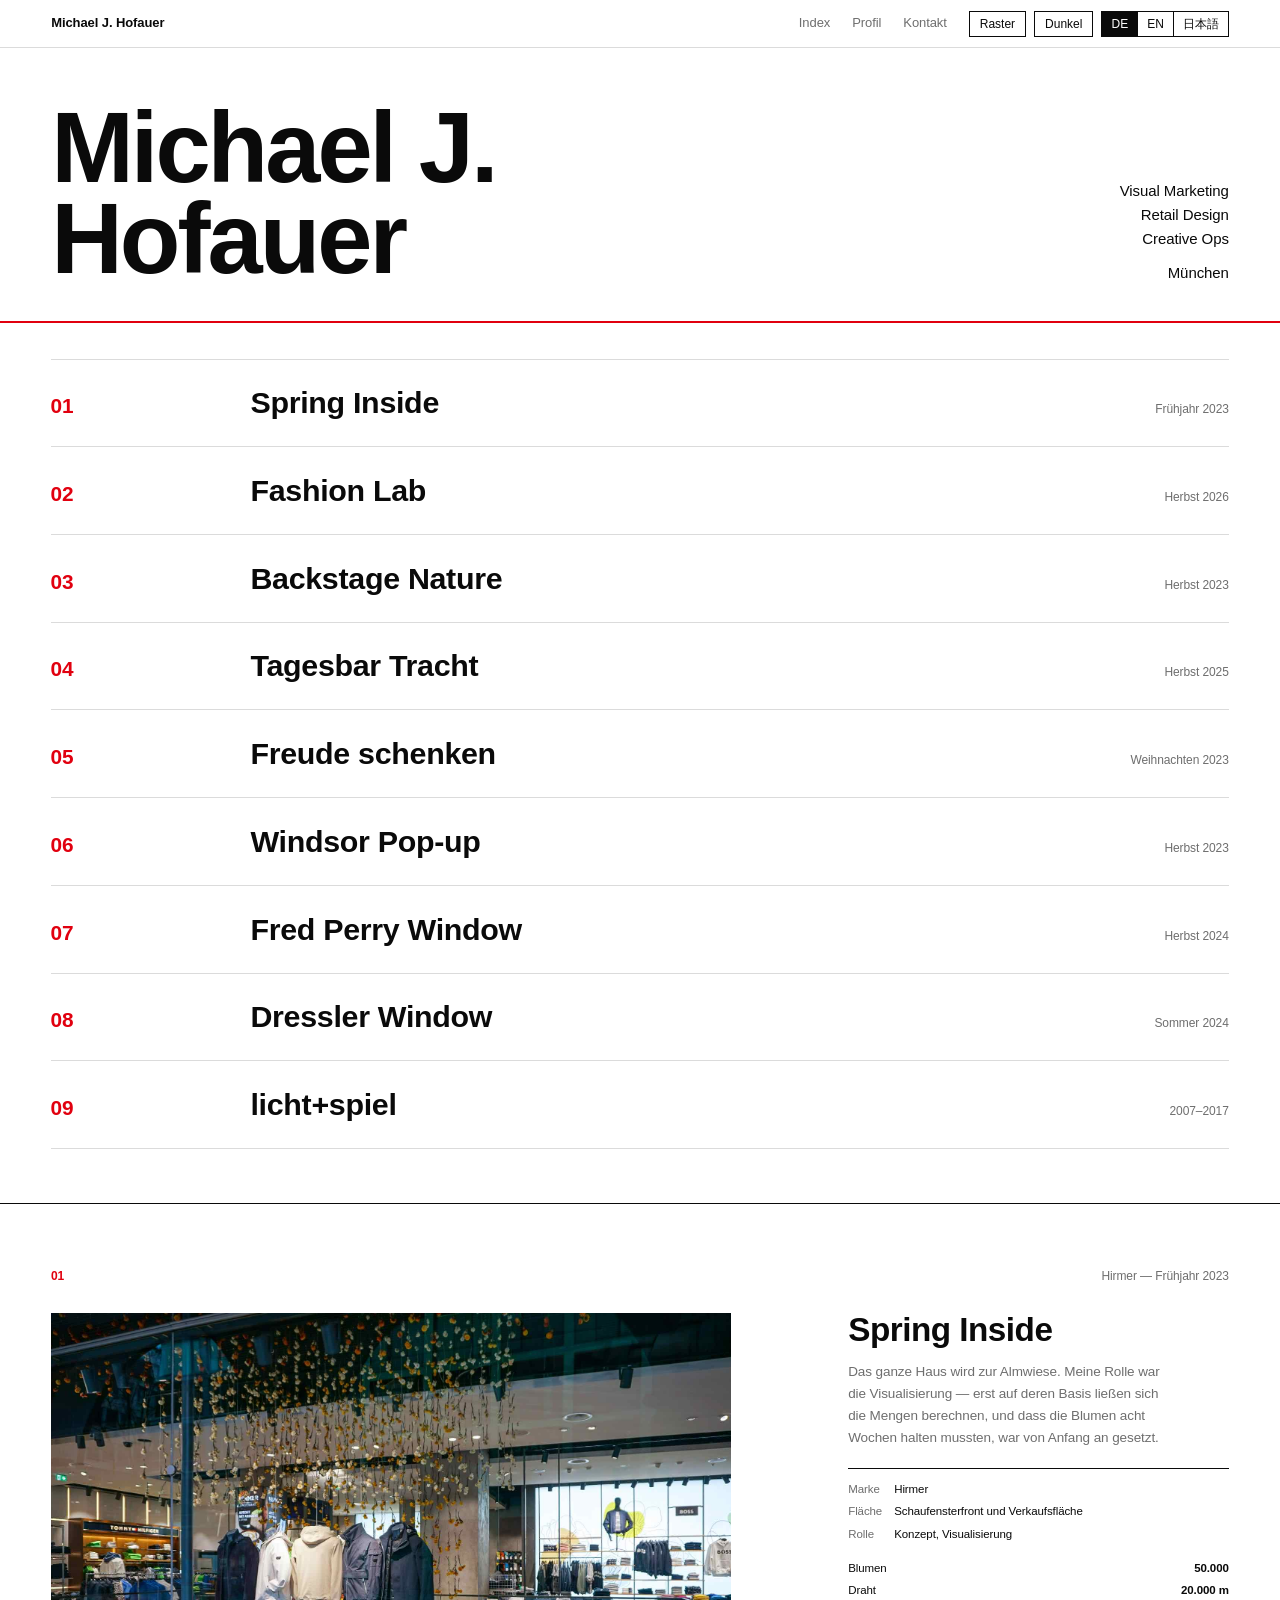
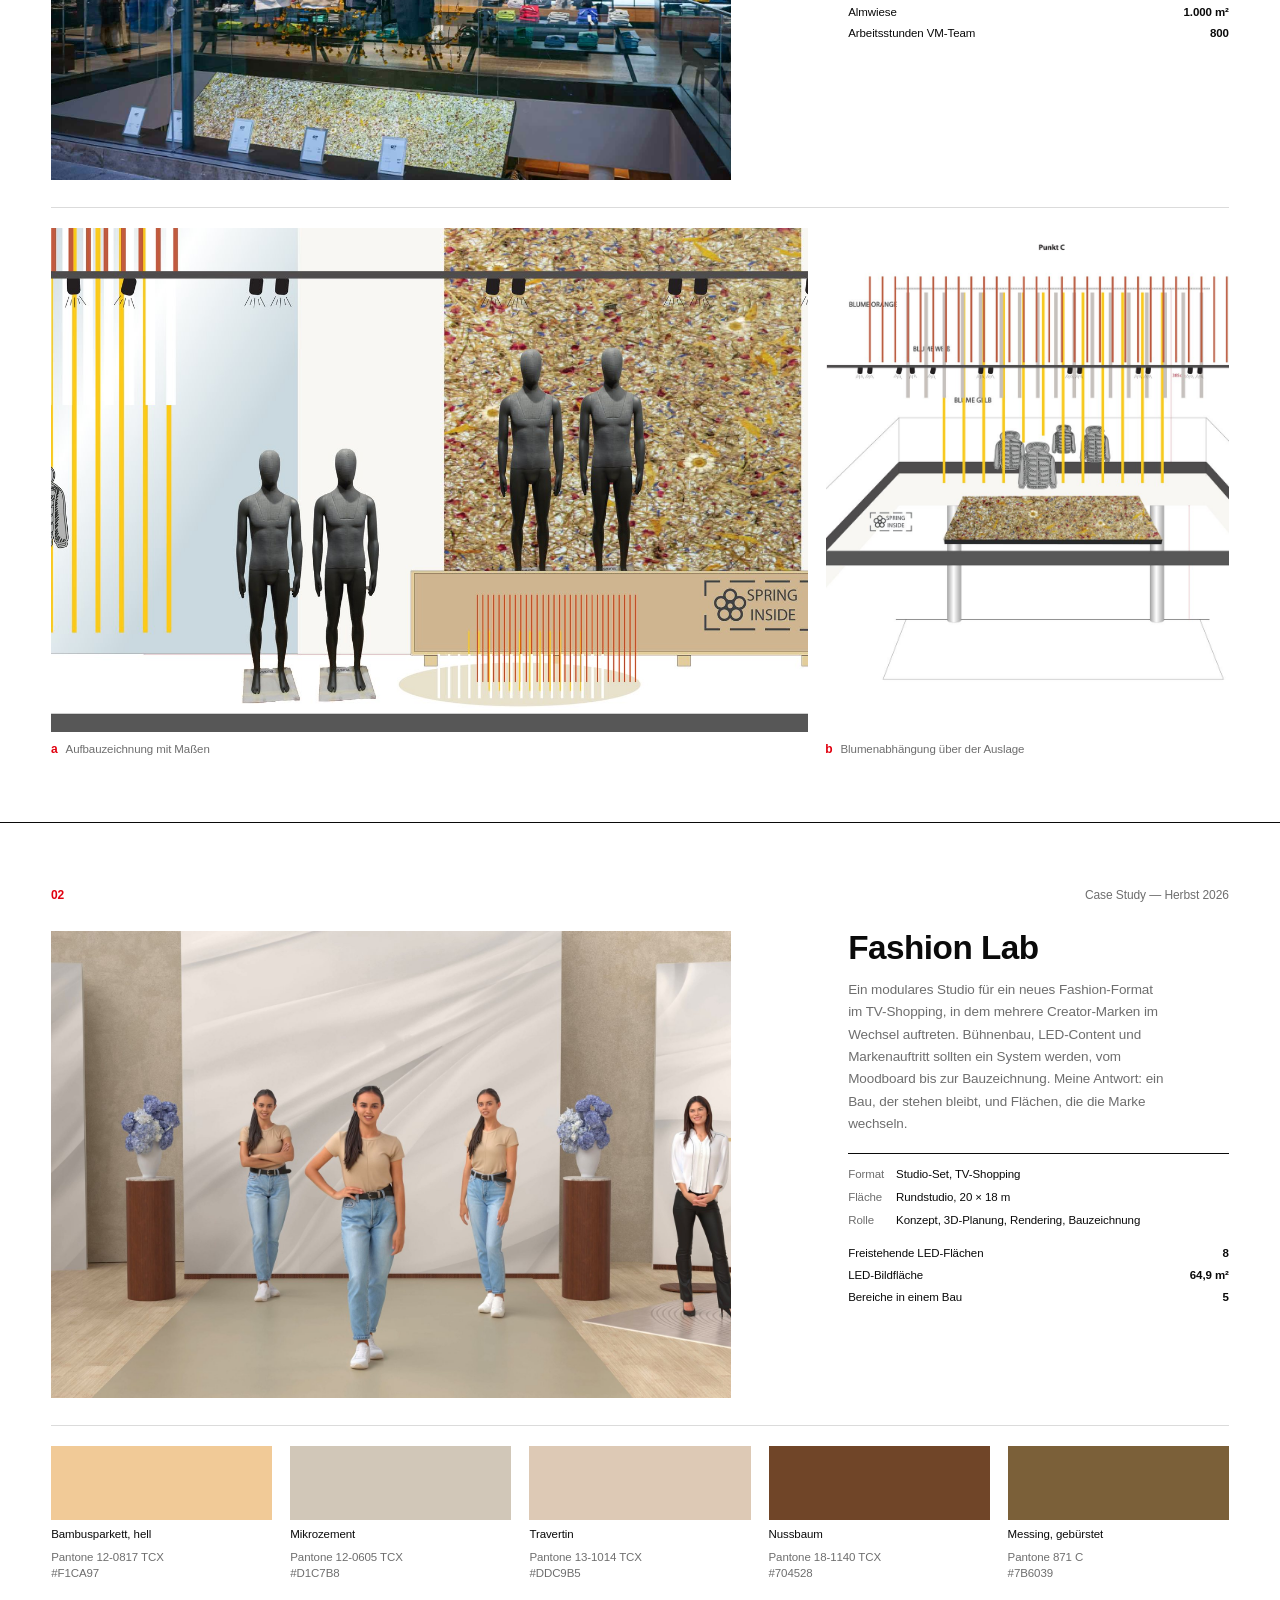
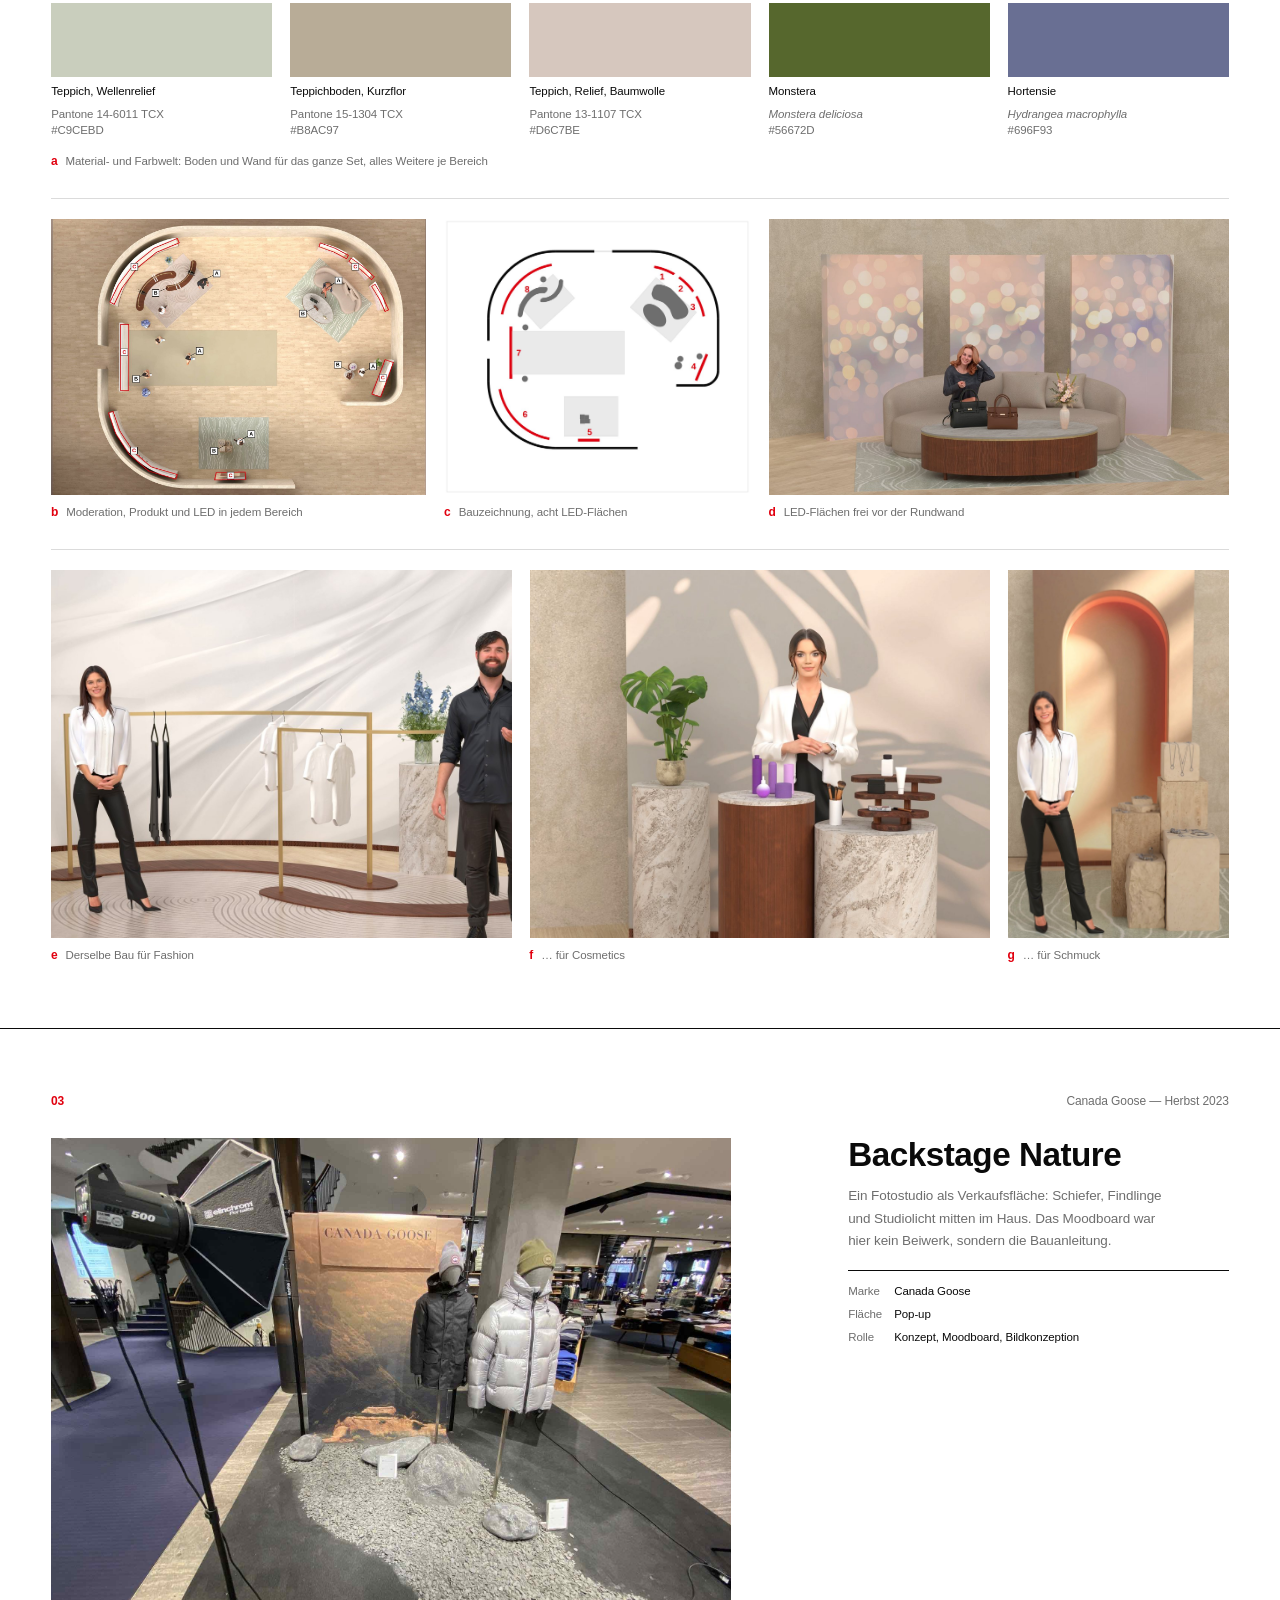
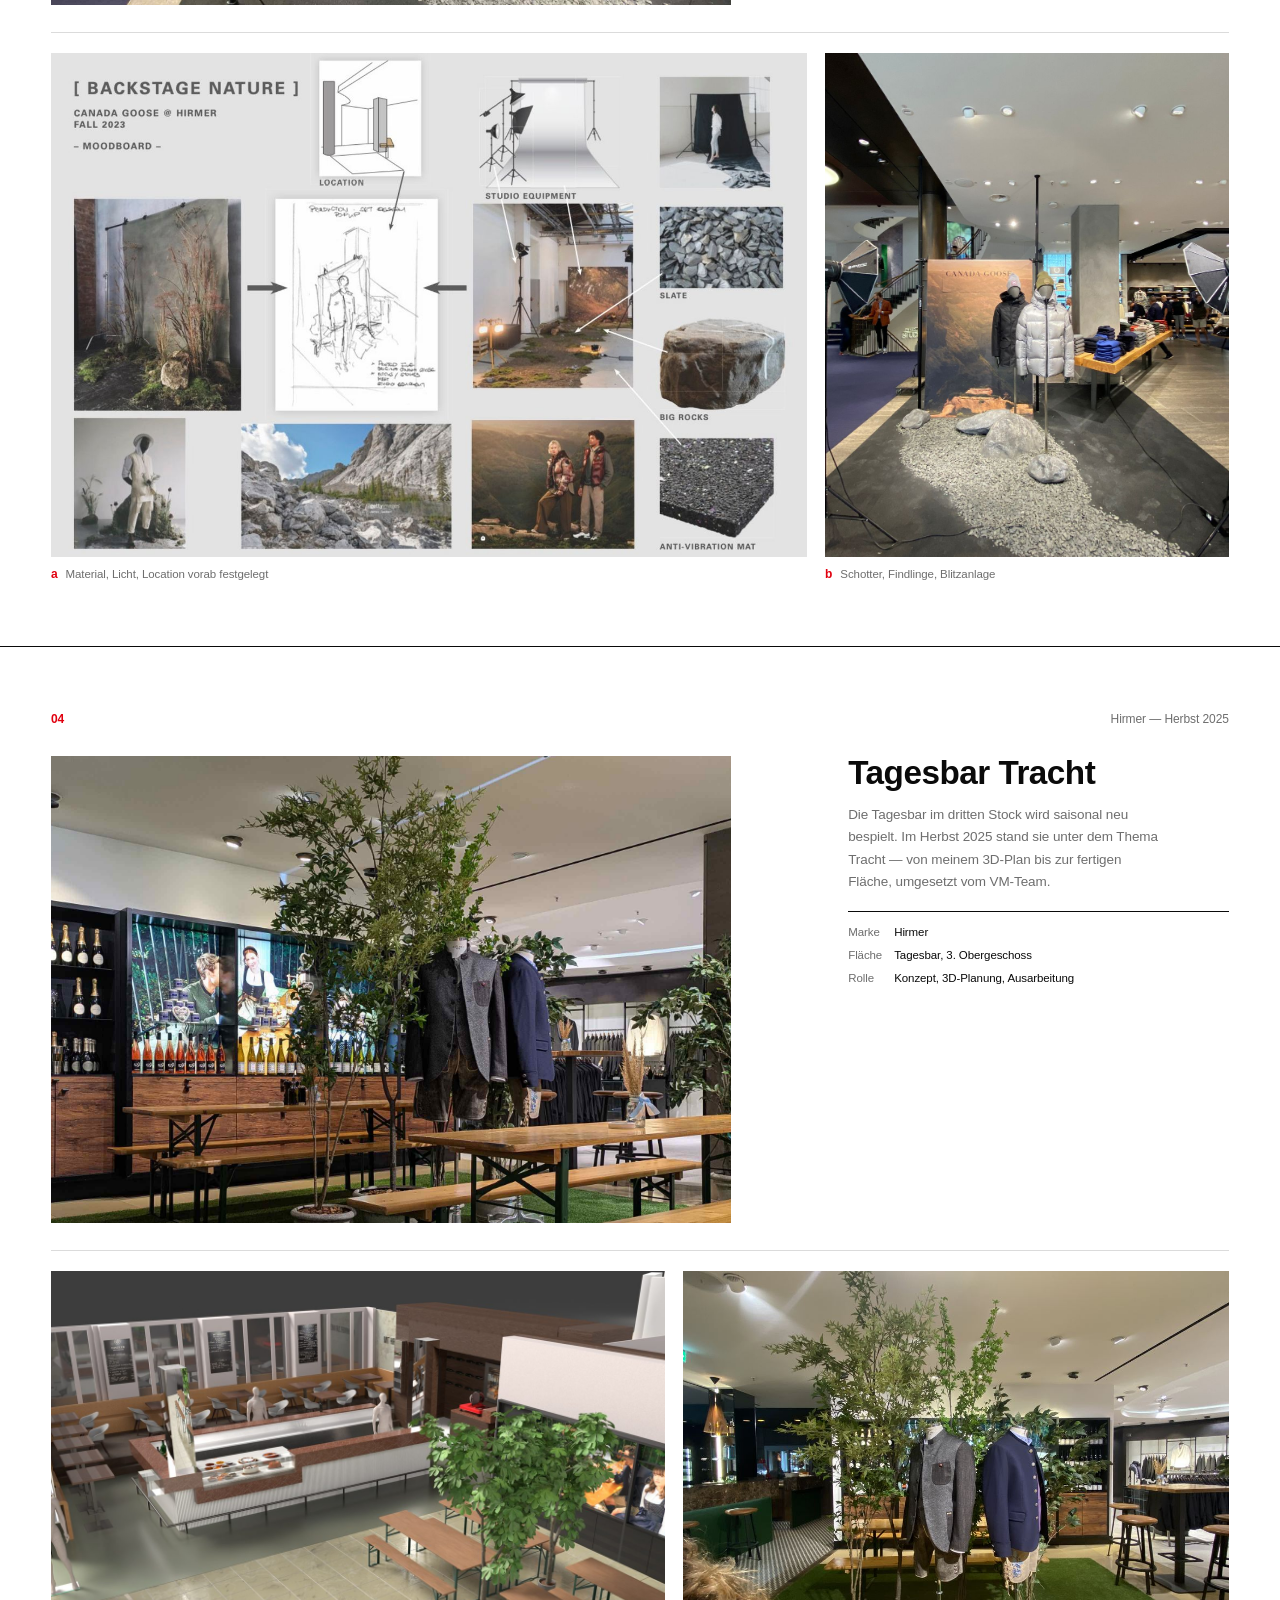
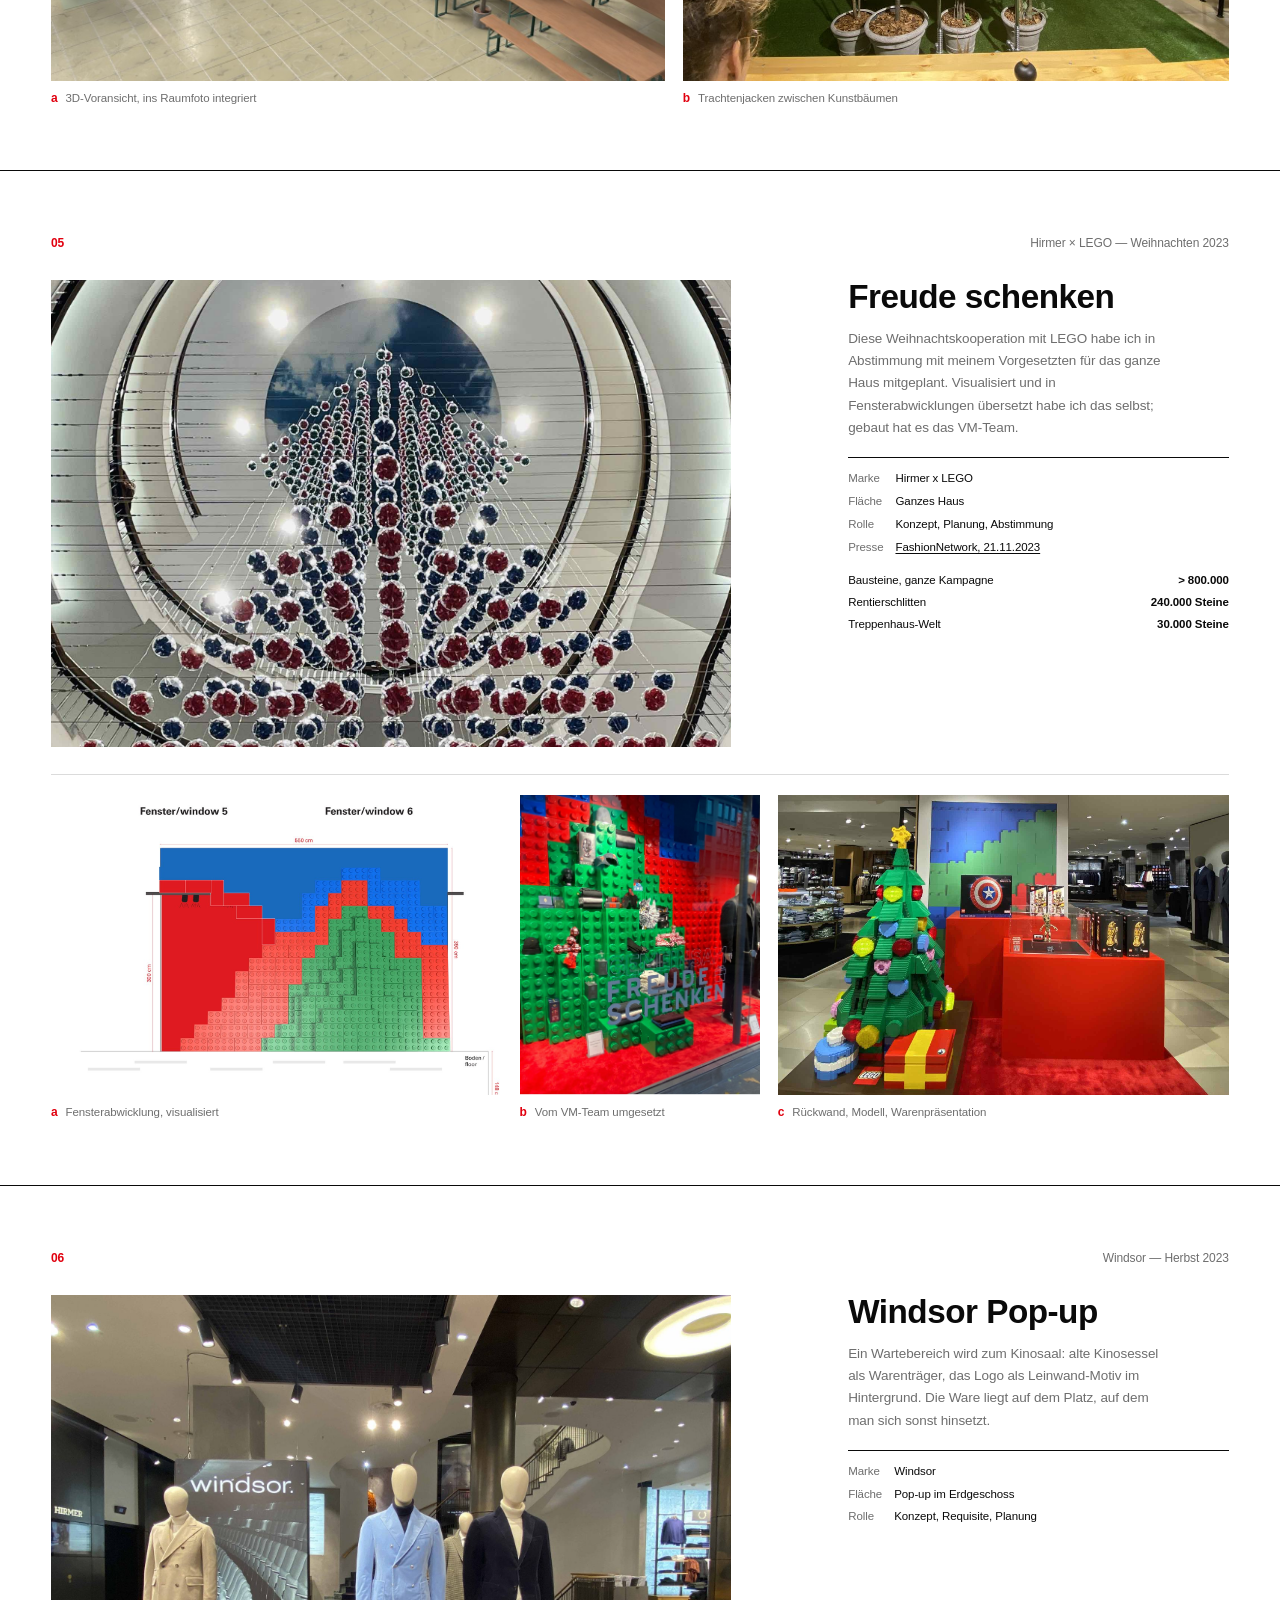
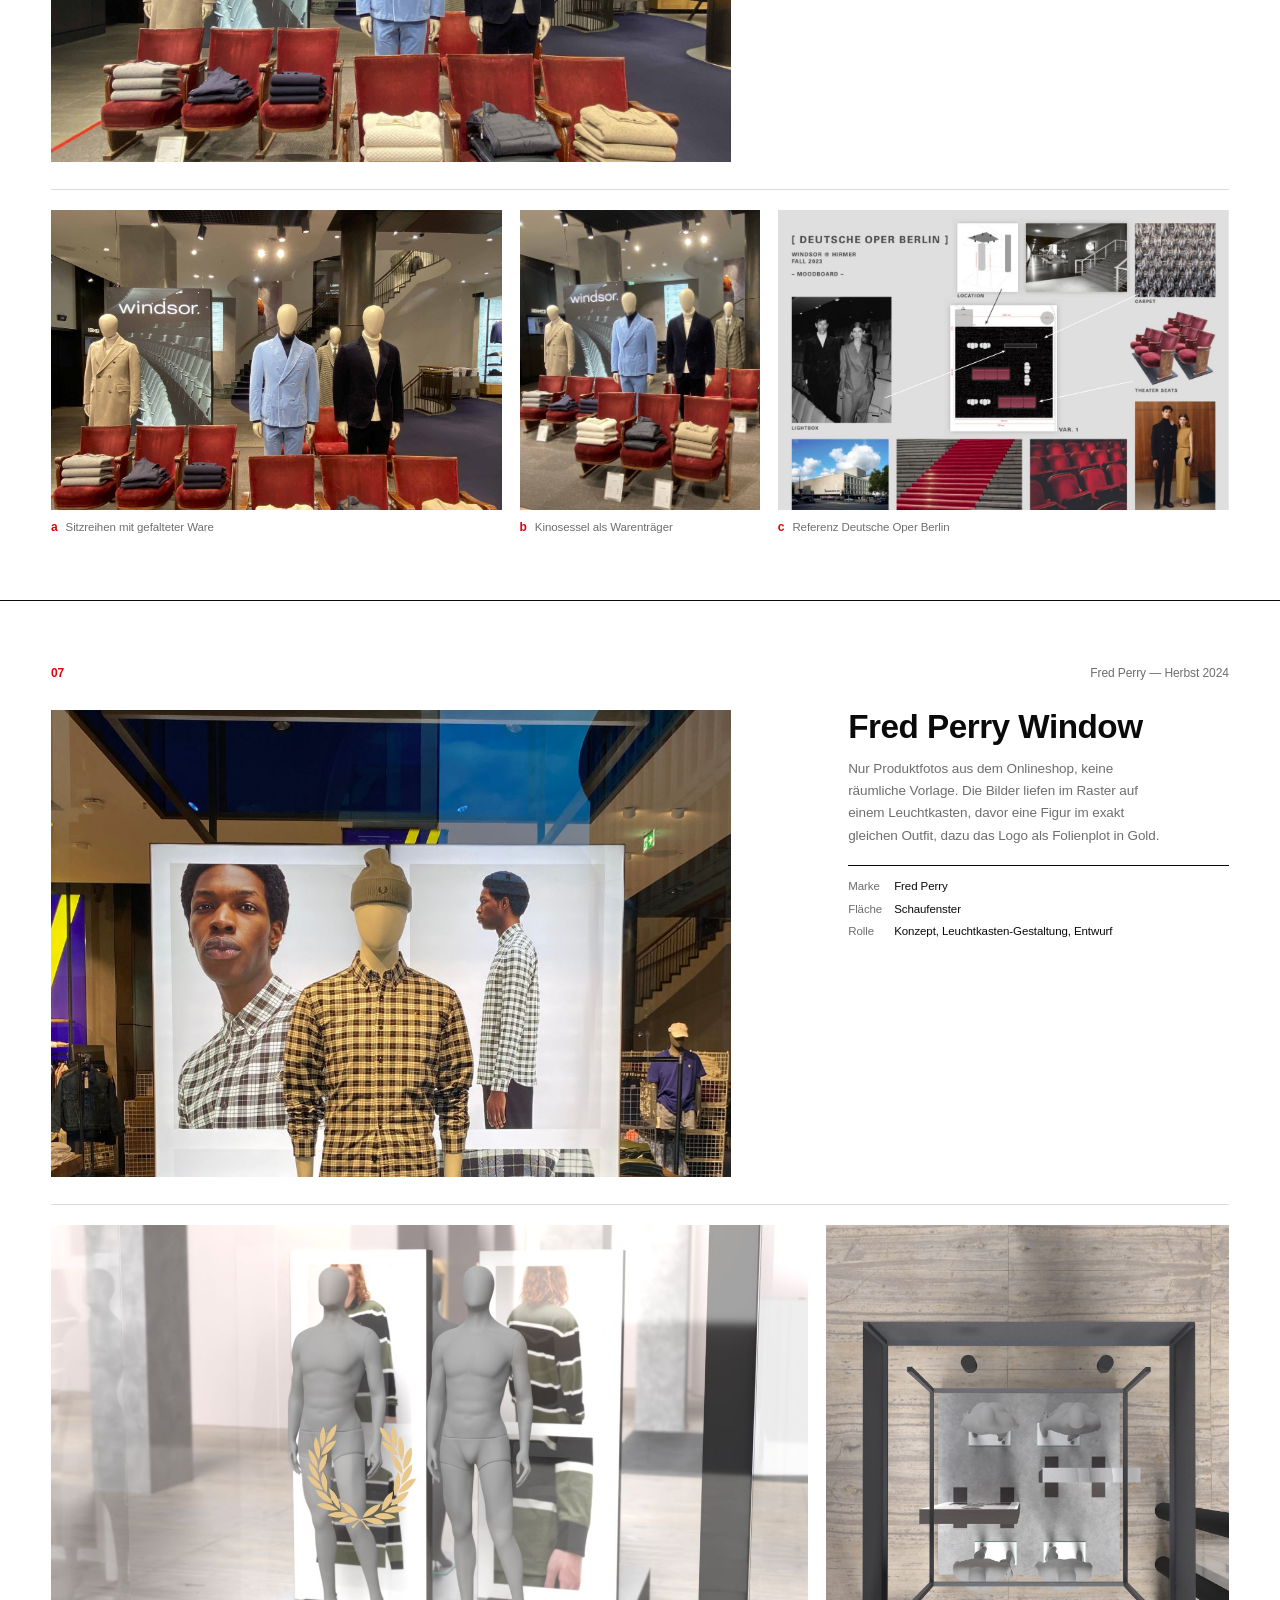
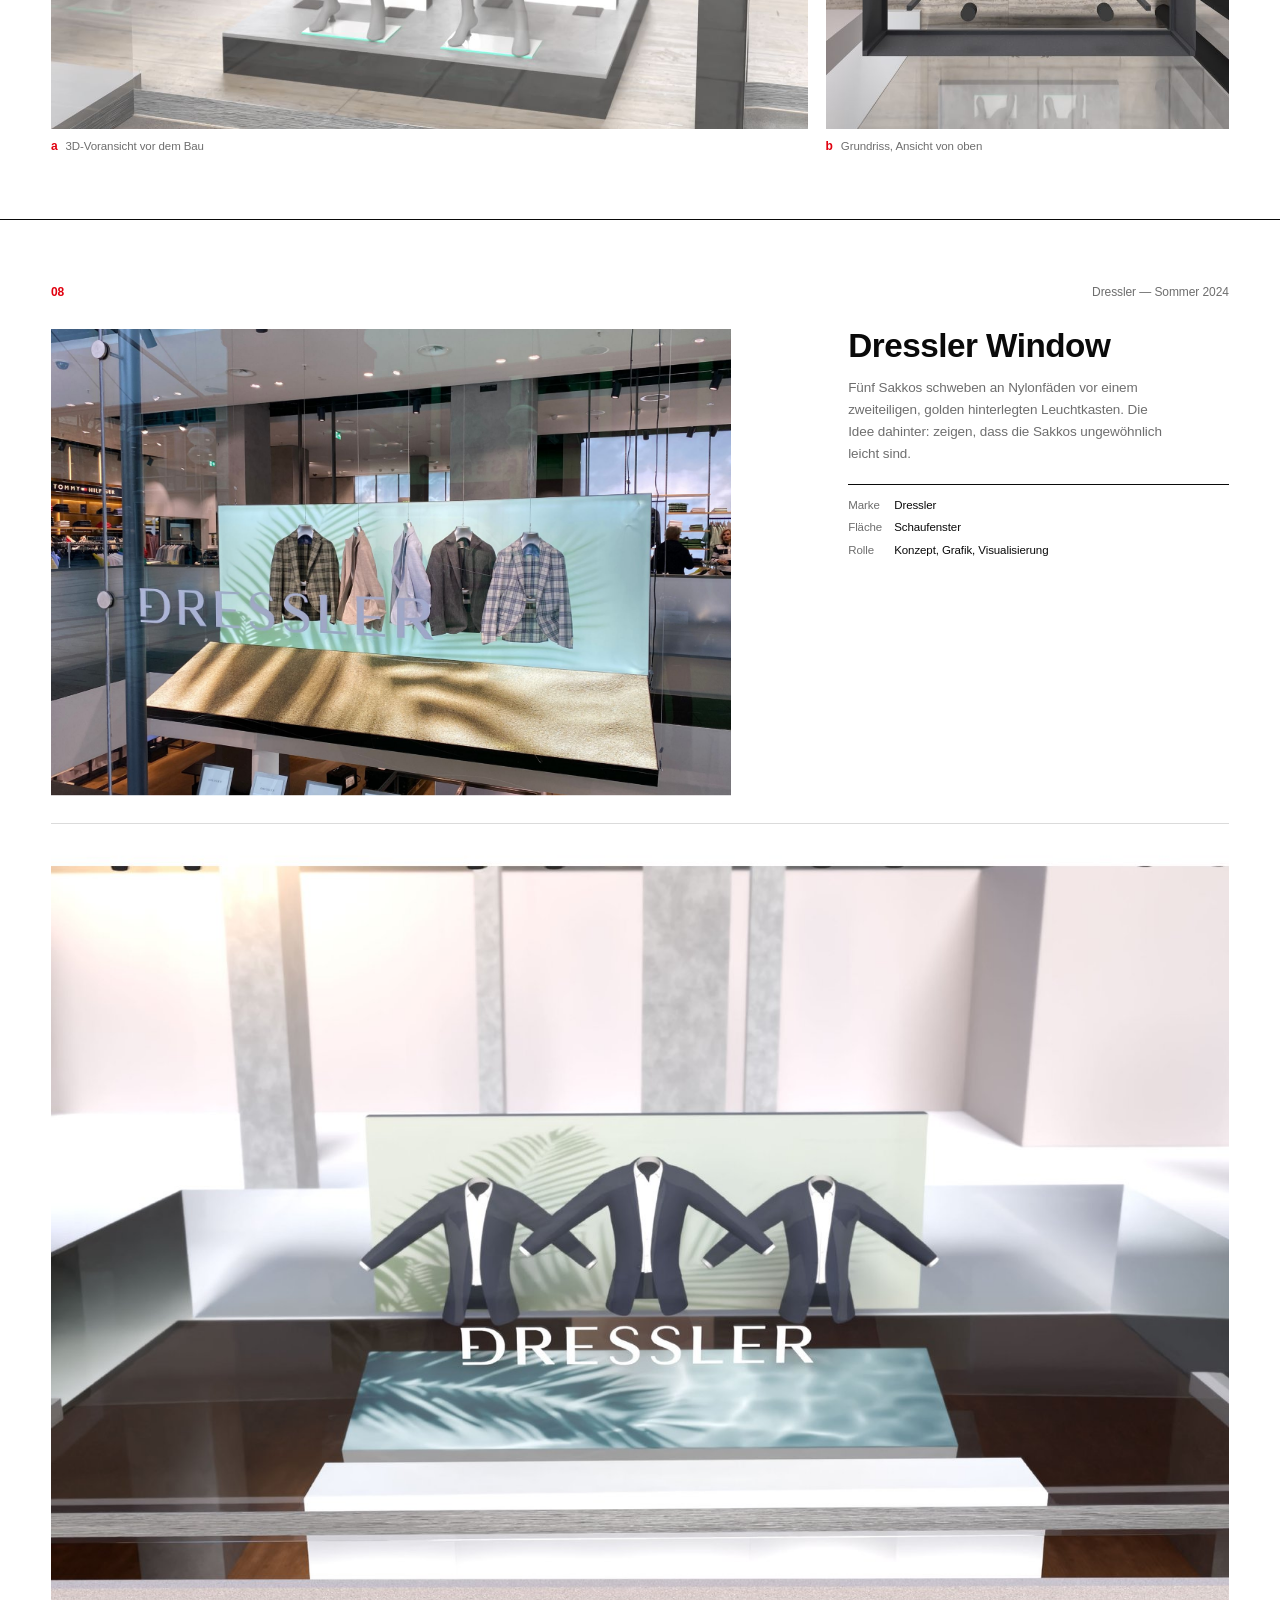
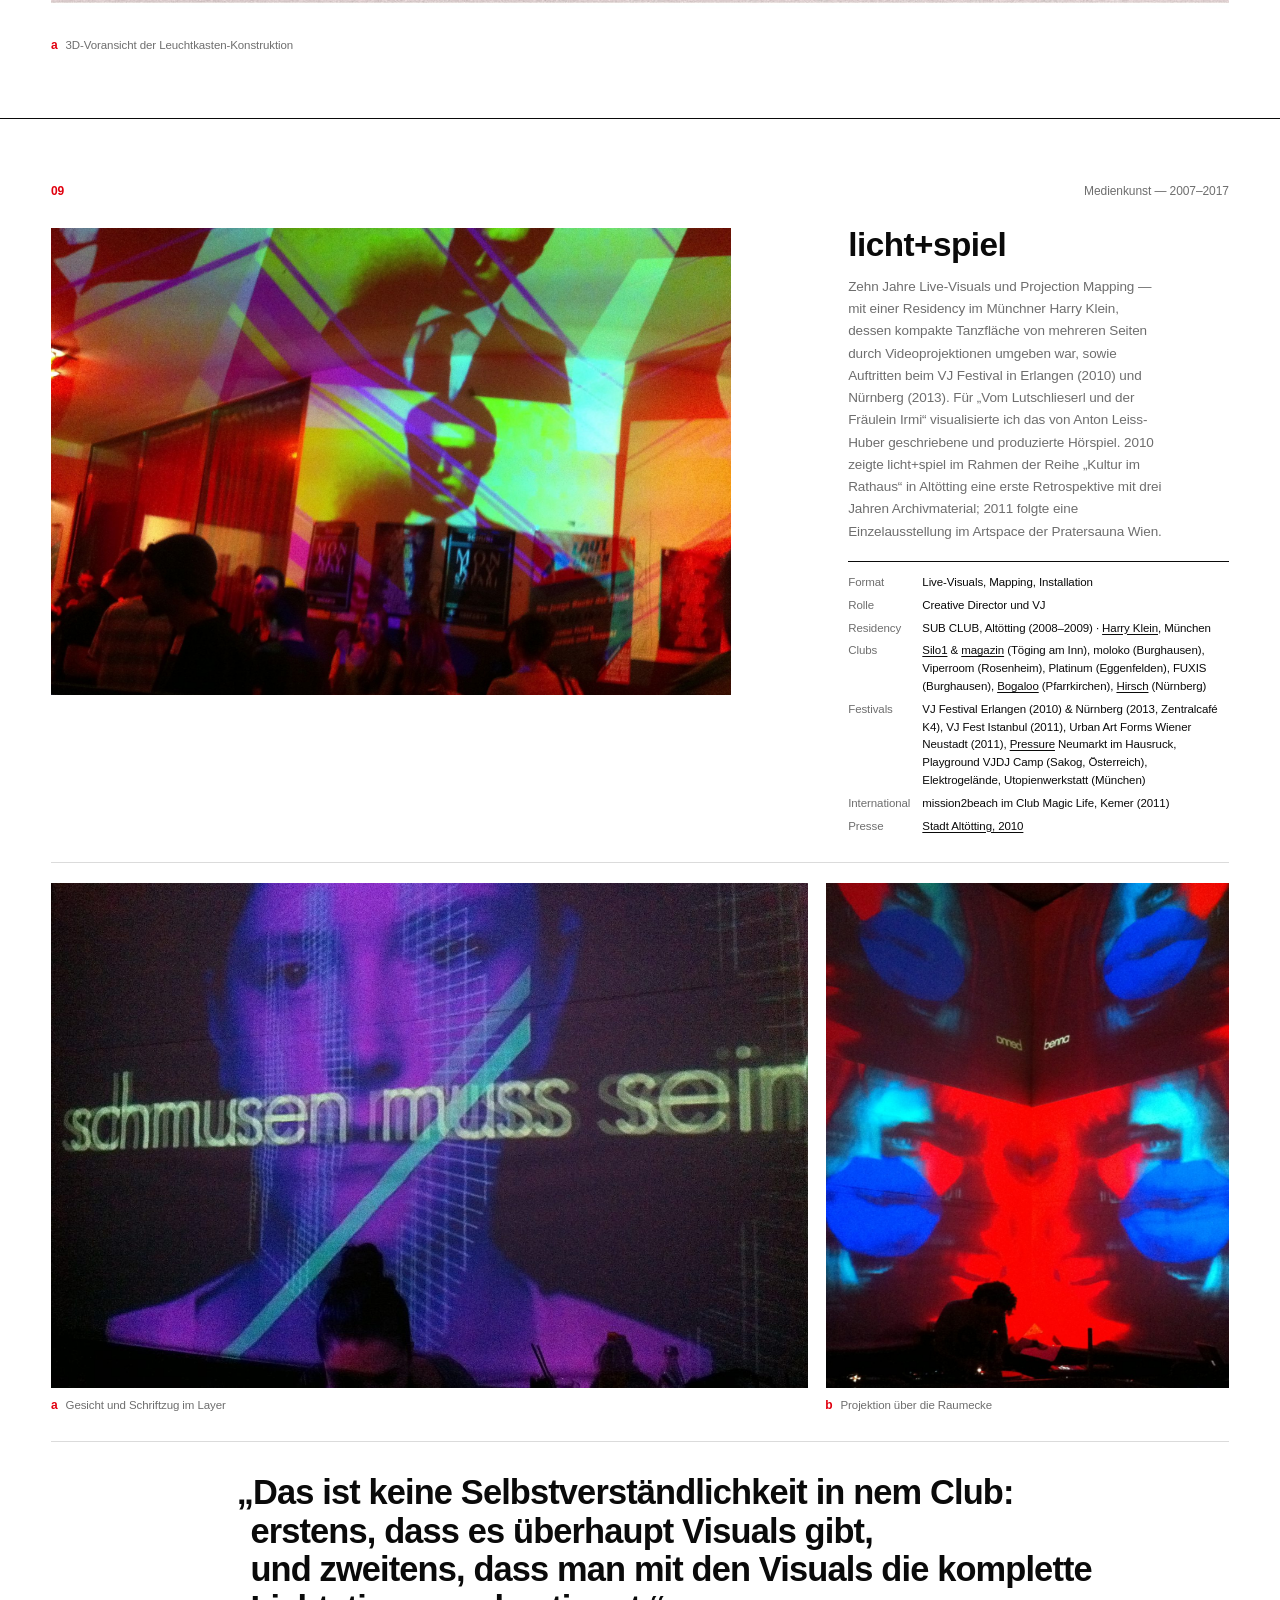
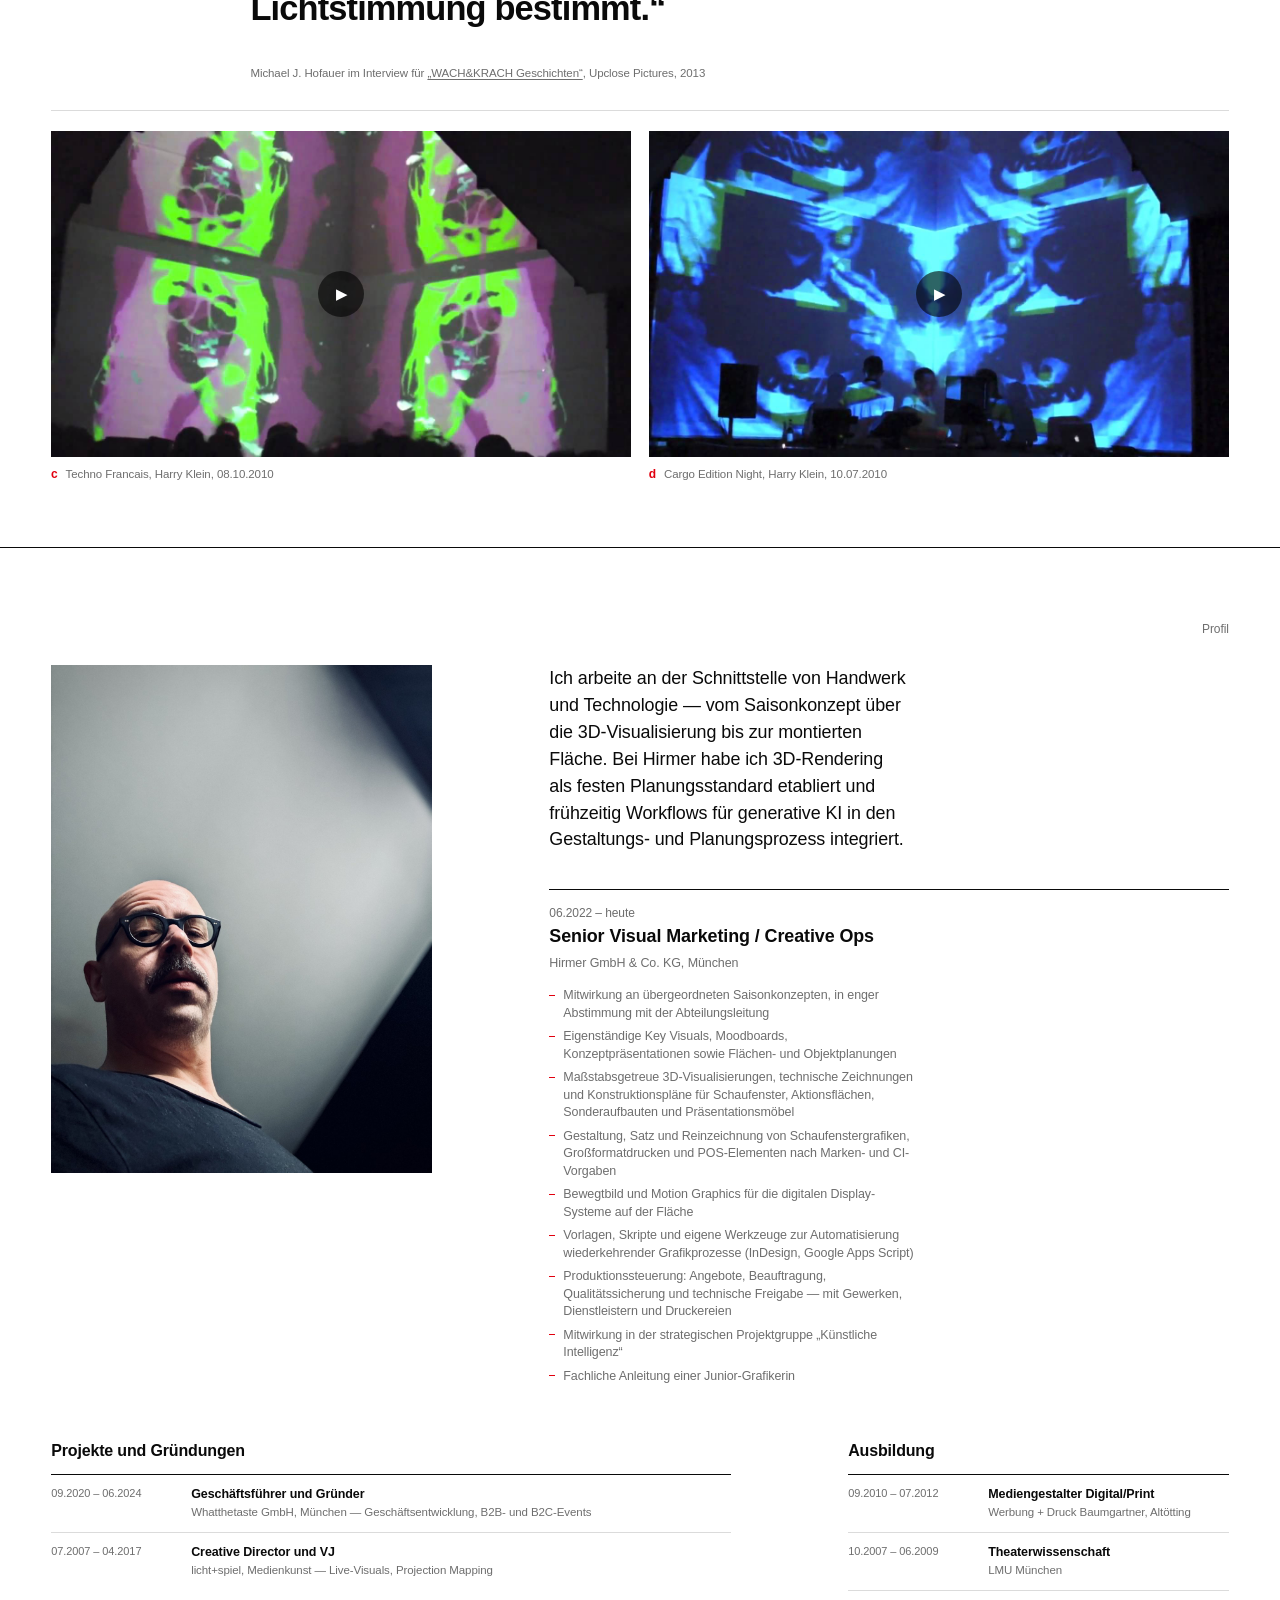
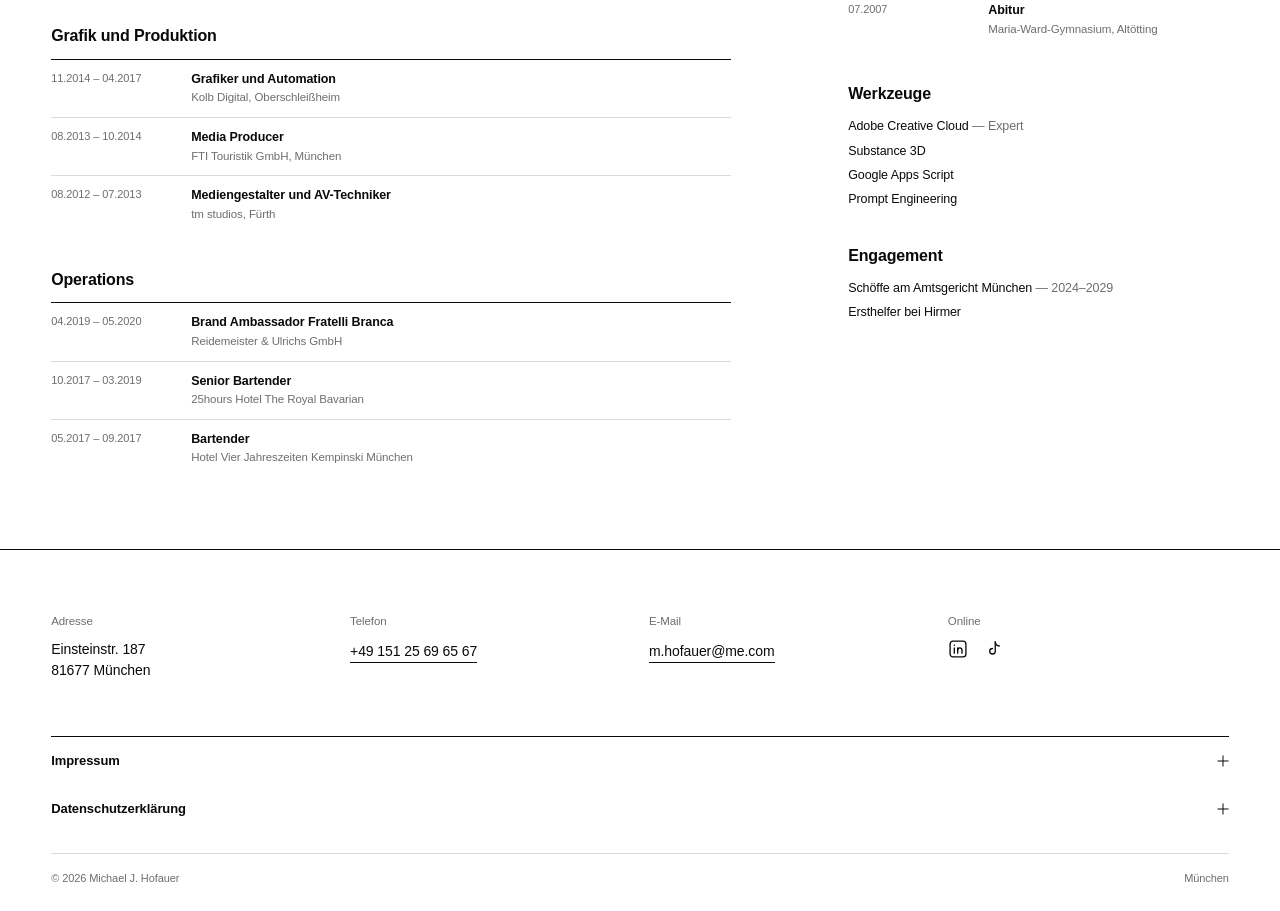
<file: index.html>
<!DOCTYPE html>
<html lang="de">
<head>
<meta charset="UTF-8">
<meta name="viewport" content="width=device-width, initial-scale=1">
<meta http-equiv="Content-Security-Policy" content="default-src 'self'; script-src 'self' 'unsafe-inline'; style-src 'self' 'unsafe-inline'; img-src 'self' data:; font-src 'self'; frame-src https://www.youtube-nocookie.com; connect-src 'none'; object-src 'none'; base-uri 'self'; form-action 'none'">
<meta name="referrer" content="no-referrer">
<title>Michael J. Hofauer — Senior Visual Marketing / Creative Ops</title>
<meta name="description" content="Michael J. Hofauer, Senior Visual Marketing und Creative Ops. Schaufenster, Pop-ups und Verkaufsflächen für Mode. München.">
<meta name="robots" content="index, follow">
<link rel="canonical" href="https://michaelhofauer.com/">
<meta property="og:title" content="Michael J. Hofauer — Visual Marketing / Retail Design / Creative Ops">
<meta property="og:description" content="Schaufenster, Pop-ups und Verkaufsflächen für Mode. München.">
<meta property="og:type" content="website">
<meta property="og:url" content="https://michaelhofauer.com/">
<meta property="og:image" content="https://michaelhofauer.com/images/og.jpg">
<meta name="twitter:card" content="summary_large_image">
<meta name="theme-color" content="#FFFFFF">
<meta name="google-site-verification" content="EONbZrIbhQzEv-G4Ddx9lMLV02RPfBc47AUP3kJ_U7o" />
<link rel="icon" href="data:image/svg+xml,%3Csvg xmlns='http://www.w3.org/2000/svg' viewBox='0 0 100 100'%3E%3Crect width='100' height='100' fill='%230A0A0A'/%3E%3Ctext x='50' y='50' fill='%23fff' font-family='Helvetica,Arial,sans-serif' font-weight='700' font-size='46' text-anchor='middle' dominant-baseline='central' letter-spacing='-2'%3EMH%3C/text%3E%3C/svg%3E">
<script type="application/ld+json">
{
  "@context": "https://schema.org",
  "@type": "Person",
  "name": "Michael J. Hofauer",
  "jobTitle": "Senior Visual Marketing / Creative Ops",
  "url": "https://michaelhofauer.com/",
  "image": "https://michaelhofauer.com/images/portrait.jpg",
  "worksFor": { "@type": "Organization", "name": "Hirmer GmbH & Co. KG" },
  "address": { "@type": "PostalAddress", "addressLocality": "München", "addressCountry": "DE" },
  "sameAs": [
    "https://www.linkedin.com/in/michael-j-hofauer-011858112/",
    "https://www.tiktok.com/@hofi_089"
  ]
}
</script>
<style>
/* ============================================================
   TOKEN — Hell (Standard)
   Papier #FFFFFF · Tinte #0A0A0A · Rot #E1000F (einzige Akzentfarbe)
   Grau #6E6E6E · Linie #DBDBDB
   Dunkel — dieselben Rollen, umgekehrt: Papier wird zu Tinte.
   Rot bleibt in beiden Modi identisch, das ist die Konstante.
   ============================================================ */
:root{
  --paper:#FFFFFF; --ink:#0A0A0A; --red:#E1000F;
  --grey:#6E6E6E; --line:#DBDBDB; --thumb-bg:#EAEAEA;
  --font:"Helvetica Neue", Helvetica, Arial, sans-serif;
  --margin:clamp(18px,4vw,56px);
  --gutter:clamp(10px,1.4vw,22px);
  --ease:cubic-bezier(.16,1,.3,1);
}
html[data-theme="dark"]{
  --paper:#0A0A0A; --ink:#F2F1EE;
  --grey:#9C9C97; --line:#2A2A28; --thumb-bg:#1C1C1A;
}
*,*::before,*::after{ box-sizing:border-box; }
html{ scroll-behavior:smooth; scrollbar-width:thin; scrollbar-color:#aaa transparent; }
::-webkit-scrollbar{ width:9px; }
::-webkit-scrollbar-track{ background:transparent; }
::-webkit-scrollbar-thumb{ background:#aaa; border-radius:5px; }
body{
  margin:0; background:var(--paper); color:var(--ink);
  font-family:var(--font); font-weight:400;
  font-size:15px; line-height:1.55; letter-spacing:-0.006em;
  -webkit-font-smoothing:antialiased;
  transition:background .3s ease, color .3s ease;
}
img{ display:block; width:100%; height:100%; object-fit:cover; }
a{ color:inherit; text-decoration:none; }
p,h1,h2,h3,h4,dl,dd,dt,ul{ margin:0; padding:0; }
ul{ list-style:none; }
::selection{ background:var(--ink); color:var(--paper); }
:focus-visible{ outline:2px solid var(--red); outline-offset:3px; }

.wrap{ padding-inline:var(--margin); }
.grid{ display:grid; grid-template-columns:repeat(12,1fr); gap:var(--gutter); }
.rule-light{ border:0; border-top:1px solid var(--line); margin:0; }
.rule-red{ border:0; border-top:2px solid var(--red); margin:0; }

/* ---------- Kopfleiste ---------- */
.bar{
  position:sticky; top:0; z-index:60; background:color-mix(in srgb, var(--paper) 92%, transparent);
  backdrop-filter:blur(8px); border-bottom:1px solid var(--line);
  display:flex; align-items:center; justify-content:space-between;
  height:48px; padding-inline:var(--margin); font-size:13px;
  transition:background .3s ease, border-color .3s ease;
}
.bar nav{ display:flex; align-items:center; gap:22px; }
.bar nav a{ color:var(--grey); transition:color .2s ease; }
.bar nav a:hover{ color:var(--ink); }
.bar-tools{ display:flex; gap:8px; }
.bar > b{ white-space:nowrap; }
.brand-short{ display:none; }
@media(max-width:640px){
  .bar nav a:not(.tool-link){ display:none; }
  /* enger setzen, damit die laengeren japanischen Beschriftungen einzeilig bleiben */
  .bar-tools{ gap:6px; }
  .tool-btn, .lang-opt{ font-size:11px; padding:4px 7px; }
  .brand-full{ display:none; }
  .brand-short{ display:inline; letter-spacing:.08em; }
}

.tool-btn{
  font-family:var(--font); font-size:12px; white-space:nowrap;
  background:var(--paper); border:1px solid var(--ink); color:var(--ink);
  padding:5px 10px; cursor:pointer; transition:background .2s ease, color .2s ease;
}
.tool-btn:hover{ background:var(--ink); color:var(--paper); }

/* Sprachauswahl: drei Felder in einem Rahmen, das aktive gefuellt */
.lang-select{ display:flex; border:1px solid var(--ink); }
.lang-opt{
  font-family:var(--font); font-size:12px; line-height:1; white-space:nowrap;
  background:var(--paper); color:var(--ink); border:0;
  padding:6px 9px; cursor:pointer;
  transition:background .2s ease, color .2s ease;
}
.lang-opt + .lang-opt{ border-left:1px solid var(--ink); }
.lang-opt:hover{ background:var(--line); }
.lang-opt[aria-current="true"]{ background:var(--ink); color:var(--paper); }

/* ---------- Raster ---------- */
#gridOverlay{
  position:fixed; inset:0; z-index:45; pointer-events:none;
  padding-inline:var(--margin); display:none;
}
#gridOverlay.on{ display:grid; }
#gridOverlay{ grid-template-columns:repeat(12,1fr); gap:var(--gutter); }
#gridOverlay span{ background:rgba(225,0,15,.07); border-inline:1px solid rgba(225,0,15,.3); transition:background .5s var(--ease); }
#gridOverlay span.active{ background:rgba(225,0,15,.24); }


/* Sprunglink: nur sichtbar, wenn er den Fokus hat */
.skip{
  position:absolute; left:-9999px; top:0; z-index:100;
  background:var(--ink); color:var(--paper);
  padding:10px 14px; font-size:13px; text-decoration:none;
}
.skip:focus{ left:0; }
main:focus{ outline:none; }

/* ---------- Fortschritt & Cursor ---------- */
#scrollProgress{
  position:fixed; top:48px; left:0; z-index:55; height:2px; width:100%;
  transform-origin:0 50%; transform:scaleX(0); background:var(--red); pointer-events:none;
}
@media (hover:hover) and (pointer:fine){
  /* Systemcursor nur ausblenden, wenn das Skript den Ersatzring wirklich
     zeichnet — sonst haetten Nutzer mit reduzierter Bewegung oder ohne
     JavaScript gar keinen sichtbaren Zeiger. */
  .cursor-custom body{ cursor:none; }
  .cursor-custom a, .cursor-custom button, .cursor-custom .video-thumb,
  .cursor-custom summary, .cursor-custom [role="button"]{ cursor:none; }
  .cursor-ring{
    position:fixed; top:0; left:0; z-index:70;
    width:14px; height:14px; margin:-7px 0 0 -7px;
    border:1.5px solid var(--ink); border-radius:50%;
    pointer-events:none; opacity:0; transition:opacity .2s ease, transform .15s var(--ease), background .15s ease;
  }
  .cursor-ring.on{ opacity:1; }
  .cursor-ring.big{ transform:scale(1.8); background:var(--red); border-color:var(--red); }
}

/* ---------- Typografie ---------- */
.display{ font-weight:700; letter-spacing:-0.03em; line-height:.92; font-size:clamp(2.6rem,8vw,6.2rem); }
.meta{ font-size:12px; color:var(--grey); }
.lede{ font-size:clamp(1rem,1.4vw,1.2rem); line-height:1.5; max-width:36ch; }
.body-sec{ color:var(--grey); font-size:13.5px; line-height:1.65; max-width:42ch; }

/* ---------- Kopf ---------- */
.head{ padding-block:clamp(28px,6vh,64px) clamp(20px,4vh,40px); }
.head-name{ grid-column:1/span 8; }
.head-meta{ grid-column:10/span 3; align-self:end; text-align:right; }
.head-meta p{ line-height:1.6; }
.head-meta b{ color:var(--ink); font-weight:400; }
@media(max-width:800px){
  .head-name{ grid-column:1/span 12; }
  .head-meta{ grid-column:1/span 12; text-align:left; margin-top:14px; }
}

/* ---------- Index ---------- */
.index-section{ padding-block:clamp(20px,4vh,36px) clamp(36px,6vh,60px); }
.index-row{
  display:grid; grid-template-columns:repeat(12,1fr); gap:var(--gutter);
  align-items:baseline; padding-block:clamp(12px,2.2vh,20px);
  border-top:1px solid var(--line); transition:opacity .3s ease;
}
.index-section:hover .index-row{ opacity:.4; }
.index-row:hover{ opacity:1 !important; }
.index-row:last-child{ border-bottom:1px solid var(--line); }
.idx-num{ grid-column:1/span 2; color:var(--red); font-weight:700; font-size:clamp(1rem,1.8vw,1.3rem); font-variant-numeric:tabular-nums; margin-left:-0.03em; }
.idx-name{ grid-column:3/span 7; font-weight:700; letter-spacing:-0.01em; font-size:clamp(1.1rem,2.6vw,1.9rem); }
.idx-year{ grid-column:11/span 2; text-align:right; font-size:12px; color:var(--grey); }
@media(max-width:800px){
  .idx-name{ grid-column:3/span 9; }
  .idx-year{ grid-column:3/span 9; text-align:left; margin-top:3px; }
}

/* ---------- Projekt ---------- */
.project{ padding-block:clamp(40px,7vh,84px); border-top:1px solid var(--ink); }
.p-head{ display:flex; justify-content:space-between; align-items:baseline; margin-bottom:clamp(18px,3vh,30px); font-size:12px; color:var(--grey); }
.p-head .p-num{ color:var(--red); font-weight:700; margin-left:-0.02em; }

.p-image{ grid-column:1/span 7; aspect-ratio:16/11; background:var(--thumb-bg); overflow:hidden; }
.p-data{ grid-column:9/span 4; }
.p-data h3{ font-weight:700; letter-spacing:-0.015em; font-size:clamp(1.6rem,2.6vw,2.1rem); line-height:1.02; margin-bottom:14px; }
.p-facts{ display:grid; grid-template-columns:auto 1fr; gap:5px 12px; border-top:1px solid var(--ink); padding-top:12px; margin-top:18px; }
.p-facts dt{ font-size:11.5px; color:var(--grey); }
.p-facts dd{ font-size:11.5px; }
.p-facts dd a{ text-decoration:underline; text-underline-offset:2px; }
.p-stats{ display:grid; gap:4px; margin-top:16px; }
.p-stats li{ display:flex; justify-content:space-between; font-size:11.5px; }
.p-stats b{ font-variant-numeric:tabular-nums; }
@media(max-width:800px){ .p-image{ grid-column:1/span 12; } .p-data{ grid-column:1/span 12; margin-top:22px; } }

.strip{ margin-top:clamp(18px,3vh,28px); padding-top:clamp(14px,2.4vh,20px); border-top:1px solid var(--line);
  display:flex; gap:var(--gutter); align-items:stretch; }
.strip-item{ flex:var(--ar,1) 1 0; min-width:0; display:flex; flex-direction:column; }
.strip-item .thumb{ aspect-ratio:var(--ar,4/5); background:var(--thumb-bg); overflow:hidden; margin-bottom:8px; }
.strip-item .thumb img{ width:100%; height:100%; object-fit:cover; }
.strip-item .label{ display:flex; gap:8px; align-items:baseline; }
.strip-item .letter{ color:var(--red); font-weight:700; font-size:12px; margin-left:-0.02em; }
.strip-item .cap{ font-size:11.5px; color:var(--grey); }
/* Farbwelt: reine Farbfelder mit Name, Pantone und Hexwert. Bewusst ohne
   Materialfotos - die stammen aus fremden Quellen und gehoeren nicht auf
   eine oeffentliche Seite. Als Text sind die Namen auch uebersetzbar. */
.farbwelt{ display:grid; grid-template-columns:repeat(5,minmax(0,1fr)); gap:22px var(--gutter);
  list-style:none; margin:0 0 14px; padding:0; }
.farbwelt li{ display:flex; flex-direction:column; gap:7px; min-width:0; }
.farbwelt .feld{ display:block; aspect-ratio:3/1; }
.farbwelt b{ font-weight:400; font-size:11.5px; line-height:1.3; }
.farbwelt li > span:last-child{ font-size:11.5px; line-height:1.4; color:var(--grey); font-variant-numeric:tabular-nums; }
@media(max-width:800px){ .farbwelt{ grid-template-columns:repeat(2,minmax(0,1fr)); } }
@media print{ .farbwelt .feld{ print-color-adjust:exact; -webkit-print-color-adjust:exact; } }

/* 360-Grad-Umfahrt: Standbild als Platzhalter, darueber eine Leinwand,
   die erst nach dem ersten Anfassen die 120 Einzelbilder laedt.
   Steht bereit, ist aber noch nicht im HTML: die Bilder ohne Logos fehlen.
   Das einzusetzende Stueck steht im README unter "360-Grad-Umfahrt". */
.umfahrt{ position:relative; cursor:grab; touch-action:pan-y; outline:0; }
.umfahrt:active{ cursor:grabbing; }
.umfahrt:focus-visible{ outline:2px solid var(--red); outline-offset:2px; }
.umfahrt canvas{ position:absolute; inset:0; width:100%; height:100%; opacity:0; }
.umfahrt.bereit canvas{ opacity:1; }
.umfahrt-hinweis{ position:absolute; left:50%; top:50%; transform:translate(-50%,-50%);
  display:flex; align-items:center; gap:10px; padding:10px 16px; font-size:12px;
  background:var(--paper); color:var(--ink); border:1px solid var(--ink); pointer-events:none;
  transition:opacity .4s var(--ease); }
.umfahrt-hinweis b{ font-weight:400; font-size:18px; line-height:1; }
.umfahrt.benutzt .umfahrt-hinweis{ opacity:0; }
.umfahrt-laden{ position:absolute; left:12px; bottom:12px; font-size:11.5px; color:var(--ink);
  background:var(--paper); padding:4px 8px; font-variant-numeric:tabular-nums; pointer-events:none; }
.umfahrt-laden[hidden]{ display:none; }
@media print{ .umfahrt canvas,.umfahrt-hinweis,.umfahrt-laden{ display:none !important; } }

/* Bauzeichnung in zwei Fassungen, je eine pro Thema. Ein Filter
   (invert + hue-rotate) haette das Rot der LED-Flaechen rosa gemacht. */
.plan-hell .nur-dunkel{ display:none; }
html[data-theme="dark"] .plan-hell{ background:#151313 !important; }
html[data-theme="dark"] .plan-hell .nur-hell{ display:none; }
html[data-theme="dark"] .plan-hell .nur-dunkel{ display:block; }

/* Pull Quote — eigene Rasterzeile. Das oeffnende Anfuehrungszeichen haengt
   in den Rand, damit der erste Buchstabe optisch auf der Spaltenkante sitzt;
   dieselbe Logik wie das negative margin-left an den roten Ziffern. */
.pq{ margin:clamp(18px,3vh,28px) 0 0; padding-top:clamp(20px,3.4vh,32px);
     border-top:1px solid var(--line); }
.pq blockquote{ grid-column:3/span 9; margin:0; }
.pq p{ margin:0; font-weight:700; letter-spacing:-0.025em; line-height:1.12;
       font-size:clamp(1.25rem,2.7vw,2.15rem); }
/* Praemisse / erstens / zweitens stehen als eigene Zeilen — der Satz hat die
   Gliederung selbst, die Typografie macht sie nur sichtbar */
.pq-l{ display:block; }
.pq-l:first-child{ text-indent:-0.4em; }
.pq figcaption{ grid-column:3/span 9; margin-top:clamp(14px,2.2vh,20px);
                font-size:11.5px; color:var(--grey); }
.pq figcaption a{ text-decoration:underline; text-underline-offset:2px; }
/* 「 ist vollbreit, die Glyphe sitzt in der rechten Haelfte — daher halber Geviertzug */
html[lang="ja"] .pq p{ letter-spacing:0; line-height:1.5; }
html[lang="ja"] .pq-l:first-child{ text-indent:-0.5em; }
@media(max-width:800px){ .pq blockquote, .pq figcaption{ grid-column:1/span 12; } }
.strip-full{ flex-basis:100%; }
@media(max-width:640px){
  .strip{ flex-direction:column; }
  .strip-item{ flex:none; }
}
.strip-item.reveal{ opacity:0; transform:translateY(14px); transition:opacity .6s var(--ease), transform .6s var(--ease); }
.strip-item.reveal.in{ opacity:1; transform:none; }

.video-thumb{ position:relative; background:#111; }
.video-thumb iframe{ position:absolute; inset:0; width:100%; height:100%; border:0; }
.play-btn{
  position:absolute; inset:0; margin:auto; width:46px; height:46px;
  display:flex; align-items:center; justify-content:center;
  border-radius:50%; background:rgba(0,0,0,.6); color:#fff; font-size:15px; padding-left:2px; pointer-events:none;
}

/* ---------- Profil ---------- */
.profile{ padding-block:clamp(48px,8vh,90px); border-top:1px solid var(--ink); }
.portrait{ grid-column:1/span 4; aspect-ratio:3/4; overflow:hidden; background:var(--thumb-bg); }
.prof-lede{ grid-column:6/span 7; }
.prof-lede .lede{ margin-bottom:clamp(24px,4vh,40px); }
.now{ border-top:1px solid var(--ink); padding-top:14px; }
.now h3{ font-weight:700; font-size:clamp(1rem,1.4vw,1.2rem); margin-bottom:3px; }
.now .where{ font-size:12.5px; color:var(--grey); margin-bottom:14px; }
.duties{ display:grid; gap:6px; max-width:44ch; }
.duties li{ position:relative; padding-left:14px; font-size:12.5px; color:var(--grey); line-height:1.4; }
.duties li::before{ content:""; position:absolute; left:0; top:.6em; width:6px; height:1px; background:var(--red); }
.prof-cols{ margin-top:clamp(40px,6vh,70px); }
.track{ grid-column:1/span 7; }
.side{ grid-column:9/span 4; }
.cv-head{ font-weight:700; font-size:1rem; letter-spacing:-0.01em; margin-bottom:10px; }
.cv-head.second{ margin-top:34px; }
.cv-list li{ display:grid; grid-template-columns:8.4em 1fr; gap:4px 14px; padding-block:10px; border-top:1px solid var(--line); }
.cv-list li:first-child{ border-top:1px solid var(--ink); }
.cv-list .when{ font-size:11px; color:var(--grey); font-variant-numeric:tabular-nums; }
.cv-list .role{ font-size:12.5px; font-weight:700; }
.cv-list .where{ font-size:11.5px; color:var(--grey); }
.skills{ display:grid; gap:5px; }
.skills li{ font-size:12.5px; }
.skills li .qual{ color:var(--grey); }
@media(max-width:800px){
  .portrait{ grid-column:1/span 12; margin-bottom:26px; }
  .prof-lede{ grid-column:1/span 12; }
  .track{ grid-column:1/span 12; }
  .side{ grid-column:1/span 12; margin-top:40px; }
  .cv-list li{ grid-template-columns:1fr; }
}

/* ---------- Fuß ---------- */
.footer{ padding-block:clamp(44px,7vh,80px) 24px; border-top:1px solid var(--ink); }
.foot-col{ grid-column:span 3; }
.foot-col h4{ font-size:11.5px; color:var(--grey); margin-bottom:8px; font-weight:400; }
.foot-col p,.foot-col a{ font-size:14px; }
.foot-col a{ display:inline-block; border-bottom:1px solid var(--ink); }
.social{ display:flex; gap:16px; margin-top:6px; }
.social svg{ width:20px; height:20px; }
.social a{ border-bottom:0 !important; color:var(--ink); }
.social a:hover{ color:var(--red); }
@media(max-width:800px){ .foot-col{ grid-column:span 6; margin-bottom:24px; } }

.legal{ margin-top:clamp(36px,6vh,60px); border-top:1px solid var(--ink); }
details summary{ list-style:none; cursor:pointer; padding-block:14px; display:flex; justify-content:space-between; align-items:center; font-size:13px; font-weight:700; }
details summary::-webkit-details-marker{ display:none; }
.sign{ position:relative; width:11px; height:11px; flex:none; }
.sign::before,.sign::after{ content:""; position:absolute; background:var(--ink); left:50%; top:50%; transform:translate(-50%,-50%); }
.sign::before{ width:11px; height:1px; }
.sign::after{ width:1px; height:11px; transition:transform .3s var(--ease); }
details[open] .sign::after{ transform:translate(-50%,-50%) scaleY(0); }
.legal-body{ padding-bottom:26px; display:grid; grid-template-columns:repeat(12,1fr); gap:var(--gutter); }
.legal-body .col{ grid-column:span 4; }
.legal-body h5{ font-size:12px; font-weight:700; margin-bottom:6px; }
.legal-body p{ font-size:12px; line-height:1.6; color:var(--grey); }
@media(max-width:800px){ .legal-body .col{ grid-column:1/span 12; margin-bottom:20px; } }
.legal-full{ padding-bottom:10px; max-width:76ch; }
.legal-full h5{ font-size:12px; font-weight:700; margin:20px 0 6px; }
.legal-full h5:first-child{ margin-top:0; }
.legal-full p{ font-size:12px; line-height:1.65; color:var(--grey); margin-bottom:6px; }
.legal-full a{ color:var(--ink); text-decoration:underline; text-underline-offset:2px; }
.legal-note{ font-size:11.5px; color:var(--grey); font-style:italic; margin-top:14px; padding-top:14px; border-top:1px solid var(--line); }
.colophon{ display:flex; justify-content:space-between; padding-top:16px; border-top:1px solid var(--line); margin-top:20px; }
.colophon span{ font-size:11px; color:var(--grey); }


/* ============================================================
   JAPANISCH — Typografie
   Lateinische Schnitte zuerst, damit Zahlen und Eigennamen in der
   Helvetica bleiben; Kana und Kanji greifen auf die System-Gothic-
   Schnitte zurueck. Kein Webfont, keine externe Abhaengigkeit.
   ============================================================ */
html[lang="ja"]{
  --font:"Helvetica Neue", Helvetica, Arial, "Hiragino Sans", "Hiragino Kaku Gothic ProN",
         "Yu Gothic Medium", "Yu Gothic", "Noto Sans JP", Meiryo, sans-serif;
}
html[lang="ja"] body{ letter-spacing:.02em; line-height:1.85; font-feature-settings:"palt" 1; }
html[lang="ja"] p, html[lang="ja"] li, html[lang="ja"] dd, html[lang="ja"] dt, html[lang="ja"] .cap{
  word-break:normal; line-break:strict; overflow-wrap:break-word;
}
html[lang="ja"] .body-sec, html[lang="ja"] .lede{ line-height:1.95; letter-spacing:.035em; }
html[lang="ja"] .cap{ line-height:1.7; letter-spacing:.02em; }
html[lang="ja"] .p-facts dt, html[lang="ja"] .tool-btn, html[lang="ja"] .p-head{ letter-spacing:.09em; }
html[lang="ja"] .display{ letter-spacing:-.045em; }
html[lang="ja"] .idx-name{ letter-spacing:-.01em; }

.head-name-ja{
  grid-column:1/span 7; display:block; margin-top:16px;
  font-size:13px; font-weight:400; color:var(--grey); letter-spacing:.34em;
}
html:not([lang="ja"]) .head-name-ja{ display:none; }
@media(max-width:800px){ .head-name-ja{ grid-column:1/span 12; } }

@media print{
  .bar,#gridOverlay,#scrollProgress,.cursor-ring,.play-btn,.skip{ display:none !important; }
  html,html[data-theme="dark"]{ --paper:#fff !important; --ink:#000 !important; --grey:#555 !important; --line:#ccc !important; }
  html[data-theme="dark"] .plan-hell{ background:#fff !important; }
  html[data-theme="dark"] .plan-hell .nur-hell{ display:block !important; }
  html[data-theme="dark"] .plan-hell .nur-dunkel{ display:none !important; }
  body{ cursor:auto !important; }
  a{ text-decoration:underline; }
  details:not([open]) > *:not(summary){ display:block !important; }
  .project{ break-inside:avoid; }
  .strip-item.reveal{ opacity:1 !important; transform:none !important; transition:none !important; }
  a[href^="http"]:after{ content:" (" attr(href) ")"; font-size:10px; color:#555; font-weight:400; }
}
@media (prefers-reduced-motion:reduce){
  html{ scroll-behavior:auto; }
  *{ transition-duration:.01ms !important; }
}
</style>
</head>
<body>
<a class="skip" href="#inhalt" data-i18n="a11y.skip">Zum Inhalt springen</a>

<header class="bar">
  <b><span class="brand-full">Michael J. Hofauer</span><span class="brand-short">MJH</span></b>
  <nav>
    <a href="#index" data-i18n="nav.index">Index</a>
    <a href="#profil" data-i18n="nav.profil">Profil</a>
    <a href="#kontakt" data-i18n="nav.kontakt">Kontakt</a>
    <div class="bar-tools">
      <button class="tool-btn" id="gridToggle" data-i18n="nav.grid">Raster</button>
      <button class="tool-btn" id="themeToggle" data-i18n="nav.dark">Dunkel</button>
      <div class="lang-select" role="group" aria-label="Sprache · Language · 言語">
        <button class="lang-opt" data-lang="de" lang="de" aria-current="true">DE</button>
        <button class="lang-opt" data-lang="en" lang="en" aria-current="false">EN</button>
        <button class="lang-opt" data-lang="ja" lang="ja" aria-current="false">日本語</button>
      </div>
    </div>
  </nav>
</header>
<div id="scrollProgress" aria-hidden="true"></div>
<div id="gridOverlay" class="wrap" aria-hidden="true">
  <span></span><span></span><span></span><span></span><span></span><span></span>
  <span></span><span></span><span></span><span></span><span></span><span></span>
</div>
<div class="cursor-ring" id="cursorRing" aria-hidden="true"></div>

<main id="inhalt" tabindex="-1">

<!-- ========================= KOPF ========================= -->
<section class="head wrap grid">
  <h1 class="head-name display">Michael J.<br>Hofauer</h1>
  <span class="head-name-ja" aria-hidden="true">ミヒャエル・J・ホファウアー</span>
  <div class="head-meta">
    <p><b data-i18n="hero.role1">Visual Marketing</b><br><span data-i18n="hero.role2">Retail Design</span><br><span data-i18n="hero.role3">Creative Ops</span></p>
    <p style="margin-top:10px" data-i18n="hero.city">München</p>
  </div>
</section>
<hr class="rule-red">

<!-- ========================= INDEX ========================= -->
<section class="index-section wrap" id="index">
  <a class="index-row" href="#p1"><span class="idx-num">01</span><span class="idx-name">Spring Inside</span><span class="idx-year" data-i18n="idx.date1">Frühjahr 2023</span></a>
  <a class="index-row" href="#p9"><span class="idx-num">02</span><span class="idx-name">Fashion Lab</span><span class="idx-year" data-i18n="idx.date9">Herbst 2026</span></a>
  <a class="index-row" href="#p2"><span class="idx-num">03</span><span class="idx-name">Backstage Nature</span><span class="idx-year" data-i18n="idx.date2">Herbst 2023</span></a>
  <a class="index-row" href="#p3"><span class="idx-num">04</span><span class="idx-name">Tagesbar Tracht</span><span class="idx-year" data-i18n="idx.date3">Herbst 2025</span></a>
  <a class="index-row" href="#p4"><span class="idx-num">05</span><span class="idx-name" data-i18n="idx.name4">Freude schenken</span><span class="idx-year" data-i18n="idx.date4">Weihnachten 2023</span></a>
  <a class="index-row" href="#p5"><span class="idx-num">06</span><span class="idx-name">Windsor Pop-up</span><span class="idx-year" data-i18n="idx.date5">Herbst 2023</span></a>
  <a class="index-row" href="#p6"><span class="idx-num">07</span><span class="idx-name">Fred Perry Window</span><span class="idx-year" data-i18n="idx.date6">Herbst 2024</span></a>
  <a class="index-row" href="#p7"><span class="idx-num">08</span><span class="idx-name">Dressler Window</span><span class="idx-year" data-i18n="idx.date7">Sommer 2024</span></a>
  <a class="index-row" href="#p8"><span class="idx-num">09</span><span class="idx-name">licht+spiel</span><span class="idx-year">2007–2017</span></a>
</section>

<!-- ========================= 01 SPRING INSIDE ========================= -->
<section class="project wrap" id="p1">
  <div class="p-head"><span class="p-num">01</span><span data-i18n="p1.kicker">Hirmer — Frühjahr 2023</span></div>
  <div class="grid">
    <div class="p-image" style="background:#545a58"><img src="images/spring-hero.jpg" width="2000" height="1249" alt="Spring Inside" loading="lazy"></div>
    <div class="p-data">
      <h3>Spring Inside</h3>
      <p class="body-sec" data-i18n="p1.desc">Das ganze Haus wird zur Almwiese. Meine Rolle war die Visualisierung — erst auf deren Basis ließen sich die Mengen berechnen, und dass die Blumen acht Wochen halten mussten, war von Anfang an gesetzt.</p>
      <dl class="p-facts">
        <dt data-i18n="lbl.marke">Marke</dt><dd>Hirmer</dd>
        <dt data-i18n="lbl.flaeche">Fläche</dt><dd data-i18n="p1.flaeche">Schaufensterfront und Verkaufsfläche</dd>
        <dt data-i18n="lbl.rolle">Rolle</dt><dd data-i18n="p1.rolle">Konzept, Visualisierung</dd>
      </dl>
      <ul class="p-stats">
        <li><span data-i18n="p1.stat1">Blumen</span><b data-i18n="p1.stat1val">50.000</b></li>
        <li><span data-i18n="p1.stat2">Draht</span><b data-i18n="p1.stat2val">20.000 m</b></li>
        <li><span data-i18n="p1.stat3">Almwiese</span><b data-i18n="p1.stat3val">1.000 m²</b></li>
        <li><span data-i18n="p1.stat4">Arbeitsstunden VM-Team</span><b>800</b></li>
      </ul>
    </div>
  </div>
  <div class="strip">
    <div class="strip-item n2" style="--ar:1.5005"><div class="thumb" style="background:#bfb7a3"><img src="images/spring-plan.jpg" width="1400" height="933" alt="Plan" loading="lazy"></div>
      <div class="label"><span class="letter">a</span><span class="cap" data-i18n="p1.stripA">Aufbauzeichnung mit Maßen</span></div></div>
    <div class="strip-item n2" style="--ar:0.8"><div class="thumb" style="background:#e8e5de"><img src="images/spring-detail.jpg" width="1000" height="1250" alt="Fläche" loading="lazy"></div>
      <div class="label"><span class="letter">b</span><span class="cap" data-i18n="p1.stripB">Blumenabhängung über der Auslage</span></div></div>
  </div>
</section>

<!-- ========================= 02 FASHION LAB =========================
     Steht an zweiter Stelle, traegt aber die id p9: die ids p1-p8 sind
     von aussen verlinkt (llms.txt) und bleiben stabil. Angezeigt werden
     die Nummern in Seitenreihenfolge, unabhaengig von der id.
     Alle Bilder sind logofrei: Marken auf Waenden, LED-Flaechen und
     Produkten wurden im Quellprojekt entfernt (mjh_ci, praesentation/
     hse24/portfolio/logos-entfernen.py). Bitte nur von dort ersetzen. -->
<section class="project wrap" id="p9">
  <div class="p-head"><span class="p-num">02</span><span data-i18n="p9.kicker">Case Study — Herbst 2026</span></div>
  <div class="grid">
    <div class="p-image" style="background:#b9ac9f"><img src="images/fashionlab-hero.jpg" width="2000" height="1250" alt="Fashion Lab" loading="lazy"></div>
    <div class="p-data">
      <h3>Fashion Lab</h3>
      <p class="body-sec" data-i18n="p9.desc">Ein modulares Studio für ein neues Fashion-Format im TV-Shopping, in dem mehrere Creator-Marken im Wechsel auftreten. Bühnenbau, LED-Content und Markenauftritt sollten ein System werden, vom Moodboard bis zur Bauzeichnung. Meine Antwort: ein Bau, der stehen bleibt, und Flächen, die die Marke wechseln.</p>
      <dl class="p-facts">
        <dt data-i18n="lbl.format">Format</dt><dd data-i18n="p9.format">Studio-Set, TV-Shopping</dd>
        <dt data-i18n="lbl.flaeche">Fläche</dt><dd data-i18n="p9.flaeche">Rundstudio, 20 × 18 m</dd>
        <dt data-i18n="lbl.rolle">Rolle</dt><dd data-i18n="p9.rolle">Konzept, 3D-Planung, Rendering, Bauzeichnung</dd>
      </dl>
      <ul class="p-stats">
        <li><span data-i18n="p9.stat1">Freistehende LED-Flächen</span><b>8</b></li>
        <li><span data-i18n="p9.stat2">LED-Bildfläche</span><b data-i18n="p9.stat2val">64,9 m²</b></li>
        <li><span data-i18n="p9.stat3">Bereiche in einem Bau</span><b>5</b></li>
      </ul>
    </div>
  </div>
  <div class="strip">
    <div class="strip-item strip-full">
      <ul class="farbwelt">
        <li><span class="feld" style="background:#F1CA97"></span><b data-i18n="p9.mat1">Bambusparkett, hell</b><span>Pantone 12-0817 TCX<br>#F1CA97</span></li>
        <li><span class="feld" style="background:#D1C7B8"></span><b data-i18n="p9.mat2">Mikrozement</b><span>Pantone 12-0605 TCX<br>#D1C7B8</span></li>
        <li><span class="feld" style="background:#DDC9B5"></span><b data-i18n="p9.mat3">Travertin</b><span>Pantone 13-1014 TCX<br>#DDC9B5</span></li>
        <li><span class="feld" style="background:#704528"></span><b data-i18n="p9.mat4">Nussbaum</b><span>Pantone 18-1140 TCX<br>#704528</span></li>
        <li><span class="feld" style="background:#7B6039"></span><b data-i18n="p9.mat5">Messing, gebürstet</b><span>Pantone 871 C<br>#7B6039</span></li>
        <li><span class="feld" style="background:#C9CEBD"></span><b data-i18n="p9.mat6">Teppich, Wellenrelief</b><span>Pantone 14-6011 TCX<br>#C9CEBD</span></li>
        <li><span class="feld" style="background:#B8AC97"></span><b data-i18n="p9.mat7">Teppichboden, Kurzflor</b><span>Pantone 15-1304 TCX<br>#B8AC97</span></li>
        <li><span class="feld" style="background:#D6C7BE"></span><b data-i18n="p9.mat8">Teppich, Relief, Baumwolle</b><span>Pantone 13-1107 TCX<br>#D6C7BE</span></li>
        <li><span class="feld" style="background:#56672D"></span><b data-i18n="p9.mat9">Monstera</b><span><i>Monstera deliciosa</i><br>#56672D</span></li>
        <li><span class="feld" style="background:#696F93"></span><b data-i18n="p9.mat10">Hortensie</b><span><i>Hydrangea macrophylla</i><br>#696F93</span></li>
      </ul>
      <div class="label"><span class="letter">a</span><span class="cap" data-i18n="p9.material">Material- und Farbwelt: Boden und Wand für das ganze Set, alles Weitere je Bereich</span></div></div>
  </div>
  <div class="strip">
    <div class="strip-item n3" style="--ar:1.3592"><div class="thumb" style="background:#c5ad92"><img src="images/fashionlab-layout.jpg" width="1400" height="1030" alt="Grundlayout" loading="lazy"></div>
      <div class="label"><span class="letter">b</span><span class="cap" data-i18n="p9.stripA">Moderation, Produkt und LED in jedem Bereich</span></div></div>
    <div class="strip-item n3" style="--ar:1.1102"><div class="thumb plan-hell" style="background:#f5f3f3"><img class="nur-hell" src="images/fashionlab-plan.jpg" width="1400" height="1261" alt="Bauzeichnung" loading="lazy"><img class="nur-dunkel" src="images/fashionlab-plan-dunkel.jpg" width="1400" height="1261" alt="Bauzeichnung" loading="lazy"></div>
      <div class="label"><span class="letter">c</span><span class="cap" data-i18n="p9.stripB">Bauzeichnung, acht LED-Flächen</span></div></div>
    <div class="strip-item n3" style="--ar:1.6667"><div class="thumb" style="background:#a99686"><img src="images/fashionlab-led.jpg" width="1400" height="840" alt="LED-Flächen" loading="lazy"></div>
      <div class="label"><span class="letter">d</span><span class="cap" data-i18n="p9.stripC">LED-Flächen frei vor der Rundwand</span></div></div>
  </div>
  <div class="strip">
    <div class="strip-item n3" style="--ar:1.25"><div class="thumb" style="background:#c5b9b0"><img src="images/fashionlab-fashion.jpg" width="1100" height="880" alt="Fashion" loading="lazy"></div>
      <div class="label"><span class="letter">e</span><span class="cap" data-i18n="p9.stripD">Derselbe Bau für Fashion</span></div></div>
    <div class="strip-item n3" style="--ar:1.25"><div class="thumb" style="background:#baa796"><img src="images/fashionlab-cosmetics.jpg" width="1100" height="880" alt="Cosmetics" loading="lazy"></div>
      <div class="label"><span class="letter">f</span><span class="cap" data-i18n="p9.stripE">… für Cosmetics</span></div></div>
    <div class="strip-item n3" style="--ar:0.6"><div class="thumb" style="background:#b2957b"><img src="images/fashionlab-schmuck.jpg" width="900" height="1500" alt="Schmuck" loading="lazy"></div>
      <div class="label"><span class="letter">g</span><span class="cap" data-i18n="p9.stripF">… für Schmuck</span></div></div>
  </div>
  </div>
</section>

<!-- ========================= 03 BACKSTAGE NATURE ========================= -->
<section class="project wrap" id="p2">
  <div class="p-head"><span class="p-num">03</span><span data-i18n="p2.kicker">Canada Goose — Herbst 2023</span></div>
  <div class="grid">
    <div class="p-image" style="background:#736e68"><img src="images/canadagoose-hero.jpg" width="2000" height="1250" alt="Backstage Nature" loading="lazy"></div>
    <div class="p-data">
      <h3>Backstage Nature</h3>
      <p class="body-sec" data-i18n="p2.desc">Ein Fotostudio als Verkaufsfläche: Schiefer, Findlinge und Studiolicht mitten im Haus. Das Moodboard war hier kein Beiwerk, sondern die Bauanleitung.</p>
      <dl class="p-facts">
        <dt data-i18n="lbl.marke">Marke</dt><dd data-i18n="p2.marke">Canada Goose</dd>
        <dt data-i18n="lbl.flaeche">Fläche</dt><dd data-i18n="p2.flaeche">Pop-up</dd>
        <dt data-i18n="lbl.rolle">Rolle</dt><dd data-i18n="p2.rolle">Konzept, Moodboard, Bildkonzeption</dd>
      </dl>
    </div>
  </div>
  <div class="strip">
    <div class="strip-item n2" style="--ar:1.5005"><div class="thumb" style="background:#b4b3b1"><img src="images/canadagoose-moodboard.jpg" width="1400" height="933" alt="Moodboard" loading="lazy"></div>
      <div class="label"><span class="letter">a</span><span class="cap" data-i18n="p2.stripA">Material, Licht, Location vorab festgelegt</span></div></div>
    <div class="strip-item n2" style="--ar:0.8006"><div class="thumb" style="background:#7c786d"><img src="images/canadagoose-bau.jpg" width="1000" height="1249" alt="Aufbau" loading="lazy"></div>
      <div class="label"><span class="letter">b</span><span class="cap" data-i18n="p2.stripB">Schotter, Findlinge, Blitzanlage</span></div></div>
  </div>
</section>

<!-- ========================= 04 TAGESBAR TRACHT ========================= -->
<section class="project wrap" id="p3">
  <div class="p-head"><span class="p-num">04</span><span data-i18n="p3.kicker">Hirmer — Herbst 2025</span></div>
  <div class="grid">
    <div class="p-image" style="background:#6a6255"><img src="images/tagesbar-hero.jpg" width="2000" height="1250" alt="Tagesbar Tracht" loading="lazy"></div>
    <div class="p-data">
      <h3>Tagesbar Tracht</h3>
      <p class="body-sec" data-i18n="p3.desc">Die Tagesbar im dritten Stock wird saisonal neu bespielt. Im Herbst 2025 stand sie unter dem Thema Tracht — von meinem 3D-Plan bis zur fertigen Fläche, umgesetzt vom VM-Team.</p>
      <dl class="p-facts">
        <dt data-i18n="lbl.marke">Marke</dt><dd>Hirmer</dd>
        <dt data-i18n="lbl.flaeche">Fläche</dt><dd data-i18n="p3.flaeche">Tagesbar, 3. Obergeschoss</dd>
        <dt data-i18n="lbl.rolle">Rolle</dt><dd data-i18n="p3.rolle">Konzept, 3D-Planung, Ausarbeitung</dd>
      </dl>
    </div>
  </div>
  <div class="strip">
    <div class="strip-item n2" style="--ar:1.5"><div class="thumb" style="background:#807967"><img src="images/tagesbar-plan.jpg" width="1266" height="844" alt="Plan" loading="lazy"></div>
      <div class="label"><span class="letter">a</span><span class="cap" data-i18n="p3.stripA">3D-Voransicht, ins Raumfoto integriert</span></div></div>
    <div class="strip-item n2" style="--ar:1.3333"><div class="thumb" style="background:#716b51"><img src="images/tagesbar-detail.jpg" width="1000" height="750" alt="Detail" loading="lazy"></div>
      <div class="label"><span class="letter">b</span><span class="cap" data-i18n="p3.stripB">Trachtenjacken zwischen Kunstbäumen</span></div></div>
  </div>
</section>

<!-- ========================= 05 FREUDE SCHENKEN ========================= -->
<section class="project wrap" id="p4">
  <div class="p-head"><span class="p-num">05</span><span data-i18n="p4.kicker">Hirmer × LEGO — Weihnachten 2023</span></div>
  <div class="grid">
    <div class="p-image" style="background:#8a8985"><img src="images/lego-treppenhaus.jpg" width="2000" height="1250" alt="Freude schenken" loading="lazy"></div>
    <div class="p-data">
      <h3 data-i18n="p4.title">Freude schenken</h3>
      <p class="body-sec" data-i18n="p4.desc">Diese Weihnachtskooperation mit LEGO habe ich in Abstimmung mit meinem Vorgesetzten für das ganze Haus mitgeplant. Visualisiert und in Fensterabwicklungen übersetzt habe ich das selbst; gebaut hat es das VM-Team.</p>
      <dl class="p-facts">
        <dt data-i18n="lbl.marke">Marke</dt><dd data-i18n="p4.marke">Hirmer x LEGO</dd>
        <dt data-i18n="lbl.flaeche">Fläche</dt><dd data-i18n="p4.flaeche">Ganzes Haus</dd>
        <dt data-i18n="lbl.rolle">Rolle</dt><dd data-i18n="p4.rolle">Konzept, Planung, Abstimmung</dd>
        <dt data-i18n="lbl.presse">Presse</dt><dd><a href="https://de.fashionnetwork.com/news/Hirmer-sorgt-mit-lego-fur-weihnachtliche-shopping-stimmung,1577829.html" target="_blank" rel="noopener" data-i18n="p4.presseVal">FashionNetwork, 21.11.2023</a></dd>
      </dl>
      <ul class="p-stats">
        <li><span data-i18n="p4.stat1">Bausteine, ganze Kampagne</span><b data-i18n="p4.stat1val">&gt; 800.000</b></li>
        <li><span data-i18n="p4.stat2">Rentierschlitten</span><b data-i18n="p4.stat2val">240.000 Steine</b></li>
        <li><span data-i18n="p4.stat3">Treppenhaus-Welt</span><b data-i18n="p4.stat3val">30.000 Steine</b></li>
      </ul>
    </div>
  </div>
  <div class="strip">
    <div class="strip-item n3" style="--ar:1.5005"><div class="thumb" style="background:#c7bbbf"><img src="images/lego-plan.jpg" width="1400" height="933" alt="Planung" loading="lazy"></div>
      <div class="label"><span class="letter">a</span><span class="cap" data-i18n="p4.stripA">Fensterabwicklung, visualisiert</span></div></div>
    <div class="strip-item n3" style="--ar:0.7997"><div class="thumb" style="background:#5f4e3c"><img src="images/lego-fenster.jpg" width="990" height="1238" alt="Ergebnis" loading="lazy"></div>
      <div class="label"><span class="letter">b</span><span class="cap" data-i18n="p4.stripB">Vom VM-Team umgesetzt</span></div></div>
    <div class="strip-item n3" style="--ar:1.5009"><div class="thumb" style="background:#745340"><img src="images/lego-flaeche.jpg" width="1600" height="1066" alt="Fläche" loading="lazy"></div>
      <div class="label"><span class="letter">c</span><span class="cap" data-i18n="p4.stripC">Rückwand, Modell, Warenpräsentation</span></div></div>
  </div>
</section>

<!-- ========================= 06 WINDSOR ========================= -->
<section class="project wrap" id="p5">
  <div class="p-head"><span class="p-num">06</span><span data-i18n="p5.kicker">Windsor — Herbst 2023</span></div>
  <div class="grid">
    <div class="p-image" style="background:#6b5e55"><img src="images/windsor-hero.jpg" width="2000" height="1250" alt="Windsor Pop-up" loading="lazy"></div>
    <div class="p-data">
      <h3>Windsor Pop-up</h3>
      <p class="body-sec" data-i18n="p5.desc">Ein Wartebereich wird zum Kinosaal: alte Kinosessel als Warenträger, das Logo als Leinwand-Motiv im Hintergrund. Die Ware liegt auf dem Platz, auf dem man sich sonst hinsetzt.</p>
      <dl class="p-facts">
        <dt data-i18n="lbl.marke">Marke</dt><dd>Windsor</dd>
        <dt data-i18n="lbl.flaeche">Fläche</dt><dd data-i18n="p5.flaeche">Pop-up im Erdgeschoss</dd>
        <dt data-i18n="lbl.rolle">Rolle</dt><dd data-i18n="p5.rolle">Konzept, Requisite, Planung</dd>
      </dl>
    </div>
  </div>
  <div class="strip">
    <div class="strip-item n3" style="--ar:1.5005"><div class="thumb" style="background:#6e5748"><img src="images/windsor-aufbau.jpg" width="1400" height="933" alt="Aufbau" loading="lazy"></div>
      <div class="label"><span class="letter">a</span><span class="cap" data-i18n="p5.stripA">Sitzreihen mit gefalteter Ware</span></div></div>
    <div class="strip-item n3" style="--ar:0.8"><div class="thumb" style="background:#736155"><img src="images/windsor-detail.jpg" width="1000" height="1250" alt="Detail" loading="lazy"></div>
      <div class="label"><span class="letter">b</span><span class="cap" data-i18n="p5.stripB">Kinosessel als Warenträger</span></div></div>
    <div class="strip-item n3" style="--ar:1.5006"><div class="thumb" style="background:#9b9192"><img src="images/windsor-moodboard.jpg" width="1247" height="831" alt="Moodboard" loading="lazy"></div>
      <div class="label"><span class="letter">c</span><span class="cap" data-i18n="p5.stripC">Referenz Deutsche Oper Berlin</span></div></div>
  </div>
</section>

<!-- ========================= 07 FRED PERRY ========================= -->
<section class="project wrap" id="p6">
  <div class="p-head"><span class="p-num">07</span><span data-i18n="p6.kicker">Fred Perry — Herbst 2024</span></div>
  <div class="grid">
    <div class="p-image" style="background:#787066"><img src="images/fredperry-hero.jpg" width="1131" height="706" alt="Fred Perry Window" loading="lazy"></div>
    <div class="p-data">
      <h3>Fred Perry Window</h3>
      <p class="body-sec" data-i18n="p6.desc">Nur Produktfotos aus dem Onlineshop, keine räumliche Vorlage. Die Bilder liefen im Raster auf einem Leuchtkasten, davor eine Figur im exakt gleichen Outfit, dazu das Logo als Folienplot in Gold.</p>
      <dl class="p-facts">
        <dt data-i18n="lbl.marke">Marke</dt><dd data-i18n="p6.marke">Fred Perry</dd>
        <dt data-i18n="lbl.flaeche">Fläche</dt><dd data-i18n="p6.flaeche">Schaufenster</dd>
        <dt data-i18n="lbl.rolle">Rolle</dt><dd data-i18n="p6.rolle">Konzept, Leuchtkasten-Gestaltung, Entwurf</dd>
      </dl>
    </div>
  </div>
  <div class="strip">
    <div class="strip-item n2" style="--ar:1.5005"><div class="thumb" style="background:#bbb6b3"><img src="images/fredperry-planung.jpg" width="1400" height="933" alt="Planung" loading="lazy"></div>
      <div class="label"><span class="letter">a</span><span class="cap" data-i18n="p6.stripA">3D-Voransicht vor dem Bau</span></div></div>
    <div class="strip-item n2" style="--ar:0.7991"><div class="thumb" style="background:#95908a"><img src="images/fredperry-grundriss.jpg" width="704" height="881" alt="Grundriss" loading="lazy"></div>
      <div class="label"><span class="letter">b</span><span class="cap" data-i18n="p6.stripB">Grundriss, Ansicht von oben</span></div></div>
  </div>
</section>

<!-- ========================= 08 DRESSLER ========================= -->
<section class="project wrap" id="p7">
  <div class="p-head"><span class="p-num">08</span><span data-i18n="p7.kicker">Dressler — Sommer 2024</span></div>
  <div class="grid">
    <div class="p-image" style="background:#7b7b7b"><img src="images/dressler-hero.jpg" width="2000" height="1250" alt="Dressler Window" loading="lazy"></div>
    <div class="p-data">
      <h3>Dressler Window</h3>
      <p class="body-sec" data-i18n="p7.desc">Fünf Sakkos schweben an Nylonfäden vor einem zweiteiligen, golden hinterlegten Leuchtkasten. Die Idee dahinter: zeigen, dass die Sakkos ungewöhnlich leicht sind.</p>
      <dl class="p-facts">
        <dt data-i18n="lbl.marke">Marke</dt><dd>Dressler</dd>
        <dt data-i18n="lbl.flaeche">Fläche</dt><dd data-i18n="p7.flaeche">Schaufenster</dd>
        <dt data-i18n="lbl.rolle">Rolle</dt><dd data-i18n="p7.rolle">Konzept, Grafik, Visualisierung</dd>
      </dl>
    </div>
  </div>
  <div class="strip">
    <div class="strip-item strip-full" style="--ar:1.5009"><div class="thumb" style="background:#bebcbd"><img src="images/dressler-punktc.jpg" width="1600" height="1066" alt="3D-Voransicht" loading="lazy"></div>
      <div class="label"><span class="letter">a</span><span class="cap" data-i18n="p7.stripA">3D-Voransicht der Leuchtkasten-Konstruktion</span></div></div>
  </div>
</section>

<!-- ========================= 09 LICHT+SPIEL ========================= -->
<section class="project wrap" id="p8">
  <div class="p-head"><span class="p-num">09</span><span data-i18n="p8.kicker">Medienkunst — 2007–2017</span></div>
  <div class="grid">
    <div class="p-image" style="background:#6e492e"><img src="images/lichtspiel-hero.jpg" width="2000" height="1250" alt="licht+spiel" loading="lazy"></div>
    <div class="p-data">
      <h3>licht+spiel</h3>
      <p class="body-sec" data-i18n="p8.desc">Zehn Jahre Live-Visuals und Projection Mapping — mit einer Residency im Münchner Harry Klein, dessen kompakte Tanzfläche von mehreren Seiten durch Videoprojektionen umgeben war, sowie Auftritten beim VJ Festival in Erlangen (2010) und Nürnberg (2013). Für „Vom Lutschlieserl und der Fräulein Irmi“ visualisierte ich das von Anton Leiss-Huber geschriebene und produzierte Hörspiel. 2010 zeigte licht+spiel im Rahmen der Reihe „Kultur im Rathaus“ in Altötting eine erste Retrospektive mit drei Jahren Archivmaterial; 2011 folgte eine Einzelausstellung im Artspace der Pratersauna Wien.</p>
      <dl class="p-facts">
        <dt data-i18n="lbl.format">Format</dt><dd data-i18n="p8.format">Live-Visuals, Mapping, Installation</dd>
        <dt data-i18n="lbl.rolle">Rolle</dt><dd data-i18n="p8.rolle">Creative Director und VJ</dd>
        <dt data-i18n="lbl.residency">Residency</dt><dd>SUB CLUB<span data-i18n="p8.residency1">, Altötting (2008–2009)</span><span data-i18n="p8.residencySep"> · </span><a href="https://harrykleinclub.de/" target="_blank" rel="noopener">Harry Klein</a><span data-i18n="p8.residencyCity">, München</span></dd>
        <dt data-i18n="lbl.clubs">Clubs</dt><dd><a href="https://www.silo1.de/" target="_blank" rel="noopener">Silo1</a><span data-i18n="p8.clubs1"> &amp; </span><a href="https://www.magazinclub.de/" target="_blank" rel="noopener">magazin</a><span data-i18n="p8.clubs2"> (Töging am Inn), moloko (Burghausen), Viperroom (Rosenheim), Platinum (Eggenfelden), FUXIS (Burghausen), </span><a href="https://www.bogaloo.de/" target="_blank" rel="noopener">Bogaloo</a><span data-i18n="p8.clubs3"> (Pfarrkirchen), </span><a href="https://www.der-hirsch.com/disco-club.html" target="_blank" rel="noopener">Hirsch</a><span data-i18n="p8.clubs4"> (Nürnberg)</span></dd>
        <dt data-i18n="lbl.festivals">Festivals</dt><dd><span data-i18n="p8.fest1">VJ Festival Erlangen (2010) &amp; Nürnberg (2013, Zentralcafé K4), VJ Fest Istanbul (2011), Urban Art Forms Wiener Neustadt (2011), </span><a href="https://www.facebook.com/PRESSUREfestival/" target="_blank" rel="noopener">Pressure</a><span data-i18n="p8.fest2"> Neumarkt im Hausruck, Playground VJDJ Camp (Sakog, Österreich), Elektrogelände, Utopienwerkstatt (München)</span></dd>
        <dt data-i18n="lbl.international">International</dt><dd data-i18n="p8.international">mission2beach im Club Magic Life, Kemer (2011)</dd>
        <dt data-i18n="lbl.presse">Presse</dt><dd><a href="https://www.altoetting.de/aktuelles/news/kultur-im-rathaus-vj-team-licht-spiel/" target="_blank" rel="noopener" data-i18n="p8.presseVal">Stadt Altötting, 2010</a></dd>
      </dl>
    </div>
  </div>
  <div class="strip">
    <div class="strip-item n2" style="--ar:1.5005"><div class="thumb" style="background:#362a50"><img src="images/lichtspiel-motiv.jpg" width="1400" height="933" alt="Motiv" loading="lazy"></div>
      <div class="label"><span class="letter">a</span><span class="cap" data-i18n="p8.stripA">Gesicht und Schriftzug im Layer</span></div></div>
    <div class="strip-item n2" style="--ar:0.8"><div class="thumb" style="background:#502342"><img src="images/lichtspiel-mapping.jpg" width="1000" height="1250" alt="Mapping" loading="lazy"></div>
      <div class="label"><span class="letter">b</span><span class="cap" data-i18n="p8.stripB">Projektion über die Raumecke</span></div></div>
  </div>
  <figure class="pq grid">
    <blockquote cite="https://youtu.be/WuSsUrdK2cs?t=601"><p><span class="pq-l" data-i18n="p8.quote1">„Das ist keine Selbstverständlichkeit in nem Club:</span><span class="pq-l" data-i18n="p8.quote2">erstens, dass es überhaupt Visuals gibt,</span><span class="pq-l" data-i18n="p8.quote3">und zweitens, dass man mit den Visuals die komplette Lichtstimmung bestimmt.“</span></p></blockquote>
    <figcaption><span data-i18n="p8.quoteWho">Michael J. Hofauer im Interview für </span><a href="https://youtu.be/WuSsUrdK2cs?t=601" target="_blank" rel="noopener" data-i18n="p8.quoteSrc">„WACH&amp;KRACH Geschichten“</a><span data-i18n="p8.quoteYear">, Upclose Pictures, 2013</span></figcaption>
  </figure>
  <div class="strip">
    <div class="strip-item n2" style="--ar:1.7778">
      <div class="thumb video-thumb" style="background:#596154" data-video="2O1iceiNoVI" role="button" tabindex="0" aria-label="Video: Techno Francais">
        <img src="images/lichtspiel-video1.jpg" width="1280" height="720" alt="Video" loading="lazy">
        <span class="play-btn" aria-hidden="true">▶</span>
      </div>
      <div class="label"><span class="letter">c</span><span class="cap" data-i18n="p8.vid1">Techno Francais, Harry Klein, 08.10.2010</span></div>
    </div>
    <div class="strip-item n2" style="--ar:1.7778">
      <div class="thumb video-thumb" style="background:#2d4e83" data-video="4aS7LRck3JM" role="button" tabindex="0" aria-label="Video: Cargo Edition Night">
        <img src="images/lichtspiel-video2.jpg" width="1280" height="720" alt="Video" loading="lazy">
        <span class="play-btn" aria-hidden="true">▶</span>
      </div>
      <div class="label"><span class="letter">d</span><span class="cap" data-i18n="p8.vid2">Cargo Edition Night, Harry Klein, 10.07.2010</span></div>
    </div>
  </div>
</section>

<!-- ========================= PROFIL ========================= -->
<section class="profile wrap" id="profil">
  <div class="p-head"><span></span><span data-i18n="nav.profil">Profil</span></div>
  <div class="grid">
    <div class="portrait" style="background:#777a7f"><img src="images/portrait.jpg" width="1200" height="1600" alt="Porträt Michael J. Hofauer" loading="lazy"></div>
    <div class="prof-lede">
      <p class="lede" data-i18n="prof.lede">Ich arbeite an der Schnittstelle von Handwerk und Technologie — vom Saisonkonzept über die 3D-Visualisierung bis zur montierten Fläche. Bei Hirmer habe ich 3D-Rendering als festen Planungsstandard etabliert und frühzeitig Workflows für generative KI in den Gestaltungs- und Planungsprozess integriert.</p>
      <div class="now">
        <p class="meta" data-i18n="prof.since">06.2022 – heute</p>
        <h3 data-i18n="prof.title">Senior Visual Marketing / Creative Ops</h3>
        <p class="where" style="font-size:12.5px;color:var(--grey);margin-bottom:14px" data-i18n="prof.nowwhere">Hirmer GmbH &amp; Co. KG, München</p>
        <ul class="duties">
          <li data-i18n="prof.duty1">Mitwirkung an übergeordneten Saisonkonzepten, in enger Abstimmung mit der Abteilungsleitung</li>
          <li data-i18n="prof.duty2">Eigenständige Key Visuals, Moodboards, Konzeptpräsentationen sowie Flächen- und Objektplanungen</li>
          <li data-i18n="prof.duty3">Maßstabsgetreue 3D-Visualisierungen, technische Zeichnungen und Konstruktionspläne für Schaufenster, Aktionsflächen, Sonderaufbauten und Präsentationsmöbel</li>
          <li data-i18n="prof.duty4">Gestaltung, Satz und Reinzeichnung von Schaufenstergrafiken, Großformatdrucken und POS-Elementen nach Marken- und CI-Vorgaben</li>
          <li data-i18n="prof.duty5">Bewegtbild und Motion Graphics für die digitalen Display-Systeme auf der Fläche</li>
          <li data-i18n="prof.duty6">Vorlagen, Skripte und eigene Werkzeuge zur Automatisierung wiederkehrender Grafikprozesse (InDesign, Google Apps Script)</li>
          <li data-i18n="prof.duty7">Produktionssteuerung: Angebote, Beauftragung, Qualitätssicherung und technische Freigabe — mit Gewerken, Dienstleistern und Druckereien</li>
          <li data-i18n="prof.duty8">Mitwirkung in der strategischen Projektgruppe „Künstliche Intelligenz“</li>
          <li data-i18n="prof.duty9">Fachliche Anleitung einer Junior-Grafikerin</li>
        </ul>
      </div>
    </div>
  </div>

  <div class="prof-cols grid">
    <div class="track">
      <h3 class="cv-head" data-i18n="prof.trackhead1">Projekte und Gründungen</h3>
      <ul class="cv-list">
        <li><p class="when" data-i18n="prof.when1">09.2020 – 06.2024</p><div><p class="role" data-i18n="prof.cv1role">Geschäftsführer und Gründer</p><p class="where" data-i18n="prof.cv1where">Whatthetaste GmbH, München — Geschäftsentwicklung, B2B- und B2C-Events</p></div></li>
        <li><p class="when" data-i18n="prof.when2">07.2007 – 04.2017</p><div><p class="role" data-i18n="prof.cv2role">Creative Director und VJ</p><p class="where" data-i18n="prof.cv2where">licht+spiel, Medienkunst — Live-Visuals, Projection Mapping</p></div></li>
      </ul>
      <h3 class="cv-head second" data-i18n="prof.trackhead2">Grafik und Produktion</h3>
      <ul class="cv-list">
        <li><p class="when" data-i18n="prof.when3">11.2014 – 04.2017</p><div><p class="role" data-i18n="prof.cv3role">Grafiker und Automation</p><p class="where" data-i18n="prof.cv3where">Kolb Digital, Oberschleißheim</p></div></li>
        <li><p class="when" data-i18n="prof.when4">08.2013 – 10.2014</p><div><p class="role" data-i18n="prof.cv4role">Media Producer</p><p class="where" data-i18n="prof.cv4where">FTI Touristik GmbH, München</p></div></li>
        <li><p class="when" data-i18n="prof.when5">08.2012 – 07.2013</p><div><p class="role" data-i18n="prof.cv5role">Mediengestalter und AV-Techniker</p><p class="where" data-i18n="prof.cv5where">tm studios, Fürth</p></div></li>
      </ul>
      <h3 class="cv-head second" data-i18n="prof.trackhead3">Operations</h3>
      <ul class="cv-list">
        <li><p class="when" data-i18n="prof.when6">04.2019 – 05.2020</p><div><p class="role" data-i18n="prof.cv6role">Brand Ambassador Fratelli Branca</p><p class="where">Reidemeister &amp; Ulrichs GmbH</p></div></li>
        <li><p class="when" data-i18n="prof.when7">10.2017 – 03.2019</p><div><p class="role" data-i18n="prof.cv7role">Senior Bartender</p><p class="where">25hours Hotel The Royal Bavarian</p></div></li>
        <li><p class="when" data-i18n="prof.when8">05.2017 – 09.2017</p><div><p class="role" data-i18n="prof.cv8role">Bartender</p><p class="where">Hotel Vier Jahreszeiten Kempinski München</p></div></li>
      </ul>
    </div>
    <div class="side">
      <h3 class="cv-head" data-i18n="prof.sidehead1">Ausbildung</h3>
      <ul class="cv-list">
        <li><p class="when" data-i18n="prof.when9">09.2010 – 07.2012</p><div><p class="role" data-i18n="prof.side1role">Mediengestalter Digital/Print</p><p class="where" data-i18n="prof.side1where">Werbung + Druck Baumgartner, Altötting</p></div></li>
        <li><p class="when" data-i18n="prof.when10">10.2007 – 06.2009</p><div><p class="role" data-i18n="prof.side2role">Theaterwissenschaft</p><p class="where">LMU München</p></div></li>
        <li><p class="when" data-i18n="prof.when11">07.2007</p><div><p class="role" data-i18n="prof.side3role">Abitur</p><p class="where" data-i18n="prof.side3where">Maria-Ward-Gymnasium, Altötting</p></div></li>
      </ul>
      <h3 class="cv-head second" data-i18n="prof.sidehead2">Werkzeuge</h3>
      <ul class="skills">
        <li>Adobe Creative Cloud <span class="qual" data-i18n="prof.expert">— Expert</span></li>
        <li>Substance 3D</li>
        <li>Google Apps Script</li>
        <li data-i18n="prof.tool4">Prompt Engineering</li>
      </ul>
      <h3 class="cv-head second" data-i18n="prof.sidehead3">Engagement</h3>
      <ul class="skills">
        <li><span data-i18n="prof.eng1">Schöffe am Amtsgericht München</span> <span class="qual">— 2024–2029</span></li>
        <li data-i18n="prof.eng2">Ersthelfer bei Hirmer</li>
      </ul>
    </div>
  </div>
</section>

</main>

<!-- ========================= FUSS ========================= -->
<footer class="footer wrap" id="kontakt">
  <div class="grid">
    <div class="foot-col">
      <h4 data-i18n="foot.adresse">Adresse</h4>
      <p>Einsteinstr. 187<br><span data-i18n="foot.plzort">81677 München</span></p>
    </div>
    <div class="foot-col">
      <h4 data-i18n="foot.telefon">Telefon</h4>
      <a href="tel:+4915125696567">+49 151 25 69 65 67</a>
    </div>
    <div class="foot-col">
      <h4 data-i18n="foot.email">E-Mail</h4>
      <a href="&#109;&#97;&#105;&#108;&#116;&#111;&#58;&#109;&#46;&#104;&#111;&#102;&#97;&#117;&#101;&#114;&#64;&#109;&#101;&#46;&#99;&#111;&#109;">&#109;&#46;&#104;&#111;&#102;&#97;&#117;&#101;&#114;&#64;&#109;&#101;&#46;&#99;&#111;&#109;</a>
    </div>
    <div class="foot-col">
      <h4 data-i18n="foot.online">Online</h4>
      <div class="social">
        <a href="https://www.linkedin.com/in/michael-j-hofauer-011858112/" target="_blank" rel="noopener" aria-label="LinkedIn">
          <svg viewBox="0 0 24 24" fill="none" stroke="currentColor" stroke-width="1.6" stroke-linecap="round" stroke-linejoin="round"><rect x="2.5" y="2.5" width="19" height="19" rx="3.5"/><circle cx="7.6" cy="7.6" r="0.9" fill="currentColor" stroke="none"/><line x1="7.6" y1="10.8" x2="7.6" y2="17"/><line x1="11.6" y1="10.8" x2="11.6" y2="17"/><path d="M11.6 13.4c0-1.7 1.1-2.8 2.6-2.8s2.6 1.1 2.6 2.8V17"/></svg>
        </a>
        <a href="https://www.tiktok.com/@hofi_089" target="_blank" rel="noopener" aria-label="TikTok">
          <svg viewBox="0 0 24 24" fill="none" stroke="currentColor" stroke-width="1.6" stroke-linecap="round" stroke-linejoin="round"><path d="M13.5 3.5v11.2a3.3 3.3 0 1 1-3.3-3.3"/><path d="M13.5 3.5c.3 2.6 2.2 4.6 4.8 4.9"/></svg>
        </a>
      </div>
    </div>
  </div>

  <div class="legal">
    <details>
      <summary><span data-i18n="legal.impressum">Impressum</span><span class="sign" aria-hidden="true"></span></summary>
      <div class="legal-body">
        <div class="col"><h5 data-i18n="legal.angaben">Angaben gemäß § 5 DDG</h5><p>Michael J. Hofauer<br>Einsteinstr. 187<br>81677 München<br><span data-i18n="legal.deutschland">Deutschland</span></p></div>
        <div class="col"><h5 data-i18n="lbl.kontakt">Kontakt</h5><p><span data-i18n="legal.tel">Telefon</span>: +49 151 25 69 65 67<br>E-Mail: m.hofauer@me.com</p></div>
        <div class="col"><h5 data-i18n="legal.bildrechte">Bildrechte</h5><p data-i18n="legal.bildrechteText">Alle gezeigten Arbeiten sind urheberrechtlich geschützt; die Nutzungsrechte an Kundenprojekten liegen bei den jeweiligen Auftraggebern.</p></div>
      </div>
    </details>
    <details>
      <summary><span data-i18n="legal.datenschutz">Datenschutzerklärung</span><span class="sign" aria-hidden="true"></span></summary>
      <div class="legal-full">
        <h5 data-i18n="legal.h.verantwortlich">Verantwortlicher</h5>
        <p data-i18n="legal.p.verantwortlich">Verantwortlich für die Datenverarbeitung auf dieser Website ist Michael J. Hofauer, Einsteinstr. 187, 81677 München, Deutschland, E-Mail: m.hofauer@me.com.</p>
        <h5 data-i18n="legal.h.grundsatz">Grundsätzliches</h5>
        <p data-i18n="legal.p.grundsatz">Diese Website ist ein rein informatives Online-Portfolio. Sie verwendet kein Kontaktformular, keine Cookies, keine Analyse- oder Trackingdienste und keine Werbe-Einbindungen. Es werden keine personenbezogenen Daten aktiv erhoben, außer den technisch notwendigen Verbindungsdaten, die beim Aufruf jeder Website zwangsläufig anfallen (siehe „Hosting“).</p>
        <h5 data-i18n="legal.h.hosting">Hosting</h5>
        <p data-i18n="legal.p.hosting">Diese Website wird über GitHub Pages gehostet, einen Dienst der GitHub, Inc., 88 Colin P. Kelly Jr. Street, San Francisco, CA 94107, USA (ein Unternehmen der Microsoft Corporation). Beim Aufruf der Seite verarbeitet GitHub automatisch technische Verbindungsdaten in Server-Logfiles. Rechtsgrundlage ist Art. 6 Abs. 1 lit. f DSGVO. GitHub ist nach dem EU-US Data Privacy Framework zertifiziert. Weitere Informationen: <a href="https://docs.github.com/site-policy/privacy-policies/github-privacy-statement" target="_blank" rel="noopener">GitHub Privacy Statement</a>.</p>
        <h5 data-i18n="legal.h.fonts">Schriftarten</h5>
        <p data-i18n="legal.p.fonts">Diese Website verwendet ausschließlich auf dem jeweiligen Endgerät bereits vorhandene Systemschriften. Es findet keine Datenübertragung an Schriftanbieter statt.</p>
        <h5 data-i18n="legal.h.youtube">Eingebundene YouTube-Videos</h5>
        <p data-i18n="legal.p.youtube">Im Bereich „licht+spiel“ sind Videos der Plattform YouTube verlinkt, zunächst nur als Vorschaubild. Dieses Vorschaubild wird von diesem Server ausgeliefert; vor Ihrem Klick entsteht keine Verbindung zu YouTube und es werden keine Daten an Google übertragen. Erst nach aktivem Klick wird der Player im datenschutzfreundlichen Modus („youtube-nocookie.com“) nachgeladen. Rechtsgrundlage ist Ihre durch den Klick erteilte Einwilligung (Art. 6 Abs. 1 lit. a DSGVO). Weitere Informationen: <a href="https://policies.google.com/privacy" target="_blank" rel="noopener">Google-Datenschutzerklärung</a>.</p>
        <h5 data-i18n="legal.h.kontaktaufnahme">Kontaktaufnahme</h5>
        <p data-i18n="legal.p.kontaktaufnahme">Bei Kontakt per E-Mail oder Telefon werden die mitgeteilten Daten ausschließlich zur Bearbeitung der Anfrage verarbeitet (Art. 6 Abs. 1 lit. f bzw. lit. b DSGVO) und gelöscht, sobald sie nicht mehr erforderlich sind.</p>
        <h5 data-i18n="legal.h.rechte">Ihre Rechte</h5>
        <p data-i18n="legal.p.rechte">Sie haben das Recht auf Auskunft, Berichtigung, Löschung, Einschränkung der Verarbeitung, Datenübertragbarkeit und Widerspruch (Art. 15–21 DSGVO). Wenden Sie sich hierzu an die oben genannte Kontaktadresse.</p>
        <h5 data-i18n="legal.h.beschwerde">Beschwerderecht</h5>
        <p data-i18n="legal.p.beschwerde">Zuständige Aufsichtsbehörde ist das Bayerische Landesamt für Datenschutzaufsicht (BayLDA), Promenade 27, 91522 Ansbach.</p>
        <p class="legal-note" data-i18n="legal.note" hidden>Diese englische Fassung dient nur der Verständlichkeit. Rechtlich maßgeblich ist ausschließlich die deutsche Version dieser Datenschutzerklärung.</p>
      </div>
    </details>
  </div>
  <div class="colophon"><span data-i18n="foot.copy">© 2026 Michael J. Hofauer</span><span data-i18n="foot.city">München</span></div>
</footer>

<script>
(function(){
  var reduce = window.matchMedia('(prefers-reduced-motion: reduce)').matches;
  var currentLang = 'de';

  /* ---------- Videos: erst nach Klick laden ---------- */
  document.querySelectorAll('.video-thumb').forEach(function(el){
    function load(){
      var id = el.dataset.video;
      el.innerHTML = '<iframe src="https://www.youtube-nocookie.com/embed/'+id+'?autoplay=1&rel=0" allow="autoplay" allowfullscreen></iframe>';
    }
    el.addEventListener('click', load);
    el.addEventListener('keydown', function(e){ if(e.key==='Enter'||e.key===' '){ e.preventDefault(); load(); } });
  });

  /* ---------- Raster ---------- */
  var gridBtn = document.getElementById('gridToggle');
  gridBtn.addEventListener('click', function(){
    document.getElementById('gridOverlay').classList.toggle('on');
    requestAnimationFrame(computeColEdges);
  });
  document.addEventListener('keydown', function(e){
    if(e.key.toLowerCase()!=='g' || e.metaKey || e.ctrlKey || e.altKey) return;
    var tag = (e.target.tagName||'').toLowerCase();
    if(tag==='input' || tag==='textarea' || e.target.isContentEditable) return;
    gridBtn.click();
  });

  /* ---------- Raster als Wegweiser: aktive Spalte = aktuelles Projekt ---------- */
  var gridSpans = document.querySelectorAll('#gridOverlay span');
  var projectSections = document.querySelectorAll('.project');
  if(projectSections.length && gridSpans.length && 'IntersectionObserver' in window){
    var wayfinder = new IntersectionObserver(function(entries){
      entries.forEach(function(entry){
        if(!entry.isIntersecting) return;
        var idx = Array.prototype.indexOf.call(projectSections, entry.target);
        gridSpans.forEach(function(s,i){ s.classList.toggle('active', i===idx); });
      });
    }, { rootMargin:'-48% 0px -48% 0px', threshold:0 });
    projectSections.forEach(function(s){ wayfinder.observe(s); });
  }

  function themeLabel(lang, t){
    if(lang === 'ja') return (t === 'dark') ? 'ライト' : 'ダーク';
    if(lang === 'de') return (t === 'dark') ? 'Hell' : 'Dunkel';
    return (t === 'dark') ? 'Light' : 'Dark';
  }

  /* ---------- Dark Mode ---------- */
  var root = document.documentElement;
  var themeBtn = document.getElementById('themeToggle');
  function applyTheme(t){
    root.dataset.theme = t;
    themeBtn.textContent = themeLabel(currentLang, t);
    try{ localStorage.setItem('mjh-theme', t); }catch(e){}
  }
  var savedTheme = 'light';
  try{ savedTheme = localStorage.getItem('mjh-theme') || (window.matchMedia('(prefers-color-scheme: dark)').matches ? 'dark' : 'light'); }catch(e){}
  applyTheme(savedTheme);
  themeBtn.addEventListener('click', function(){ applyTheme(root.dataset.theme==='dark' ? 'light' : 'dark'); });

  /* ---------- Cursor & Fortschritt ---------- */
  var fine = window.matchMedia('(hover:hover) and (pointer:fine)').matches;
  var ring = document.getElementById('cursorRing');
  var progress = document.getElementById('scrollProgress');
  var tx=0, ty=0, rx=0, ry=0, init=false;

  /* Magnetischer Cursor: bei aktivem Raster zu den Spaltenkanten hinziehen */
  var gridOverlayEl = document.getElementById('gridOverlay');
  var colEdges = [];
  function computeColEdges(){
    colEdges = [];
    if(!gridOverlayEl.classList.contains('on')) return;
    document.querySelectorAll('#gridOverlay span').forEach(function(s){
      var r = s.getBoundingClientRect();
      colEdges.push(r.left, r.right);
    });
  }
  window.addEventListener('resize', computeColEdges);

  if(fine && !reduce && ring){
    root.classList.add('cursor-custom');
    var on=false;
    document.addEventListener('mousemove', function(e){
      tx=e.clientX; ty=e.clientY;
      if(!on){ ring.classList.add('on'); on=true; }
    }, {passive:true});
    document.addEventListener('mouseleave', function(){ ring.classList.remove('on'); on=false; });
    var big = 'a, button, .video-thumb, summary, [role="button"]';
    document.addEventListener('mouseover', function(e){ if(e.target.closest(big)) ring.classList.add('big'); });
    document.addEventListener('mouseout', function(e){ if(e.target.closest(big)) ring.classList.remove('big'); });
  }

  function tick(){
    if(ring && fine && !reduce){
      if(!init){ rx=tx; ry=ty; init=true; }
      var targetX = tx;
      if(gridOverlayEl.classList.contains('on') && colEdges.length){
        var nearest=null, minD=18;
        for(var i=0;i<colEdges.length;i++){
          var d = Math.abs(tx-colEdges[i]);
          if(d<minD){ minD=d; nearest=colEdges[i]; }
        }
        if(nearest!==null) targetX = nearest;
      }
      rx += (targetX-rx)*.35; ry += (ty-ry)*.35;
      ring.style.transform = 'translate3d('+rx+'px,'+ry+'px,0)';
    }
    if(progress){
      var doc = document.documentElement;
      var max = (doc.scrollHeight - doc.clientHeight) || 1;
      progress.style.transform = 'scaleX('+Math.min(window.scrollY/max,1).toFixed(4)+')';
    }
    requestAnimationFrame(tick);
  }
  requestAnimationFrame(tick);

  document.querySelectorAll('a[href^="#"]').forEach(function(a){
    a.addEventListener('click', function(e){
      var t = document.querySelector(a.getAttribute('href'));
      if(!t) return;
      e.preventDefault();
      var y = t.getBoundingClientRect().top + window.pageYOffset - 50;
      window.scrollTo({ top:y, behavior: reduce ? 'auto' : 'smooth' });
      /* Fokus mitnehmen, sonst tabbt man nach einem Sprung weiter oben weiter —
         fuer den Sprunglink zum Inhalt ist genau das der ganze Zweck. */
      if(t.hasAttribute('tabindex') || /^(a|button|input|select|textarea)$/i.test(t.tagName)){
        t.focus({ preventScroll:true });
      }
    });
  });

  /* ---------- Prozessreihen: Einblenden beim Scrollen ---------- */
  if(!reduce && 'IntersectionObserver' in window){
    var revealItems = document.querySelectorAll('.strip-item');
    revealItems.forEach(function(el){ el.classList.add('reveal'); });
    var io = new IntersectionObserver(function(entries){
      entries.forEach(function(entry){
        if(entry.isIntersecting){
          entry.target.classList.add('in');
          io.unobserve(entry.target);
        }
      });
    }, { threshold:0.15, rootMargin:'0px 0px -8% 0px' });
    revealItems.forEach(function(el){ io.observe(el); });
  }

  /* ---------- 360-Grad-Umfahrt ----------
     Die 120 Einzelbilder (rund 7 MB) werden erst geladen, wenn jemand das
     Bild anfasst oder es mit der Tastatur ansteuert - wer nur scrollt, laedt
     nichts davon. Gezeichnet wird auf eine Leinwand: ein Bildtausch auf
     vorab dekodierten Bildern dauert rund eine Millisekunde, ein
     src-Wechsel am img kann beim Ziehen ruckeln. Eine Bildbreite Ziehen
     ist eine ganze Umdrehung. */
  document.querySelectorAll('.umfahrt').forEach(function(box){
    var leinwand = box.querySelector('canvas'), ctx = leinwand.getContext('2d', { alpha:false });
    var laden = box.querySelector('.umfahrt-laden');
    var pfad = box.dataset.pfad, anzahl = +box.dataset.anzahl;
    var bilder = [], gestartet = false, stand = 0, ziel = 0, geplant = false;

    function nummer(k){ return pfad + String(k + 1).padStart(3, '0') + '.jpg'; }
    function starten(){
      if(gestartet) return; gestartet = true;
      var fertig = 0; laden.hidden = false; laden.textContent = '0 %';
      for(var k = 0; k < anzahl; k++){
        (function(k){
          var im = new Image();
          im.onload = im.onerror = function(){
            if(im.naturalWidth) bilder[k] = im;
            fertig++;
            laden.textContent = Math.round(fertig / anzahl * 100) + ' %';
            if(k === 0 && bilder[0]){ zeichne(0); box.classList.add('bereit'); }
            if(fertig === anzahl) laden.hidden = true;
          };
          im.src = nummer(k);
        })(k);
      }
    }
    function zeichne(k){ if(bilder[k]){ ctx.drawImage(bilder[k], 0, 0, leinwand.width, leinwand.height); stand = k; } }
    function setze(k){
      ziel = ((k % anzahl) + anzahl) % anzahl;
      if(!geplant){ geplant = true; requestAnimationFrame(function(){ geplant = false; if(ziel !== stand) zeichne(ziel); }); }
    }

    var zieht = false, startX = 0, startK = 0;
    box.addEventListener('pointerdown', function(e){
      starten(); box.classList.add('benutzt');
      zieht = true; startX = e.clientX; startK = stand;
      box.setPointerCapture(e.pointerId);
    });
    box.addEventListener('pointermove', function(e){
      if(!zieht) return;
      setze(startK + Math.round((e.clientX - startX) / box.getBoundingClientRect().width * anzahl));
    });
    ['pointerup','pointercancel','lostpointercapture'].forEach(function(t){
      box.addEventListener(t, function(){ zieht = false; });
    });
    box.addEventListener('keydown', function(e){
      if(e.key !== 'ArrowLeft' && e.key !== 'ArrowRight') return;
      e.preventDefault(); starten(); box.classList.add('benutzt');
      setze(stand + (e.key === 'ArrowRight' ? 1 : -1));
    });
  });

  /* ============================================================
     SPRACHUMSCHALTUNG
     Deutsch ist die Vorlage im HTML selbst (Ausgangszustand).
     Englisch wird beim Umschalten per Wörterbuch eingesetzt.
     Rechtlich maßgeblich bleibt in jedem Fall die deutsche Fassung.
     ============================================================ */
  var i18n = {
    ja: {
      "a11y.skip": "本文へスキップ",
  "nav.index": "作品",
      "nav.profil": "経歴",
      "nav.kontakt": "連絡先",
      "nav.grid": "グリッド",
      "nav.dark": "ダーク",
      "lbl.marke": "ブランド",
      "lbl.flaeche": "空間",
      "lbl.rolle": "担当",
      "lbl.presse": "掲載",
      "lbl.format": "形式",
      "lbl.kontakt": "連絡先",
      "lbl.residency": "レジデンシー",
      "lbl.clubs": "クラブ",
      "lbl.festivals": "フェスティバル",
      "lbl.international": "海外",
      "hero.role1": "ビジュアルマーケティング",
      "hero.role2": "リテールデザイン",
      "hero.role3": "クリエイティブオペレーション",
      "hero.city": "ミュンヘン",
      "idx.date1": "2023年春",
      "idx.date2": "2023年秋",
      "idx.date3": "2025年秋",
      "idx.name4": "Freude schenken",
      "idx.date4": "2023年クリスマス",
      "idx.date5": "2023年秋",
      "idx.date6": "2024年秋",
      "idx.date7": "2024年夏",
      "idx.date9": "2026年秋",
      "p1.kicker": "Hirmer — 2023年春",
      "p1.desc": "建物全体をアルプスの草原に変える。担当はビジュアライゼーション。この可視化があってはじめて必要量を算出でき、花が八週間もつことは当初からの条件だった。",
      "p1.flaeche": "ショーウィンドウと売場",
      "p1.rolle": "コンセプト、ビジュアライゼーション",
      "p1.stat1": "花",
      "p1.stat2": "ワイヤー",
      "p1.stat3": "草原",
      "p1.stat4": "VMチーム作業時間",
      "p1.stat1val": "50,000",
      "p1.stat2val": "20,000 m",
      "p1.stat3val": "1,000 m²",
      "p1.stripA": "寸法入りの施工図",
      "p1.stripB": "陳列上部への花の吊り込み",
      "p2.marke": "カナダグース",
  "p4.marke": "Hirmer x レゴ",
  "p6.marke": "フレッドペリー",
  "p2.kicker": "カナダグース — 2023年秋",
      "p2.desc": "売場を写真スタジオに。スレート、巨石、スタジオ照明を店内の中央に持ち込んだ。ここでのムードボードは飾りではなく、施工の指示書そのもの。",
      "p2.flaeche": "ポップアップ",
      "p2.rolle": "コンセプト、ムードボード、ビジュアルディレクション",
      "p2.stripA": "素材・照明・ロケーションを事前に確定",
      "p2.stripB": "砂利、巨石、ストロボ機材",
      "p3.kicker": "Hirmer — 2025年秋",
      "p3.desc": "3階のデイバーは季節ごとに設えを変える。2025年秋のテーマは民族衣装トラハト。3Dプランから完成した空間まで、施工はVMチームが担当した。",
      "p3.flaeche": "デイバー、3階",
      "p3.rolle": "コンセプト、3Dプランニング、詳細設計",
      "p3.stripA": "空間写真に合成した3Dプレビュー",
      "p3.stripB": "人工樹のあいだに配したトラハトのジャケット",
      "p4.kicker": "Hirmer × レゴ — 2023年クリスマス",
      "p4.title": "Freude schenken",
      "p4.desc": "レゴとのクリスマス企画を、上長と調整しながら建物全体の規模で共同立案した。ビジュアライゼーションとウィンドウ展開図への落とし込みは自ら担当し、施工はVMチームが行った。",
      "p4.flaeche": "建物全体",
      "p4.rolle": "コンセプト、プランニング、調整",
      "p4.stat1": "ブロック数（企画全体）",
      "p4.stat1val": "800,000以上",
      "p4.stat2": "トナカイのそり",
      "p4.stat2val": "240,000ブロック",
      "p4.stat3": "階段室の世界",
      "p4.stat3val": "30,000ブロック",
      "p4.stripA": "ウィンドウ展開図のビジュアライゼーション",
      "p4.stripB": "VMチームによる施工",
      "p4.stripC": "背面壁、モデル、商品構成",
      "p5.kicker": "Windsor — 2023年秋",
      "p5.desc": "待合スペースを映画館に。古い劇場椅子を什器として使い、背景のスクリーンにはロゴを映す。本来なら腰を下ろす場所に、商品が置かれている。",
      "p5.flaeche": "1階のポップアップ",
      "p5.rolle": "コンセプト、小道具、プランニング",
      "p5.stripA": "折り畳んだ商品を並べた座席列",
      "p5.stripB": "什器としての劇場椅子",
      "p5.stripC": "参照：ベルリン・ドイツ・オペラ",
      "p6.kicker": "フレッドペリー — 2024年秋",
      "p6.desc": "手元にあるのはオンラインショップの商品写真だけで、空間の下敷きはない。画像をライトボックス上にグリッド状に並べ、その手前に同じ装いのマネキンを一体、そしてロゴを金のカッティングシートで。",
      "p6.flaeche": "ショーウィンドウ",
      "p6.rolle": "コンセプト、ライトボックス設計、原案",
      "p6.stripA": "施工前の3Dプレビュー",
      "p6.stripB": "平面図、上からの視点",
      "p7.kicker": "Dressler — 2024年夏",
      "p7.desc": "二分割の金色のライトボックスの前に、ジャケット五着がナイロン糸で浮かぶ。狙いは、そのジャケットが驚くほど軽いことを見せることにあった。",
      "p7.flaeche": "ショーウィンドウ",
      "p7.rolle": "コンセプト、グラフィック、ビジュアライゼーション",
      "p7.stripA": "ライトボックス構造の3Dプレビュー",
      "p9.kicker": "ケーススタディ — 2026年秋",
      "p9.desc": "テレビ通販の新しいファッション番組のための、モジュール式スタジオ。複数のクリエイターブランドが交代で出演する。舞台造作、LEDコンテンツ、ブランドの見せ方を、ムードボードから施工図まで一つのシステムにまとめることが課題だった。答えは、動かない造作と、ブランドごとに変わる面。",
      "p9.format": "スタジオセット、テレビ通販",
      "p9.flaeche": "円形スタジオ、20 × 18 m",
      "p9.rolle": "コンセプト、3Dプランニング、レンダリング、施工図",
      "p9.stat1": "自立式LEDウォール",
      "p9.stat2": "LED映像面積",
      "p9.stat2val": "64.9 m²",
      "p9.stat3": "一つの造作の中のエリア",
      "p9.stripA": "どのエリアにも司会・商品・LED",
      "p9.stripB": "施工図、8面のLEDウォール",
      "p9.stripC": "円形の壁から離して立つLEDウォール",
      "p9.stripD": "同じ造作でファッション",
      "p9.stripE": "コスメ",
      "p9.stripF": "ジュエリー",
      "p9.material": "素材とカラー：床と壁はセット全体共通、それ以外はエリアごと",
      "p9.mat1": "竹フローリング（明るい色）", "p9.mat2": "マイクロセメント", "p9.mat3": "トラバーチン",
      "p9.mat4": "ウォルナット", "p9.mat5": "ブラッシュド真鍮", "p9.mat6": "ウェーブレリーフのラグ",
      "p9.mat7": "ショートパイルのカーペット", "p9.mat8": "コットンのレリーフラグ", "p9.mat9": "モンステラ", "p9.mat10": "アジサイ",
      "p9.stripG": "5つのエリアをめぐる360°ビュー",
      "p9.dreh": "ドラッグで回転",
      "p8.kicker": "メディアアート — 2007–2017",
      "p8.desc": "ライブビジュアルとプロジェクションマッピングの十年。コンパクトなフロアが複数の面から映像投影に囲まれていたミュンヘンのHarry Kleinでのレジデンシーに加え、エアランゲン（2010年）とニュルンベルク（2013年）のVJ Festivalに出演。『Vom Lutschlieserl und der Fräulein Irmi』では、Anton Leiss-Huberが脚本・制作したラジオドラマにビジュアルをつけた。2010年にはアルトエッティングの「Kultur im Rathaus」の一環として、三年分のアーカイブによる最初の回顧展を開催。2011年にはウィーンのPratersauna Artspaceで個展。",
      "p8.format": "ライブビジュアル、マッピング、インスタレーション",
      "p8.rolle": "クリエイティブディレクター／VJ",
      "p8.presseVal": "アルトエッティング市、2010年",
      "p8.quote1": "「クラブでは当たり前のことではない。",
      "p8.quote2": "第一に、そもそもビジュアルがあること。",
      "p8.quote3": "第二に、そのビジュアルが照明の雰囲気そのものを決めていること。」",
      "p8.quoteWho": "Michael J. Hofauer、",
      "p8.quoteSrc": "『WACH&KRACH Geschichten』",
      "p8.quoteYear": "（Upclose Pictures、2013年）でのインタビュー",
      "p8.stripA": "顔と文字を重ねたレイヤー",
      "p8.stripB": "部屋の角をまたぐ投影",
      "prof.lede": "手仕事とテクノロジーの交点で仕事をしている。シーズンコンセプトから3Dビジュアライゼーション、そして組み上がった売場まで。Hirmerでは3Dレンダリングを計画の標準として定着させ、生成AIのワークフローを早い段階で設計・計画のプロセスに組み込んだ。",
      "prof.since": "2022年6月 – 現在",
      "prof.title": "シニア・ビジュアルマーケティング／クリエイティブオペレーション",
      "prof.duty1": "部門長と密に連携しながら、シーズン全体のコンセプト立案に参画",
      "prof.duty2": "キービジュアル、ムードボード、コンセプト資料、売場および什器の計画",
      "prof.duty3": "ショーウィンドウ、催事スペース、特設造作、ディスプレイ什器のための縮尺3Dビジュアライゼーション、技術図面、施工図",
      "prof.duty4": "ブランドおよびCI規定に沿ったウィンドウグラフィック、大判プリント、POSツールのデザイン・組版・完全データ作成",
      "prof.duty5": "店内デジタルディスプレイ向けの映像およびモーショングラフィックス",
      "prof.duty6": "定型的なグラフィック業務を自動化するテンプレート・スクリプト・自作ツール（InDesign、Google Apps Script）",
      "prof.duty7": "制作進行：見積、発注、品質管理、データの技術承認 — 各職方・外部業者・印刷会社との調整",
      "prof.duty8": "社内戦略プロジェクト「人工知能」への参画",
      "prof.duty9": "ジュニアグラフィックデザイナーへの技術指導",
      "prof.trackhead1": "プロジェクトと創業",
      "prof.trackhead2": "グラフィックと制作",
      "prof.trackhead3": "オペレーション",
      "prof.cv1role": "代表取締役・創業者",
      "prof.cv1where": "Whatthetaste GmbH、ミュンヘン — 事業開発、B2B・B2Cイベント",
      "prof.cv2role": "クリエイティブディレクター／VJ",
      "prof.cv2where": "licht+spiel、メディアアート — ライブビジュアル、プロジェクションマッピング",
      "prof.cv3role": "グラフィッカー／オートメーション",
      "prof.cv4role": "メディアプロデューサー",
  "prof.cv4where": "FTI Touristik GmbH、ミュンヘン",
  "prof.cv6role": "ブランドアンバサダー（Fratelli Branca）",
  "prof.nowwhere": "Hirmer GmbH & Co. KG、ミュンヘン",
  "prof.tool4": "プロンプトエンジニアリング",
  "prof.when1": "2020年9月 – 2024年6月",
  "prof.when2": "2007年7月 – 2017年4月",
  "prof.when3": "2014年11月 – 2017年4月",
  "prof.when4": "2013年8月 – 2014年10月",
  "prof.when5": "2012年8月 – 2013年7月",
  "prof.when6": "2019年4月 – 2020年5月",
  "prof.when7": "2017年10月 – 2019年3月",
  "prof.when8": "2017年5月 – 2017年9月",
  "prof.when9": "2010年9月 – 2012年7月",
  "prof.when10": "2007年10月 – 2009年6月",
  "prof.when11": "2007年7月",
  "p8.vid1": "Techno Francais、Harry Klein、2010年10月8日",
  "p8.vid2": "Cargo Edition Night、Harry Klein、2010年7月10日",
  "p4.presseVal": "FashionNetwork、2023年11月21日",
  "prof.cv3where": "Kolb Digital、オーバーシュライスハイム",
  "prof.cv5where": "tm studios、フュルト",
  "prof.side1where": "Werbung + Druck Baumgartner、アルトエッティング",
  "prof.side3where": "Maria-Ward-Gymnasium、アルトエッティング",
  "p8.clubs1": "・",
  "p8.clubs2": "（テギング・アム・イン）、moloko（ブルクハウゼン）、Viperroom（ローゼンハイム）、Platinum（エッゲンフェルデン）、FUXIS（ブルクハウゼン）、",
  "p8.clubs3": "（プファルキルヒェン）、",
  "p8.clubs4": "（ニュルンベルク）",
  "p8.fest1": "VJ Festival エアランゲン（2010年）・ニュルンベルク（2013年、Zentralcafé K4）、VJ Fest イスタンブール（2011年）、Urban Art Forms ウィーナー・ノイシュタット（2011年）、",
  "p8.fest2": " ノイマルクト・イム・ハウスルック、Playground VJDJ Camp（Sakog、オーストリア）、Elektrogelände、Utopienwerkstatt（ミュンヘン）",
  "p8.international": "mission2beach（Club Magic Life、ケメル、2011年）",
  "p8.residencyCity": "、ミュンヘン", "p8.residency1": "、アルトエッティング（2008–2009年）", "p8.residencySep": "・",
  "prof.cv5role": "メディアデザイナー／AVテクニシャン",
      "prof.cv7role": "シニアバーテンダー",
      "prof.cv8role": "バーテンダー",
      "prof.sidehead1": "学歴",
      "prof.sidehead2": "ツール",
      "prof.sidehead3": "社会活動",
      "prof.side1role": "メディアデザイナー（デジタル／印刷）",
      "prof.side2role": "演劇学",
      "prof.side3role": "アビトゥーア（大学入学資格）",
      "prof.expert": "— エキスパート",
      "prof.eng1": "ミュンヘン区裁判所 参審員",
      "prof.eng2": "Hirmer 救急要員",
      "foot.adresse": "住所",
      "foot.plzort": "81677 ミュンヘン",
      "foot.telefon": "電話",
      "foot.email": "メール",
      "foot.online": "オンライン",
      "foot.copy": "© 2026 Michael J. Hofauer",
      "foot.city": "ミュンヘン",
      "legal.impressum": "運営者情報",
      "legal.datenschutz": "プライバシーポリシー",
      "legal.angaben": "ドイツ・デジタルサービス法（DDG）第5条にもとづく表示",
      "legal.deutschland": "ドイツ",
      "legal.tel": "電話",
      "legal.bildrechte": "画像の権利",
      "legal.bildrechteText": "掲載しているすべての制作物は著作権で保護されている。クライアント案件の利用権は各発注者に帰属する。",
      "legal.h.verantwortlich": "管理者",
      "legal.p.verantwortlich": "本ウェブサイトにおけるデータ処理の管理者は Michael J. Hofauer（Einsteinstr. 187, 81677 München, Germany、メール: m.hofauer@me.com）。",
      "legal.h.grundsatz": "基本方針",
      "legal.p.grundsatz": "本サイトは情報提供のみを目的としたオンラインポートフォリオである。問い合わせフォーム、クッキー、アクセス解析・トラッキングサービス、広告はいっさい使用していない。あらゆるウェブサイトの閲覧時に技術上必然的に生じる接続データ（「ホスティング」参照）を除き、個人データを能動的に収集することはない。",
      "legal.h.hosting": "ホスティング",
      "legal.p.hosting": "本サイトは GitHub, Inc.（88 Colin P. Kelly Jr. Street, San Francisco, CA 94107, USA、Microsoft傘下）のサービス GitHub Pages でホスティングされている。ページの閲覧時、GitHubはサーバーのログに技術的な接続データを自動的に記録する。法的根拠はGDPR第6条1項(f)。GitHubはEU-US Data Privacy Frameworkの認証を受けている。詳細：GitHub Privacy Statement",
      "legal.h.fonts": "フォント",
      "legal.p.fonts": "本サイトは閲覧端末にすでに存在するシステムフォントのみを使用する。フォント提供事業者へのデータ送信は発生しない。",
      "legal.h.youtube": "YouTube動画の埋め込み",
      "legal.p.youtube": "「licht+spiel」の項ではYouTubeの動画をリンクしており、初期状態ではサムネイル画像のみを表示する。このサムネイルは当サイトのサーバーから配信されており、クリックする前にYouTubeへの接続は発生せず、Googleへのデータ送信もない。クリックした場合にかぎり、プライバシー強化モード（youtube-nocookie.com）でプレーヤーを読み込む。法的根拠はクリックによる同意（GDPR第6条1項(a)）。詳細：Googleプライバシーポリシー",
      "legal.h.kontaktaufnahme": "お問い合わせ",
      "legal.p.kontaktaufnahme": "メールまたは電話で連絡した場合、提供された情報は問い合わせ対応のためにのみ処理され（GDPR第6条1項(f)または(b)）、不要になり次第削除される。",
      "legal.h.rechte": "利用者の権利",
      "legal.p.rechte": "アクセス、訂正、削除、処理の制限、データポータビリティ、異議申立ての権利がある（GDPR第15–21条）。上記の連絡先まで。",
      "legal.h.beschwerde": "苦情申立ての権利",
      "legal.p.beschwerde": "管轄監督機関はバイエルン州データ保護監督局（BayLDA）、Promenade 27, 91522 Ansbach, Germany。",
      "legal.note": "この日本語版は理解のための参考訳である。法的に有効なのはドイツ語版のみ。"
    },
    en: {
      "a11y.skip":"Skip to content",
      "nav.index":"Index", "nav.profil":"Profile", "nav.kontakt":"Contact",
      "nav.grid":"Grid", "nav.dark":"Dark",
      "lbl.marke":"Brand", "lbl.flaeche":"Space", "lbl.rolle":"Role", "lbl.presse":"Press",
      "lbl.format":"Format", "lbl.kontakt":"Contact",
      "lbl.residency":"Residency", "lbl.clubs":"Clubs", "lbl.festivals":"Festivals", "lbl.international":"International",
      "hero.role1":"Visual Marketing", "hero.role2":"Retail Design", "hero.role3":"Creative Ops",
      "hero.city":"Munich",
      "idx.date1":"Spring 2023", "idx.date2":"Fall 2023", "idx.date3":"Fall 2025", "idx.name4":"Freude schenken", "idx.date4":"Christmas 2023", "idx.date5":"Fall 2023",
      "idx.date6":"Fall 2024", "idx.date7":"Summer 2024", "idx.date9":"Fall 2026",

      "p1.kicker":"Hirmer — Spring 2023",
      "p1.desc":"The whole store becomes an alpine meadow. My part was the visualisation — it was the basis on which quantities could be calculated, and the flowers had to last eight weeks from the start.",
      "p1.flaeche":"Shop window and sales floor", "p1.rolle":"Concept, visualisation",
      "p1.stat1":"Flowers", "p1.stat2":"Wire", "p1.stat3":"Alpine meadow", "p1.stat4":"Work hours, VM team",
      "p1.stat1val":"50,000", "p1.stat2val":"20,000 m", "p1.stat3val":"1,000 m²",
      "p1.stripA":"Build drawing with measurements", "p1.stripB":"Flower installation above the display",

      "p2.desc":"A photo studio as sales floor: slate, boulders and studio lighting in the middle of the store. The moodboard wasn’t decoration here — it was the build instructions.",
      "p2.marke":"Canada Goose", "p4.marke":"Hirmer x LEGO", "p6.marke":"Fred Perry",
      "p2.kicker":"Canada Goose — Fall 2023",
      "p2.flaeche":"Pop-up", "p2.rolle":"Concept, moodboard, visual direction",
      "p2.stripA":"Material, light and location set in advance", "p2.stripB":"Gravel, boulders, studio lights",

      "p3.kicker":"Hirmer — Fall 2025",
      "p3.desc":"The day bar on the third floor is restyled every season. In fall 2025 the theme was traditional Bavarian dress — from my 3D plan to the finished space, built by the VM team.",
      "p3.flaeche":"Day bar, 3rd floor", "p3.rolle":"Concept, 3D planning, development",
      "p3.stripA":"3D preview composited into the room photo", "p3.stripB":"Traditional jackets among artificial trees",

      "p4.kicker":"Hirmer × LEGO — Christmas 2023",
      "p4.title":"Freude schenken",
      "p4.desc":"I co-planned this Christmas collaboration with LEGO for the entire store, in coordination with my supervisor. I did the visualisation and translated it into window layouts myself; the VM team built it.",
      "p4.flaeche":"Entire store", "p4.rolle":"Concept, planning, coordination",
      "p4.stat1":"Bricks, whole campaign", "p4.stat1val":"> 800,000", "p4.stat2":"Reindeer sleigh", "p4.stat2val":"240,000 bricks",
      "p4.stat3":"Staircase world", "p4.stat3val":"30,000 bricks",
      "p4.stripA":"Window layout, visualised", "p4.stripB":"Built by the VM team", "p4.stripC":"Back wall, model and merchandising",

      "p5.kicker":"Windsor — Fall 2023",
      "p5.desc":"A waiting area becomes a cinema: old cinema seats as product displays, the logo as a screen motif in the background. The merchandise sits where you’d otherwise sit down.",
      "p5.flaeche":"Ground-floor pop-up", "p5.rolle":"Concept, props, planning",
      "p5.stripA":"Seating rows with folded merchandise", "p5.stripB":"Cinema seats as product displays", "p5.stripC":"Reference: Deutsche Oper Berlin",

      "p6.desc":"Only product photos from the online shop, no spatial template. The images ran in a grid on a lightbox, with a single figure in front wearing the exact same outfit, plus the logo as a gold foil plot.",
      "p6.kicker":"Fred Perry — Fall 2024",
      "p6.flaeche":"Shop window", "p6.rolle":"Concept, lightbox design, draft",
      "p6.stripA":"3D preview before the build", "p6.stripB":"Floor plan, top view",

      "p7.desc":"Five blazers float on nylon threads in front of a two-part, gold-backed lightbox. The idea behind it: to show that the blazers are unusually light.",
      "p7.kicker":"Dressler — Summer 2024",
      "p7.flaeche":"Shop window", "p7.rolle":"Concept, graphics, visualisation",
      "p7.stripA":"3D preview of the lightbox construction",

      "p9.kicker":"Case study — Fall 2026",
      "p9.desc":"A modular studio for a new fashion format in TV shopping, where several creator brands take turns on air. Set construction, LED content and brand presence were to become one system, from mood board to construction drawing. My answer: a build that stays, and surfaces that change with the brand.",
      "p9.format":"Studio set, TV shopping", "p9.flaeche":"Round studio, 20 × 18 m",
      "p9.rolle":"Concept, 3D planning, rendering, construction drawing",
      "p9.stat1":"Free-standing LED walls", "p9.stat2":"LED image area", "p9.stat2val":"64.9 m²",
      "p9.stat3":"Areas in one build",
      "p9.stripA":"Moderation, product and LED in every area",
      "p9.stripB":"Construction drawing, eight LED walls",
      "p9.stripC":"LED walls standing clear of the curved wall",
      "p9.stripD":"The same build for fashion", "p9.stripE":"… for cosmetics", "p9.stripF":"… for jewelry",
      "p9.material":"Materials and colors: floor and wall for the whole set, everything else per area",
      "p9.mat1":"Bamboo parquet, light", "p9.mat2":"Microcement", "p9.mat3":"Travertine", "p9.mat4":"Walnut",
      "p9.mat5":"Brushed brass", "p9.mat6":"Rug, wave relief", "p9.mat7":"Carpet, short pile",
      "p9.mat8":"Rug, cotton relief", "p9.mat9":"Monstera", "p9.mat10":"Hydrangea",
      "p9.stripG":"360° tour through all five areas", "p9.dreh":"Drag to rotate",
      "p8.kicker":"Media art — 2007–2017",
      "p8.desc":"Ten years of live visuals and projection mapping — with a residency at Munich’s Harry Klein, whose compact dance floor was surrounded by video projections on several sides, plus performances at the VJ Festival in Erlangen (2010) and Nuremberg (2013). For “Vom Lutschlieserl und der Fräulein Irmi” I created the visuals for the radio play written and produced by Anton Leiss-Huber. In 2010, licht+spiel presented a first retrospective with three years of archive material as part of the “Kultur im Rathaus” series in Altötting; in 2011 followed a solo exhibition at the Pratersauna Vienna Artspace.",
      "p8.format":"Live visuals, mapping, installation", "p8.rolle":"Creative director and VJ",
      "p8.presseVal":"City of Altötting, 2010",
      "p8.quote1":"“It’s not a given in a club:",
      "p8.quote2":"first, that there are visuals at all,",
      "p8.quote3":"and second, that the visuals determine the entire light atmosphere.”",
      "p8.quoteWho":"Michael J. Hofauer in ",
      "p8.quoteSrc":"“WACH&KRACH Geschichten”",
      "p8.quoteYear":", Upclose Pictures, 2013",
      "p8.stripA":"Face and text in a projected layer", "p8.stripB":"Projection across the room corner",

      "prof.lede":"I work at the intersection of craft and technology — from the seasonal concept through 3D visualisation to the finished space. At Hirmer I established 3D rendering as a standard planning tool and was an early adopter of generative-AI workflows in design and planning.",
      "prof.since":"06.2022 – present", "prof.title":"Senior Visual Marketing / Creative Ops",
      "prof.duty1":"Contributing to overarching seasonal concepts, in close coordination with the department head",
      "prof.duty2":"Key visuals, moodboards, concept presentations plus floor and fixture planning",
      "prof.duty3":"To-scale 3D visualisations, technical drawings and construction plans for shop windows, promotional areas, custom builds and display furniture",
      "prof.duty4":"Design, typesetting and artwork for window graphics, large-format prints and POS elements, to brand and CI guidelines",
      "prof.duty5":"Moving image and motion graphics for the in-store display systems",
      "prof.duty6":"Templates, scripts and in-house tools to automate recurring design processes (InDesign, Google Apps Script)",
      "prof.duty7":"Production management: quotes, commissioning, quality assurance and technical approval — with trades, service providers and printers",
      "prof.duty8":"Member of the strategic “Artificial Intelligence” project group",
      "prof.duty9":"Professional guidance of a junior graphic designer",
      "prof.trackhead1":"Projects and founding roles", "prof.trackhead2":"Graphic design and production", "prof.trackhead3":"Operations",
      "prof.cv1role":"Managing Director and Founder", "prof.cv1where":"Whatthetaste GmbH, Munich — business development, B2B and B2C events",
      "prof.cv2role":"Creative Director and VJ", "prof.cv2where":"licht+spiel, media art — live visuals, projection mapping",
      "prof.cv3role":"Graphic Designer and Automation",
      "prof.cv4role":"Media Producer", "prof.cv4where":"FTI Touristik GmbH, Munich",
      "prof.cv6role":"Brand Ambassador Fratelli Branca",
      "prof.nowwhere":"Hirmer GmbH & Co. KG, Munich",
      "prof.tool4":"Prompt Engineering", "p8.residencyCity":", Munich", "p8.residency1":", Altötting (2008–2009)", "p8.residencySep":" · ",
      "prof.when1":"09.2020 – 06.2024",
      "prof.when2":"07.2007 – 04.2017",
      "prof.when3":"11.2014 – 04.2017",
      "prof.when4":"08.2013 – 10.2014",
      "prof.when5":"08.2012 – 07.2013",
      "prof.when6":"04.2019 – 05.2020",
      "prof.when7":"10.2017 – 03.2019",
      "prof.when8":"05.2017 – 09.2017",
      "prof.when9":"09.2010 – 07.2012",
      "prof.when10":"10.2007 – 06.2009",
      "prof.when11":"07.2007",
      "p8.vid1":"Techno Francais, Harry Klein, 08.10.2010",
      "p8.vid2":"Cargo Edition Night, Harry Klein, 10.07.2010",
      "p4.presseVal":"FashionNetwork, 21.11.2023",
      "prof.cv3where":"Kolb Digital, Oberschleißheim", "prof.cv5where":"tm studios, Fürth",
      "prof.side1where":"Werbung + Druck Baumgartner, Altötting",
      "prof.side3where":"Maria-Ward-Gymnasium, Altötting",
      "p8.clubs1":" & ",
      "p8.clubs2":" (Töging am Inn), moloko (Burghausen), Viperroom (Rosenheim), Platinum (Eggenfelden), FUXIS (Burghausen), ",
      "p8.clubs3":" (Pfarrkirchen), ", "p8.clubs4":" (Nuremberg)",
      "p8.fest1":"VJ Festival Erlangen (2010) & Nuremberg (2013, Zentralcafé K4), VJ Fest Istanbul (2011), Urban Art Forms Wiener Neustadt (2011), ",
      "p8.fest2":" Neumarkt im Hausruck, Playground VJDJ Camp (Sakog, Austria), Elektrogelände, Utopienwerkstatt (Munich)",
      "p8.international":"mission2beach at Club Magic Life, Kemer (2011)",
      "prof.cv5role":"Media Designer and AV Technician",
      "prof.cv7role":"Senior Bartender", "prof.cv8role":"Bartender",
      "prof.sidehead1":"Education", "prof.sidehead2":"Tools", "prof.sidehead3":"Volunteering",
      "prof.side1role":"Media Designer, Digital/Print", "prof.side2role":"Theatre Studies", "prof.side3role":"A-levels (Abitur)",
      "prof.expert":"— Expert",
      "prof.eng1":"Lay judge at Munich District Court",
      "prof.eng2":"First-aid officer at Hirmer",

      "foot.adresse":"Address", "foot.plzort":"81677 Munich", "foot.telefon":"Phone", "foot.email":"Email", "foot.online":"Online",
      "foot.copy":"© 2026 Michael J. Hofauer", "foot.city":"Munich",

      "legal.impressum":"Legal Notice", "legal.datenschutz":"Privacy Policy",
      "legal.angaben":"Information according to § 5 DDG (German law)",
      "legal.deutschland":"Germany", "legal.tel":"Phone",
      "legal.bildrechte":"Image rights",
      "legal.bildrechteText":"All work shown is protected by copyright; usage rights for client projects belong to the respective clients.",
      "legal.h.verantwortlich":"Data controller",
      "legal.p.verantwortlich":"The controller responsible for data processing on this website is Michael J. Hofauer, Einsteinstr. 187, 81677 Munich, Germany, email: m.hofauer@me.com.",
      "legal.h.grundsatz":"General",
      "legal.p.grundsatz":"This website is a purely informational online portfolio. It uses no contact form, no cookies, no analytics or tracking services and no advertising. No personal data is actively collected beyond the technically necessary connection data that arises whenever any website is accessed (see “Hosting”).",
      "legal.h.hosting":"Hosting",
      "legal.p.hosting":"This website is hosted via GitHub Pages, a service of GitHub, Inc., 88 Colin P. Kelly Jr. Street, San Francisco, CA 94107, USA (a Microsoft company). When the page is accessed, GitHub automatically processes technical connection data in server log files. The legal basis is Art. 6(1)(f) GDPR. GitHub is certified under the EU-US Data Privacy Framework. More information: GitHub Privacy Statement.",
      "legal.h.fonts":"Fonts",
      "legal.p.fonts":"This website uses only fonts already installed on your device. No data is transmitted to any font provider.",
      "legal.h.youtube":"Embedded YouTube videos",
      "legal.p.youtube":"In the “licht+spiel” section, videos from YouTube are linked, initially shown only as a thumbnail. That thumbnail is served from this site; before you click, no connection to YouTube is made and no data is transmitted to Google. Only after an active click is the player loaded in privacy-enhanced mode (“youtube-nocookie.com”). The legal basis is your consent given by clicking (Art. 6(1)(a) GDPR). More information: Google Privacy Policy.",
      "legal.h.kontaktaufnahme":"Contacting me",
      "legal.p.kontaktaufnahme":"If you contact me by email or phone, the data you provide is processed solely to handle your enquiry (Art. 6(1)(f) or (b) GDPR) and deleted once it is no longer required.",
      "legal.h.rechte":"Your rights",
      "legal.p.rechte":"You have the right to access, rectification, erasure, restriction of processing, data portability and objection (Art. 15–21 GDPR). Please contact the address above.",
      "legal.h.beschwerde":"Right to complain",
      "legal.p.beschwerde":"The competent supervisory authority is the Bavarian State Office for Data Protection Supervision (BayLDA), Promenade 27, 91522 Ansbach, Germany.",
      "legal.note":"This English version is provided for convenience only. The German version of this privacy policy is the legally binding one."
    }
  };
  i18n.de = {}; /* Deutsch = Ausgangszustand im HTML, wird nicht ersetzt */

  var langBtns = document.querySelectorAll('.lang-opt');

  function markLang(lang){
    langBtns.forEach(function(b){
      b.setAttribute('aria-current', b.dataset.lang === lang ? 'true' : 'false');
    });
  }

  function setLang(lang){
    /* Unbekannte Sprache faellt auf den Ausgangszustand zurueck */
    if(lang !== 'de' && !i18n[lang]) lang = 'de';
    currentLang = lang;
    document.documentElement.lang = lang;
    markLang(lang);
    themeBtn.textContent = themeLabel(lang, root.dataset.theme);
    if(lang === 'de'){
      /* Deutsch steht als Ausgangszustand im HTML — neu laden stellt ihn wieder her */
      try{ localStorage.setItem('mjh-lang', 'de'); }catch(e){}
      location.reload();
      return;
    }
    document.querySelectorAll('[data-i18n]').forEach(function(el){
      var key = el.dataset.i18n;
      if(i18n[lang][key] !== undefined) el.textContent = i18n[lang][key];
    });
    /* Hinweis "diese Uebersetzung ist unverbindlich" ergibt nur Sinn,
       wenn tatsaechlich eine Uebersetzung angezeigt wird */
    document.querySelectorAll('.legal-note').forEach(function(el){ el.hidden = false; });
    try{ localStorage.setItem('mjh-lang', lang); }catch(e){}
  }

  langBtns.forEach(function(b){
    b.addEventListener('click', function(){
      if(b.dataset.lang !== currentLang) setLang(b.dataset.lang);
    });
  });

  var savedLang = 'de';
  try{ savedLang = localStorage.getItem('mjh-lang') || 'de'; }catch(e){}
  if(savedLang !== 'de'){ setLang(savedLang); }
})();
</script>

</body>
</html>
</file>
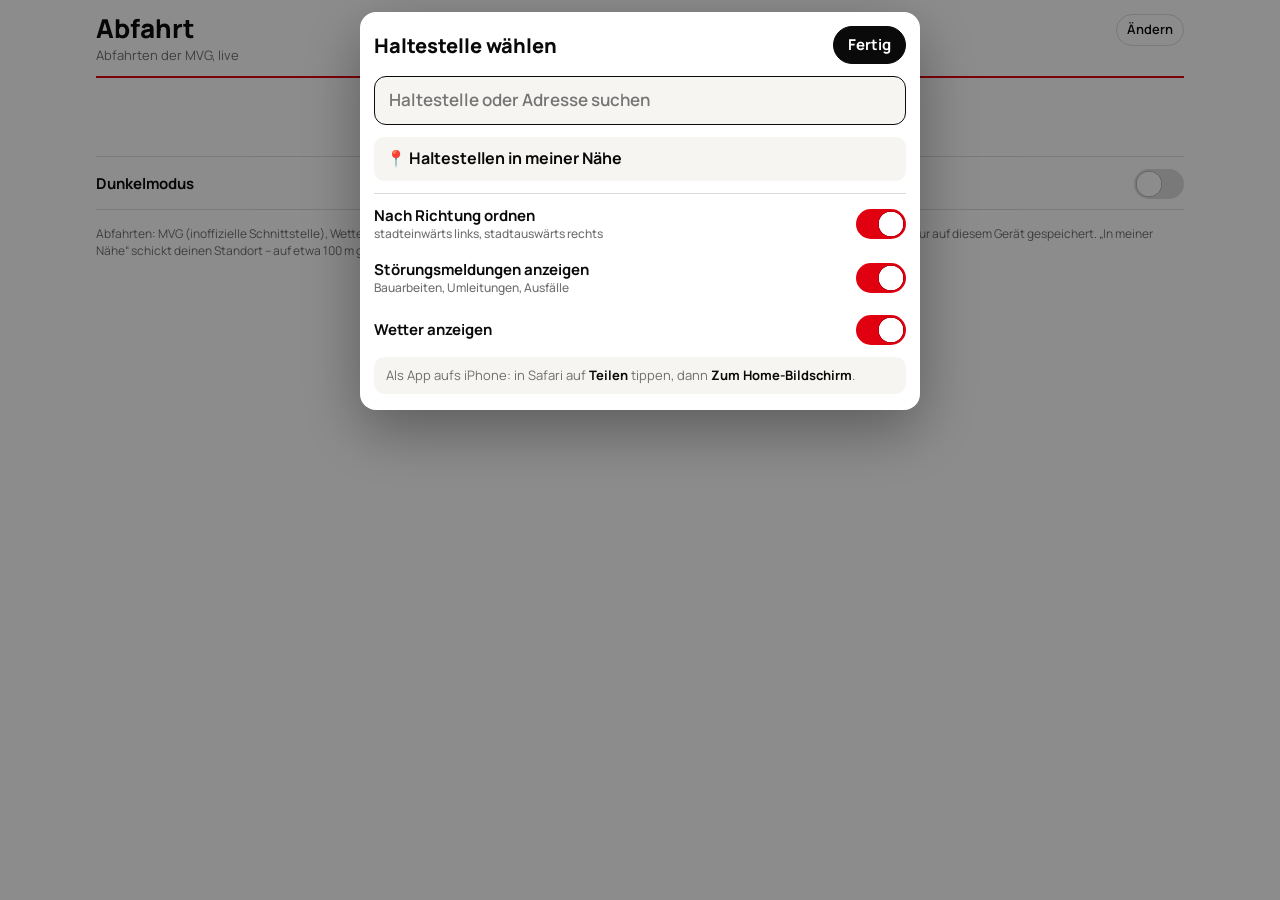
<file: abfahrt-d9785f7f8ba7/index.html>
<!doctype html>
<html lang="de">
<head>
<meta charset="utf-8">
<meta name="viewport" content="width=device-width, initial-scale=1, viewport-fit=cover">
<meta name="robots" content="noindex, nofollow, noarchive, nosnippet">
<!-- Diese Unterseite holt Abfahrten direkt von der MVG, das Wetter von Open-Meteo und das Regenradar des DWD
     über Bright Sky – nur diese drei Adressen sind freigegeben. Alles andere (Schrift, Symbole, Code, Styles) kommt von dieser Domain;
     kein Inline-Code, kein eval, keine HTML-Einfügungen (Trusted Types erzwingt das in Chromium). -->
<meta http-equiv="Content-Security-Policy" content="default-src 'none'; script-src 'self'; style-src 'self'; img-src 'self'; font-src 'self'; connect-src https://www.mvg.de https://api.open-meteo.com https://api.brightsky.dev; manifest-src 'self'; frame-src 'none'; worker-src 'none'; object-src 'none'; base-uri 'none'; form-action 'none'; require-trusted-types-for 'script'; trusted-types 'none'">
<meta name="referrer" content="no-referrer">
<title>Abfahrt</title>
<meta name="apple-mobile-web-app-capable" content="yes">
<meta name="mobile-web-app-capable" content="yes">
<meta name="apple-mobile-web-app-title" content="Abfahrt">
<meta name="apple-mobile-web-app-status-bar-style" content="default">
<meta name="theme-color" content="#FFFFFF" media="(prefers-color-scheme: light)">
<meta name="theme-color" content="#0A0A0A" media="(prefers-color-scheme: dark)">
<link rel="apple-touch-icon" href="apple-touch-icon.png">
<link rel="icon" href="icon-192.png">
<link rel="manifest" href="manifest.webmanifest">
<script src="thema.js?v=18"></script>
<!-- ?v=… bei jeder Änderung hochzählen: GitHub Pages lässt Dateien 10 Min. im Gerätespeicher,
     sonst mischt das iPhone kurz neue Seite und alte Skripte. -->
<link rel="stylesheet" href="stil.css?v=18">
</head>
<body>
<div class="wrap">
  <header>
    <div class="station">
      <h1><button class="title" id="title" type="button" aria-haspopup="dialog">Abfahrt</button></h1>
      <div class="sub" id="sub">Abfahrten der MVG, live</div>
    </div>
    <button class="edit" id="edit" type="button" aria-haspopup="dialog">Ändern</button>
  </header>
  <div id="notices"></div>
  <div class="heads" id="heads" hidden><div class="pair"><div>Stadteinwärts</div><div>Stadtauswärts</div></div><div class="pair dup" aria-hidden="true"><div>Stadteinwärts</div><div>Stadtauswärts</div></div></div>
  <main class="rows" id="rows"></main>
  <p class="empty" id="empty" hidden></p>
  <footer>
    <label class="check theme" for="dark"><input id="dark" type="checkbox" role="switch"><span>Dunkelmodus</span></label>
    <div id="stand">Wird geladen …</div>
    <div>Abfahrten: MVG (inoffizielle Schnittstelle), Wetter: Open-Meteo, Regenradar: Deutscher Wetterdienst
      (über Bright Sky). Die gewählte Haltestelle
      wird nur auf diesem Gerät gespeichert. „In meiner Nähe“ schickt deinen Standort – auf etwa 100 m
      gerundet – an die MVG, und nur dann, wenn du darauf tippst. <a href="/">michaelhofauer.com</a></div>
  </footer>
</div>

<dialog id="settings" aria-labelledby="setTitle">
  <form class="sheet" id="setForm" method="dialog" role="search">
    <div class="sheet-head">
      <h2 id="setTitle">Haltestelle wählen</h2>
      <button class="btn btn--main" id="cancel" type="button">Fertig</button>
    </div>
    <input id="q" type="search" maxlength="200" autocomplete="off" autocorrect="off" autocapitalize="words" spellcheck="false"
           enterkeyhint="search" placeholder="Haltestelle oder Adresse suchen" aria-label="Haltestelle oder Adresse suchen" aria-controls="opts">
    <div class="opts" id="opts" role="listbox" aria-label="Haltestellen"></div>
    <div class="switches">
      <label class="check" for="dir"><input id="dir" type="checkbox" role="switch" checked><span>Nach Richtung ordnen<small>stadteinwärts links, stadtauswärts rechts</small></span></label>
      <label class="check" for="msg"><input id="msg" type="checkbox" role="switch" checked><span>Störungsmeldungen anzeigen<small>Bauarbeiten, Umleitungen, Ausfälle</small></span></label>
      <label class="check" for="wx"><input id="wx" type="checkbox" role="switch" checked><span>Wetter anzeigen</span></label>
    </div>
    <div class="tip">Als App aufs iPhone: in Safari auf <b>Teilen</b> tippen, dann <b>Zum Home-Bildschirm</b>.</div>
  </form>
</dialog>
<script src="logik.js?v=18"></script>
<script src="app.js?v=18"></script>
</body>
</html>
</file>
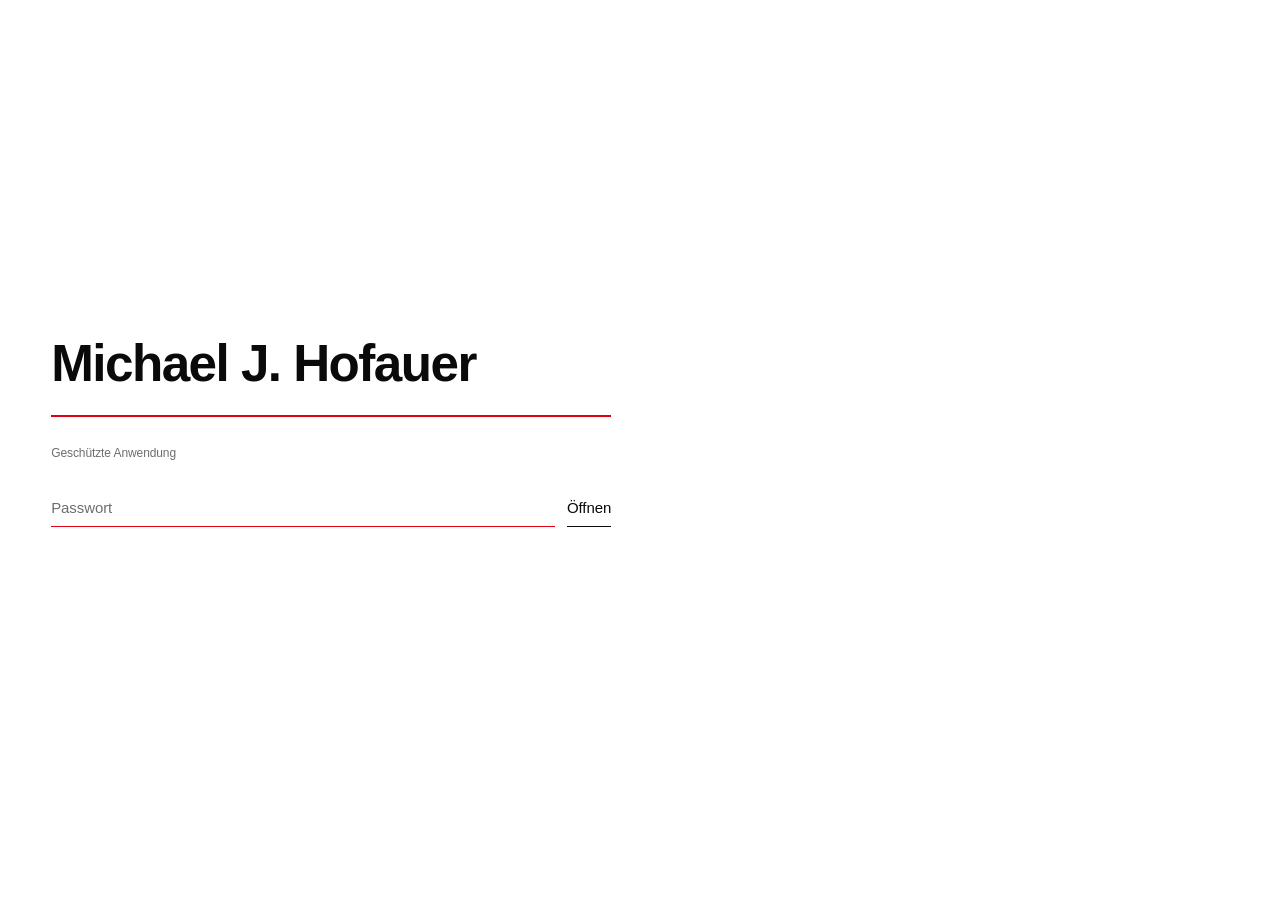
<file: kalender-e7b7b3f70093/index.html>
<!doctype html>
<html lang="de">
<head>
<meta charset="utf-8">
<meta name="viewport" content="width=device-width, initial-scale=1">
<meta name="robots" content="noindex, nofollow, noarchive, nosnippet">
<title>Michael J. Hofauer</title>
<style>
:root{--paper:#FFFFFF;--ink:#0A0A0A;--red:#E1000F;--grey:#6E6E6E;--line:#DBDBDB;
  --font:"Helvetica Neue", Helvetica, Arial, sans-serif}
@media (prefers-color-scheme: dark){:root{--paper:#0A0A0A;--ink:#F2F1EE;--grey:#9C9C97;--line:#2A2A28}}
*{box-sizing:border-box}
html,body{margin:0;height:100%}
body{background:var(--paper);color:var(--ink);font-family:var(--font);
  letter-spacing:-.006em;display:flex;align-items:center;-webkit-font-smoothing:antialiased}
.wrap{width:100%;padding:0 clamp(18px,4vw,56px)}
.col{max-width:560px}
h1{font-size:clamp(2rem,5vw,3.2rem);font-weight:700;line-height:.95;letter-spacing:-.03em;margin:0}
.rule{height:2px;background:var(--red);margin:clamp(20px,3vh,32px) 0}
.meta{font-size:12px;color:var(--grey);line-height:1.5}
form{display:flex;gap:12px;margin-top:clamp(20px,3vh,32px);flex-wrap:wrap}
input{flex:1 1 260px;min-width:0;font-family:var(--font);font-size:15px;letter-spacing:-.006em;
  color:var(--ink);background:transparent;border:0;border-bottom:1px solid var(--ink);
  border-radius:0;padding:10px 0;outline:0}
input::placeholder{color:var(--grey)}
input:focus{border-bottom-color:var(--red)}
button{font-family:var(--font);font-size:15px;letter-spacing:-.006em;color:var(--ink);
  background:transparent;border:0;border-bottom:1px solid var(--ink);border-radius:0;
  padding:10px 0;cursor:pointer;transition:color .2s,border-color .2s}
button:hover{color:var(--red);border-bottom-color:var(--red)}
button[disabled]{color:var(--grey);border-bottom-color:var(--line);cursor:default}
.msg{margin-top:16px;font-size:12px;color:var(--red);min-height:1.4em}
noscript{display:block;margin-top:16px;font-size:12px;color:var(--grey)}
</style>
</head>
<body>
<div class="wrap"><div class="col">
  <h1>Michael J. Hofauer</h1>
  <div class="rule"></div>
  <div class="meta">Gesch&uuml;tzte Anwendung</div>
  <form id="f" autocomplete="off">
    <input id="p" type="password" placeholder="Passwort" aria-label="Passwort" autofocus>
    <button id="b" type="submit">&Ouml;ffnen</button>
  </form>
  <div class="msg" id="m" role="status"></div>
  <noscript>Diese Seite braucht JavaScript, um die Anwendung zu entschl&uuml;sseln.</noscript>
</div></div>
<script>
(function(){
  "use strict";
  var DATA="NUKTyu8Qr62FqSGfL1c46Ovb2nEZAC2mi73RLZW0Fa+lVefZgGLKI8tqkiLFT2+c+y75dBGCrv7CsJCbrfwYsqYranJL7Wjedce6RyBzk8lAmX+RYEsf3zfpd1RbjPOTz9FrpLtxeGGlqB53sGbcA6gT01sujKEajdwEZa+lIzN4kA+I6Y9JxjqEso+CSn0/UlKAtjql7VUxyjaIKjdFKp2ytG6fqH86t5nTEfl7sHZ6HP2oN4ZcfGg1A8IZVeUFeMnQol7baPJSItZKajGIqTtGHrKNuydRCnr6se5x3JAAy55m1+oog4dl/D0JaOS8MiavJbrpb7q4TNbZmY2N1LFB4/2/DVs3FYvU5e9v7uhrDhmtr0VBRFwm2xSTV1+bHkdsi9SKWmaEf2OKl3QYUG6rnywjeafqsT1QmGIwFli16L31aQq+n6odqDrRc4Dk86LCDsk2Ag1CfOX9kPf2o3pRKzHtin36zn/wnNo2Nmjk9Zt0rK8SebluWN4OtMbIe4BEFTqKXBhEmG7DYPJZ7FnmCy6RWTn16GWH9OVyt8uWqfbIuwoViWPOLqve97sQ7YBBtES/1wTrtl0gobaTWB2BmuM037HRF+G4HqP4DvW/oY0/Q1QFaqoemcaggtDQG2Fs9GWsTrfA5MmBH8/Bm50i36lDWSy+kxb3LRaJgLADWPmszAgfcui6BmYz7UPd2LrRdwu0zRnVLNDYke+jp9IVh5Qz5fcvL8/[base64]/cwRO3CG60GjOk4yt7wgQLFCAdU9exU0+ncDBGL3qIJCawBKtd10xylS5TCNjs6iJdlSAnURhrhl46vKVGnQ1CrES8jEiJd2BkbL0ymx7pQhIT1R5bgcp6NP2BAeiBdKKyihPha+ujf88J3A2VlV571Wbk1CXxiOR/[base64]/vPlJ7KjJF6KoJH3uYW2TBGMwy/5pbUcEi3AhyX3AKiPn/wCqoT/Thy92UBH912VLA6faXmTAy0a5JQHjgeEQgWZrnVua4kri7naD1rQucQOOOFaOrbmaQZ/v5DA5Vv2Er+4KXTHijbNY61S2TvY1OQw+DB8zyhn9o4GxYYXtkpnYGa8Bd+9y+v5IojZ4X0SgePvZuZkvKxTI4C2pxXw1N5u3Mwrk9kQuDqguFoROHHt1NTIh5Gv5cFHNS+dRIuTxupQvHz1rd/0zz515IxVUixLx96u+EpXh1TkFTZ0//WHwDQEeRdVrv29ACrbuf4jE194mvGLYHTotKY3fx0UPbi8hIEYepVNTM0rVkc7/XskyB0MOgJWMymA4AKhWEvQAMYjVQyx+PoGz34I7uFDrK5aqGPtlKzabttqYAUFZZpf/Htk6H04B3AEyXjUnrsY8Els0bMi1lGfpdvyP+1rT3KHBLLVOt2vgN04d/H9d7h7wVsFDlomeHGX67rO+uOs9o5mjtnC2AgRpiVky8XaHM1+1OQFCEp9Rt9+hX6jmg/wlv80iwhR73Sbq8VthH5QjPnaNQIkhA2pHE5yc51ekiPuLQwvvpbcUgRb+L68SEDtQ5jPnwxNUXgAtWkh8Or9HnmiZRQXQadViP1bcoH6v2701hvDJ3fflfNCXtGxoY+1m/5Curq29uAXjh7mgSqKxPVdNgTYOnL7sLaQaX/2YfWaLH+f6VDijNDBn7ZkRUBJfZOrhMnhLQ/Y3itO92svpfRSQFre+RG5RFWIq42ErBrf/mXWaBKAjwshnm7lpWtNFyXEM0MoR5Co1FsMwyaAUAGRiNQU9pfhCfRN+OWB7Xq2SIG1xP4kpSOicIn7fKtx8VvOAiLZ8VZE3O/4Y6P9aKl6EgzXedBVHBG6lP0Vsu5tXPwWsi9hTEas1/Lv3EZ2UWfjm9RLs4u+i0eRjEwumjbwleQoxvm2/CymdKwSKYGJU+QtsL624pobmaWDJY0bZI26JOcei+s3V6DRRE5RG/LCJqFQFacXeHe3XSyM7FaLbMb/Fln6tbIUdDwUIf5lDNJx9/BxV1FDz1tdN50EdRENRr7jcPHXakbsVxf1ykzIR7neNvvaKrl3swUmo3ZbSgxndLJYyK0WR4Jd1y7bRBU+I5R09Nl9z2jf0ZtMz1n3JQZSc6USaa92hJDRz7xd813xDl5OrNKdhKThcWy9whqzuAamBxCVN6VGjlzUSGJ2wPuRfUyHQ1Bmcnbg1mKk/kFAC9kBF5B2vXwUIP//cSS2LaTDm5VzsOW0q227lcjOLK01YmGdPOIOSHcPEEES3/YeWg2xJ8QCgqFzGsKp+cVCrJiXtTazNyxEWXZBRdifDfoWiTYouBd1OvDze56L/[base64]/y5sur70jsOsnePAoOVtXaNBN1zcr0vRfjKWPUWlE9E2zjH5PoQ525YbOq1o6XSgWa9HFOd/uwKSVY2u7KFYmnov0RRcX7HG44SJDrF5WlJwhGmglGtIBKZcGmRUFmLdRmj8Fv7Lmjzo0z0rhfqPrfkJZ11cXTbTjV0dEss9DO7XO/KjnSB3AAViOYZcX8luJgbEhsVEMyjB6BWnogyE3Nwh8SLHRK/TbhyagdmdC58/8anReXVtsOLKqEauTtrAt2dKR71zjAln4XVpWvDKe7ewSFO0Y+srhyUWT/lzNGUe+99enYJq2AsON9KuyN5kwUqOz/6Db5va66dF99PmFv9yNTgdt/+zG7roGDzATuBIYqZgWLytzye1aBjcycQj+IqLAD6eT0HgNPOeUg0HX9SAoYCD8LalPsvfCFrwbrSxsDq/QMJvl1VoCL9UC6oWOS9kCylWadV8x2b+IJ+2fZcjFm56RXpc36qb7VlZGNgvtIBcbJ1IQeKYoMCu/igGBTBGhBPPRvhmNkyAsnssEqdcy0mYf0b5jYd+/N5PTAJ0VwXKXVNS5UOdcXtRQcNIqEG35io+G5xHMIyjU+OUh1a8POTdOQn93rxVJ5SAKupJ0/qo7oLgGxD51Wz1QxlFfvztOModG57FTOeulyUZO2mYvF+VYBy2ZNoRI/JwJOycv4/VPZBOH0QFZzxKoa8pwNk7blHvFVuXxPPNOFK5xeD3fyhQC0DH4ddLew5Z6AriVMMLbjxUHaNErX0vMOS/hs3tMPERHQ0sBLnRGC095WSShzaLIUKHo9Y84Q5NjtJ75ya0v9oX/fS5Q0BWpBKO1xGAojtLQkxOS0cri4TGGapbNA8Kzv+BMaE7oGdpZX5HIbK3p0gm05rTDpQ/+L49bTC59sUBeTAGptSeSvjCY8WW6r7+/bFeFqGwrXAb34a8/ULsOZ2RdjVL/ZEJqMZqRxhjKrQO1be3YcIJZ/G3MT1Y7nuKnT25ndQy8+e5Pj3qTeRpgETL+PZFjsJchlZPAlRFQDt28XMi4zaZ/vjmVpWIP558rhdEx05DR1m6QOWvq54GfX7VRcVPoPlRaqy6ffu7rHYeelx4YbTV1aKQWUYtBCUMEJttcG8qaVG6HfaGI7SI6yKXb/catxu/OULuFnLZ2lR1Dngi38KpmE0qwUj8Ze/a7+6thbIo1Z/GDhBKV6tn97E/Bze8OId4qUJNEioSCn3AnCYCAx7XaCBNgm2NQatnMM8LEooHpD5AVaNAJNkG7pm1lPDnIzgUmK1/bFUDXkCle1o47C7vNawN1EQxTVJTlG4/iaMA+WwlqKiUhAHb6EuEanFtwmRLdV1VmmNaQ79vM58luin/G/YyBwY1jql3ekbVgn7NnLytP6Ipm1iiMvxbtK6enjZHozwOIEDNzacxKz0HvLVlfJtjsN7lEdAh5/ZX8eX8lI7oXv0h8bqgsHWMnL8eofwKq8wHAR3p1vmTBkIU2I1zWdnxGRbJgv8ORPTubEKz0osHYv4gJyKzv68hYPTksFzr5qcCIrcraiplTx0KpDw6u/f1vSBKmfHIUOTIgbuCGpH83XtWxIVR3KrZ8PWfnW39gidsRGyxmhsre7+ycCYIJAuqaKtNks+MalAfnm8dxUdSRM7WZPZMyzDbu78dwsMqjt1jGcheqaJwFKmA6+xj6WMSNfR458mL6UOv16h9YR3xxiCSWUXOLsvGgLHYN54nVYVxCf9WmL2ckWsV/ynPkKl1xWMkXKMHHle2n6VzBvyIilW23LJZtGC0rG8jVygVawxB0Q2Fe0VonybW6+BPve9FEfWRPzZAlI5xr8Kn99CHEagUurmSvHyg+o9K+AhQb4X5UZuTv+xNj1H33hbF3NJYwcdlcRwJQMAydFeBxjsL5WV6k90PZK9jB2tQS/[base64]/RgW+phyxEntAtvVWYoxiPObXORUOHKqu7KcV9HXUihtfIuveNGTvf75m7k+gFGQMnZhRS5CdxA512YGtOTlPS0X+v2g8iZDGcvphTzruwtFJ/KCzCRdc98nsZ6PPFnGfrIyzNVm49HBhICneOATecxromTjYPhPmF270FxF43YlKmNiT1zqGr7z1xU0Z+jZdATUfc+K1AHvxSvCnKj36dGEZsZ7WiHcZMgo4XSTX43C7VkxROrYWfAv3diTiLSVkR5MSYfxBvyOAtTkwNUZduY2Ji6+SAh/ZLieF8gveZfEyEHGuw2A0OWZemPNTI/BOgUZiSzF89hyz4jD7G8iM8agUkdvfdG5+U4X1L+QKcEHmcmnDisPFEfNse/FqKsV7VBeeNFJ2uH7L48iXfHAcgAjTFO/KoQhS++D9OzLubYue50gssWWUgWPBF9N2H98pf6QSlqJ+eufcSGqUCRz71QQvhz32Ra4EDgk5ucM0mVTawTluWEZvIoz9DDEK2PPaNiWU6yrvipfFdLMDiEzZNhFhJrMov07Cj7hCvapTOVOfKyug1oaWk1aSc4g7m8a0q30/o0VbduB6n8gcXTR4T6m00odzSHOrY3m5rizwvAWolpf+jfwTwMhNr1SsECaZShRtK1/RCj3L4L4tFBh0aDD/kKEA69iHNK3loZk3C/bmIEEC5QVPQHaNrd3854StjAAz2AxYZUG8xVziwoq2f2dUX4M1f2Yspt5tFUKFBs8ZjwGcmj84vfanYj8JM/db3KJXGcodw/HBX15fZnEFCnFVszOxcLbjOKgdd7b8x7Ve7j3/DxUIsgouAwsPCz9USF/dtg/hKBaXUnmruV1KahihqV9gZlER4weO+f3lnLYSAC/FmtKtd9/GVPWO/oToUsPtWnFEvcO6cKQChvRVhItEifauMcUZVTSY4TVDZKK0QRKHe4oihXybnHr+teRsRSZ5ctml62Xzza/UCF+9zdBKVG0Z1St47x4JJhxWiPVw2SlCvrZawQvegDyQobWEIuFScWb5zWJQnx0KoKXbJv6eaxXI+8iMuipfl77cnhKVDROi789OcbvCXspCBNu1ij1LsYtJ9rHdGQx1WgwGU64IWuZvwleZou0auQ42n6L/sPaLq2yGqJBr51J+EdDwdtlaERjPLO+/tpAAVHrymAHmMQNxzVShOgTWD3DIj9RQeHDi36ztlzS/iO1fqSmKbldJ+hhdGVr89d1xmekGU4ggkQxVjR5e/HX9YS+a435iBPQMcWUDDjKRCGrJNpGBWaN8i1yw6jfcW0yqo40hpCaO+O2qtqEcjvMipgAk1tBj/kt8AtKtaCixXMoNZcDYBSekuPF7kquN9y46QurkCbH0DyQoHbFUlCa7wNfH8t1FJ5ftM0TS6lnIKfuxq7a1WWtj6ml8lPlKhwjGBeTbRmi8xi0aUz324N9DKyWGormogBOs+VeABLDOlDfiOaxuQ7XVnIVJ+dUA+Kq2sBTw6M/d+hXwDK6mYUcRjSi+H12CUzaQS4Pe9udtLH1o/qFvzpMNbXd2V8eCjkH2W8JdWUSBuR8y6//SxQP2o2F04AkVURpVKJBfZHt3tvhR444gOtsfJm9QXH0OlxYd2baAJBen6ZJKm37kPLoHuKTbXSP3oKqOjVJyHoBuMmGGnL2S3TTE+MXHHKa9ntM1kGE2xStaBZT4spXjJNTUIvL+UvQ39g2/XVwf2VtIlsgKTh6Xr8qVFttqLRFBxnmjW2JxpxVSEc3pD+OwjHuLev3bQQ9owEq7pI2+MWMAXWddWSvRidRM/uI5IYhUNrJFq3PFZHyOeNjX2g5Z1wgnksFMx0n2zg6jNjBqY6ovZJCXjKb0wyl13jfYtQM6kxTbOehrTfy4lknLY0EA3X9vHbPR5lXOFQAjzmaKiXG0r7QgOpG8lFz4MyIrZTe0WihiFUpNEqp7/9XAy4ZBQ7ZKR2+ya5Mmu5amRUN74AvEj4l0zRik7nfneSrMDncmkcbulPWnCwxtM1po2IMbSMVOtB9Bhk1m5+UvsMDYZLubLjBCU933lhAT1JN0AQMvwJYeX+IeYc+/aZR08iJa5+ZIm6Fix8xxiPomOw1XLbT4gom+lE5fVen2gnncWEhzvfeLpSHfFVGTYOy9ZbCMysu0fwTBTqmSrJv8rjenXsX9ksuVtdp9PQfEhcos2rII+wuUHioPVayaaRKGXZaHFPrvzCIwh4zgBAh1feY4Rp7rzEkrUSArKh1/[base64]/eRsDPCSxJeal7Sbmz8jO/x8qTWiAhbVrVTh7qtsiLd7YowKDreH/O1IZkCygJ7rK+jyVNdzLPhzO7Jp/aqK31FAjqIEfxkDTrVkAigTSCp18BT+OqUn/MeI5xGc17SayrKib7gsNLOeDQvYZygJnr48ZRBcTSBw87erURW7qHI23Qawm/cbAF+GUhqnNwjtE9GpxOewvR3v/28m8y2n5TUs5lE9H+G/0bPmG98X3Xb1ts40MXlpU0S1sGvDsbswmF8m6+YD3R6MDhvcoOD5OZ0BeiSRkRi5BGC8aOxWr4AjdiTie5aD3rnrSiPEWMjeFrJg1gkcxkif2PhHfH8xZC04d7yYZ5TgMac7xy6fRkkWlydrXeN1na1nx+hgZRInROqcW/elw9LX+qc8X3KYvTnAuzZSZTh6pTq4c1RSCXT76Tko8VefbrmYxDeRi2ISTWqBg74J1jOSDX+JFUt10qCkCk+v3qz73R4Nv/q4pQEs1eJZoy14rjvLxCBXomYPGDJ7FqMs3BkWuwFWBeKDAtkV/V+B2kMEQGa49SevHDgPGUstbDnI5vGQo14pydATl4LRp9eudMV+uK5HkJmmSf8Ji9BNRRXEJAR9o8LAiy9rBujJeHpy4nsD/P9eBV9Eh7dfyDEDCOTB44EinOMUR/udSSR17lkA6mY9FP9SmTSO5iP5AB3N6jS4tWMjU2EIH1QfRWsvfv5OXOSgv5mH0jKcD5dyxyurayEPn8flMZHiq5vLnQMljIwWEbHMzkMQ5CvV4uC7cuuVfrRwdVAqvegf1/akDuhBzQ61UTQHfDczk7A1wftpz55t5eM/BTxIXFPUUdrsdq+SZ4tdxQuaZAH+hcx8MQXsYoBH5svB79hL9oMeBGykdS8MAO5tLUN6K2S1FPpviGyc8I1sbCjn/au/[base64]/RIvahcQqnsycLMTs4Z6i+oJ8Zs5Cb+VEkaBaK/k2+M05REP6OmS3pU6wU9EmCLubKZS+QAO4EUDTzu2kusWUyWXy1escH9asoEqpJASealwPuQzQtFBe0+PTwbZhV3eq5AaQnCCqCriqpjPsJJwh1m3zJEqNZ626gKff2P/y/oU9kIb86F+tyJvq+zv6BJ5mShA6DZxE5/3TZmGZvRR/i/nh7DzZw5Qhe4hCGGWQOWrUiICxoVc9ayacCy3l0KWfnemciIneNwSI4TO2zamX3Tr0TtKcFykhl3xZBnpy4JZD213W33bMZ7Jqpv/N/UX5x/E0Hb2DI915TLlKGPFfSQvwCQHnjaco8At4fqhxuvzqiG+huOxiprcbcerhYbp9n/giXQ5VBzl2jyV49XNr9Ez2+K1dYQQ8mpxriYkpjkJGlYFhQh8JN3h3SfRgTWrQnUjm21eGVA5CLmEnzJTIVIeIdDMkCcDbi+CQ/5el+lPngkem0JLalhUM3QCHU9UWO66PXE4bjOyxlWnx+Ojx+791e2zuExyAy+yIcl7RN6q4qP0sA7gWT1Hx44c6bEZYXcFULuHcHRaiC9jv7MVxTuMqawqXupRNngJR/2ncl7pRsYxvuM6pKSI0lEoZzVBCfFCYvrcs3hzB8+rYeK1HT9Ww9g5oiaCItlQ8mcsevW5kEC5lCTu0hUKwIrYV+x9ErTVwKaINiyYlrDrHD10qNZItpoGe4yvdfmw3xXmmazYxdRFnWDMjKfLyBDYrtSJg7lI/oqGEbBvvTJT1Od3f+5BfkYmDHITmMm5EL70dkvF8I8nq2PaxlG7D1CF+6JvNC0Kb0ftKprQjZzfxXzL5J0s26fbEnb0mzPHmqk4CoAEfGYNg+eNb5xrTzxPXs/lnJk0GBdE6ALfHAITJJzaPr9Ens7Y8DxiHiuaFhE7CVw2ht4M0+SRFQHJQSAMSdm2dj4fGCTcJ/aXZveD9SfdrP9ZMNxvp9dJDhT2KhEQYTVS1Q/vj50Y/H1o8ZIRj9pSjki7ub7WF2af9R7Ez09sC8WLJU2PBZ1caty7H/C1w777ntsLrDvg5rwm7DQULwuvMO6CYcr6ywZppNsZjWRwo965bzTqZtAr6wwziPc3J4sk8Tl8CGZS9JByxi0+O7952lQK5K6O891Tb60rKwuEsnn3mW8WnKgvhMFeV4fFZaQaol2FapOMY3A77i8C/t7PAKxzsImGP/nQ5JisKQJLIDhFy7CxavmBa98Bt6sRR8pQC9fAkUuV+YImXvHJdJPWFgHLX+bERoJGLqscgc2e9kZNMuGhpyc6bwPSJ/EHCPK0ZNp1WPTGDONdT5ZxhuQ+E/7u5mR0IbAmj/mQcNQp0q1vamUBEojQc2Rs9w96T8gBzneJEt+maOP7ikhze3PRZKlh4/1Y1eYuPSfWx/LNLNMw2SqpNfREyJZYDq9pzmmUIqybTFpxPDULKs79hvq812yIEmTsjhzK+vg/wOowQ/[base64]/F/N1VXjtf3181cVxV3vIyPUTgoiNZOvXcf0P3+kTFeK+M/9muXTBB5OYxsGev5Xl9fCRiRtrG/TUNsF2M55KzEvph9U4ZxKfzBkZ7gb2VPzb2IuT+U+LCCAEMcRcaLhdLmm05NVlG2Wmz95NnxKXy5fowTgxbk/CI8VsMdGE8D5MZ+DFrJgm+m7Dp9KEGwi6bGmbrfqPcY6Oc0ISIL40FDXmVeVTzfkvtmud+H+PbMiVMfa3ajBE3KtSzbK2Bx8OCeVbyCKZQbSFFwr8BTCnRrsEVCwDNird6OQf/rGDehObYHMvCMlCbJZrPJUfli13tjgmjZejvIge6M4p49bYQMtTQPkBKKhMIe/RsnymO2ZU/QSl73xA+/hRnbe2CoT/2+bQV2sbrjEh3A05XY1kR/4Au/1eC9Mk+ouJRKTJpO6SU6GNbU06o4NI5+Kj8L+0J+6EEa85MAQj6UbI9ziJyJBRmjMD52m8Kq6RxtZVHJPa6Tl4rRUm2D993aRJkNHI1JehqzJMCcGK2f8OAtyaREdK09LrsbHdVB8sCDGwv0gnB2YBDu7tUoPYzzESdEi3GYJO4KTscD/L4DnbxQotDMEK1RPyCkyWNFNBUOxrOJF8C8mpfb7onSAvEcfbZR9MAYYesBi8r3WyLyD4Sw+1TlzfFEzviT51zGygQ+vW/3gujLP5jxqd0CaLzQOnTS2rGcJZX+6gEws+X0AyAOqpHW7ZS848gtB1MEzRhoIpZ9rJV2e+vF9la6BCBq++0P9aZnDEPNF6NfOPgy8fq94MtMXzQEEhoe6O7Vx7c6gse/6v431yWNuB5Ut3AIHXtuztIJfqeZRTs0q3fFrfP70tgj2a9aOHwBzavRN9qJk1eF45YIhYv+Iv0livcrLE3/8vnPv+hiKu4UGTV/QRoEs9fGwZFdsUxtcttjTQeTrXk3vf34TGusu1jmxB8IfhP3jgW7hvS9BUQfLzRSLPdHEfj3aVwDIXBIXBeZWpp/IIx0PwUnbNN7nbVjaw35FcfQMoSNmk/FlcnQ/yL2/BkE10haiGVQTs6ULHS1nA2kpSGA74+uVI1D7M0Pt/BAtfnvCGrljzoDSnAHSDNmUt7vg53oT40kBQITPmnJmyCNGY5OdUYFlzQXI/[base64]/MXtYLm2fxmb+evwtuA4bfUEbuRO7Rf/[base64]/aAMNg7HKBKhQHiAqdSsnXpidlJ8GR4LJYSI7uh9UlniXkNAbqFTdxrPf88DEqrSkdcSYS2jdvJETbCd//4JpJNZyVaf02Nm5TwaH5MSvVEinPpx0mlEyT/mMXnJXgRIOfT1zIqZ12QGv/034z4qoJqENnu4dqvB5J1vMbd2wQLEJk9jaHNqVJrOhCNFLcGjk5k4zm7uOCmq/p9+xUkXMzHmYVgHI9tmVzskful6hIjBA2rTiZpNMxf1ZryXUB2A3q0cDRTtFqa6rN6QWp2l0i2gfmek7hxlgAWiB/x+7KplZIidz3LlZFSUDP1L7VAyQS4uRPViObwBePYyTZckjNtCTEjweNarlm/MOIBwz0N0gLmvGHQlaAcyiUh2YjjG2Oa2IMmhZ3fEF+YndGd6c3WIUHTrLwvEguF0cMgutIpV2CDKmtVK0XcgQJ+fBgelzSF6pVr9dukI/FPN9Cn9/rCZyjM/Vf3/5VT6mH/O98WDA28aZU6SA8sFzeU6g2WhU5r5LiQuGf3wWNq7r9QINSNYHNrFyQN8ZwnXOOw1d6bD5dZmuU7yCNSJuxtKY3KN3KuD7mPAEETndnyGb5N87HcenSQbcBGYn5B5+5vBXxu7N67JCbS06StE9dqw0ulfBdEnQdNYIddq4UDpU/2Fsdk6+/2nVPpxgQeSPGOeGaKrB/C78EGPaujufWwVHj9IH8goCuiD3Pz38ldCf9sgzsUkS1x2DVz6w1d2q+2pELQs+tQ1tvpc4OwwDqUCGW5IOSnFpdsEQ3bz2WSRziuSnfnxUxGm/m5if1i+Sy9QQLenOy6i5if2DIw64RlcJ/l8gRMCNHYTn3lEyRVf+L/[base64]/43OXfPaX+rumUUjrZFFiAh3KaUQ+tzRxcZwb2BR5cjy64ty9cq7KNZHmlkoOJrWmbsdxTUhgvDO++yRDQDJOVaTjNQvi6PIUjDrpP8mC9bsPvxTxUGA4Z6LaiMvyeodiOrgo4yN901WMMwqOG30x4bm3CaQ8mLuIC+wu/[base64]/NkZE9uRSXzTX3WO8AnbKEPVYnqVaLk7zt0sfiZ2ySUohi5/[base64]/[base64]/qY/[base64]/F0mzXK+0C0QcuWFZK5Q8Do7FH1QJTxWgnC2o7G2LkirM0dAVN/[base64]/83B6ndX+pftDraQloF3haNRwbemvRtieKgXi4YrDn3FQruPsbAilGVOqiAUah5Y/AAGjnVGg5zcLVSrwEBDmXCXzechho89nPoagWkgdn0C1QaXs8juwZQ8Z5zkkXzpPE33FBCtyFIhBxvynYHuYi6iKVPJSdo1w8Y3qG0/VpGyKlORTj0xsQ6dX4P4Y2EsCJheN/[base64]/40iJ8h//OZ9YxfBGM8CjA4vVBpuQMa7hhn5CfvC3W0NDz96hCNidbyA1d1L62VP/[base64]/mjeu5XAfIlvx+9dHex7/XyvI2PnpJQ+0o2ZiprArmRXT8eznWtyu2/[base64]/[base64]/6Ic4F/p4DyRVlwgBTnDX5b0aF2abmZxPuN0EDgLmKpGqOuCI3I778wlhs8IUvmiK75ZX5AfH4q/H1eR6lrv9ivzMndPEsJKp1EE1p+8H2m+ZnlMablU61DsnEOyVwhOjEDBex/Sud+BNd6U0luD8uVtzymaU3lJietlUvH7eu6Ok6v4T5BX3ghZI97tG0n87nTW+g17x/dVcJnTiyN8Br8+3DIZUTFveAyA7AgWhGTLt/tS1iRA/[base64]/[base64]/1v1UMZxg6WYxMfXlqi9Zx9Z41bIL0bTbhAycLkrEjSGl23bjKFTJfdmJ21saBKv8Ma9WeiMO3BRUXJQL15A/UZ8hKhpboM0RwxbstS6KO8AEmpXUFXL5R3kZrqOEYwrvJumEi0irdz0Lb8oueyNjEjiimVdNIyNbbUWSrVOepq4bj1v6mqTa83il311YIaRA0PWMN0WUeY/b3sSpLVjlC9R8HlrMriwFPZsg7UUsnXDffG7XbHZuS7PSGJCVn1qMixKg/eAD/eIf07+jOtaCGAtoq4x4OwBGNu4Vcn+2oMeXafhYbBIMXzbzw6bKMrqG0tto79t89Ea4L3MvEQjmEkfLkjuSIJtgw+C6BfhzBk0Sb5TjV2HsM0m/Lu4i/B+GxJOmJzW4NK/kYk4BetjWJ1jPxwBJ/8T21Duhp4dETZN2QhkT9J9pH5CFYGfRExKVc1egDjj4T9MlpLmSJJt9Wx4O00PsizkU95tdgF1uxT3IK4BhnI9AGsF+ACn9Dp7Z0/eIBzOxUgKTP3QCbf2mshERAMgy5wKzQF1nk94Z+OZkKh16OsTqGVv6Zd84O3XwkYMW59BPXC/MxPSPxKCq5r+KeyAlNFN149b+M9Oy4Lk+kotqVaR6EbtALuRgDN6hbLoK4yowwSRYmhyrhOm5EqKgh5uf7Dhu8A739dGxTklL8I5FeemfyyU91ZPAfipdEHFG4Tna1otRI3Etuy9XoTW/bJMj1sScVdcfY4ZbddNBeguRenjqpiUiOPDKj08IU9EAV/FEO8O5jDURCU99oMHCy0UKQY69sSslS72lGDANTvGfFtTYIHli/EZ84gjvU/nMJublMUdS09U89FRj2O5EuTmOj2Zwp8Ugy0iqMrnE6UjVYbW8VGfr/[base64]/SDliswdsqqnOV671cJWF2X/hwMpuT8N/ZWYmdXDh9YZZb+Q6ZtMCwX5s6kZxHuUbbFcJuj2v9fruDFvOGbhfAcGfNinTyAWeILeo03tvLwq+QSflWOUrVVwm7pMht63baqsHblzoSX1eX+0rZyJugiYK6npy/5VW5qZpGwyMt2MXmQU2oKGeaJAtNTNsnXHOEaDGGXrph+RCXl7DewOhE4Z8WSf8AZllR9XPbiqeedzyjfSYeRX1SlRd4MGcKmPILRBNbw6RSZSebh8uyOq8OPjR/l1lLjj4pHQdVBL5nkgj3ZuHwIH3n41mxdffBkj9qH2x2sMvB48aMonD5KfA+z+CWyIhR6wXQp3g7J/rZiYjVU1P43atfRYud6+N6E3kHkZcJLHE6P/Ad+kthzXounE+83zkiuCsDo7b2nYaScbg0ZjX5WyGcwiqdoXId3Y9G9TJjPIpGyEjolwqp2ANxPBTs3o1S9AT2cL58UXtIkROiuowizHqt037Uwi9kTeEmAGhVAB4ucrHPFX8fk+MZO2Gpz38df5A9jDzb2vMmbVh3MLfLRs25DVBS8s3aXstHmN/QBqhu8gr2KTrKzpeMoOJtWKhFOK8owF/DdzTS+rVTtkoz4RrV09j3h0puINfch4VjRUc9YSrxG/eM5WxblHyjYQtpMZJZDn9rJcCPsdEdNEz66YutN1hG9rYcA+75tUnEgRGiGC5LEHr6qXhTKGNgBca9Hl51+MCKed6TITdfUkTEsi/BgdJCQcSRWOGUqgHFCbztJdA/mN+ibXUFNtn4AZ2h+0kYdajS0w0YOi8ZRR0FTTSOVTF0wonQSAQbrbNwegJoMM1xuBNxmcbaluhdq5kagsScNYJL5JCnbx18YekxZ25AZirbJCfaPXCWBPthcu6dXOwF0a9Hid+V5gXYv7APITifClJ9VHYtG63cWWaR2tvoikBO5YR2y36vNpDCfXnS/klMNerJd4nZXg0EFz5bKWfHIcuuzeIodHifF8o8oxY02sWwFwic3lXdf5OeUM40ZEXUC6tEA1XjH0TiEnA2MwMkrakXwasW0/+Pjm9g3fD8rktMlzRMaLOc8fFkoYw9Z9Wex7X45ZCm7PnyAgd6EJxjWmQqtKe6nxVlhahgPidbxzHirzPSBZS6zulJbAUvzQ7hNpgBXLM8U8zX9qSpK00cdtaORhUf+X+hpn+87J1MbxH/izhBh+bpLwScwwpgkcSPWVCxQeN3ipPqDCKbfm/cKXinVsoOqaN7wOwDK7xSsoM/AszUaWll6J8vrJlcttkguK0aU6qg6MLYYFXDDfI64ownm5VYuFs7Ku1n0dbIAppmLGALPNBJ7bI//prqEvkeLPJo5A1EDVvlI431doxgvr9b+JmUwcSgymfQiN4HL75DGJSReTfJE5vsMUinmU5yCah36VnoxhrRzHJ8gjJ3gNivR5dZ5lyNDmHXWwAoR/GfeqPPmsxyBVjEXzyl6wJ3wZzG06i4AGNDUDcOfPnSbM1KQQM6TXlPXqAGGKQ8+jQ5yMl3Su+/[base64]/3TKh0G81TGwpnCAQ1s8vtPWqAg+FlymWYVHyZ8U3WWYcaFRLRPmgIKYBYpDflgX1OSqlKRztUJ6O3WZIHEtVF/U5IOyGQwRCoWXp4s5pjOH8+OnPdcZiaig/Twei0YBEMOhhpZbyKmQDEpAV8doLzt8w0pn16uX/heN69qeTXL4KlnoKBGrNYNHpdwNtpbIxkvJOyxEdZbMLsRcdEH5MIGaZEOPVkjddNFJULWZ+WazGuPX/eicHOKXp8hhKpEuxECSxwnqeXok2pO0uMk6OnLOd3VESpkBhNC76uAjhNou2Fe5BHt32FrzNoj3lwFk+GJIkTrLlHH4NixtEjn3OWcDcGcLSTQbFRKwscA0pqHXpOadMl9NNW/Q+RFF4QOQkqXoyuWSyd8iCJHrIV4hsyGThfdhtHYkWnD4LuCsxQVQcTpVcsu5kRLXrjfEwmUuRxv7rjZ+9L2mAW1KRqt4C5jSBP8YH394ycA0TjFXL7E7tnSeIkvAtvtF3ZaaunehocBLKyqHtiE/NNnbrR19/orufc5PvdTZFAh2wh7hpasdqAlgPQ6rW22LI6PpaNqhuoalXtRwufNENdRwpubZxhy/v0wqMu64JUlqCh7fWNRIx0UuWcBL/5z9tq5yL4VFaNX0EhRURp3o2UBJKsiMg2/KcB5v5UcbJOSfkOXi+dzqYo4AF+ZVs1s4AOxTB0SGAepl1Z/rc/4xVIW9tv01So3zbgRQ/g1CFe1XRURAdVHxGwysdZEROq5qknkAZVAPHYu5H0XDbYpJnKmJDDmom4jbIUzzhyRJyoQqgltbnoI5/EXcvI1mtZmXB5TyQZjN3HwC8s4KnZuT8cc8ulnEXL2S2rue+GsUVMWgNntNxW5Fwukwc/BsOu7HSpDbSRmKj4T/SGs/gF2GjmshRoHBjYCJ8sNZnAGnKjESTQsXF1W4aTzQN/qkE21Nk6HVZXgqgoK1X5vbHImbVFmg8xvMKEGiKWeEHQl1+l6StD1qBUxJEIgYq25a2SlXe9VAN/WS4H5tzzE/CvUcyn1U1SZPs0HT99Ff8cfG6x6N7c9tT3m2gnq9CiKZM0QkPqZi1FdddLGy/XmAvnEFOZNXd748VWRhi+YTP3ugqAQKxF7G+tEe5IPfLCOKFDmOkR92ynYzfXpluiziEYbjYgr98gKULn4ck7kEhvvPuS0/m/nS34XNKqeIOQYUnoYedmFNavho80vQtoN5Gtsc+ytiiZvAcle80rInAYW9e2YZ/GRMDnR2a9hIMCwZKx+CHCVTsAH9oWE9gRWcZQNCMPMn6MILIKwz83xxLqg8rjjM7L3kF5wkpukK6WwPInNvg7yETElExhoK48xESigGEbnmO5+psXAgyxLAj3pjh64y3SPrefVZZhLTQmTzEpjRy1FDMHYCO6qTMwBpyJg0kq/iK/[base64]/a2Lc134UNnIwn/[base64]/fqiMXCaaraii4ynYQGrQa1XoOxq+Sk8ZNcz59drIRGZqcT3s6n757XUQsdXC5HqBe9n8y35qPQIPlMJ0BvqawUNjUWxTDx2yoHnbJNjUzfI8p6QhSzrJPh/W3Jwe0tM3xyXn8y/piwdfC24crgftPJLxvTCeMdad2pZ+5Rjnvpuj/UydpaPpJF1o9l7VzUjqjxlp1bmnqy/V4sskSEV82fQtUTyQwxdFS8FiHui8NruNYP+CajNVoj4eTzI2jzaNdMjDhSNS57x63S2JOjdE4y4pzrKO9qzJw83ui6Wtm7jIMattl1/z/5/QMfx6794sqRpX/OalL1htBjzMhPlf987zpBHMEXVs2r1c53jlhzcFsJ7RKdtkmKEYzmgggVcwQg2Uwj9DNS5Z/JrkTi1ahhHZusuO+zwhRYd7Y7kidkhcyIlZVxNhKGSjTRL6h83OdoMKUz24S6reAI5czH+cyr0R6yRXjfGytbHRl89UuGPgdfO4o7F1CUuBAMVKGwzFoBZpCd5tEbgiSrzPslUXIokcr6n+NOK7l5RZg5wGoYdocyeSkNHUbSCMfi+v3BsgGu3UoV9NemXEG7xGoHv4/xvySJNU5JRJnDJOP0/wyx2idqQCi3e5ketGDK2gyQUxFvWE5cEUBMGWP7Uc6VHaynL9zSwJwU8N02M+1Dse1QnuJ46IM0mCXs7MMCAUId+NCfUdTO3+VGbPOms01cE/EPKvWH6f50nCQiu4ZlAImWYNB1063CZhnudretYiIvg3CQ8uz8fGHA61nd0SPPj9YYf3jdeqM+Fvy4kWUJrb2w/klTsmx0Vhhj0kHm7Nw8IDi8FIODqZeWB1e6dxVc8I5ZeAhtfbLtZ8wEeO2ab+tG7fXWLkdu7FKGGBtiBjDcGD+9qKsoeD8xUTTKt3KASlwu8yaGT/P6duIypkLWRjAD3OVX094LAVUzIVUg501tVGi4aNpKKNeLEKJ720nOczkpRULYppF7aja/YkxAGY6HR7xXFMFiD/JXELGEpKxa9Aq/BSy0Sm4fiGJJBaUNid6V/3hkwhWeby+R/AAP8vNlDVoMKtMsaVecj4q8/[base64]/EPqSG+LizUcAKirhmCn+cOzI/q4JDwNTIZRLHoGpHs7r7te8g59IV9UJT3id6HDV4Q4x+r4ZFXkIsOlL6Q7kagVfEUx6H346Mk1JPZB4bL/lCm5tO5o2igNDCknCCNvnm1SOGTYgXLO1AuM+9awmd3MAPpMtSq86ksPhmzEjH1AW9uBoq8Oyc7e/d0kEBIruzZ3q8yvpalkL5pnyx9s/XMX/P5TFEQXqCMerbn1bA/bf0za2WE9v+9CD0EFfXdY/CJ/y5PhoTtXjFiqIf9Ngw5vbn2hI/GZgRQHmX7aKC2oQN89V7+eJPr2KyYNdtk4JgjCBhjIF10PuyzbMTty2jwuuuH0gVb/5kaaHFcd3AtZQQ33xDecP+ZvyE0Lk9P+QWz6Kd2uU+N1wVrDF33AofT6YCk2FYsh4S5qkb0Wnej91rX6wGCGHVoAjfWSYu2gmCoD7cZOzgwDxfms7ceScU54aMBRsp1QIMOV41LTFA4teS9H76LRD0DVqfTp/qcnnpt7FTOjM5yjvixyN6vxYlSIwt3EWYSrBHqQFHQyAF7YOagTS/6oM0S9KBKrezMKW3EjowknV8LLX/r7a3vu3zpeA/[base64]//[base64]/g32YV/mQwW7Gicv5pSBsnlPThpD0r4dDyG2XsthrchMHD+FeaJZpXlF/eL96CsnDU1FVT26T97GFbpx6vt9GGR0694a2YkJdXDoafvZvXCugVSwhBiN2nCSYeMDjBclLvUE8gztM4rk3ELidjlEnyZdiFokmwPG7JaI6FP7TC6ZvsNxUgnF/SH2+mIkTv164b2XDTvKP65UCAmtC5e4ZBKI9z+6iknhtmQ8OgvMentLR9Vdqx4mWTs/FJXiYX/hRqSQ4hkW9ZgN/N8E5mpOYsTc5C/rX7RuhAyvt3dhpieh9r0YdvHZjebtrjq9YOC8sKFSPtv7SxRgC5I2rMMFGh4lV2M4E2o1XowiY2SB+sLo1PVwHBcXBHAV1QyqD9/0yQDXjfUXcLOJS9fv96DHUtjYyXxqnaPc5+dZeGmrk+nXos222Jb9IxwpBfsIfiOTMWyDRnkvUOWU4DMMWMHlahHpGm6bj3L0+KnNuPqzD7xeRK7bVF2GZPCTFCnbS41ZrUS5mLYm7pj+CbXGy3C5WQkqQgRwFJtz/0n6ujZ3LoBmkHpn+06Jq9tv5xEY9tIjPp8X9kQrHztYoKV3lM/[base64]/pKCvRfCQyymTh+JBuoQ/6D67AJxl+Nkn6M4DxEJADc5LSzEUjFoZBRBWIyiYRc5YnH1orDssQGMlag8v5wG2z8WMgP3HGYFWb9gfuVOf/fpMHn/dB7YJmOruz8xH5XAS1DVEBuxs/jyzMbX93qrRONfTJczokKTVzRNR5ebvlFJ8+Ag507LUT9Rpv6By6E7rpWuDVn0/6qMIjG5q1FXnOrxUYdQimuJNffaEGtTjE/695Hao4VdaNHu+OHCESMf2zbWM/e0ntKybjX7H+qx+sVCu7tLSlU179VquRribdAaFB996crkxqMNA0Fr2bIWXpUZMoDyaHWT/yHaRh3IkiAQb8Toypua8fOqwNLTcp5FQ6A9ANtqBn+NGv92Znu2hbscYqRg+nMeLYqzx1NGo/UvbLclVFZhAWxvBfY8Tc5jb3/ms995etdzvtkk7Kti+LEmKpWm3Z/KPHRQ+qMKwGjGLs2P57gBL2mAGqbygf2AN7UI0YT9dL4xAttxXgsDt4Gu1an/w4TK62AeHrZCGIBOIcYn24pJXn3kDCqNPqcFXGijnMtg4y7CpgpuigkSA8C0Tj2WNa4se5mIla/zuxFOqgj/FvQNrs55RlWgFOZSLvi1j9+qlTVErZf4AtN3I/zMEBNVuQ2WOQRpfWxFt8Cm6l5MPgC7WynICVFcn6AQ/SEdz9IQWQQ3fl2ypXwDltcNg+8RhcotCmkFUq4InGpEmuQtSeYVnDqTwDAex1oHdG8Z37vhddc1rJOO+g1kokRZrfU1NecJvGS2WPiRKVXyE11ZVbZglx2hTJMEpS42TdYb9t9B+LGwlBILfiO5wOGL8+Nf2h/bRJETsuYuqEODLzzr61nft2bkJIA/9Uz6plsnoIDiJoWYSAiOmXtO5NeFaEMRvmPD5VtGL2orU7DbL3JDlhkYbtYEqGIQ7h3wuHhnfPrPDAPqHNp5EqKA1aG3cD+SZ54xcyUpnxTAjOPu5p35JAx25RNQJfwkhlMYL/Y7lQWkFe3hAyq8CVtEKOOeHBM2DJQ19PO1kjslwDTi2CEbgRWJehVX9sNy/Uo55cUmJ2kzdDx87+dESWkhSOE7Z2R6A9He6YwuxcuBJK/ov6qWA8gTQq9zr1In48tKzG6JXNANNV3Yryj7q5ciRT9yhuWZiUOYoMHiy5Fc//vFEqWMpMDNE3CipSrDCNrPIlZ/t1KiV/bLhvaicdJGRWt7Jax1IrAftkGfdexlVnpAjfkP2NKTdcqmk4xVI6Eavm1i5yss1RTxWrKC51x393VAFYXRjtxztC2dK0KAnmWSVSNOVakNNuiSILdTzM0ttFXCqrkZptJs50U0tFos9bJbF2RV+6UYkLYzm1LXV6fYV23nqxOZgl/8CVF0VwrPu34HY/oelUXR8ytzLQQWbPMGiV5B//QGWSeUN2ue5ZjCmScSBVFedpFuWBRzzQEicqiIAOq+UZACiCXfIQ6xovCKcfOdtaIFkEhQbiPhbz54KhAI3klksCCo356LA3RV7jWUPvnxhddXTqfhP29KFSnqajMvpIsDKPe8c8qI7UnzKkAzHx/IuUTUJXSLrFE45T/b3gk4iq9aOhMg72lb1MArdV7UbPeYB6SOroNVf34+VP1TGqapiqeLGw4OqhswpYrwHp4kvP245s0ZYuKOj6z6hADsWh7SBLJD1Z5KU2h1+9ci9hr9odZTg8a5ZV3xsLJFGWAlyqB0Vhh/e0SQ7IKvw5F/gLXWrnxgRVMwX/Tcuoz+fjNz9QxgE/fooQkWToXZGEk40tHFoqeTTKPPalZ+gVQYFoopcY/cwpCmH0a2plk/QbwxrERT07RPojs7UqN3GDmEP1frN153Z+FwC5HrmJlENG2Gwf1FE1TNqeMJ5NF9vo24i3wSUvfGX+rmom9MbKQMhCtzVAdH7G/zKeQmvokPDcRv3HgUPcJvhvvsQX0BtAOwh5gkrxIS+a1cD6kI1Uy+9nPAs7YPJs9Vgddi5kYetUQBLMiamr/xX/1fc/Omuu2/n80d2RyeuRyN/46nIvpQ8iTzyg9+kKCts8iypGUAdo9Bbw0HVRA7IaifjIeix90gM6UgVKOZDwhEt9/HVH8PK+TovUClpnSExEN9ugroZZ9LBq44f6apfPuDGQ3shzhuqQN1s4VYUO5NgLHESb213y64DAXzNb37v8cFttaL1t90/cB3PXbpalGQEw3qX+3r/nj4wznVSwAm/hwvhGUSD4gPhhJm9YlJQmom8Pg0L0EXoXYiQmL/Ks3oS0ZYMkH5QV0A4Kq8auuP7Suvapj1j50d/BveVfYtB9ZABhBnUcgSncTBjgvQEX1qGiF/9Lpctl+rRBlrqIJJhr2yRj5AT6cW3w4+VdKNevYV4AujB6r5CtrgTd1sSdIogZ29TkDRb/[base64]/[base64]/X6zC2zm5RZJXubAi58LGNhhYM6n3eccdzKn+JdNVpN0DQpYlO+EHpTLKlZ6JqLRHZfbF63WxncDVeAOpkjjfkj//4w9yFdiZJr/PLI0C7RqwKvmuYY5RWe4kP9f7/5zcsjdUFSDTk+ghz6SfeabFX3TclKuXWAY4UmoKdiSlxmgz91M9/X0RqGdjmW75RcO+QkGTy+vKrMnX5UC4J8LibmdmRwX+dIlbaE+QbdPZCYD6wiHfDTF47x+Cd20MGv9hXslsGSTjtM8KbGKuQuRAuBEDQ/r3MLxj8UwJJca6bEqWxwI0o5CM4/7XsE2Gf7sYU7jvh3rGYLNeGitnCTYYdI65j8DH4LhIA7CJ1YkHM7xM+sSfpxv7znHy0BNdSazGJt8Ww/UZhpIy4qIJDYHJ/3YJZF83lmzrUdAf7MRx82J3/i0H1BdePW/l+lEkhN1ZFOn0cFo1wQgVtq7lGR9JNDKx5Bb/lx6Vps9Y2VrvOMt70vQAIoQteps4glCZjwEcdzHOkROs4GtI41c8Xb0CgAqZRIbv/mhL1RwjOVCBzOLiJPIUpbOKSYNqqNEYuxgO2OMzdh31Ttoro19JsDif2a4/xC/y9/0uaL6BDp3S94kLljfejia6TVLLUknJcg9hPxmSQkdo2jDdsJFQ3QnJdcbWaTzlguhrI+7DPUPDuqptQf0pk015gIu+Z3nDQWa/PoTizWW4F0lAcN9l9JpETDQJXZkOL2vAVc4KAhDAVGgXMuFFAY3tg6h8EERAvw3UZeijio9C+46iqkZe2KOUzqz47D5LTCYaCCXV1F+hVKwsWvnImVhRpvDa2kdkY7dp0uebDVPbdI8EfTeQijVVd4GNK8X+3lUurm8rXm1zaMYATivbxzuq/DqNamilAuzeC8vNDZFqYNSMWtFs1GYZjLzxsoB5OkFGPLkV04cq/95r3Qf7xZJTURByXJclsb0KRURiN2qelyAghFyjHlZm2dzDuG9xkUPNJ7JaFbgoPvz7xJWt9sOfbV4d+bgrvGlqJXmlUIW5rMY8BOMLDLlEO8SJ4OwyQ33RzVCuzpJv2Ts8bJewoesSM7LrLfQf0KJQQvc0BGF06yofkuUMzEEPJ2c/YLTMVkMCiXJQUcuDCMdahzop1D6ajDtTVdqwDb8XrScWE23rH8R+6WpRPnpg5c552Vt94lVtyNNUwl9z5mQEiZebvMd6tAxby5ctW9lSZND8+e6MBV/xNIm0vs1OqRsK20/mRXREe53p2miRpL28EKNfmyHcm3P8KRtTFp1ItJp7Y3PN9ZWtrwcW4V4cHhDQv8AWj0+a2QsG2N57ChyduKaGLvFfzoJUjHTwcn4vlc8Rz9LVFwYazhVNHSQeBhkyJRd/9VW9N6aYJHYwIupiFhdot+5H4so3SRYr1Zc4eCB/v0MSeDRmcgu08NXz40A2URnO3yOQ99RjTdQWMiui9CeXvZTpqpyiMDsfkkW6VQSkBMHPBEUZHoZSeYbWAokkK4cMw//UfRQmgntT/XWsVIG3uKDDCSpJhqgYf3j0T/XUHIqCmriRJZZqHkUheu/M7MlSR1hFtS92w24NicrPbDjdCqB8S34rDWiQCeLy4HK5rpFbEZs7mrX72qBavvZMsefQDC+LDlEh1NTwYnVoSmH7sXU1bm004ousGzuRG8iEzQAkszw3Czl51KIG3eq5hD9vZxt8/ml54VkdXb77eWxNwAXNB/2Zc9rqPkv/3F0avg1wbB3XaOieX2aa7ZR3Ujp3+J1Cx1H/iIY0S/9RDg+xVCgNJC1Y5Kn+G9I6aReENKxjM3qd3j6tNwkslsuAzDczJ9lH6J+zH6qr7E/6xtHR4fffPcPriOLbvpOCeWaZPIj/dpVwzcRueGSprwPbR2BS5O1QDz7/i2qM2UeaT8dHIGeiwbGjKlrAs2I45/o7OYeYcwpi1MPJUopDa3/iGW6IwPUBRMsa6MYuwS1XI6lTKsNYVi2Wc1IzcXPc9Fb+CLej1Xkvf8DT8bI1zra4R01EkV7T1lXpn4lpLyuYkJauN8rhAlmWxb6626e8xZWAj21+aF0t8zjgQ+y+uCgPYTvJb16FaJGJa1baf3/970KoPkYmbvk3CPrgBwQ7lifPnOmBleul5Ddl/EdcSI8Elvnd9eODy5HcJPHWlAU1DiVSjCYRBGlQ6uWxKwgGUaDUWOPh/9zAqfePSgByqPTGfLz4h6n9k5uzhKRYGxVt/H0SGsRm8geL51cUHFPM4E0osGmSdWhZsW3G4tOsFlN9nvIrvuBo4ucDLWel/Db3UPf3qClzviU/[base64]/tY6yCS0ceF9c2zqyOy8k1RqND5WSwAzPvWmkpHMDYq8Sov6nUNcEBbZeIKli8IYDmOMKdsA9kf6z4Zwb2ws4Gb1l7Zv/X7/2UNOgm7sLMPJ2f2tVQU3ajPJdRJDiy+/o/fiZiofk8cNGQPKETWTdMtdwq4XXNYfWLuy88reahZeWMuhzzaOBHpO2CzDHmptoX9nxBJZJwXDAXuBUb4RCX7okm+FgOB2eoVvjXEH3g0UqMr42pt6CBloFqbWyOSRRTlWCfoPxd/J4sIeZauBvv/VUgCCEqjKcGC0Q7yWw8KmBgJ7oqPB/ExzMZa6I7zmHlqkOyvOFCgLgXqxynXqFc5mq4FwevsIbZtxPnVvvOyMa+G/MqOYbjn+RXNOO/6ZWmozia1uJWfMBNPj6dY9wGc+T42x+kmnE5Yxdz008I/zKdi6/1Tja1DBniYEgIZQM2HehRDSDw9sNIj7WRIyW1jzAP0YOBsBXil3eIzYqu/4G/SE/IqxtVtCDuVj58ViWyiS8GwBAbrfIZILBuCv24Rrai8w9TQdm0IhWtJ8/fMr31ClGKe+9iL6XiMubKom0DF1dR5r9rav+Tui7QtM8wuy4xAyN0xQrnlW/yNXczkHSg0RcN5DkvrBNxX9+2tflTzpfrREzCnVDGZV1IX1x2arKWNNGGneExLaW8bzuy4ZW3bvbk902e+xjlqILk04Tm0x04/cpWh4JpNsKCZbgCHt0TKwZhW9Cqy9rE8IFEO7XZVQddXkI7XKZWZbPCOQyJvTVcBtJ/U2eZuSyLhzZ3Q9kPm1ErBSYit4lCOJAMIefq3gaPuh6SOdATes4Sy4yGdthhREAwh+BkVPbYPQ633Y/DYSXzED8kd5pvw4Z8rsN4QXH01HYMspOFf0RGxlRp3JIVpEHIEwxT90Pg05e7hcIB42SXLN3XERN38LcfYuLBSU44j791p+uezZQ+aUPe/NvQvdjSjh5rtfpBoAUi5z8vwzHtcTZzNGMA+sFMUDW7raVHmhk4dnf2WGpGrMaJOuq5plgv2PlyEY+fjjCf5hT7KwU6tK9wbK4w8mEhWp+wyde8bEd2ByzochO+eBw0b/VmjsVe6QF7UdeqENtPgNdnVJGkhJAuALFcch4pWBTbc4qqEW2S9+i/hmOhCMasNJopjo/pqBiHfvVIXyaucNE9zy/[base64]/KPCgoagxknUP0TylZgQAWrjoflVlTKDPIG4H3XvyeHeN7LggxTG46R6yuAduJla4cdrbNjFt/mzvVZHAlfhh0Ndm/ESJCk05cqHjw3cn7O1bf20dAjRtdxtsDyQ0UTNmKHm3XeCcBySiV0FAEGLoIQ7PhAxSHe/+CUbyvQ6aNfQjhdRfrnSQfTaERbbVojPKtsgZC2bmM7q/s2cAkpsGRj9OAkemt5N89vnoxyEULvKj4qo6Ffmq4NXEN9sUmXEXR605q3+KRhpcS1Am1AkuyQnE9D+QpRox0MG1iUSD1jaEdCylYDRU0iHUgbevLMsD7UB/[base64]/QVgowJeN9V3frIi710K4jNLS7J3T9W5jkLR+MxSqE6l3myhT1uIsEsm2dExDDThtu8ocE2aARLicUxVFPbaSG9AjzhLYH75EwayIjPvAmh0uKAC9Q0b5Ch5gEzaxpu9K/[base64]/Xx3WojzFZcyGASdDa1+4DqQsLKNDYVByeu5CnyGas3xo2iBZZug7ymRCofi/f24mE/5GaIX1UilzKAUpefiSlOr1/xaX6S1sihOvgOM/CNWeTPhGwRLlu1iwGHtGG4awneA5IgIPOPvO0cKVNeGdFZRIHgfRh089XoFe2BP+3U7dohxCaq6moLoYYIfT8f9C2J8vKHWDMFPAe3zZkkWZnAaAhLfQq2Ws03u5jRH4J35OzEt1Jd66319eY+kjIZGpwCP0XzGIB3Vt5JLvy3HEFhekfnJ/sA2YqSA5saMQeZxANw7wZyRpIbSrb8hJxqQv0xPlrxnYQ1sKeuhHwgeAxTQAJ1su/XHTUvYffDJhpQo4gkLUY9xYXpq+DfX9gBgd/H+4rZ44eKYJ9FeC4H5trizEwpT823qsJwrTI7Uer5W96+yT84uGagXV7lRouwj9VSusaATFJ8cNv2UfM606suUxXkjpO/Zh4KZ1UtyM6YE9W/F9pkraGYan5edz6BqhtrP6Kid17qRFLmFvGSsX+Q+U2NXtTsEbyhN0wPVSf7WIT8w+zcbk7jEnhdstOFwBjv2j6Xk/y/t9IT4TGd8nTW3X4zqsVnJBjeQiJnbOIyYFUv6LuTwwzSVblrN2IFEitcV0m0MErfa934xibSgz8bqXIkqF6sE+MlQw/Jt4gtJyF7N/BoWDk8tKC3okXiQfYfHR5GAwNQQQth1rL4JBSqXTgTCyhunS5CcIXMuSTXMcnqT+IF29CPUzj4ZaL+Wni70gYUMYGFlZCg8WfImIuc8rY+A+BB7S3/wN8q5al/m+e+G+cQunShJl/6v9LCutmHvq+3NigfyebL80geGn/oCKDGC+pkRDzO1ATtciXvmhfBe5JbJNI8C/Av0fPqbXBRAaMH9h1U+wbrmOomly4fwmxkaZrcyqerIOf2HzxwxlLaTvsoVSvj0kwnoUFmg9A2AFgxj+b8gdqLWbpDz8SSM4vvBdDPVQMebx8D8EwifJDIV3o05STHq8N22UJRnunoxnIppEgf5CvaVSsK1KvsBVcC6PqVcRI3AyXyymAU0IXA2CO75idMcz0d/vwcmjYBdoMnRGE53Aefmrcw0TJNWeFM1e91OP/8SKaVpfj0pP3PqmzMBvIiqgqcMRxPc3HWlsb95NMwHFC6J4/gaEI+8f/TMDutLcKoif9N6xQP9VP9FjExXuCuANRQD37GqAiCIhMnOPVDO9xIF0TghmI1ocNwwapMs+Wh6mFl2ZybEpnef4NHo3WCH5lGI/tQTzVEtpyKXg/M8o3iI+4/Kxa//b5JcGvr80eRWMGd6sBpYCn/d7Ac4OuAhEdGiFd9u+MWO8jGr2nVWkGI3D5ecOIePqBooVosKM6bbMYtAaMqJJxpFKWVMq86dXit2Mv5yVdmmh7YzAutZlyuqlci9u74c7FRiPdW+b0BxGHN3TftB5b7WTMt9Ba+9HSgiRY4UP/WQkqBHWUArj1DoGzR5L2BeWTsOHByqWVIZeY3IaMBBHfIkylDhhE/VbGaFh/dZJ/LuOaJDFi8OYsluV5dGhsyEz2mnLFolB9f8FC4YPUqpnzVgZGGABUMIw3j688enJd06MWyBAiwpDCgZCKrW4iucEFM/r/hSkIveDFlFeK7D1Pen5gQlbR/c0DDBNVW41kwY8zUUbz55Yl7kNhtjXUGMNqZ/l9htYL0xsMJgmCkG1Z6sH0rMoA/ktRGnBE5H7QH6CpscEhJMBKAZ6VYK1JnqLfQLEhFmBOpoQFQjeA8vy5NE2RSBUNEAF9qQ3hx2qMNpsomgpgm000H054wtkIP6Of9cQhBY3ivtHgARSl9GN/AIa99HcbNf1FGnOuMSmJe870hGp/0YtdRlnYfQhYuB7NcS+WarEvasedCyuIKNdzKk0UQvH36249v+BkUjUvSJAVHBKr6+aMltH3RqLtmVHLhXiLSlPCmV7coW/czS3PxSrkwUnb1i0PVhARmuIeZXaN2IKc0mHlYSg8UDIv86mRjdNfotiaaERjrHkoDzmF8e2Hg9VT/LChMXPG+7lGMWg92AEn+8tHP4Esvwl68MJI45ujO/xpt21mabrWY1vCJBt7absJXfyjpjMQibW1FMgYRIgDHbQJPPJTP4Qe4IbRb85jCSUY5H9wZjEghwzQYvRg2b9obGYq0kD8iYTHUT5fkDYfNyRJtf9c/f7bzTIpZzfO8so5/Rr5At3R70qnCFR9ooc+y8poUKfBRTPNOCicwAMYmmv3eVTkAwkDRRRkEK0JlzHU4dESIZf+j66i5AaedtDJv6+qfHe7tEcSPbZdH07e3DwfczLKEKnbfIcS8zyP/q5x+HfNeQ+3XlOr5mcFfpNNdoCEjdxSt8BUANLQkZzqdp8FHR7ZSzR6D2hcEeI/cfox79LYkdM/su6NQhwrzbjIGqX14xzixnRIE6jtsOQXCq1LeONjlVCbthVXIq5TJ1oPYiytNfILkdOMWAjFh7YQk+hgCXrSbOYCmfrU82PE1P0y/GSre+ppFkIkrZOlDuAnx9gGoHHO/N+c6nmEzfP2X3iyfZfeSDQgMhajhvix9EpZeCfTnL6iAXpXjflpV3hXgXk2VdtOpfj1cx7AvJ32LQ0eYaMkKEBFXhO8Gqxv+HXlMWbVKmslY0ccyGkLI6n0/x2Sst/vvlH7SGTOnkEmhoAY5XJyvgV5sCQk1llz3I0KmiG0FrEB9BQ55DNPD9uCUODSZ0xeqF/CxsOjWwm/n+UXA7PrD+NV81C1iQgvSukQMWwNTLO7rDN72qww/qGLqnSIB7DmuqihVUvaFB4SjnIRs1EWRXyG6/C/RZcAbn9rbLCNiyErY4DoDPmRCqXZELN9QDLzxceWjgMwo/owbFzSKEXV4CXYSOoie9dCTy4+7x8DsyhQm4FwQ/Zqu3lBdUuujVd/GoHx+AOHMV9/1mfqUEfMTeAX/j9ceBl1a+XMS7yU1VEV8q6g3DqvSGUMYvNVMGj8WhVkAaa5BGs/fFGO4yjtYIU5qDWgfDDtSp5jmaaLp7O9VQ5y1gVZ9xhr/6OF3U70knQG/38lG8U94CR9p5uEj/BVVYzgXL/JMSpj8wbd/ycQMmPYji044ULjgJ4+x66Fv6rbZfkN9QfXMZfP4IeoFvQE8IvF4054xRxxesCwef1rTJWgt4bqTmKoi8APtpCJo3CEtemMyUG54fVgEV2rsb+X5dUNwt6fKo/[base64]/NT96kk8zEWtcj0ByiX+XW40MYv2eVOQKVR3UPFkRBsmxARS1BdMagsM4xpBRKAyClCZttQxhASt/tSrz1o8u2K2vhDI8IgH7wd16EQHHHS2c3tyqveXaFUdHPMuxteK1/OhbNbfrO7WkcB63xw13kP5H2H7zILC7RTjgOaishZEiBfqePgj/YgR4+zUgN1cxGjD/uQDG7YyI2NbfOqKM3117F/fwdMljrf3UOlle0588hlI5irJjx6ZGYwvxIrwppeEBeFhBYFiO2zss7+d9ZN8G8Yd7RnsxlCYi9+u7MtQ4KKe/wnKGsGDe95eq7v+Gs/X/J4u7dMbykAKW+3veta+ghXPQjeKCb3K7Z+eiTYHJqVE5f9ktTj8m3ORZ3nSrp+yHkUkrAr4nHfL2+Xwu5KjXlW9sdQczAs0E9bP7LxdOfriQg/BKkbGIp4Lls9xjlOUwhX/FjlHmBX6MMpBME1DcdriyBtU5+wUJUEtxD8INzS23uT2X7QhOrgJ0YkGSlNCXLjGp6m4KZ+YeahCxbTAI/2yvvdv/wfL7V2ePFAD8qi45m22YiItUb6RHaHfuj4huyuJkvCdCE1uwXIvJigrzvhRjufNK6yWpsngdNoZJC/sbpGV1bSDNbUWIq5XACpBF2ASqm2q1K5FsSQ4Iq3JXbi2hmYYWKd/8/59hHLvNKx29F4xzEep4yBqsgC1/6sJblOBAcAMBi87xrdLlXkGLj+OYdnjQcgUnAq8vTECUSvTl5i240EFJ+ptO63+jJ9VvAZQukE8WlPL5H5g1SERvRVZ1UTDU7P01VIjjKMggQ9wguyPzuL6/+6gas2bZmcdmPxxqFQlZIEo3vJYN/sv0f72b1dBJSa27ub7Mjonvu3ZZYu16EHwQM6Wd56QHU8GozrMEBV5NDr031xz3eM1tM6TLjJ+XyScY0E8ibLQtOjxFhT6xhk0ZGep0tyan0tbtZpH61Winhc65Ru5X+iYD+kR53x7ya0pgJroKCObr6nWD16WnptdSVtxi27jK1TE7Vu6lCinryA+cIKnJiu18BLgS/agzLyf+Bd7p3Z6mJw+5RF+QH3q4TZZKPFRMAGiiDHLmL+0eGn0YGMOc9RBQxMBnZvgTR1tfA7qpeDUZHm21ljJmaYuOHulVoOlz6FNkjTFcAo1+pkgzhO1mjm3KCfZWmz7ulJby35qnf2QYhT2H3mvB0I7wi1Q0eNxwhkI0kh7M/LSB5ppM31ateSXn99m/WW+u8se0y/Sasxy3o7X3xd0v9426sRqbt5oI7s7hHPuBKPMfHNynRZgK59XAsWzwJq8wuSWgkp52oirWSIRGhMDtqFmBmh1yhTitujKxJ7QFNmLHfKBfnqGfBV4sJbX9zWzD1a+jdcqjfMoGKnROmJ1TObpB/lBoshimfO/elIj+SRa7Z+I5gnyqXrTnCyPu3Kmuu63BHBShpxU76IpceUWG6VEOZ0+aggH8av0iw8ZiJlJ5szTea5CBnA9uXbctGPqNgMyay8N8izweZNaHgImqY8NWxfNX33Yek2JV1L4XvBETk7RdElnl/0ilYbLZBViHWGcPOzkSzEEguPyjc3jrtAUBrycNlvZTrBaTwj8onYxV1r+3FYI+CKaGQNssJDV8+4IAJTgFWpWUrMKfLJupCCztNYTnA8P9r+Pp292jgKX/8CCAiTMBL8CXmU1WsjmJd6VRQoFpzcyQugeHaMY0B7nliumJCcQxICuoVliK7QFzGY62UhbhKmTizhdyg9CBIr+h4K1HOV3Ar0pdZCvp1wZAaTmEe1OI89bQN7BKBMItbiZt8YE27IZ+lMTaXW24ITGZ/7uhkQEWHIuEVUGaSE61fuCBll3DMIicKtnwRTS7HXpbMHqZnYaeC1WEoj/T3TnAx/mlFMV20nvdkhGBQLCqNZKyor/0KZf+0esvZKnEfUR/7b0B0/n93Yuae3ECktGnsDDQwk1cvEwTiWqaFDccUqcHAEA4jqWWmd/[base64]/BBWGTzC44cvfiIT+YFgIMx8tJ/b0qWJyNUwzk0jAFwke+NLuyP22nzp8Csg6oRWD+5g0F/sI2umqvIad5xkJKb/gHPupy4qdShbZPwXclGjqX7PQhiHJvh7zS1Nb6CXESLCt1il9CV6bz/f68SwKsbt37QHcyglvXqXKevtqv81u74nS/+zMG/MPoRy+ORwc2fEJte3Um/LBVvocu+TUApRG6wfsQNLglWkMMQnN1bW9bsnAffXhcHfcY2GEKDJ12RH76OWVQMkryN2lW/M00Od7PjdG443O7WnsoxgK7Ul8WW48kv8XQapW2jIYLdLEMcINzbaxOCcBlFAfC6Vx5dD9VxWrQZ24OoQfg/5el8rIhVd48Di8U381qc5e6REwYG1yWGrWhVaHd8nuPQxRa1lICen0Xo4zVgeT/NSvZNYbskZvebbgst+rt2mXMd44nUR23WjA85uZ8TrAiCkufDg/SfKryDxI7aZte6VMSPx5jryIY/8JIpOqx2OSQG9rLNMRLSKjJEWwdv5xcyTCIu3PUsRmNHpqSrv9eXhblqMvTC2V6gd801i0XMFtl9UxxAcNKrnsKwCfScIf2TRCMwwgC+JW4Z1e/6ZE9qHRhLCs/CmtYIe+J54z6labmZGLNdzO2iqxNo8c/POlKuQrx2tXwpCbj+N+sde5aT7Sx+/7RU4mkZ33ksqt0taap4HR7TRcITiQB+g1qWKMJE04ys+ijHCOzte1as6v2FcJyvoOs3TOKTkvCMOkdbvh+lq+fuX35nqOv/U6hXRF0BsctcY+AFCYVHTRwcqXHWpa7yElk/xM8PDbedoVX6fwgo6zOla8do2Hg4iyh7V0Lu06i4FcKEdARTAjB73pjeKKvr0xnRjlKuMLZi//IadZhiA9BpCaIqTPwbYdUFekOKh+Z2G2C80p16VUhw6vfNuUcu8+/LTka0ZQD/sO5bEwNO2Ls+Uf8+mD4lCq/[base64]//WMndep/7sh95fF1EJaHzZIU7duXvJydzBwj4D0wqcS0qLcArIgRluba8E9jgJWdLecTPeEgd21rBWRXJEZuLNqp6742ym0Y5Rb5jxJhbixE82HYR1KEMsGdelWXCA/bkkthgT70XdhGFukWCwnoinwsaRiN/7UMF0QBXZqWO8LRRhotcHKoAliYhHT8bm8X/9MDUbsHBpFWXQL4X2MigmrJVSY3MPvoAO8p98URFSyLGjtp1pXmKbVcaxxEq7ofJBFn/aHVIsvN7j+oJKghfx28gPVqfxap/y3MuGwjDAn52GD67iCpH9wHYjOD5h6vRV1l1vCSfpn6V8SklMQo7zuOm5Er6l1XF/qSmPaGKftg3ygLYKwZQl5vQ7KzX4yhBfj7wZ/dKQIGfOSBqlJqUL4EAxx/fNxtUKpLUWB3SWeVQWfwhl+aQF1BnuUQH3LdJ5OJyOAJaBxDJq+TvziL9Lw//JA7KhhzPR7YDCQWJfVnvjt8YsgFGQJReYGIAWLfkj+s+CzxheTdPkrz5MxHPlhSRgVONEf/pGh0UyCVyAw5Yq7Mvre1B/2RyQPKJ0fXA6Jx4eL9GraC8w4sQZfLOgC/v5q4HEKD9Hgt6t8AiVUurdF33qCVe8NAl8NsILeY1GC5RyjGLtC17jVdFZcRE0aaXtIiikABtD0hb1S7dMMI/9u4vXKYopNJNAJsvacLm3hZBVyUoNLF9sEr2+YRz5IqE2MQr1HvP7vaZOjgDI5RdCjAwrrto8v9kU8/3E3r4BHZBw8rE/ww8DwBXT4RMVSA5mRlzEQwMM6eVTx2OElOzAcCxRgPfkqFmyM/x7OjiJUAmGTAgW9RsdJ1N101wHkPUjqDrBlxG/qshPpALdgwaiNaNSeMVvCNVfVBAsOjFlIys0TO9lObi2X6lZy8bDvuvj2Hdc51Wkrxvv7Is+PQ3NT124e5/bzAmydb7Zyk613TX8VovYym39w1c66AvQvvbQM91i0iQmFBm6VfbKungVX6fRxlewjLgbiA0Yz8iJo4b+qxgXoCQ56CYBZbnxokbfgZnbOaMxTQ0OIHdCCMGtOIjEwdspO3T6WMrJ6RJB2a5txRMV9z1d1vNhbpBSg/XjEVKNGZ8/hMTjoUd8DojLrTDwj1kKtg/SLD155g6HH3fS/IOvoIog3OSpuWnSxYwCckB66h+7IsK3KSZhhNFoivQpykLf2ufZXAPjDjCrRZWxRo8veecZf0haisHLl6HZANVtuJKpZ1phmFZHAmVc8q1F5b0M6BlC1b4z1PLkO+9QXQmKmzmsu+RxuWwrYIWpYMn8W72Dww4HLJZR6pxiH1D1LHnMOvw1CI8Hrvl1h7WtzQ/avYpMuLyH7MgxiR2IQVce+FVu203weu07jmG2/yuz8zXCpdJjvSxuw5zZcBVWjGyj2vfFZcTLwHTGjGiVxjpsX5xkNJNeaHCAkdyG6UBSoUy7L/UKe8aZO9GDL8LauLszrOEdYrEE280HgzpWdWvfMNf0DxCvvWMVZedlyWaGnZQ7ocW5YEcyhYsn61v3s7qqWajlBFK/uVf7VEYkT+EbD3jDzcHAruCu6T3lkpOSxCYaRDG8tqu38LPlSc0mWOINRkZpM+bsaiqA1LPe6jHQboKhvttSGPNCYSmdVA0Uy2avNwfa/Ix1ZUTJkO8WFC5k5Uxug5zEW0k0KmW/HZywj63Fu54bnhFumLcissRX9dNfkd7mVm+TXQ1JB8GqqU3OhZ5sD0Qt0Qat+7PKf4aKJaEBw1RvbUuFt47o9tZQz+MUkctEDgTNwADN8V2Zph+4aoQgshmZIPuywzxvzsnzSypVhtYl1VB5eMPdKrYWpGLUyTu2Tm6DzXN2FkF/T8aQIpkU8BZUWao+XIXKGkv7XhD5SEz44XNH3h+LXI3cgYe5yw63WE8Gn2qaSRzTp2PsLt/Sf3WNVkr1813qrLYxLC0anulB6gojlhc4zl3ChTsBPLucwYoyxy60aV/wbUqJ210Wb+Ul0baa7+0rydPsy7YgjjLRJtv5XAg1aQ4dqYjA0br9LN3OJwznBk7GC0bXczMwqbIhOwpMRAE/vHuC3mgI2eiVlwWudeJ0DxjlV0HIz0CUh296PiZ42mmsMfKVgISfXag4ct/myPF0C9E55ClAjOK9xjMmNfeEpQjFvuFFLc6wsmTHy/n9isrjB2j1x5j7CWy5Q+LTUHP2QUoGI60vy2ki3deMggiQ8dPaOoguU04nOeb/e9Vuf5suhmchUF8dxAy+LAugKDbPZQAlDwcZ45BPrLL6wlB8RE2Fm6mj4bzXMjO/RB5hHGpbeeLL8mqe4SVqP9LhMPcKGvGZuvy8pY/fbT3lxULg9Pl3V/glt6VklJNGf6Mfajw4XWAAaYmvIqy21E18Q0XvGZTWQSY8Hnz1kM3kj6M/eA5KiTH3Nqyot4SNRyOHyK5R/0KZK22vFIW3R0YhTIjtpMLDsca80W2kN/t+3OMIyf63cF1fDNrcr9UMVZPjBqBZHAzh+MtnGF9j0ZBuhVMVAMUlD5cA6B5DacocmDk9R6vg20p/HkPy6A1xhuQeyAF6hr+Upowvxc0X8o+wWRNtCotV2v3l16LG8KZSAdv7Te2jnmCmUBZh7RS4hBZlYe+Qdj31BOgWUh23yfEWpXBuKkLFqgFKla9TJOq1LLp/3Jv5Q2/x+DB3duUAVeTuGz5S5UurJ54KDUYZcC9UK5ic+zqQUKL7ohvf5kfLIaWC5evuIk5l0LPthkfi7SrzA8RhItods3vKtkrzt6PnMsdz4uLhWlWh56nZUiNoVTdLMjInJ8blOkS3YAte5iXjpkzKKegaW+e3IkB5ZZp+J22Dc9FLhLy5nSgCSPR27aQHLBGC8N9zhNV/13qAn/RNlanqbkSBjThRi4P98vSpQJmRyvPxhhx+dcpEZPzgYl0tRGzNSupw4NsXKujVDRYxYCc4m0AdAgS4czop/zYtNaWY7e+3e41JzkW0xOv/NaK2JEKihTsWJr0/wmO2X8NwXhfaTQKeicohVNq49OgC+Mmu9VJVsdqY7kIy4w4EiXrCupArMslcZ6QbuKoH2J0KfIdfqZnSJS912YrKTu7gsmyVl+JO+Ex0GpXJnSRbD2S1fxz3Pd7OGZVVCvZYFZ5DQOQyw36Vq/qezPuEySBVYZeooasT6rFgPrrA7rpaWDHjo6kFVCTkOno9toZalbFvCcnNwqe+V4CQ8Vw9gCLbURoRcrlz/Fll5fwfEJzT5kVjwJXHt6BcfxVN5g1wlhyDrwum5tSLUeAajWrb3p+EYcKG76k9ZPsldBYNYZCwBfmBBGn9y9jLipFN9h1m7FbtW8jKidrWhlI8pjqRw8WE1VQ1JPVcGtX/iv7BHbQtApxiG8jiQzWY0OEnGlwp36+F4xB36OoQA9N1mIT0/RdrLJVxwj5GLzrxmmHmaUDQ0xVB6jauPSVVyxBobAqFUIyFym5qDMFFqTkRTsxBvzdYAoQ0DIIR4xqeIdLA/[base64]/TmhjPFe520BO/fph495l6MK/VH1WsHKmey3Zw/MqyVmfP4tbJ1agbwXuPuAyiLU+b3qiu58v9U1NjlRG0I8Sm5D4EA45jS6UTb2jstqdUlPoFA9JZg2DNuLkc45mvPfHaganNbzEO3MWrMfZ0EZ8Za5Oi/cfEy2xdkV8JyTrCVCFhDrExCxgHfreubCkQgx1BohmR9z/CpeyRc91o/Rbc2uv3asrj5ZdVZv3NdCteWUJLcwpWM5e2nGhLkWzdSDw8J7lr/GrDtitnfdjGG7pM3duR7kVa8GB3cJOFJLH/JFO119r/ZHz8hIuVGaYKDZN3Rh8m7Jt6Yk/qGlDB6Gkc+5oJLVKvPE0+u6GE1MvUlXrNv0H1lGncyl56KqLH7twrzdsspbC/a5CrKhEWfCD9qLJLzlspRm4vuKc/2eoPmSBelGFyAVAyBOYxTyTZvnfBR6CUnk27tz1MSQfQphugWQy4mkFenu7bNU5+a2XtxV5VOJT+jaPNlLNIBX9VNUu7Oqk4ZBkC6xyJTX5EwZvwVTvDSnMky8gE9lxKBojZB0bQsPNlFJvBXbDHisdt4EiTL/eRdk+cfrInm5wqbtEmXXYpjDVY/ilXDzI07Mlq1voEYtKHcXboXfoxM264LRY8Xucm7jGY7ghFxN8F8Q/msISyfgJwLdvGIaEHkdBIKuv1CMeWjm7I1Dih/P9ZzQbLz+ErHzR7rYG+zJ2NJKCsx0AGuLQAm+uyehoJ9phTrQ3VIvMtPkrJtYKk2TPM2Vpo3Eq/iV+sFwSA3cfvnOeHPIhLOyNvSerCfsG6tFr5BSFG6NihxxVDPy/mg/cY+vr3gdfizYgDLBWfq9sFOi9qFNzbNXB02rWokPhWvVl+irtlpnw8tFIdn3Ditr2YnGmSZ8h8UOMxpvuvFRWPmAWaL0Dedy0sjJwVnxVKu4CKlYZWmwGu+vLPj7GhNu6QePUCXMii9VrZGkfvREx85CkEZysOO7U/[base64]/P1DFmgm34o98g6ygYU+AvFqTkrhhpVDc2KWbSc0Rz+qCe69Rk+6LEPFjcvRBppfbNvhwX2yrZcvCJzfBhsm0DOd91WBtdKx22ySado4Xd0qwgluY/Vw9+Jg7/laFlvjTr1PSz6F+2uafJ3vnK+fUksPxwP7km9hGMmgEeN/hpbp5xsZ0QsSrZl77o0o7bsZT7HbvRUn/wr6z8JGx9EH91Lgvv3/6mf+NxN9M6YCCp9lPVc29fGIq8aFLYW6t0FLURl1a+BMVVq5K5Hh06kDXJ0Ly4vtG7jRyrGBl0551AaKlQlTDnrzg05k73yHHi4IGK/ovKNNI64TZ1RREIw76U1U48zGoUnVFukHygAjApKEk6IOHq3OnFVo711HpH+Px2bd5mKamJRcUzXaqzi/+YSYXrbgCq48MljA9lTPNBZnyrt8KTb3VKhxjhnG9F39BE6WnxaCC/[base64]/A1g9CG2PfX8wxxVnOMrDgiTOHaeQnP9ewaWQEv+30M3IjTAZZR3lqds8/qvzXSfqS7FEjwlrrPHImPQvKKoDwD+yBK2BNB9Vgs8fG/uZ28vFHi09+lkeUy9jmVNemjbweftSF9iYcZJPBHFrOTIXCAKDtpKd/n1ei8FqGtZSalsIC8VOJ/mKb1jUFQUdBewDewT8sUVs5hzqR2uGwOGASyTONC1gk8ohH7zqcsUAaV/yNsuOoQb6Yddg5VB8i5IcVTxB2yoCsE8cZFWGkzze8lf6okwrw49T2QswcTGwg3YrbrzQQz+RAdxOt1WaccD1i92Eoiox2Xrzj/8RPOtbenXRR92ogF4fpfY+H5TRJgnsHQn+Lkty5Y5Dzpr/4UTjQylgTmw7vWGcu8KL5g4EZbYnG+fsAl8dCTtflo51elUEDHcstZwf69XXzgNLmWOcE7ZTkIWLh+Gc7jN6iWXYJ2PmTZieDtnugk4TwIQQyW3HxLcE/TnDg7g5n4sm+QR0L4CAB17toPHnHOieHVHl9mP4VnZbZ5sPmCtlZ2mP6IVeHDb3RDKpuDQy2k9MctOxTLeBtbICIU1lwWwBh6FNRjKFBUS3O/bbMtNSaZcsVUaCFBLL+mZO3ImzizZBlcCHzC7AwhDFZKuKHQbI2FzYbxpUXCD0nJDAcSebfviNama5ngVEDhODhyQ4sj3JSap6Rp7WnAyVdGHg1GQrRIJXKwPwISOQRQ5J/LrsVgYy7yH5P34QMv+jsshV+PcKO2r87yPXkz84DN8Do6hMqmZlGkmisVVTNzwdKeE0sQE30F4DXVAgtoigGjBh+ZmducQq4k14qPdTPYal1nl6Xo75UFsHsWrrUJEy/h/LFTkv9SEskFn5wkNugbZUf7iX985qiiqFKyJOhou3LbU8NmHrgINnfB1qEY2GrpXw81O/[base64]/hFP+VGPeU+UoXiHLkKn5jZJYSkLAqdKBiioFCoRQOq1ws+H+nYiMKaWydvqVWg7yeSO6GhR8ZZ1pWAhcVnbLpoJmIC8uPlshQRp0pUtywA2U02KguyC3oUg5XTG+7vajRe6i4zzVm+ANERENnwwH8R/+aOCjOiITDISZsHo/8XlZl8qd7scf8sjXkdCZ+Wb0D/8u87B9ydSadScgzfAksBKqOZUAxgBKjhP+L4+z4I5jPRzaFPAyjfXopVBMfin6WGKd8/W7G7y8Bi+TVJhAE8aO1xIZJt1qTchpQ9MZzhDQOHj7RumG2zC+4CGA0GLoELhRFyYDgH4ok6LBGoEIiKpmEFZFl/p6wqZ7WGjoq2a0/[base64]/Y0eR/5h6GS1UblPq6nCslqaA2AFAPV1leKBchZvZQ59HFFI6rjrUDw50sPg8koH4C+HTjHzkOushqiKUsXXTyGH6Hs+zkgsoVyKQRxQYM4DNd0rSXhDCK1YWrmuBhCsApmvanB5qdRxXyaaKLoy/9aoE/vFLJ4XXtRSlCuU/7N4vhAWvpqO/nzIA9qaHJhgLFFxsGHMqq6dmOn9lEs59vwwY7ZfO490nSwGjbQ2EWBw78IVbSREKNFR5vyjm3p6cp3eJNEMKKDQroQt8vLfttcr/wdrehWsD5rUQhzX1w8HEOeK9Y8Ol09bWDDgcodrx3U6wKX6RrWqJPJykJvpSllfLdU+s106ZcZ/Mu/JvcE2NH2Y5sCfW1jNuXH+mLY93SdOhKZQTFVxCLUDsOJ61sScGfUGjJCvOlS+OfUvh9f+uNYvS4ZRg/feLEkTiHjwB3UC5yx20ByEvfRemdyf99wbjrqUPVAJ8ZnmbT+NIx7yP2kMlj8er4kpL0l3HkGY9p59/RhUQ1jsXAu+g59KUjSn7+C9HPDytNBK4yE0KN3zwH9/DeBCq3E39z/qXdnwhn4SN17GN/Rs0fnCOXgDHqoBKc8bItdHqHDgC/dQOZkEkzSYjtqKuMxnqA1Kke+Byw69TiZs6lGwQetODc7b6TIdSK1GXGfJ+Z/pM8GMSkJyzmVR5CKaSO+SNTujXeNcI+p5Osvk6EIfVxPzjnNyd62M6yymG03uU48dDJH80MwgclLtih5E2UcvnXO2oyT733m34DCKzJ6+kNC/3wbnr5GFSaDHuhlgESOScm4TTje9YWeL7Qc/JRJUcQ3ZERCQtR+BIur6n6djcITq0s4Bk306BDENpU3qdUULtdf/bNUhR+Uz07ZLmpW6FE5U5Z/0R5SJz/87WoTpTFo8vq9NSKnI07jZzuu+/VLpW04jCidZicS9rghBvl8pkPOokYXFnaV4eZ3uXkjRZwQWjeNkmWZWVR0LuzHsx8pF3DcW5V4hdVkfJGnHUYme0ruVE0VApPmkU8+GL+cik2ujO/1ItFRsThq29nHFr+a44dD10z2DVfs+Zd28rxcPnfg6XUrM9zlXv/EETksfOKZqxBhsbWmMzPYFP5lRvj483apoToK2bXtYPE/nw/TvlDE45bNOZiPmFnHIggOKrFNqFmNfs/7wPkXjpHhUG1c3EHU8c5/q35K1YlyP1OcdSq1i/2V2IyWwb8PzstLXi+vyIyT7SbEszmvnvonZio3nDdo12mGJSQY1lWm39atnCZOr3KbN2nUBAPqniTJFRmHzzkVDBIfL11UepZD4LoVaZMEMSCCOJ1LWXssGP4BfVou0F64RXEbs3SNS64W71F4bNMtAP2dPy4XBcsB3rsMZsjUlNLnF2dJ5/9Ug/k5eMGKAl8jbwvCP30+xPant7b4xJOWg9NcyQaHMoCC+LTStBoW7Dq/4FBz8/eM0ZFdV30tpwWCSHY4blbHOGnlGdVniIRfTR2nGX3yyO1ZjymaMMfL6fxQTULNsonel2U3Z4hSun3OnMwi6R9kHCdM67AHDYZP5PBxFikwTAyDSfsMl+rZVM/Vmp2j5oT/XMYDVD5NCoOj7MTSTaelAwdtZHtjxHPiN97SB5J7tnAd/goluUFupsap4r8yR4fCMIUnSfaQlKQNMBunDDgOFwdE54pF288f89uqOGDC1HXge7NCDnpAWof3PXqQSdV8CJU3yWd26KAFZplenZ4QQiYXOD9zMIW7deBDF1Hk4Yg0iamXYKTmCDxNAaUdnz39aIBIav45EjRzuYr2DHdpidI4osxyK/FPcoWzVQUj+mf8Y6E70RSBgrmWIlPUyzTvhXXd0X/k5fp1XCznLNEky4Xn5+64THl3mHBI0JJVmJCFBX9RZ0fzYVymI9r2ghmS8CuoPBdqHlVEF9MHGpoPEbh5ijUwMzC3UkZftBAlHaBWKsp2xzMltCkeWCql9RkpVXuHbp1QQx8KghnTezWrT7OCGvd9UkUc/05B90e4SILQ5OzUqsv/UwBzQMMjjXSDXxHKcimPN0ObUODROMV0UEDDzz0ThgDBw7Ltn/0b/TDL73mKt7IH0/a4xvMtQuQOKBRAkVc5lWPjZLclT5TpxvAn9DOIKE79oSR0OiZaZbHzZSs1ql58capJz7evqV1H+pKbrD27qqF1P7YL/PF7cr2L/sWiV81/60WDB00oX+qgLSVbD6abSgxDn5Lm18yJBy0Yxm86wacHe6AzTOFjanvhB3EMDoo9id/uswRCd0YbFAKfzxdgJHDQ1YSJmHChRsbD6XPLS0Xr8gdpdH+20bLiCsJT+BYrMpebUpcvIWFBgpQboc+S1mrNO0ybgF++jYLF8WjPzr94HQs2/1mTqJhunI0qDkK0kQGp6sGV3WB5ntPBARc5QHOJWBbmY+XOvhOluVow/dewTopbDpl6zgdJ7jw1xISd0yY2gUUK8JZjLgF5JlWKBh/+8+D/QDRc7XkSGjpdKs2IxIYc2C4gFGKT/eRiPeATgix9my12iMF5dLhWZcskMwDc5oR6Qnj+BOl0/46KD3ExI+lBTS2ew/h2qgIEPqYE6K+E/yd16wnA8RrXY+eJutMMM2fXsmgOPMh41oIhLMwrDVr2ccbmqH6q0Hj1uQNaPaQPHXFWHcJeUJ6Bt62WfdBwQluGsR8gtri62ygGooa0/BZI31komel1Ux8l6iulxvDIg/9T1dqGozFYwNewV+1K91WmqP3yl901i2xJR0jcRUr5HX8vcXbMZjna5h2Hd9iX7RgEPJMkIVUpweok0rf6tL0zvtz1vnCZ1wtDx7EHPQRgwnm2zIJQz+5JdsvxScghoS2vOSoG2NWjDTPMsFFw2ujUkkJMl4GvGqMQHl/wwLtmja7vtaYTkY2oCNvPnTrLCKCyDPKDlKai1NK0G6RFUzfBxs12nig9c73SeG3ExkEHU5iWbl4bTfFHfSI2T9ULQpHxxfr8LqaXrLbtTOHSiKcFejewGo6u2knPXPFGVI29KCpVKxr1G4mDXzLO8WlLXAO0r0+jYref94/p4W3Ss/SU6YDETfeElK5LdKv04PhubVFeIsiXAWxnZ/dr3AN3tbqJw0naaI9zBtMosRL6jFd5io/rIRnS6dBYBiQZg1YL0hJ2xytrNO7eMQXmv+DAa7KKrziYDY08dLsmGOz/DUsP/m5r5SY3oI8hb9piRIWlgCQABCtq1eJNJyLxa6WvnPd7wTgcnEIw2+S3X5ZRy5pjXPA9zFdV34foUQrf0vTK0UjZgtXCgjeLXwRIBPWgD+y7JiXCV1H+t6BInfszEh8mxzsNKJC8O1NAEx7HY3RPBILN3V3+AWOStNTnbh65kOXQToJ+cLICx0j++TnNg/km/6MYH5IqWKCEuSn64QAV4gwlQmOgHZzyjCYl5Nd7Asm6GhvUzbvkO/PrW2+gWB/CqO8k3GCksk3OCU+oRrIhhdiP0zYTk/0U8bkrzGwpHRXZ1j1664nP6pBQ7K9p29dfLMREEzps0HYijOg4RxU5gKGGJ1W9sUMkHQnSaohcobZXSjO7WMf/0B52fX2ZbxS0wMUB9pCa7MMCnO8sQ9aj1A1Fz6eAGAYCfEUlahqsRGL5LXtj/QJhHFA1IY/kiP50N1gueiZyA1gBtl16NtXXMtS2wt0DCMYkH/DgrsMly8tZ3SDsNJn+aQRqb+wXQqgSEJd/s/[base64]/g80TgHauePfApaQtJcOhJ+xkhUXrgSqZy9zb+szhBlyIXV6KyGU6EHeWoPouh1iMyjZcxg+GwHIwh5UCW2uSgdZA8mkb8gMoxXBZFyEBgi9eRxKOiSWbgkA6oKT0EG/zOfQkAVUv//mhIkP12aIFlRDMYF5pvKUDmN+VSZAmF60o0HP8vVDBspPcLbQ5dOKuDlgFB7DSnHqDAqfW9HLP9EqAA8yib4Tv/0DQixVoY+iHhwA/HXvk8yIxrap2+89mHmCZPr7S57Jb461SbuEKKvHE0TRVfc4/02KakvjX/XIdbQGyD8NXCoUprsAJ92FUO8G7WN6XIH7tWqVXLbs/5AZiBVIh7wiuS2mtScgjGybIR+AAsFAU10n23UzsPFREpVyAorWga+bzbCCHnvaiRB3qWzHge23nwzFZyghHdodGzjtfyRt6Li/D5MRrtSqLgRwEY3o4uIwuC9AV3q3IFkwTRoDo+RQG6jvd9KinnBV0/sQuZVWYeQd3w8lwSLvOqOxUrbDE1DTrnF1hZLVqAwnfDJJC72pnxR6tTg1P63zqAm0NB7X+P6l0Po4hrBM5Wl8OczmKjAziN9LbIp5zP4dbpiJlggu7PWggTKlMg4M0QNy7WfHV5+Di/go4F912CQCnu05VTBZWIgOM7j4kYwWhwndDXIfMqcXm6pVvWIgkqRUumyvtJvqzt7N7E9j0lJBu3bg2SRFERMlR8MJOV6rcg2ZmlvZbZOKglUZn4QvRxDONGi81v2If9SCNtKDpgKUUvqDNUVWLOiue895xuoQlkqEG12SLvQbCgJOGkZOjfg730/z4Uzw5EfLT8ddadUL3ot4udtdeuQa4KZUf44V6b/tHcJWGsELoISFCjEkK7YbUn3l19pXz4XMD+FdL7WjrK/I2+WYPvouEHiP9ysAkfLqyB9IoqoZ/cOmVbR8xGLrtI8r9oypD7zEgvvL+cqJ/tsa1rzugMgzY5+eVBOlHq7uuU9PGc1RwPcssVTLWZ3gHipZFtv1B0etl+hH8UB4UAqpjhPVXLYb0tx7DT6zKDKsB0ktj49RwaKud63//SkywjRwMogMOFurBM6WsbYfKWYtjJH7wiCBXPCgyna+z9aI59bECz+LQSBniJwdhLSihLSwhwci+QcmUlHrK6Y+VH6/AT6/h2jyJEbgyB7UqXNC2gCGW0SXAW/VIS4qYCds/sPRHVlVFDyQ8E3fAmIZ0RlbEQOjGX05ONvMg9T24Vv1W8gMdmgSv2rdQwpCNwgdWFjLyzSkJNU7ZoEOVZiabpv672f9CkmGF1MSRMwU9aosiAeqQ4HAlLAFUueqgmg34YTXPh9BXRgqeJHjJzPGTMJ5kI0kCwNh8/LXZcw5EA7b3oi6fOQrQp+Jli9UauSFv/ziXmpPrCA2HACCQ26e0E/o9wlRRmZ/PfuTMvV7tvZcvz1we3Bax8FSVp8Af3xPFNqdowyHhDGvt+spHyrFB7PI+Og9ra150x/71JAYcTyhBIceLGvpFmzT4LrWnlSDTBsiNmk4l6XQ+yg5LaYF7e2a13CwV8rHiIOszNUu8VasUfC2lCLq0QcPYeDTS0D/J1aSpUCtKY1nrusenCl7mMrgNbk4DHcq9SChIfW6VK8YACOSYpWofEEruKZz7C3pcaue/Fv2qdqUxDRKXjNI2UqsHkHfsQq0AbHQY8JRCDSqVRlHDUFyyyZepGSwt6qTtuJcR+PdDfflKh7+5O7tLu21u5tcK/eI+dUIKqDv1RGZeaP+oaOCCQxbOsVIjCW7sWznIG/WLa5Qi9uwsGc9Qud/AxP5TGMNJn9045bbQSvM2r21M2aDJEEdSx27NKUc9JVu/nOKbLhTqQqmTEa+c/4o8L9rxx7zrDWsQ+cO48aEkgh4b/K9RSbQ8H2opTHaq31qjaGJHGXTlG1HgnoPJ1qHofTXT2rBeKoLnG9xqrjz4o6FpUQvid8s5mcmoz9iJRy+v4L8ir6GsYvLGN8FUbQ0in1hAARdaynYcIZQsEcD8/FC+eBfC46kEVfllbeOLhOPS2nAa6r6hotpIcdaTnEy5x8lz0mtSIqmC2FkelMMY4H/UNBxn43eCChgHnrOKjSrrZxxB+hBtt6oGwytXVqGypCo0yeT+oPj/TUhDGBichGUMMwN6gQRG1L3K9WfoTsRE8GR8wyR/JEhR1hoTHx0GMm8HPgfw8eCBdDUnQ/SEdY9ybSZTYInfCUzhsD2VMTw1pVTzA42IzVzK9iSGIcu3NncYFV5LO9cS3C2wbddnnOx4H5I7cKqMG/EnGxZZMtEYn2Ym4GMFyzLPweSLidKcbS11p6pQpWtBqExGvfGlKMZbA90/O7jAEEcLmDpRUciZi5o9xLWs+kP7bhIeLoKDnXqZShPjA/G0ruZ7S+UipAd9xy/+6vz45kAKeDk1OPANJGROJPRY2+6L4usxpuPyjqOWnup8JtUqJs/[base64]/1Mi1w1L1WUyagZ29BJJjNahmq5Y/[base64]/xXtZyaJ/[base64]/S0iKQrXDt1+64E+yX3rE8fy9eWklJygyvrjBImcq5KHsGoh7cXXrIGgbQ+xfz5gBonltg201udCxrsfi9Xz8jw0FBbUhDDdMfvYcm65d/nzXD3ldWgsAKf9t2J4sUC0vRVFBdAyvkexR4LDeCLVI1AhmWZ31G5tuDzSAdHvcK6r+2hB43rkl911uw6kFrIFqxrbs9XXb2aRM0YxZ2RVe+eJwFLeXZXeUdppeOXJqQpOHMxoOJdTjKmd6Wjt/F9G59KZLueJ0lW76Ibt5UjNfOlLTuNgqSy+hG5N/oTOCXf55mMshBYGSpnQjg7jjrT/yMwiqLgJe1SHoR2P9nbpVrksKCTvxZ6hxeavN9I+oL91xAn1VswElSLms6SizuX8rDUUHeBRhI5fhb5vz6mx4wKIKW2KFB3pPiSOhbo3Hldvd7ONpIkGH/AjryzKU+nkqTKtcLNCIAoY52ocNq1cbYUAt32/80brO2aYl/R6MEmuM+QujS7cFsl4k5fHhu8BdpgweJfsuamDOWrOKdVPaaAH6EZpjs+CGB3U0KuwtI0Rrl+2mwJQ2vfkaIOd+hmLCsl7uFCLYfN0in73/PMRuwS25zsP10pVcNZsjGIhY41he444iQt3c7+4VFiu2Vs8tME1YvtD3Ov2Qj0UPecvS5wigIsFHV5ZGJeJp2ON6FHoMQFVD0RoRtG/7yR25k95kUtNR5W2TDChrLak4Sj+5JzvysexbC3utKQNrt+FsH+HMngxtVWOjxYuOtUW8e5LahDUzqFfbPbiPIZQvG2oxYxxNRX3cdsensj4dCsYyvWw4XyZxft0ZIClsTwixt+rKZzufpsWXBtCcWMVbcIw/2gwuGwzHhSsxp2OBNPY1kF5XLoGWQudacznIHvFK672nmNW02oY4IYGp9Iz8MAY8mUdDNxNImbbSwvYAocmOQ175SOrv1cAd7rYhFzY06bdv/A1uu4o5zCgQJs1JMID2gELAO6Tl3+u8GAbbT/OyjMmDxN1cskwZW4PRRb4tlqut4pCRmVvYe1qVjuoAGBMgh0N+Cv7ReXUfHwskZ4M0nP7vnbQhTeRSxsQ27JvnEL8XsPrScMsBkGd8uvu1DBRdGFghITBMtiRW+9tLBejqJxUSSmNl32kF848uiU8JBXllR+4jRIfL3NiT3/BMNHrlEyiz6bmF7d+dj4YBv2/fGzxIRUhXEX64P8b7Wdfi1fxJMBvvlOgnlsbr/e7M19nsjOcN43JBsj8KWyHrh91Zy2bUFn4cv6ydYSc0b86EjJM6tQiRs7HJ1PoPU6B5fk87GMDGGUoGhpATY5q+jY8bcEUt4bF3+2aBNbjW8HgvdiBCedCr9W9FFFC3+HHgpXcu4ewk/G0lLupiJsty6vv5coDPyQx4PmrRV/uYr4T9YkVq+5fwk1Cdr1EKYuMq1QOue6gUncWrBV1+rMhuGyGrmDKICTYafsxJ/1KkQ0VW3bK1R6odLZRf6LezpMncsjp4Ip4dcSN8FSrx1hwoyuE2w9BB+o4ZiGx/BI08/5rITAwGfLMY3tSyRSEs1fEJ5I1YFd4VSw8/YKKZXogWE3zQ4RK1WiW362JdxAeQXw/VRdvpwpshdDauE88/nC90JBW0mvAJZRfy1IIhbjhc9L2jd+m1d4aZs+bslqgu5BY71z2q9vRiDmwhfK5QegIdvyrOkhoSF/FtHCuTKNP7eTkAVwmSBAKAp/rUiIgZrjyl1fG1I/6JT2GgRawawHwhL9nFai712FDvvBGjara7C+t5vFDNPGOtOs1FMPOqTOw2qeAXC/FMKPwCvExI9hnN+IxmngFlmKJ10g4R8KTu1Qd5LTVH7XPGNcOib7N4jCt1Ov21bMHc5qW7FAWloyrqZR6pLCd5IC7wp6oWMPMII1ZNoPT/xQABb+2pJ4JrVD87CB7Z7MK3BR3VPxyyys2M9nqhtnTYqBxICb9kepCHdwfswDsr12xQU4e7y4J5caiUdBH3YDzc076fK3SG6BEjW6xZ+pQ+hz1boF/qHHzUfnYNfG/lCbo6Fy63oZuk0+zfbXLEME0TfE3G3ArRTtf6SLLi9MiAgQyhTsAcE/98eJ7MbARH+2YlDACscxVw/Pr/YiGwGTmhqjd1MuCXJxjScPtQjsVxDXusWTWjrytSLlebROo8Oeudi2vLTfJdUe5XTg6jBVN4xR6enID0XhfbXgYUF08OnrzHmeoKLmgQ4yctqaC9bpgm2f40/cMqHTtqzrcje1te4/N7JpYdqpXf/nc47WIM1D/PeBp519bgsOJ1rTT88SpRsFw8p7//ajLjTt3Ehagt7JZ5a1D35eAKLQsRxEXi6LrZdrU0QnkaKgqJiGlpOxcsLaba4O/IxOSncshq+F3dutJ1M+ghlS8UxpfAuFZPp4dCpArOMzl32gWOW77CfSxlAmPYKbTXk+kb35JiPwWq05eb0EmzKLXvH6WTi4sTdwiDd8LpXzvx5UYZ0G9z0HUM00WRZy44Qfhmp5ADGvLxrVZ8mUBBSuL3hi89/[base64]/KzlXE1bKsfDv1lADCbU1gp9kH98XDzNx7vKa28qDA4n5X/ChlD7mgRk9hzESCqXXDEU9xkaQUou49EXlkwkRIp9qMq+gZ7fYXKH5uoPOfG3305b6aaJGeIAgMtAWNYbGeJTJjTUaAt8Z/wJ2vStnRpuid6antvanp75RMYZlt/CZ3bnf2/oHnSw8HXjIX6ezo2EVVlCYU8YNVO8JYf7tynAnsf81iAr76z4u4Q2BxxKIH9oucpj9FGGVLCq9XXmknPwMf1Tc9bZ1JfHksA4VNoZ467MqtMEgjj49d74iYenvxF7fI0xfAgBSLk5WtA7C4i/aWBfHe6OQ075GE7zgRx1MV6FwvUnHslbMbQatfxGqlLnN2yZVsEhepuCwN3jwX2M55IsOJZ3XpnNbG2JcUFcNfl2vG04mEBixLt0MOSw06p1IQcdM/0pigxmnDGmG3bHFO7P07Bvd6wi4089l16wvKcyzXLSud+3rccP/lTiEIzBd/ignUzoL9QqQnlR+xrI1jgWQ/B+geSO+wJ3ovy5/SoQRjoceyE5K3ViMByRUEwGTxfdCZ7Z6iPStuAd2rE5SPIBWrM1/uEGYH61+k5vzTCCQiBdxyEmo+gpYUJq0uPFKstGt6Fe+i8lecmsjLcGw3TOK0xFqdopHINmM4LV8tMggC2wMKEqtGlfiXnzXwxqOnv5eZCQZqVd7jbQP+C5wgd6G7yQ34HJJa+kprV+sk64SyKz7aul+f7lcqpwWHxECGuWHV6HSn0qXGdWaOuHEIdG/bXn44NtFW2OlPYIuKlQWb3rPLj9jJ8NbXtMUSfzb4a6HzyeUldqn54BylNTQ/6a7wKkgSI5Y9j1S+lAJEIXMVQJ4X2zfNoSiAAfYehFQbGGmzcGvA46Vmn/[base64]/KDV5Uk5Is9InFIe9LTbMTgBvY4FaqD3i9h1vlYEdtdYInnBxWF/CPwGz26/WLD+0mOrZGvuO816xj/5XpnYNAQhEzBL5XD9W+OIXcyPbBAHegRhD+O9GBGhGH9ZCGwXk3e23d3BD3iAZzT+SFaOkO219qr3IIWAep8JfQOHNsh0snPpjfaiIwHlBDtiknhbAhWc9hBhJKeU0R0Yy1Bgu39X4V7V5fLdNU/O3c7CahRZlsXV8b3hObo4CyisZTKZci+x2A4SKZD5U79jwAW3YcLE59/3aqfMhTXwBdvj140SH52JRUghnKL6iD6eFzfM4u2qtI56mPFkwmqW5daEnaMBZVlw05M9LSSWwY1mKyd45I2kiBJV3ynVduOeJim+pW1QsgJzyONGDH13A5Cn8W/7X+n5s0/sqo4vGS9CA/PVRgVmGueLNc/OSTK0Fv3KL93XJMOxoqV3Y3w1HDn4aPZ1sEJ0a4tTSGsyzA3sfKbiXfNZ84mrevkFkwdsKnVSLXA4XeVH56dOwyc29cmfJjbrV9g3F+2vPctBeee6Eo2Jhrv3Ccxznq2oPcVbu5bE7d60NybmGCbS/uYQ8/CW4XFo7gIHNC5mDxccqMyHGqMLKXzEh/TI+fccBM1GF3bEeF8/uBLQJSWy/O/lvHNC0fJOUw/7AUG3egDSbo2fH7UiOYLqBRCWArvedRuk2fdByBQIXY1fUNyjW0OwwcwBWJmOGFXjU1SGRKFO/rOfPqImN8O9q9QRjWBvTno5CmXau8NyC0PoloxuxlJMnFLcPWn4WapWBKMjqzD0PtuC8zHDiH0gd8mqz9+mHuLMFfZyKVScblbDia28jgwKiJCL3caSYJI1rftYUOdPQWyp0+55JDDMHTrz4l83EK0u4mYGj9RySKFK/krVKyoHbNKPbIXpQRL6JoB8XrU1vjmEz4a9n0c7Dt/hMiYco8O4cixdF/KmTEVaM/+JF9uy7VokTHbKQvgDbLxNmw1TS+WH/ON6G7Yqj6o4AfXrdhHEKGpXoYB/S85R6wbB+dBP5uN2+MwcQHgnE8thk6ZghcZAHMYCQyWT3q38gIDC1s6zQZgCxB9a+lyFNy4uKNhV72Vm0ab7tVrJ+5l9q5FOGK2uMzJ69TQVx3Qg3MR3KwbUf2vm8HUUoYmQu+ap5KIVAM9/PXXP06++wTC2002KSCU3ZKtxXLNnK0H8yXi6y9fkiVX+Qx5QmaLvo+xwqzwbMTE6Yg3t5WsBR3rTjX/FmiZbah3kX8YvL2+9SxUa/s2otVcZZJROQMR3IjyWVBGG0uTSQie5xQVbOfrySK0HE8U7z9kH96driMt/Ft0Yh4wTbIJ/yiOiBKcFGBv77yfUkSEG7mQhezepRpYIq0DiLipIlJXVRmZFOGYObYtYPFiVrAF2uqTWZ4HLbVEh6BAF369TjC/xlN0q/cqGPbxBY67Vuif7/lF1IbRcTPU7YmFqMH9xCCnvdq4WkpYG3wIfjZj/576WNbhez/8EH8c3tsBwX7Vb5PRWBO4Eo8AJj9nS/nIXeYT+TmY20yCFsTu/nl3E++9LiZ6lxP3MyGqBdLdOdP6uvrQOw2RvIcwSh9IQ8RJcdGhBGYnLw3u9Onsz8bz8CwO4yBEWKlV6byozBAexLdK6qhRmvoFtZaQH9dBd5jYVeuZc1jrPFzZ1hWO6N0Dt0fruAjYYtkYS+uCVbwGqs//vS5rVcw+2CStqmGfZSOI8fNVYavxLSKhLn6viZKiAzV6R2DYxxHmcN0ND52ak0Ydrz+HHmv2F7jNfBe1AL+c+Wjm5OmtjPXJS1lcBax7+V9yONSeEeO8CS0/OH6dC/bzG/0Kab8nfFb/EXQgLK9BbBs/W5xcTdQqBrl6ghmy5uxLgMfjfc0pFzxn+Xth8YdHihC5foY3bnphnabd1V0VdCEjfEcGDrvFYqxaAY9um0JsEMXdV/uBpnQF/[base64]/CuKgfiTEr3q9FUXtFSmXxK0KbDPIdZm81a17eTPWM1ekTiEU8yOItCaC7y1m7yr38UxzFC2+JvaMMNpDdTwiiCK41tXPZ0Se73SMy1u4cgtwKurd3YbbwZ/f/dsnlOEKhIIdDIql0/UbWiBCVKx+kHTuvL41bnd72HndaR/k9hqSgrKQRcxSfDTNT5vLazmrfvVQNj6fuyhE+HqzhDd5NHhaiG/Az+cKqJ16lAJ9iM7It9+NE6GmZCh9d3HIXUIznoNsQMCcL0RhhkKIKK0fg2N67pOYeO6WDE6AuU2n1WaW6MRKEQS8ufntqUJ4Fm6Kdb8AF5/zz4DkEq1YgWeoTvThMRErih6RgCDo3+SHiEKPyRHMZreJ51E3v8oDkhiAFArXO3VBE828dszqHkr1nxoZPCuWLp6GUTtYKLB5C9Tyv3v6ocEuZLS65YgzUa6vuDkT/AxuB4j7N7AOx+AvmffXNLsr3VflyxJ+RU5LUGeoTQad2tQitPQr9noxefZbItloHK/dPXL3bDyEcI1dAPNNFZcaM2nTlXdvMXWqXp72dPzavGGm1PyA/fKpVt1ZriVddUhUHPcC6+TnMmD7/qaPbPNjuuaKhuds7dDPTiBG3nSH7KZYkaCqrWyvBl0LvDum04ZcOtJrMFa2MyNawIE2C3qKBo/ZGnPh0F1hClozmdxN/oSHwFLA+xyGFtXBJbhEiNd2vvCRX9drYYU2w9Wt7xPDHcZF/3d2Xqj4eSmRkAZgVH8XikcOvAT+tWHKGHj7n5jXzj4EtJRYB6BWMY7VKuz1uUddrdWwUR2Ga3p39tucwrK89J8AhFQLTRa7FFeWKL201zZIH7WE+khpxkaC0WuxDGwM8bbzixaKLP2SVBy47rEYEOe1I7jlHck4YNaWCNu4VSlsr57ctdYussHf11t/qkZD/7ghGXYP8kyUKsiQzJmGNPm38s/PbRUO+OSu7XYgMBuz08mV68m7jnWmywgwwH8jPR1w5h+wTf4wy8opPQzanQLiPBkN1F4qJKHdjBm8SZk5rjbx9ZJbsdUwwnBxdz9dHVe3uB3kuFbWVKbk1/FD7sjt2EDlCNEDBOn3yGKj0/i8+Uvcuaa851T0aFk5Q70LMWpnt8c8VJwKgbvtFboXPWh9prH2HOxIsnxyoqQea+9gwMgvd3KD09KFlusXCxF97xA2EX1y9g4E1n7NAa3porvHv3ixG9NhX3h2Ruik6zC/zaUVEmFHQG1+k3k8a4D9JVJfc6kS/Bi3SvLqy1LTCkdy3cuIYhppdta7DxMdyS/Ww4dyJhPg1mDEteSafkIW6DQCYb3/ig8Ru2rCxjexhGklRuNPGeN8U1/TH7hVLLi0lSu2SN1kKF5gKXJh1Km7yXdECrejzSy9JjQ8JOevmnyYd1KVy2fC+X4RrEH+7hIf7rOt9wpNzs/nsR9eb79Ewg1xxo4nuvBXEZGCY+7NwnHYxqSKM8r98KYdgsiCncbYwQaqgkjK3LVENR+CYSk7a/2FoDlK+5mkQ9135twXGzfXlZbm3utPlHNct2CfvpuDEA2lAxiFfbBBOeFqZA3tUfuyJh5hA/9UHT8H5RbusKEpqSZGbP3g5SUT11EocrucDf6tLW0F0hVe8usRDB9PjNzAJOBQ5G4PU5YYn5/mofyMbcTGtKcwE74jusNnHgBFFCT3p73xR8J072rJIiu4FXpvJvI9LBi9jbcmtvPS0hqGwSxMoWe5wyAdsduybQsRWS2MQLplgqfyO/gNi6ulk7KmzSKwNW4OCJs1t9T+LJc/rs/IwJBOW/pKrKpDfthcPfCHbeBqS0HrL7+sIRTb8gvN0lNRsP0syh6mXjDty+Ln5k0y/MEWp4mT/UdsjQl+YAEZeD7YF6XOo7OghtonvMXFFn+/Fyo2Pa9mLhUArMuLwDVz5+FvCVaUgyZAdzx4draC5m+FDy74uqoQIks3SPt5VJJ0nHtyGw1ylmikIiwGpDQ0pUvGdyhZWEyxHqXkEI/DGzlfOFZQtkZlXcw4KyT6+hZhREjs+BUph6XlmPkRvuwlg2s+Bc7gSrTZnm+JstlTRxlmz/YEUjKXxOqUDiOlqBstQ06As5g7s4ZixPsxTsDUtmB5h+QJFSo50HEaP6tOrhXpvtPCmAw+hVpS94j3xToNAsmE/yoxtJ1GQYeA9sjbY8AaTHheCTxkbJ6UTNxS/dyyrFLkC7HB2HQXw/S9LrNGLgBu2AeJdmrWGHALXMq92ruJKsIDjJaBR3eLM4Dx9/OTu6Sz/xXXosSxRHpPoy5yLFWKdhzSkTT23pW03BMekWRVOrouIknmypFLuzU/VUPROO+wEKPyqJaZ+vmkVnkWWiM83J3X4xAi0o6EvFamt3nadgvb1PHKIoZOPqLzXjqyXemBwafTY1vO5e5QRaCJegh7sbqB7sw7c+I6d1ZAbMiSSIQdH6ZHPx0ejjaWG+BPxJtacZD6i1lt7w8bm/uzxPC/zWjpN3QR7wNNhOOzB30wplo12xl9DHS+ziSyMvqqKzIxHu+T7RGs+US5DNB4UoMhAkYLrK/d36g+UBkij3WUMQBfl3rWldfZ18+HEe5EUOWy+yr236UFy0UQVxWKZMztp3OcCFWKN60RgnEpR8xj7XKrNO/3rsaCyB0DLkrL/tFdzz2Kx+u6nAKU6iDVOT/zKCPZDTveeCHv8mNA6k/GP0Vzsuegp+7ur+j7CniLz7AVDO14dA9ns5lYKXusFAKGVqupy3hFJqK6IJeIKS8s+jGdbeRHySziPjlx2quXnZNUQPN7RrmYb6heE0FvZSSnArjfiigkudUG/JynaaXP6pkpI2tijA452pJ4QuGYK2tx2aK3L7UFPaa08uK6p062TfEzqk2/sjFn6UPwU2gF8sNkzlBoyVWik2HbvQ1sj11ygzdgZT4F/uoaiM6EAHUpg+PSU6yiIOeMpqIDI04PbewdNrnzcp8Mkrz0UkbrFSZRBDeUmAi7FdlJxZOzZHkKBhLMH9so7sChTCt1bMKqNL3/[base64]/tklsNIfQQpOd3iLJZrzlXG9YXWgkqtE0Phv+zis9l0qKeuDmTt0lfQ0bIAstp6nj7lEa/r/IdH4rzvPQf8pllZxDGhZQy307yUZzHG5YotiLlrAl8E+arxq3crOUIXxCHNAygZzN6vJg05JbZ49hC7UfA9GPM40O8KKVy2QVuUsSyUgb3ScywoMU/9f/8+qIrDtv2fV4Slwf7r1pDGnnU6shW+3pg+ej8fr0qDSb8rd9yprMYJHLl7tKi37OcwYOfWOr7AL7Vu7nLe9eI4QHUoT4njTRdWHALvw0k+2qz/6GafKLFjjRJlhYYdQZMLgo/F32O1zpacdRu8C5do88FgevmkEGnzpcKGr6DCUmVS+VbjDHEPDsRN4i1Zn/dkLiPsFGOy2Z92tCwO23+Vn9UVz0FViO1BePqvkW5AmTqT0UpdyhtBxJgutVz7k3BvqLCps4uoXGBjxBJtH+lFtjMPoxyY3hI4/yjrtu58o2jsD75+2o0qyabAZ8WC47BepOSZvnt8n7gsA/hhCTybCeWmCZdfBnOkWFsstYRwmx7WIMtum13OMQ0l0Kwt1654lmtoJssljl4czoao4XdQ48IeKXJ5kxLLjlFb4LAGrHTJIBGRfxFIe8hfvfMnXRtRSPHvFcaASzS+O1cIF/2cCxrYWMtMXcWhY1+60pvpymvpl8v2wppors3tLGB/WM3AOXUUTYkSET5GRK7Wogjae7PMR/36ToURajGwbEjvptQfUArP6B5HmW+geS7auWju5zbopXM5jAzhB5tFXmhmvxGMJsoq+Gu36tqSsPRAUXvKk6DRQIlAS3ok2oDn3HUkzZq23MOdShoyV3VizXO5RDQ6jEa9s8OX7isZ3/2q/WJYBkPGFaQFJr3qcGfD2lUffmhaKZt8/4W3ssKX2doE30HJUWCqhdF7iaNywmaa1BP2Laf7fQVTxKwUWtPWXIKUzLgGIJUb/L7UN7s3QrhliBR61zLqM7Q28xwzEBtaRsnK6d7a55wi7qbaaFSXlHfv7TwbAXrzWFhpFL7aOCvloTU6//nImnU4pEXJWo64mDXjpBlwpaRRg+UncXRTi9ktxGGoP3ALAt53j3wb6hBk4JoAl5LFIDuJlHqcj5l4vcdMkKgKyzcVtSFX2/BRotbSDEXhjTGbBoO8TL68y1nzTbo6RbjwqVTLU6D1Td1M2YT2a70SaDSlQ2hVFG282SXFOib1u+PW/[base64]/hsp/9DDSdieSGVYqsffCksmr0n362c033McpaQqEV0cW0WAKPQzeuMM93rG/ir8XHnpBulkPBjotCqCshUUbeHTbHcR5EEoPZ1Ez5nbUez8YGvcmnHvXOfA+Rb8mOktEuNB8nNAnApy2z4yocvANlq7BVFvs6dIOG0Q8Ctgcuc1eqmTIBk6xLvfSg/rROcALBdvhkDaq4hJyFyK3vFdKBQUVZmRmroh1AguRSkMuee/Y8/HLNjsBJp+xdSRctVar7agDjJvKEDzEoAJnbeKW5Rk89WMCYCUFBVLQPqDIy1BCxWETfHaQaZkma8WLIdhQpfW/Ohp0bZ9k7TuNYNM2p1yYwjdBXeE9AkZ20kUb4mvV+Z/Qxy4ENn3TZkUrMnXV08hzPa5lUtwI8SzReM+SfuiyGrGt0SyTIocN8K0pQkapCANonyzzazo89HqEwXXUod7MENHOQNWinyRkHrYGpvp9v3utTrNnVM52D06W8IfGhJvTzrgTXD6OjS27mmaf1wEpcKHT1LPqthLh46FZWE8XC5FQlLTczkUD2RSr0MZkvF1g/Rhlh84qwLWX48awQflW7TY4bBC1QJd158dR10C4JFb7wI1zQ2UWu9wrRIes1AozUZUU+LXt5qVSnBNA7C9DUEDBkRlILLKeARG8/0omfffqGIx+ABEndhUctxTAN6L/OBi58FCCgPRXO8jhoML2dOXKwIGItTCGEVuFQQ32UIawkb6s0ZSIMh1voDNsDHdZQCcSvQZBGjOKTZL5A+o2VCid/fsGyIVfDgMwmzfWn07b5TGkfL5ysdFUolEAhvb+4SY89XycYJ1zqpmuchm3m/rqnJ+sN63tSXTlllGSmEa76ZUYtbtaMV4lUfIBUrrL86JDfc3AD3bFs8rmyc6jVpD/XKct2q8+BhWwiGlgdpf1hCj/Ffy1yOVhrupGIc7mHISb8Xj0bl1pSUBNk31W06pLZZJBALSkVVLiKxXc1gvD+e38jGU4euok9oc1z3Xxf+FkKEXc2YR1NxKgXXaeHdsjxRsaq979z81WcRf+vJlERTQZtEATTM2ZIyhB++cjr7XzcEFAVz1e9u1f7MX0G/LwD9QnfdQDlbvR3uf+iafebgmee4KtPpw3TFWC0cK+N4CG+mPFtPwDZhnSa0zLYVWFKD908xhX0LwF+e/[base64]/8gwaD5ELtx3oL5YyrlajGxVVGnVOjrbUCszUB57d5NCrq2HdNhCcu3ibrpHBVTcP6Kpioza5Fng+NuTFw3pmlmUaRqo9buZbFy4lX6/MCSmkGLaPZMCudtcIr6Ci+gGKaUvuqcVH6NTiZYrMKWtl/Slm4m8+eMOqvk6wBCarXtw3nlV0/V9fPs7hLGKAJRz7KYS0bHzwi9dpfoYFQD8FHn+sG/0kNRLzJvxl2XTBl1dUGjANlJa3jj8dqVyjmhkUB3/9SEzDn8gjcIfDjWeuK8E78bvTnsM/D8Cx0EjqiQrSNVyHsP3NyxyZ8y7TZ9KhOrd8oOkhmNpYVTyQb4mZkA/IXmLdy9y9LFLMd1LCmjuYmT5Au7ypLUifa1Mf+SQeQrpxbdKKaeBI6ile09zBCyJ8mEM/5WqtoP77vHL45ycaF9rEkrAGlcPXD+0WIEm4pzn/Bo2PfM3AglfFF/9D2RXUAoLiptSZMAwR5cSQMgKYhf+8wHHDi3b4q4icTnT6kbR99vnrqh3ipZlc78JUhWhWQpKZgobWQNf3JulFiyuMTNIing5XepDNaMnpB+2f7grTePwUrYny3w5UX//MFEtDVgybUsraJDoHzN8F1cVaZQoJ2wrAF+9jIurWLjsh8RJ+DRQ7LyWJnU+NvEAGrBNACbgZiDnpeo5YIkcbGVhXNi/KtqCDEJ+9Cyw0Exy2ioufJ8wexxxoCE5gIW+ZFiv0xRBWFjyN7MJdnvIWZ16w3RrjDIaBKanrURk8l27/+u1Gg8hEjQmT20x+i30037uBnXr1UebXjOhQPi+WIYaVRRzNjAyCLl1FBSiXP3k25o8h3kdKA+6pgw98FpOLFrtCf3WpEFNbl8aXHY2xvl1NtSumNDOu+gmv7v5vffNuenu94GYj9n1cHoVegCYuXH7IprWhn0vQCm6OyD/+XOdAF26K2vU1OUA/[base64]/qzB6uHnjVIBl3uOF16mwTHmLWyb3RPEXdE10kS0A2IDLpqZh91bfwK2Z3BKtyCGSlvgfbO3XVE241ljCA7WgTR1O4nkoAuu6nTDzbvLoJsvPU68m1Rkl0R5J1kKSAVKNToJpceknRX/HfA1gHUlSoDrciOJf9HIRyWgogKhVfH4lcUl5W+vRIN14UjONBVM8qA//eOd0Bxf7VOZoSUrublvTBUoT7QTKbS4ek9Aq8gMsXGe3vjBELTp8WTA28WgJoVS1MNktGTaDQd/Vv8CbNNgdZGqIfvm6v2sm60avUltIG5dGri6nJp2UmNcOygZmnKN8pqf+K9bYpjy8Fd7ibjicvbxrvKD87kmjo1w12ruHd74as5egk0dM8SKfOVHtqacUCdIRBPuAxPDC7CMKPb9EsICYzPbknleGQUyqpetbtSUsu/[base64]/xtCaJvI78y0SIc4bGXqi98TWuZqyMHZevpF6Gpao+MKlUbaKQgSDhlOV0u7niJMuC6xT9rPJT+k5erZH+c00EI4KXZcrSOb/eZ7UGSXxRD3XrVw7oDrmM35Ho6Zm17Nj0igzhEACPGlfjZJoAmnMPDOEoxMQPvH24SzNwYIlN/xhEzwvG+uuo4xZ7CPsjbiMsxcxZ7BpWeBVPKJceCZ22tI55vJFeKtBSHkph5WEy78xGVeZ1lO4YXY5xd9nDrUek1ltMawLtc0sky0ikfzebgz1cc6sJ8ceGpEJ5YAXCNdUMGRts9/HMzAe1f/lM+ctiuy3B9U1IKgPFSRJw1uxYyQcpiwS6jt1s+IHvO2SNPDQw4+0t8L4nOy4pGzov+gt+bEub31K0LXSKzR+qNqLIv/NJjfoAMJxcLsCJsk5uDw+gyFvo3GIPSLWUfyE9fNdbVoFMmgStNzPhhgJC43VZToCEw/lBkihE8zmMhAzrKnmnTMVV/nac7ax/DbMwjp5feBbKu9GAoDyQdK7ZFCLNo4/[base64]/NgXVBl8tkLm45mxGuDS5By+fWzJyRpACIjh/gXcwwV7gDRFcnp5K1m0t7Dx5+vIxZzzN1k8OWmK0MURsCApT8IvBb7zQvZnPfx5Ad0mj9XF+aR+dz4G9JiAtXPgiDxqeBp+Jd1iECkrFg887DUp9/RHRbUsImy5n1yk5ud1VhYPukDGv/s8J+G7toXptbECVXLYlxFVZsFAdOx1yn38l2iZln2ooKffmDmNsDFnC+2G/9YSKjP56/6W+rcHAi6gQOjD+Pf629wCLem3XNvEHIKqUGSrukFsZVZD9+Rx3pE2/LRR9ot2xixBRTeS6XZd5ahczmRRdc9SLFNxgL6faH97sedkKQxI9Asow6iSoCOBOuKWS5ffCjNZmuu/Qpy1VfB8re82NzMmCJvsdFVvB7klhDJK7kOMIc1jOw+K1art42tft8gOA+NCHU3a+nz7WkXW6JxU8vS6Lfnxz56VO+PElCJmLyaPSRkorqb6E7qVdRDltkPUivfmUE085xyuzn2hCApVW3OrASorQ+AvWwffUXTIGW00fDb0XUT/eNBTmeacdCqzcbBxsEaEQRObn3OH4ubkylFISCCQqXcNXjQpDp8Md3GKlCVoALiEXvyRlL201KYkIeoToySBZYka+C0wmJ8Ez9v1KPSH3tFbGrw/nM7dGdR7/3xmklOaillK8TIQYE+yxq/[base64]/4uixtR7XpL82fCoMsnfAOkRN1wJ80Jo+yEWvvbwLi/TMkjydnmUtH6i+cCOFSEgZ8Gz6/IPamOxdwQrnPPjOc+wcjZag5EhPXOOUmdpgoICloXo/oissihM9eHkraAd3KhIhQrw+y7kNvcOBaWkqRDoyRFnjNpqS5PvDSnhYeph93F1RX4qfg+upFwqDw5kU/0bpbmnT6K+YJ7k7AQMdqhFw2Slfb9BRA55apJ8uZl1sKyDY0rMHhNE9aql0JZAb46Ow87SW+TohbIMKgGwOf+XVCeuTt+CZJLLv6gTC3uh/WTNgqq6YH9FS8cPSsqT4SFY5Y6AC3QH7gHLjMPBV7ifYN/[base64]/5Dzbpbe053Ojm+oscL9VdXO+ZKvfOV8H4zYXOYeRpaeBUXgOf80WV6EkTXe1geGsxT9ei+0fx8L6odl8WXevnOC3xG06SNjarm/t6wEXgacFY5A57vJEoVY7zmS3jnW8Sp0YFD3sEfe3lBCwKxoRiObqN3T5zna4w6kARYfaUWRS4mxMSMIUbH49nMcKhgI/1lNeMo0SgLwKjL5mTTAPdKHzDoWf5GCs/qGLWbHB7mNWPhZ0UIG9QwqE15U94DkS6uIDjV1nVZqdAd0xuuKelMl0m/dAVB710MPamxz5tBpyXNTfs2fRqXpVIAQnVKzG8vMzTPmgj/YKaBp5grgsxViBYxrGwlgfA6taBldNkUdnqb1f3EDKTJ+6nT1bHmqsnMvjaNVmvqZyFcT1d3p7qD0jQ2ukLvCBVpN+Duvh5bQ67Jn/dkU/H5WRfuDosMXMegqsXaZCwr7ZU1Do6bl7NIWTvmBDsFj9JWYRw3fuRdEbwftVDokTzAbAE6xlFtiYk5Z1hhqEGdM3YfOpqwLLGEbKKnNgR6q3UCwFKKFh+e5dk7FW4lgHriWg2CQDjd3WwhkZo/BxLHdJQchighLmJMKgh/9iAuuHzC2bo/WDoVOL0Eq1Bma78NHzzAQy+Tu15kfBR3F69eTiB9uJfGWVDqpWgt+8VM7bfDnZllS3EzuUmHZLHYbPU8r/upRRsVZdzc4kYxD7n2h7s+btr7K3Jx7cP3KYGFktSUVmf8iajUuRJaA6R6uGLeLtQAuH5q7hWpAg5qnT86BhlJxALYyBFQi2eva3UE6Of0FoIShQYgNnIaOtW9G8tX5/6R0fY79WgL9vkglzDzuRR+zWE7NAN1jdp6UJ9c6iFFYQypCEYpsK+dM3pjtmmgCM4k250H9MgrvfaGDtZHo+Ur67AukGdUkHAA2IMnBzrZFMiAY+W1qmtP3OAsNO20JWpiDF2YXFDkFhzat6YHR7vMl33B3jZZ8JPkowjMz/MRps8yioPrmSp3sRKCWV/[base64]/EOmVjtvZX8WZ1MUuPFTpOE0vQwzOPKw/l0B6MZTZWAqig+aeMlN48Lpb9iz1ZPvjGB/b2bnLr4u1TB28td15mtq51A4BswTmusr/2n+tyVc+G8HhEGD1A+kHntKJqiXEpH8mtRzLNeQ8TqZunaPZ0PleUpWG/+Rq/EqG0dpVkDfb/6DZHNAD59t3fJK8hehCPoOJIlTHeNWA9F9gd/89VOuu5H7NJFzmuuIiHuPc1Z7HbD9eQSudEX+QN5bupA07yvLbGgr4TdojrGB+pkf/hDBOuxZiy8NGC0KvPYl7kfnvHhGgtoFzP7H1iVTqy+mQ3+/P4DMWXaBc0ym30euucfxxSbuGgPind6bpW3y7MzM30uaplxbewW4U7s7KdmaOsjBl0iSm6nun9BpbudWdEVhkATkblFtE++8iwcMr/fLSDvkW3JuQEEhOvd0l8kBBv1PHCUV204aW78pgBd34cB9zvc7s8it2rHVFa3UEAfq8znX2StRVS0F0GeMJMB9InxSutuzfvqt0DUFt32uv0uKdEyt9hs6bndOZJRF1n/TAiIfMkzyOxZREiCsYX3kdMR9Kvky2jEkk5xb7/tW3KL0hWCfpUQOTj2M13cXmihF85mhnlf/lgy1WkWOiHe6YmfVdhqlFQVj7yeLMlDvWseIOiVu2StLXgdEXgC2Nxx5WZ95kGh4H3LLANqmeM4oJZfW0EzPKQN6nSHCT9/0s4ZmwBDMl35gVyUGL3xMtFoU7vh1S5GMC8Eb2bvOGNhDfTtBU6PAWcoZ1+d/k9zCv2H6J5fUQtgT8B2D5oziLghgj7HaoJ1uT8iSRninRcMTZ6W5pY1hprxi7cY1nK5poz/Pp9eTZ6dhohFO1JDBmX5xDSNEqkVKK9ddX3XSq+0+2N234H6fEQ0kJ8xKQFh5W7qdLNmcbO1Y4Pp0cZPLPDA1qczQNmi73E+O1ZxZzs3cS2bJUGysoTBMnD4gBFjS7QrT2//Y02gzcRbPYdobQ0f7LtbZTp3/X1CrTH6mi8IOjJwvDrGyAlWb+qeSkyz+hEvI2Q2xn2W4qtSPmVEYV9N2jSdD0f7/[base64]/nj/dNaXFwNg7AwerIbRH76wlcxXA1e+Jqb3d0ItdSWkQO1ebKcAg9a8iIYMQeO9FbSnMRKfgecP/KmD6wILjLlXLO71zYfg/Oj4SghjDGpsNQoTTyNzQIpsF+F1AVFtHJXCOg76xPzhZuSAPNu5D7/uLHDuLW7p3SaAgMag0thZBCUKt2yYyzUpvuOaR5dw+TjLux4rhxIFx1Chj/tSDtdvi7rc1PuLhjvsh8wGAKMH8RI3Tx1XTBn1Fz8IqWsbk8fXrFQJB959o15iEGDN3nPBIbiwa/K3e7oKVisR3wmERL5U3IWQiiHLq0hyRt4zcPZR/zm6wmW6rayqm43CAooQoZrCAcnIEiSJnd+IM7hLgjoGXdGcXPEI145SW+A3TgG/ueYzxVHFLKsOyWknl2z+uZtZCpF+NbjAdFKVK+jbm1fWZOfg6Koql97peMh7GR/DJJw6KyKLgrANhz/CLXVDYI/xaBUxFaZILSca1w9SNH4oQ2hBflDCUqXwcSB3XYEmWWCQxjQ2oW8zW0UMD78EPLLtJ6XMK5c/YsMyKqfXX5dV4UJ9G+8vOgtXUdk5rtJ2FbDsE1xRO6LvuXrb4g5dhlNn9IomR9+Qi9hNEmP+Kws7S9VwgDxWRCaFk0Y6Sf06+phOkaZI7ODtx0yU7cI+sCt5/[base64]/Dc7mqg9Q6iPB5P6URSTjbYIXBrx93KbyiRFHdzin6zYoX882LzSh8dtBIi/m9sK/igZXbqkTRb6ofdYWZgLchlG/Fw1UkX3EAl6Ztsu5bj05dfVVA3hE9uQEqtfmNJzFXCG/ec9AQzHKy/oJQxVFRsoWXLH3lPZDFHoGaxUHbKiD6ylHJCpUh9efEQwS0D8ShMvS3u2+ttg+xQxwuJVun+Ft/Z366cbTIvjXjtYuNBlEWPdH6ndC8nJBmgYvAye9WUmgT/[base64]/3DJzhXYVQJIIQRrn0MwrDaIUYwUlDjltQlB/9i1PzHOHFR47INWGhOYpC/JFFRhyntkHq2ogiI6J4cKPDRMMdrqk3Qod5FhDlbexEX/Fd9wTPlRCSuqpjQDcjlSESnGfKzCBK28Xqo1FcfvXOsHev23yBCkOzp5h2ipeKxM8nmtzVBGt/l1uBteDhCnZBU7+V1Nh0Fpx3QXEqLoBV6ynRFe6cz81Lyogw6Mgizh2eNqOZdGM//ymX+ioSELoNlKP4xGoHSiK6iTifnqz4bfP/pf6ej8SkpW5vl6nybAqdm0dSYamoQFDxGNPHkTgjxSaGhACPtYagG7DSfeMQB8uZEzkWv+XAlOrXkEm3LUOTdXmRdEXcNIO9a07jKIUGW1PMTGa8/xAhkYD6RtNv2M62DFeW1KmT3hdMSHU0M+H6ha3mABOeBKloDsiYCzT41ijiSQn4K0beREH/I6xmmJeSwyuIvR43LEp0eALCEImabG3Orxt1M4cGbb7Q/i/8zMKZsMk6uVqb+YCwb7b8cX7HjDjoDq1VZLsnyo816iFTJxZDJ110b/I+/Sb9ltU0y9RJ+cMLYmKcnH0NA66Z80QesoYEu+EIc8Qy+Ugc9YUaIzJLToIkhHEaJ1e012lwmCa9NKM4YmoCTFXjalE3ZC7CriW70NpPi4XqC+Yv/iGW8qa1ly4iLncNbw0/[base64]/Lz6lrz3ds//p0v8dgsY1Jhdxdej0yXDGT/xan/exNN52jGiWijVI9jKSwvjD4g1s2JpGy1fOzuRcimvLt9TxbrzJj2oJlNTjFA3ZSFS9a+j+Xi6QJO3N2MHBPz5FitskukLdWb5czVvJZSAy+r+7wtTV+SwnjdAw+X/UmQTqLdGQ9pmV/BYRnVcdprGHcY+H52LZler8rHetLmTQEQyTN6U9DMWg+6hSONSOh9tdx6p82k9JDS1MhnL26cN32as6V6ZOXrniDAsMi7/LL3B9ANd1iE9GRXOWR++/jRdE/2J+ijdB5R39L7aR567sP9qtJ8HFOy/smH83ARWI2W5vlRDlUxkXlJzAia+7SMshCTLnSmPP3LRHzp4r5yMY4jLINHlWhl7FZlwYgT8DMdkiWQ16l8s0S6sfI1TS9ftmHyCR2QkAcZicefekVSaRhqyCD6DLw/Uh/S6HUY5hfhuTHVNZl4cmzR9s7Ew2S6QZWwRDcGVzMiZSQeZaeLBPte79ZpLVn9/HPiEPCde34X0FcpadW/2/SOdbABrnOH7m8rNvdcuUVKi5gD+bzKqILbYLUF7BRf1qnhbN4DG8FmvZJZ+bUe3vbe4gO8urJCq2XwWI7mEppZgYYzY1M5CYFCwc/tFVeMAYOmxfOzYS+Cse2RojGCXxKpvJSqdHskyhnm8ibyhVjViuf0YzNqH59clXtf/GwGuPI0XszLLZqjKVF1Zek/A/nuBq0JPs2lXO0J520q+WP5nGSEtaLTMQM4+WWl6eqGigfDKZF7+SlrB/YOH1QbdrVpjNQet4KIFg4NRJkiq/bYGqDWyT4/5OBbhcSt9HX1gZLRsVLFkurJMv3SOCsAHR6XLMnwvDLdO7UsDQx3DXqLITbAXsTJOdLVfeCE3hlXjlvDrir00CtQjCd7pNB8fhmRHrRINpqFc77qz4z7NNxZ74uhhGtDIRLC7CYVL3KfKEGXWaWAB0gQFEX/[base64]/5IbCtrlK2jHZV62TC18PJKcG6f7F6JsWEJ8BrI3BFKNwkDBkqn7Cl5NB2FhPoHpXRWSBBZjVADsUQYvyh9PbhFbIt1o1byxj3tCr5wRMmLZdiBHzgkswwyGNvKzEe6qqimKC8ZhZfjwBqBpg1m4gI/WWSQCMt4bu/fJsDze/hCldpYdKWBHi7GrFoC20sb4d+WesKVHMetwNijlC7QEYhqK3nhGe5Wg9DvAZ1iT+uWuNDXe0JPNxBe9Dxy9g2ubJj69taIawkOW8LUvU4WEo1OtkfVENMb9Ks7/RXxQ76ryXlZOWfmUZOxDiFX5hK7mgnn9oPp8pYkuXuSqNg+/gydLrYLfdRb4LdbTpa2194wgC57CVtUJeYkjobmUBhSMaQmAE+MFkwtcAcN5GpA4XxJ7Gb0zEP560ykvzGBDoMXZTsu4kt2pT7pUEah/kSuQHAUtpy+D685gvFF2R+9EDoVeQe8lGsYyP9Og6Jeyar6V3SHmY8I669DlClNcWBrQIUMJfHdL3xenO097832bM8x9oJ3Jf9wOtm8NTv4LuRy7ca4Lpuv7uLUqZTv5KVxGwwNWvsA7B5WbQzfNmtGAEbMR4EiO43Bm/c4ijrzLaZtrOAj9QyIwQvKw9xSqLV2GiEKEelhpuoxkJpTkJHH+3DT5Ev+XX9WImrdtruarJmKJRYIB0cffP12rriUZ72jMfB7pbNvMYIDZ0hyC4ViDcGLuDXTyZKGzjsybPh9WSXjTPJTQu0c49RS/LOmiuMMFJm5oq8OdiVKQ+l6g5gmykX4gV2nvqEmVxWf5aDDYSgW1vKFk+tk7tMeJXWFx5VYHOgavRDGjzty6BndsPXdeTuStUneYQSQl7UyW11hXtfJeH/n7FE8LtMes4kJk3//O0Re9iPa//9nSNx7mNz/jiigQIQT6ZYW7idx0Z0YkbopM7o0kvvUaB1CqtCgdrwW3YHti+nsSaWP+1jrD7XD7MA0BwAqhc5/C012FzpOWwzpTAyszzVQQY46amUO3+8rUq3UKwltzEm8iOVaZLMfORa1xf30BqnVWY/MYlIlro1FXr5vwHRWF13bGurT/zG8ZNRpwqfszTNyMwz438aBCd9szaocOAbGZ8vL23X1mNafVjFzM/9aNdEkbDMv+vJQc9SPIC2+LMgopbiRJJ5vRquY/bujZ+ZgGSRTbeAkNASIV0jlfJPAJcClE8z+QR/J/DXTLx+jrllgdXlZqVBC1Xwqvz10e90ZEscxSTLKkp2Hkt0BCDjGxGDUtcpYtVD2HOcH8VJXqDCdl0RJBqPVd+MzLzNYV8beRduGt4uSz2BU31IYuvKjqlCsskNXTGBBk8Fv2ATj3aKkdIc3t5og6/U26Lx/dPDZPwGK13x1ReYiGNRoBd3E4jMSVejontkM0o9j1Q3ehq9XCPBGMRhElahL//hjXo4ezVljXaiD/U9v+ksiFNIURQ4EG9WgtphKau+xx+LGQMMKSUZ6MLzzKIg5jDv388oqvyDWVdwiEbukl2nHqisJUNRdQfK+h9nssmPNx69yuDr/tEnNNBtFe8UBsGjf/ET9Oyd2Qu0aGH8HjUnX9LdfaRbs+u8MbyOXtKvYNuRou/u9C7xJE8lhudqkSbUYV+DVZ5u+Z7PlMo1tCYKzL2jobfdl1M3rWgQ2WPh23MFoDxs9/ig+UA8gsakQv4ZAMreECfxzciPVmfumv+EGkMKd/mUF6P5v3SVWjdC4B9YPOegD36YLRx6R8lFPdI5xF6fCWEEPjCK/8MLm9W1T7RmZ/GlYCSQq4z0RbrmoKuNDRxTYDHcoiAqwblAhays35YnHUJyXJ2i9uV0/kIdLQpCPephHCJHb4XsIl8N0wAJlDG2JenKTcAKYgRIIRZKjCPlb+TWZj7EJG4Ny/Zs96DL09Ebl2/qoCtaZ1Y+vP6GrzMtdGMPrqnM1XjDGFwIjDBT3zeO/cdnhmNBHoo6RXIEp5ZD/RMjxnvs+zUen+ZaFEZGEbP3hb78WxUr5P9slHK3+T6PGnJcUO64qfbuie7W6HcinSZy0ejRV/BWXHARalQI2O1zmHF67cawtadUcXgnR8kZlo9K0Xri01QmrWyT9g1Q0xQJ9rBjyPH5tZXp9xlO1qkDi9q02wEkkwB6uR/Eh09ICUTVJaCwSqqbKyWbC8GPCY9wKnG0PIQ+5hsItFaYU3ZNPKyDeIIiENALf73MtZz+JsoOp/faRPqXLLMU/EU6qgImxN7reUlkA2Z7z3//jsW55Yh7R2fPXb9ShwGqlvqq6J0TX09wa+zqxsVNSTDRNufe3QPTOuH80Lne462q0dVLQFAgzlruiegf9aUghW/5kONQvI9mPKfab9aGRQt5OXFoJFkardvcSPVU2sqcOkTePaCN69osfaS6B65XlJP0AKEw3oCD+5flM5d93PvIKhjVdCz5yCntU5UQPkyER0GRUEXIg12FxhOiiiUZ/L2COoy+LN5pL/37QcTl3tFRQAmA8h3WJtB4HrRpto2xwEN3zgn/0jehlhx6AondASeykNj6Uot9hXT7C6BZ1n6R3KJs72dSl/ZnZQVKsEK+w4V4U6YFrE/0Dkg27CjqsYX8hqXaPJtbbTYHXZg9IvETzfAxnLSjY7wi1IzPx+z3BSuicv0ZBf/ZmgoDQN0dANmP8Zy4HJS5IkZU/UNwn5Ow5JSL9UYsg04E1qLlZ9NFZLUqmJHpt5bl+tnI1iR+q6b34+NVViubFoLCvtTWdXpLoso4AVmKgvUrVHf0cTZ3ATo2PF51q+ZwGKV4+tevtlSpgWQ3aCws8FDVv06s0U8c1gqtKLFNzAri6L4J+lXr/1PeSKXHsql6rjGk7Ze/3Gk2Neh9SFJO7X/7Ee9hRMlfMq9e9lXat+GIPSKRFAZGy2ySGXsCMt9rrJL88T76Dn+wpaEl0T9gHPqwPVWeEapytqnGJdG7vVAQDURczWXEX+1nXkixiDd0rRuJSisxDzg6InSUc3fDNYzmQBmiA9bRxT3I2GVOiM/nB1Ue/yelFEkMAYzF6/cMb5tshKnlUyDb72DBFTXVQ+mDgZuW/AlY9rTVpAyAY1OyUP1fBNEttu5paP8BbHIfAk8e1bFfmYrwIMnf0WUh/hMoSLQxIFw51oQOX6RoTFsjauDL9kXaPfX2cv3RnVTApa14jZPLg6DpvyX4ud1tdymI67gK8G4URxki/42TSWM5RJzcyAD/RmStcn90TdyjWRdfzT7A6zv3fcrJN21XEb0jShku/w6jEspwayJmIrtb/jK3vzIPzvtH1KSmXOPYgP3eYhUUOo9O4jpDAFzczWZqKLuIVNkj1GT1csW/DAFvqejWP3qnlhVIpWlNv7Jmx9FZimvPMyH9ODnveUKekWq6KORz1p7rL0iuWQPoaOrTBq6U+M2z0R0/2ThnsM+Dvm7N5Yt+2+AM8bnxrhNA6ftpVcy0q0tFrBOs6c5Q47yjLX7NvtfyoWqQ9PbSgSSVznYrXgBrH2zs784FxS/MtRq7G/FSucqcdfiJvgFdHM7fArT3e1EphtQpc3n0sfxvURlj0zo1CKUbRQRcJySpLI44QqyJC9wVVSo4Rsw6lgPx1PdjRolAM+8pRZ6hXAAIduQr17OnGtb9AJf3NnEfo7imAfiqI8awl40XJlBJbg50h6CBy/I3774cQhMT5dh3ejUGyu8YSoyoxSiequpYWi33wOcs0k4q6xbihChm3lS5ADQ2vrW6co2IbdKq9JqzFVckWyK8PCgNYLubp6y3sT2rl5Pp17Vo10jH/9hFYY6/pY+uVoSB0arMr7iSXYx89JYgTglw6K89jA9+OO2X1v8N6AiC/N8UX8FaIDtZd+IbsebwXlRPipS0+ocGi+p8knlkspfsXoEP/LrhLwmHWSg/JJHeC/V2BNMGtdnquPdOiTybWaxqKhCl0h7AEGsePCz9jFn502yituuiCqv9yZUpEf1iMNAPVecqZ/7hyDVMA1zK6+N47ZwaksxT040eZp1XlL47B1e+0LOqJwLBtbAxbfuqjzS9j0cF/ikRObepGO/IHRVgp2ZQihNXT9v/VNGqVAIUvFoHlPT4iP1gw8D5IJHIrvyaw1PLCxPm76vSE/MiXTNlPFujllAFNVfxQkvdij/DX0G5iJkh8hWl+gSPb2JXbrv46JSYgqKqF6EAXKNoe0NE6GyojsipeKC/Dt8MVqHNwAI7Au0m35p59oIzINCucgfx21JnNpH1dn2KH6StnDYcbo6h+dG467g12ifQelRZpkbhar3rHYRwJDzaQ/6unE/0UncjYycqTptjjDCMbj3CjLfmF6RzP8y2k77gpF2JLGLgaQXuSZ6iQUfg9ACNO7hTBqD/HmRzUXks9wzGeBWtVFw71/t4B8MKLi4cg7D0fBzug4A/Qeqzir8LCLb4qBYN9jEOGKG6wXfTfpQqLmTSp9L5jg7/VMKxFhkoUe8/mI3coMqUqgv2W41dYT5nrV6p0Gbh3H4L5eNWmA6IrSBLo61EQFEt3KzYtwgeVhAK8TT9l8znne8HJlpFASWXrZxWJXKNTtfg+vm93Q08tXGs3sy5qbgzZQ762NBcRchMSS+MUtFuEicQBECvcsX5i/[base64]/26xSHNIJCARSmpiGLttG2PcN6fFgbUk7HRNII1pUSt76cYJNREplOW6ezN7ZE5Us1N6k34WZR9u75xcTs2u+YM+b3rt+b2BT4Xcf8Chlh5algQbZrGEfwSs2ccT5jv10ZhVZ9DhKXTy6WmxNRK2hPEp/DdhMaUK1hcONyYArSYIwC4n/wRdnVehLr1sx42r4zuorykRsxLiwgSKyXezmXT3Zdw2pmaN3te/ZGFv/KTFNofk4VrgIOUCA5dp32gSmczJru2P1QC2PARHP/IZNbqpFIlVb6lnYUE+DoJU/Tp53dVN7UrAUs73bvDA6B51K9qVfzUfQ+Efy2W6USnRmRIykrH2SQHzy2I9dAI16sUGq5c8XfYG6uoZ61qiFAfBhS7kXDcEIpEM+s/[base64]/PTBQ7UxJB8lJt4/lk+E1jXLaO4iw4ntNGlnql8Uq75nRAGizB1YHZ5Qhub0nMAIVrPo2HcnQxxxlemq7nwyoNrhPALn9lVWbW/H/wc9FkPaVlyG94+w25zQFtldOdFUA8auwFNNChdLdvQsebQ7kFQA2GEn5wkg3QoluSVDaoK8UxnqccdKKy0nFb7l99cvgNelfoIUIdCCxe0fSUKMpl6P+KLmXHZwnDU0L4v8PyNQrTe2GiF9ZHI7aWoJ0J1ItfwIsv0ZGFDdXg4C/GGrWjpnzXdqZUC3s+bcMOoEhcIDiHWLCLJEQ4HkC8vv00dJRIWCibcu2DY21l+/H9E3ArvgFK7pAVDDeztWgiNz9dTrCuJNNWQDi+b3Jev29MEei3yHw4o/Yn76ChPvDsHgP8iAq4vlVTOj+4ckUXeZQXwd+JCLenyBpFbJvOx5zwfzpvnYNYElSCjV1GZl4Hhh1TTIoD5NVCgQbxxY2luTj0x2rqo/9Yat9daaKxiFvy1bq3yuE3RHjQP1ufBARHYiE92fQya9YZ/9ybYtsXv57IBHDyazk8HvDKj/gHYLo/SOQ39qYhYQdvMA3HUBcfKN6F1iGTBglXWIKD1c4HCJ+0UuHE0bqBiUHXeq2g+h5ogJVHj8vGlPyj3P1YYlkKMF2/GslOa1+PALtKfpJwobVnx0gyR7FKA4GI/FJPrjE6NYs4275rVY8jbXRw2bxhIQQvr2ypQpwvXQ/BaHc67AikBuVafxrsFXOkLcskc4SUQQs+pGPCPh3y3eTa4Bs1Br6wgt30eSAuZTFSMmjjRnmIxtYIx6EdQVlWUvACI+ooXa+Gs6g5hjuCmbFKCDtfpTDwMl6MCSuFGOjNPqlDYYgMeRRHGie2erydyhV5/EhA+9rMXP9GnzEYJL25snsazJ3grvMgfv8v/6NQe19qM2DqOrinJdxTd0GjqCXOMnPern2AC5LE1VAOOci7Q2T364LaFnQcx/kwAcKVUs3DU4YIfFel0G7Pca4Nnekaov/1KX+ypqvCj2nLBVG+sxRHab9yg38jtVbaKrbFb/TUP1dKIlH0OOIZEUKM9jEllMXtyoIfquOVrL57A2Jl7gpTLz3o2XkWryJJhmSO2J0Hq+hbdFUpnvvnZc3Dl3hWAucnK/fb02rRlXNoLge43eJPopBeYxHWuc4qOf1nWMzU7i4ve8G8brlqayHSa+kaSbNsQ9k8tc72zT5HsmPL1OPEw7ODjbCFqjnX8wpNNcyhNQqd1r6zZzVZDO7XuHpMs0fgnOi1aS6l4sbtZ82ueHS64wmleqKBwfS1EyzxcvA7ytFeSCo+NOsKksty6EPBB2XoO9CZoch/CVQ68Y2FBJX3fI7ZaA57Ott8YPoi+y0UyVJSoqLAe+KrKartO46L38phzsWIjGKFt0V1JLWs1ZFEEeSKKOcKNdPNwimO94MFBC/szzvDAuBbAI8adDscptfGC1wcmYzdbNZc49P45hZs7JvT4ag4QbZQeTHxxPeF3Dv4ub11BRBEOg/eD6Y0rU/TrGT11CGTJrmrKsJnOnAbO1G1ZcO0G0PVlqYFMl+kPOzlraqQTIt5K0zX+2loyQAZQJyS2HAHQ2Is/+01lKkwTYNB7YpBWGiRu3ynnakrnqtoD1C4BkFSJAyuYm6/yyy3UM0iiT162IurTDQjzyn9e2SaU+uZMPZw5XKE4uxP1bT76Os59/X3vizsdrneHK51F4eApzeh6uOXt7Tc6xHHeOIFIYsG9E2B8kw7lIXSyO+iuxsnsDj08+V/WUnvJ/gGCzwfQajwxRre5AX90DzLxoBOcZWA6K0ldEuTDMZ/zQSLJXh2Phv2h51vtXww/Vef5b40/DJgwv2Q0ADINDD/F9j6Tnu60lZRxj5kEzAZyn8bCPFS5/70sDj5nwes/9BrxllxSh7Y8YPBSgKrRTRhj//S9257d7YZrIxPDIGsP8mWFg8ipnLDxXi/teI0N107X/dV9lCMIg+C/dTHmumM2nYmxPhEs6yjOneXzxKzN1JSHw1IQffCopyjt5NxuCWPr3TBUuAaFIKg1/dK8fi4R6puQSIUuKEvHGFAWJ/js5h+qQodv9V+7PHwFbmEgGtT2tQWFc77T8sD+VeJFm6D/Ix/NC9nCRyaLd2Kede8SqQT1NerSYbpfeFk+neInRUhYEqCGwBp0L8IAFBxJNLn2XEYgvOBl7izctTC+gz6eIfOK841gArN3aX7r8TQe3ZU2zFh/s++e0BSp2nq/34lPKowzHQEYQzpUT4xWbph3s/6KROFsmdRBiSfbgwqb9Qge+PmErq3e28d+lxf/FtVndV9+bLj681+dRxWNu1h/cerIUG3rMRt0s8HpPRYOV+SoQQutm0G5BGTEK4+tHFh6tlTlbkcfsyw2i8hPdaLwEEIoW8CcH+2kIUBiqDcaeF/dVepMEF+jNxNKbFZOhbjVPt0lfW4Rs7xS/DtACEQuP/0HwSs1RZkiOoZ7PsmpcZD0dP7yLvMBI/y9Q+WWB0R0X/E1tFPoUamAAZJUQJZrXmTu9C3UgZGOe2Q3GqVMIYKNjfFROKaDcomV6GDT5wDgPfMy1ECeFOuSjYOEbTfVxCwkZPE3NtxiO7u3tKXZ+UdyqHNUDT5bVe9qJiSEKCamnBgSJhnKluDRSvukb5SebM/Td+gv3moeN1M14KleKO47PpKnuvVDudo+nwnNiCKfoxCtScZHrWCh+c0uR5rZPTlw8C3TpLMd19DPUwQbZRstdBMZG/6WbVS0RDXctQntODxLg/u+pLJJdNi61bUzBL4y/QRVzWNZ0ZVGFsdrVVQcWF8dZSuvmZi6ZDKirvkc9qexEMEzDOSwCA0wnHqDdpoYC6z0PldMp1s3XUbQXjStGSAEn9p7IFpqVmKXJYSS2Snmbt7JlTc111E/2rTT6Rrrgop0g/juc+m+JdXeCDsdH+Ns6H8M64PCFsVbbSsAfjzOdY/2JeLh8tW0Savc14sEKMeXFmw2bRRkBsP+4bTEvbnEVpsfN/sZc6u9Pxdae5bbEExxJ/[base64]/UjrnubKYIgM5EQbVVSDx+VifgUkgZMM0pqtuhi2UNtODSLc5IiIZX5nUd0YvlhLsydCXJbJ+pOvyLkdXhd8bnUJubfOWGlUzCLWRzPslq2eMKckWtAcxmlQlziN+nowx/NDIoki0k6Zm8iVS0Ty6X8OOEoml5pLuWjjypXMTetFMLH7szXYK2scuWeQHycGIku18N8cxW+ZzA5SOfKYgTgTJ+HV+DubpRVFiKhvrPXGdVTJtBkL9N8pzafyMnYMIVyAwwCgE9PbmoQRohHdYobTi/E0XnbifZkPyzt1QsZdlQ0igjqSmbbdE/4pGUAt14LQdZTyN69YdFh3FF853HMD65Rr9DbGYNGB+U+OEhvDUe7+0Fug0tEo6wqABChkT9oNPEFKYY6+zqll+7ZacNuDe2Bw+ZfGJ5oAMlMINiYhG2nMk5pxwuvQbyxtq7TJ6osihnt33FZD54HXUl0xrjxeMz/8GPlk4lfb2IXVyiKrgYw0L+1Q4akyLvkCkLH0zNL9u8y8QdQgGCAgerqQk8yUThyIiJRBL8bPZqGtktXc/p9Jep/s1lDdgwX7Je4x+xka1j3PiMeActIwvvRg/K5f2pHF8KU8Xn5GKq7D8r/[base64]/BPhg5VsUtV4jjQFkSgxddGvuXuBr/AOoiNIRojig/f6Aw2OFluzpoXkkSaKw4p5tfLkDynM+fnZ4hXuiC4mTMF+4h1sDUujcD3WZ0nuJ7QRipvAGlnv9F/0ms1OFJ16VO16uLcpz0ghaQTjWlm2bz/DcV2wT/9R1d+7m1mhx1LCa5t4XVdWqlu3e/jbVPvcx8irQrs4km1BOrAI/zprAzS28HXQ4Yxs3BflMozMBSqwpmKmwjSUo8CSjNv1nYtEpxrIV6ua3DXsk0awpHJahM6dkU10FSdiUoj8tXQKdOrBmPxtD0NRHZwH7kUko2cso1l6/1e2q/lbNlXkIhLcf73dn4PMuO3KG/dm8UpyKGHBbPL4nLt6SWt0Q4vPxZqcEvglOhUIb9ifpR5MOV+QjZ041Z1YRq5DpJ5S/ov10jDbzHkrFw2aUEmq2To309dtlftxoResyr/h8Eku0NGmYFfY5uaDOPVA7HJapI6tRhE4E9mAqTTtgeTPtXkV6R/QU4n2wc8MmS2S+VS/xrhpjwNwxyAdTwmOnHtAvTabLznaC441d4lKQ0KqZHLU1ORaYqJNw67VxbvOAsowzSDBwiov8O6MzMN2LLRJ4bkVV88F8agfA16S8M37JMpQXEffrXzQn/iD90ygT4/fZcZYzeFgfLoxVD28IF8lY8i6SdUABSTUQGKkPbSDCX3eo7ed2h/t2nF9JtPAkIS3q9c7qnDWisF6LYYKslmAE1RtfaJtVDMuIZS7vwifZswaKfPyx/[base64]/MDMzZgjeA78RSEprOfVMXh5VIRWku9NMxHEoKKtltLzKe79HWwE9h+SAGpw21sdf7xL1Df2MYCVTeXeh2feTpYWIvCCNXxsFRk6feYpNgZGmQdKS23fQeqmTy6KEWU79TY+ubCppJO09pe16iI2Ne6mNTal7cpRXkcoDo99oak/Hu2ee8NbDafb2N3GVQnvllZydo7dOMvG7XFNa4LChStqe8bP59PksIIFwhwq9L7Fi5h007sOiKrTjdQ8SzQnsrmq/eucFkVrVzBKmK9WN9IuULUl8JHvPGkpbpEUXfEn8wrd54pYmFU3u4ftb4uf3onxtrMbezU5S/4i1805sNk283BCSugub+TzwSDI1rUJakdzrAe4cf+zMTkMFrAff7Rwww3lJhDq5mhRvyq4/atMIxzBOBZuieBg5aTrRNI4kbwH+goCQpede3vWyAoTmc/E4gChNO4EjPnqWmLTqeNzqmf5ryG6K64kT+ZKH7hl75BpqbEFIFBwo1M/jboOZSwI1YtaKa55sXIWT5+lW9zaxxaIeDqxrMLBX1CS+7MslbWrZD/1v+O/20E3kARFEfAwbAKcBzpv7KlVERH2ezF9Cx/zgb27JgNzp8yJ2GsS6lD1Ref7VVHLDGLFFvHEWqlanG1YapZ/HlqL1lUncN6PrceZbYvFnb1Rg1vDYkh34z4nHSrRgXxv1NVY7IjC6HA0MriFf+DMMurL45VITUaW4rogndCyT8AKDYHwfyLCVBLHeZwlmcNFB9ogQT9gT+L5s0kafrnQYZbfET6umz/j2H2DdVO0ipsK9pMkehaL2DHXM9Zzua9JlGCvREhQZywCxw881Owr0LB/wpQkaVzpILeKOEohQ71CA47N8O5jQT43BS97rffuesRkuJpZ3QcmNnkZBUtNUvxeSGN3Au9zaronqCoVTwwpP9pyjsw30U+eR86B2cUcDlSV16zktuqGzNtA6BK0h+YF1J9DKYlaHHiM1DAtg1BCqFVztIORYA99XXkDPuYK55hVW36Ke2zcC/OiCKu8ln2wsIC1FTOkJGgrnXYy4yQXJU8KS+RUnMYHxAciKygRPIjjvT36U+g6PSuTx3jmSlEyqkqUDMnD+S5aYtC8Mb63lshpwVP41ZalkkE69KPQb3JZO/RFIZbKnbk+xMDD9C1ECXl202xIxrZT6EBfU1TPqnfeTr3iSkM+1xc1OqpXRFUZ9mgE1LXEkzhusQ6IkxcWugkFcWYJPbdEMD3Fx9S2s4va2dnwFudI7U1op1DgTF+jtmWZ8/mWclLI4T7EoFFOzLFMTe96H4lkCRh8zCx2SMLKpBwXKu3hKH5OQCZkGjh1jNFTSU0qs86dSuDafUj01CHbvagYBj6lyiTTTS9UFtfVvLcSsp1DBq1y7zqFNbRKHTvfnuaRk2ToSUoDJocdJBuLwqYxYkTO/Ju0cCj73A83tSBeQoaxEwGePEkhGHngvEBNZgQj5NcMATKg+BZgAMyO4u9qgpit36ArCdnGspCtQOWWT4YlKZcu/c07hNTJV/2R3v8gFISKdXLs4mTi2ZZJQkrvM7CI/ropQ1P1HtP+sy/8cJebpI15NV91ciLfuLJrKteqsza2Gb+xtNSU1BS22XdP+TO1uDIByB6RpCqsZAw35r4LLp1XqlHWmRz2kA14KwQs3j4toBS5T72knn7XXMZ+ROqL4NqUHROV4s8qVuAb0HDxT6jhTS+s1jk5kBVhwaDgyw40/nITSdb6hZSH8J0tMpuCA6y0xpeJzjhmXQoeHctfvlBTeHPxHwL0P1ziebiCVS6eGVt0BywKTfnVNEpFjVgxMAbpmHmvTGhCRU6lFhcQrRroOob0pLVcbkcp0FwQIqKicFaMWa7OMzRfjrI4s62v8CmyuiscVKtKzcB/Lb4xlBPjAOJiopzlAdPtRAopjyk9H1rnswiiPQol2DfOoHtG7yNHAdEXdxqjf+18iwy1hIZ9BlpQQX3ILcJrIzup/Ek1RZE28vyEby5u1nn5VYt3s3F3G2l/k8jSGPp1pLin/bdnYhCnd0x1X8EuXTHSzt8miv08RrutVaxmhaCZe/I5rQ33mQ6vdkHc0qnqQM9FCvdsHh7SwSaeIeo/ZgPM4gbtLIA7X3uOZkNa2m/EqhfJWGb7VMZogeIlo18glTzhWHqsSextAg4xTwZGM5dm8zQPsrpjohsxT8pDrHu+UvkO5LJPMzy3Xyvxs4R5B9hk7kWP+az+0JaVdKuL71mxaZGrf/AMSkMcYeXf+ifGmlOKppI7sftwRQm/sRO9Z4eVdMWSrM42qvvImCcW4ntNPvRpVl2ZZPfG9rA999/NGQv176d7QRrH3J+aZkt3xD93g4tLOnpgdmPj3Z4uoh+HfFyw+HTCJnyvGzYUqu4WoTviX1Q+voQOEhi952Rbw9XgcNj0+FuVQGeX4aMJA9KhMcBDtj5Qheg3cqjEdRvypyz/[base64]/xgnwqOR/DFbV226DGgU35TIFhnWRsBKSpQOtjr4n74V8NuRvpTwym8ogZdUPZX2U00uvG7h0E8KsA2a+GLclC0dptQPbfcaN3Dl/B5yL0O+RpWBK7p+6s3ykMO1dKqCwmKJ7qy3f1L1ux9q2YjPKeXxei6u5HkF5nGm4WwjBcDsJ5YaV/m+GzhbSz5gqwjZ+i8/Ap5TfA6Ab1P/RqJF/g7JeZ5DhMsn8BlrO3+/KDnkL9V7tC1c04xZkCYLulUWiUKJUoQY6HcAchnVuM2ht2TWiej2H0b9qd8e7XkzF4+DxLXkM1Hj6Xi4su6/PGW+FWgmCUcNDf7XacWCQtE+a26ek6hDcbhMZI2OiRe9ONstG4BcXQPLRQdfVp9qlNjy00lOINwcj44QbUwTx5yjC+wVgi40DUS9pMn0+GlrQeKkEoivHrDFL4/aH+1buvXtuSm5Aza30P+aAtwrOeF+fRoaUtng9cXOa13Ku2xFQvlS96lOZCK+7b+hsbiyjxcVBrX3mFsYudcySIjDq/5eyDk9z7adPtxDWZorUnfYYj1RV9YrsSSGzz/wIsOh0mSCpVPwOj7XyCMAFDLGXbE/n0Lo6ZKHp2nmMg+k8rpFMxEW4/TiZ8hZ/fdAE7djCQShl4Ra5ynOSdRbzUbtK39gBGwK7UfnC0FWrHe9pDrlOmVzzFnTHzg/hsw3S1vZT/PdCqC63ptV19YcaYuokntnQmRSRjxRb+Gw39WzIG1vL32WN+a9TBtxGlTQrSSh3lLTNjq81QR2rKZkJbupAASC+pG8txPK1A9dT+DGSc7KJjiwVmNHeedULk97nAYSp4Zhgt/NfQWZsPu+CHwc5uCS9U9gk+9tMmj5DfpOlJzoXqhPN3Iz31qJ9WnPD1d3Ipc5G7qSlSmHP+nIwb6T1ISYrMyoweAfBu13wHsbILN1vogOD1xaSRgPoThKzR6wUCk/mwvdEYrQvYGnq9IeP4seqXdsJ9gxqyL9MKsBtboKYk1kRTBBcnsGcDgu7G+8SNBisbzlmnWRiAXgUZGdifyrMv5TUAMQEu+j0NVYthNT8Jhv8FXl4teROF3tCxzFu6EVOCWrkqG5MJVNsHPP7QprhSZB0MKl7ZhNtmFbF+n/ief1gQR9x8EAV++Z+w1PRsgCl3guAZmTisMvet/hkuLKiiL3+bRjMWxOrGwoiy+x7f75g6x3DbrcQempdnPBPWHmJ/i2fOWjz/ReqFTOh3fRjBc8eoVZzojwvW/HOaNucG6++Lw40JQlThgzGMrcOSo/EiuQ74v26+y0uqceqJCJiMxhAhBN6xHGtvyNtnmpiQykoKPR/REFJhdq4rJxTx2mDlfJarvM+KLwJ6hddTEdR9SjtUruewiKAr0Vk9OZ9tYCTcKkV29SkvCxGwKTGkldyGYtWbSQMLxIn5C3/vlc4LsQACx4A5LeeDEP7zPc+b8CLt3xzR0EnGwB5HniohjcVsy/w6tCbX8LF3kefXkXiR95iYNgzHtwUbsEqCiv+qDHupefeTA5ky/os22Q4I9XeIZt4L1fvIRiHUWLLfrQIl8QNmOHpVykuyLPvsBEd9mrsBCAMRc5gM/KAIOZncwE8iW8fUbB+P8r58G05FNfRBlfLOQW8xU50lh6ilC+hr3WgnYtc51o2PPRBrxmkUhBUXfW0AX0IUoeX1TyE6m6Iu4YvNArFu47aD1MBNbB8l/ky0e1ByBmWpDB0aIi1cN9TncKoGiNvn5tLBGoHd7YBUOPclJNkU0RaGBqB/BIia4Xv8ywP1vmbF8KLhQrqUFZImJwVdoHFhK0+hbCJ3zVGvfuSsc7B4Trx68L5DwJpyHy7TfxScfxmUfmOT0f4FvrgYrRTZy35SQGlhNqO9yBoMSn1/E0zDrniyWJq+qiRNSzCiRbHkzbXBKR1U6/X3igcZ3DInboMApx5QuI6DvuS/u2ea5Cw9KZ+PrH8noouzyXTfBlZB4y0WWAFHZfMOeAV+tE+oXVh+roXynnH0Z0jkOnTKeEPzDt5uFj2/rkXE3Wo+80mryE+A5mo9GaKDjjWuKANdc0vkp+T33eKDg/JaNTHbivXg62rtssT/[base64]/ru+3RAx1F5o0nsz0hgaTNITnCCiXgVFB6jtVpJIHP4shHfxy2moRY5gSgyXwVDcGCPNvppbbLR1fVRG4Fd4Fvdxso0bPVh3AHlyO6sfuM0n2IIqXa4vOwRTocbDKy+U25Daib+uashyHFDHX16e/Z4WgTCBkziah1r5K22b6gaDDChROze+Zpnr6tRQK6CMB9kzfMJP3l9r0yxPD7Ddt5OVXjv3SLB0GHAKfiGQT8D8otvp2AlfvKt/1EkGRsqIB7F5b0wpMacIW4k1mPwXx2nplohkb1snEtsATujtBJp5c8iRi9Vs2ZisFgWBF0BW6ik8tsaxzBYwg1guG5wxcwhIhChVIIYjfsqckTQuxEw67a/CMyfITpbIb0Lx2fha9eYK04XnQqld/y4kB8kbJIdbPXmcKddWLeZ7GyH/cuS4ylJ7u2WYU/Lq6xk2Jl7ncUDBgVIOYe6WzDs4x2wS0klLQ3MQwzA5eeKgcDsuktH2hpCr2w6nl9RSnKnxPCthxDQyWIekC5fJ6rc5E/efo7L2JLUx/m7J95ZJUxndMp4f/sGxsh30pvVQdOJZc/XJybNwVgEHeMx1B6QNd12nIqpdr4xFMThDsbHN11qUyZLbii6+1H9LxJFMR7WCbM2FPlG2b/5Qwulnnsz/0vzMCEz/cp2lw9ntK8c4wb/rvuM8E3n5nAYaRCP+6S6ECpSU2f1kNCKSlBH9h28keRCPhHWmUTSJdiIxuTQrICJ+OENrhtfZT3/PUcgMI0IHJ6Q2bwFq4STyWy32QEwfHf3CT8DpWu+b9CljVkZtN2D7a/tvq5S8om5GfGAJbNwU/55T2xAsqKPCsHZKNxRBpazpWA63GlfSbciEU25++odbnpy3Y0vp6W8qs+ZbtGjBXf8gvLEwwbrFaO82jebmakTDY4uPdiR68MXxvVBSnLZC+rORdenriB1Ma0/ECs77Otn9Lqy++WkPLpWv58PtdimTrLWGfeHa+ikh9vq9w/EXRiRPwPcn0V2//RZTrdV56zWAgJ1fPeLZeDRDJR/Kq+OS80gVFD4sXhjOz5nS6vwkD0PrH69H1srBXHSMVkmSfF3bvg0a3WnKMlF/wVoH87MxpaY/O4cY5mi2IA/aPiBX43lLPKGiOdLsjLVP/bfGV0/0xo2+z62LyyBbYMb+0NzLxydv8ctcy2mE3UWEvnR8+wZtMrtg6zoogDy5PDNeBtdErleWH4BWxujQHgelXrEaXwLXNIUiLoji72fGyu+BY59JcCXutrV3fb1/zSHHW26nS83F+7MYJuly4PDLsMpvx+Wuq10362GCmmaKW1hR5aX0WdNNgPevyfkRLE6kX4GDvjnaass381udrcc6hPDLyvcZDALHqA7ePadBlX5+SO1xkNbJgFY5BO+Nxz5MbPAysqfTHojmM72/fnFA/mC4DWamj7I+taNmkx7KTWRPwni8SWZaZkI5kKiPYGqU5T1PM/wmlHBZ1JZ1mtQ+oCfG+exXKk6WQvw/L7wy7xdJUMO6FxJM8BZJVdcehUtsdj5hYh4EEZAvrEZOwSk7eWTTm3BEwGbXr98E8MQpzZx8Ec3y3gMZWgAGGtWY2EC9fydRmliEQyd10wEw4/MkihA9ZQGkWOkSGojpgr4Y6LwcLOIq6ThM+d8Zk+VoVpcl3fIQWpNe8kWGcIgVvF1cturfjt3BOtPISFxqQ23rvSMun1CRch6QpHLZxISs0eHi1qIH2Qz+JqvxZlpfAGQqYRF+MoRmM8Mpr/N7RSI2w2nBDZcueUduRW9PZgRbu1QiGlTRB/gOTdIjJl/nWUy5RroT3OG3kplyGBxzkLtNMRRvrtmMDH+v8Gne0asByXRpxIkdIGg/5ythBlFHvpsFc2/PabIT68pOB4gHaY+IXWqfScix0VLD4BgjsD5eNYbWKJhqXuzMKIarXev0XRpGSc9Yf3qTnzc9gHDKXgzft7aeZeFUzJwZ007FINWCRsMIb8KFmhZWqqzKtMJxmZEJyVuQq/8r8bUGExHmXmhxvWIrU7c1D4XSTXUySE1nVPdU+DI7RMhfph0/kCyDZggBAc2U8DVlP/[base64]/yZdOdba+yCe14aSXaLQ3V+BzjbIxB5dY/NGwCAV5GbUQuIE75AUyBTljj3MkNC+owY+u7RfiynW5SuNmiiNbA1ZNkr670FXQPtyVY5aVJOC97K2v88a+YcXxEEkQck4t2amCYkGuYXIF6cTBLvSF8/8cUoYPYgN5m6z7FSC/CcYMQc4P/to615sKqjvqjoHkVINCeFTrzW4+tjRQrS4NKf+Sq7x6Wy5HiT3lShwzxcvPVlU5i9gkzTL0u948664xhXmjWADkfhN6XjqfgEHoVDC8/o+0oH3K3aSSrFzpKVCNe0B5kxqVz84mHpqpRRV8w51WI9AeJ+FQrvSLvoW/V6t8b+ATZy1p0e2DAdHst1TgjKT+oCC/qXGTSKHJw0/mar7TmfOF6V0UEAHyLRaCRMNhyRlVaakWtzoNs0IzD3naDxXJH97FvQp1XMgX2n+aQ4iQVly5KwDD763JSNidKHjx7ku0LsZKVFsI3tzQ4i1eRxRW5CqIhxydOwKCm2x5DEMRGee0lrw0pUGz3hnwQvGtAS9mb7CA/LG4/olYzzqrRgd9btUvdXd1eNYbCqeM+mV+EPRhYFqaj04Mjo50OhxWR1zQqMCTRTh+F/WxUr7N0mIdPum4mpzk+k+aZrgddWVj/jjBdnmd9wYuMYyoa6J2/+ORzwCt7MLex5MGQ6E21Fsq/xwZHolK6OLFSor/FEZu0pZGHYUFR1FabuVtv19Bknj8rIbvhiFCFwssbjPUnhCHWHenMfMjlleoiu35gax+xO7Kzay6tvLyNwjl+pr/IK25XB024AoF//1zveWwhtcwDcGh75586vHGeA62Ssk8G6mR1ThICPBMDzZb+4+zOIzAP/FTFuKeF+hqTHFf/QyJDRYk5HoMKOcsS5cO9bz4u1L/FwUFXL6gbx6XIjwm6zj+rb5ttuvqBhd32uVvgotRuURDQi3IOWjVZnhCjYsO54OZ+Zd+LOnPiHOD98skvDPlyvQ/NwXeHVD3lLUov6peU+ixYHYwWLGyLGUOstLz5OEgT9x/zQ89U4VUIzZf/R5Io6dtev78ZsHLaGFEdi1PGSTL2POVGmMO/RJRbSXI8LpRxm11N3aHjVbRRN49IDKhXib2eKfUMRfQTOlKi4PwKqmnFt4FH1H6VWe3FD0xoXI+Kj5dZiAUNUSv9UOL31YEIF2xNGrUXwmzWgZwqbSwcF/cWJoWJxDqBWNz8fNdfcNts7kvPHDP0PFBG49ahXf/vqH0cqfldgLqQcrGJ5G5UOmgtdSDjs4D1vd34ksZipdsVKS37vPrS0WcoHMZS0eFhO7PfV9xIp1FDZIj0cDtBwPp/QEmfJuK/6k4Aiz5yhqaE1pq26yIpNRw04w7XcM+R9QwISF/buCrswANnghQNmySXZorllPmjTi7TMd2pX0vzyDS2j6RpQUEHsmz7CCVcDkWlZ7s/iGdjZQHJQJBdMg/LD2guGel9uM2+12MIYoFtHwo/oqxdH9TEpV1PBQcbEI7Nng+wlBhL/mKk7dsgMtqyptHjdttrTZ0zOY4aL7kZXcoxIYh4nj4rom21XVgAU8r97iIzbLYH2wfwqo4IwmRw06y5IzGqaFluOBHFLdrYO8qzZb1f/We/CW7PE0S0uulcLwNzoH2tdB68QMNKFFaw+hsZAK3jJt5ToglM6O+lx+Wbngp39KGbBwdU72RveiDfaQRXbYC+3BD8OzGJPyXsK/f6Z3UllmZjhE0nfBSnA4iYXm1c9nZboDmp5/kro+2mFns61I6yYvJJfaMn5BBpKU5HCcUYq+z+cmR0vwElSzNGoho1J9z7MrGT5jZmM5JgqQXIkT4YdnMYZcWTQ+VnYHBLrxlUG058M4lUU7RLyksTUUyvZTg+hjU36ukmqOc4syeKnH9afke6afS0xOL12Azyf/6iHm+P/6v5V0ybDHtAEV7PofkVeFoP6jYTBx+8tHQLnGZxinDhANUJnDv/VAUjsZfqSCDILRGUjmlzKwCZc/FU+GBDa+n3V1dqUh4d9X6D6iPq9cQglmMLImmksGf4rXXLLDfNgEBJPAk6Qm0Ww2Zh/iFA0ymVG9wneC2L4HdMc1I3nXNfjm9MFVa7Idd0f15h3a4oFmpZYDg0OkTDrKx932/YdvbHAmxYwqsP5ULhUUBo89bdtZScoKklg6ZkiU/i637xvXhP+7fy9Sudk7D4fUBfACvWQ8LRyw6kdQ/nLPRAeD1/cUL9uTT214TMd7WVHVYSmmKtWMOJ0L8HahrKO7aeEs0VKjM/ui985DCJXxtEMJ0Ej/2fTMgDA9Z6huzdYcwzg2jwZmEa3yElCGhRN6fQnJEyd8991UZ7DUSeYg3Gcs0LAzJWyCv9U2ZdTw3jTg1bhC+O7hYIMrCGShM1F2IcG24/XNWWGckuUaPyAX0aCwze6rqT3790yZ2/MIkd/aAeHJ8ZD3bAlq4T/k/tlwO6sB8+z4xoJAlrv0j+WUg6bmSa2gujIKcJnGE9DsJUkjNMX7nPSR2D7Q7DR4UJG6QwVCtupXUYrZpdvKxwA2bFN6v6iyvRdAg1RXXUXZhYC5R2wd+jyaaZu/xt29VbtrFH1lJOG9x65MDSqbN29xeIYNEoJQOGtfrgQFpVY7zZpr6eyYuEyWwRrenWJmWn8eAEvJ848Lcc2F3Pf53yWp2+/W/XMlBrK3rxWrdXnlwxlvHQr1MEjhiPny+AWycXvydbfkS9QRlgHENnRIlXtiiOc/ZkUgtO3WH04Lv0sEBxjXmKDn5IpjlHq8F0WaVXVsfuDY/gaPOkdnTHihyZ1N2ADKH9wfQjPglydAhxvm96T2pAzuuQvdFsKHNsTxfF/1sUzIppPaM3z3RNOUBDZC7a2n7dsxe26hjPzf1kJawlaBEarlN9teBQZp7PFdtALsxvI/LsWjFqMAVZF7RYwSoFa3OyKAvLCV/LDyEnKBKw+YkH0ednfCEeP0t1EZqS2NP3rqj0VZCxRQHzPC062qwm+XhRFwvS61dJUJoxLCtVwfkAhBDIb3XBKFkRZWLDV7dqNlVFM0sL874j2qM7aoM1hvESfAUfsiYTYBxkkXqAo5J4uw6JqB6tvfaEkF4/GZEWuONsHM2SYb/bJFjRsZAQOzBIGW7dpnWnD2+XtdvDqPgVzpwk1C2f+c9E8m7S1kFfDdSwRUuIWSotRIsvQpYdmCAo36PwCTposHC8E5EE/QfwI/pGq5eXDGZWGlCU5C8vDT9f2xJL1wWhr9QFOwRlPuZSTVB11GixiNQnB0LYZbylx5SERUV/Fqb7u4xFioXmiDoNztG2tfGPdoCsQUELIT/PCJtet6MMPoz+t65+Luo9/fRebpRue55zpvhFJPKvkwnQsE9oajzK67rynUPouuxzOjq2QXyx5pS8zTHnB3XgQnxdUZY3A92Cym4Zpjln91xLMjuGsN+1Cun/r3eKd9NTjpxMWrF5Hy7PRs6GQRog5b4KI1OWUd2ohyxTNCehq5ivHSNgAGNbz5UZ8SKhlBa/BzSm7SgNA5pbvLP//A2D6YEKk0ANGLpoSpYsW7Mu+qvkscvXjfoeFeiVts35Pgc5jVYphn5EkZ8U0CsRurApnSaT4SCQG3no81nPG9WohbaPPxf8a6qvr83WwrjA7CwWLulYIMyLn6S5k0Cz1ECnDCwSHPMzf4iTAaCkuzIlHSOLhbb2tq4taEck7dr5e/GHhWoJBf5M40HdqvVzB6CFGqeOhO5i9XHCk7JXzgN7TyQhBXxtNxrRXJlGNgYb2Ocp/etpE0jcHyQ5MjwiJEdD/E9mizj7U53s9a4qfDCatkGsjdIqU9//JQr50EoZHTx8BCwBwle/Z0PHVOAwKaHGAjw/[base64]/epXpZiXM0HClq74zFduNGloXyoqocbevtABA34z7A3CDM9hz+eN6Fte1QecNBImxsddlNdj/tY05COEHrYKLU9aXCfz7XuNOOKPxJlRA/fWpAIoUM4Bo+M2lwpBG7Kv/Vqsb/yiPiwBiMBOnP/y63kIcnMe7ooVlkxdjSGwthfIqDpPHCdkipaPMPHxzwUf7ZV1E3hKEys4uvyKVLiSMZxSzDrJYJOQV3y/Kgwz4rsRuMrwItfZCrV21Lbbbc9IAsxppkK0bQz9kusnAe7AttFCmZqTlQvv0W2ibIIGUeZNdd7xhuS5lHpVsJNGXJWK4lMweH5PbejZ78MAuW0N5wut/4YpOeXFhkrnWskEUsY4jZXsO7mHmZEb47ulDArqTmlzvym2OCsfBH2RmgkxaNG5lV1enuK3nd6zW4WFmLTQxs82ap7kzeGqMqjqkfy9cVwkgtfZM36MwqDHShB0u94TK+kIjgVH+1Y5qNPuseTJAphSDWCeyec4up8ncEt6TCtPVaFyEXP/OEsG31ywqziGFWQAJ1MuMvRfrVWD2xOJzfMFsiytAQjYlEDnPZQWU+NpqYZJG1IZo2nPDM2jWVbcAeqSCeCoRg7QisT8ieSVc23IaTeh/2r+9jEgEGQSFaJqqfR2oaEfBIjFzmsd5vtPxhPMe6W92jO5MUxE2tWcLHPn8JrF147FDtFJuL8tPPuh+jCBvP64TT5EmDMnFr4+yKb4K3GlVEfmV0eylG0Yqv89GacMpJX/89eqsYwCEcxPV6I/inuCXiysLyLx0GIJxPm6cdOhEsU4f4CNUvZ6J9esy73+qvITAO/azPTGCww9CvrOmsDlvapzrdtW4cWtdA3hAsZDQlZUiBdTk8DAHxnctmi7qYR6m2bInTlVl0MeLhwuwtznS//6Girqbr3V/3HZjHX9L5LN0Zwa6ypZjvuV2AgZ8aEW3tiIXey/PaEk3f635gZJTaVprWTFtpwdiiugJ9/4kkMisvc33kU/TV5QLXeQNCxJmoMqzKaX8iyzt23s3Far3LEebgmIvKFqT576qCkd4Ym3tctbsA5Ic1KihkTvZGEEf0koLXt30eUOCNmNv1wk9cGywor/25ctoVOdY76ZlT1AiFJ++NJzQFylG4Uwi8yOViSSMVvJQUpxmVAFWSGapa7k393bYeOxCAJs69o76l/HUCmL+90fpRXDEQZaAt6nHUVjezaZYJZ5wQk3VJo8qF3eEHT1p06HGL/YfLn+gvRcPBTWYKUmQ5Qqx2Vh0J/41Q0gAaptgmcq+b/+9qN/+yZw2H/uhwDe4hrmi6munSrWOmFvMnKZngTdQhPuj+zkadgkh6GZyTO2QJ8Alv2JGJUCH0JtskSKFKZMkLulPObF7vOCD8sBgfoYkn8UUdKH1EMu4HM2TbHiMMBZi5uD9h5ccnQBSBPVaY215CijlyoWjI7c+BHV5V9EMMUtDbl7rCd1cJVL2nRdhcubfzzYO82NvWwF78T/wgGjfzQnPufd1R+Dc20BP+rD1vUbdflXQ3s0w3jvXzrm1f7FudR7oJyUnZ/gK54Z00Tk0JgyQ8P8T7fQuI/sMG/Y/VYya9b0DhspMUh6GD+bU/Ytm1ufVlwq1MGP9aGamtDT4h3yC75Vfx/fYuR55/w07uwv04Q10lS7i0D3qqPbs61H6X0zfdlH1KUcwKflFl87qNCTOnNctLgcc5rr93wmlzliNeFB29wkVFvhakNqKJnTc/AI6g426kau8qxVuV1xeHuZlzHSUNUdJefRzYtK7BmeOMNSwOw6P2i0yhKkUwE10gysyvTeAMQBQHy3pcHpPnD9mL2GPCkeXFBM1Z3eIIG5cI4x4YjnpArNkT3WXJdqSy9/0cORloYZe2aeRboOWhk+6XDm0qOXAy2yYtBIgk/D0AVnft3bhK7+6uQPxKy25063FvsRHtrYu4RmzhfOX0ZUD7ELGCWmBIFInDJtSk2p1TmUlIHJhnM68tMdIJO+EziJ0sntkFKICiSRZcRT5MXLzLfivfxfJPSHZ19lCnLN4OyGxywpmUyK3WKxbnNVYPIcgYEam2WgZbZ3QY4hM/pV8uD1YV4dPLjDqkaNdOazFvXnP3FCCWDuKHmTk5TloC8BereJ4tloiE3ZTY30gUIJSTNWDATyMO+Y1//oyxX7lozmSkQQWwSrDS+7njHLgZ1gqJXwYqfxD/0bxhIOU6QWRI+eUC8TvkoRYbaA1J2A2LDC3wFzpYKT7Ti8MiP6+W/QvHGkI/XDdqR61dx71Efd2/+rX2+Buexet4H33laYm9NtXn+PRPQRSS3wiicJwZwvw9NJjN/zFdIA13wUPu5WEps7OgrHS8e6Yjdu6EeISlB3MbyuCiHnDgN3owF4+uul/9gqrMIDa1y3clnGUSbqAD8Up2QmMfqkPU6XP7AA74Td4H0cRi2/bFjlBmztEt2CzyPyW2gxAaBuab3iKWCL2DshecQ/Eqdc8YR8ETv0NhsKl+fI6ljoPrKU89rJmtIYVbMrDkLfn7aeQJfFvD8J3SxNqwVSeb+ykG+/RN8cJfRjFRN5Wq+CYMnhvzEPOXgz6VrDRzxjVT2+DT/HUqPzPgFSp/4KIfxKC5nsKuaqxekDm5uBgEbeH2IxrQpdG4h6DAwIleZZuJrcg6A/GxmbAyy94l5kzyoc6s4GlDINraRbdX+gMwAUD7tGBjs3TqwEFz+Fsmh5Cm/y6KFrrdbiEUIM5L244fNJZCxG/Q9SEQ/D+a9G6+lT3xMfGz80qkEc4fbgBIbS+3kmHlZu6Wufpc3FzsZlcyc6Ec0aRbtfsnVKaz81xqnbbkMXtMvV/GQ9u/asMZyKF+FPTvwe7pBsRjhBdi3QfN2iqaIYd885IeND3w+rwscprO2T68qxki+lSqgY/rOTWOmp2fosjR9mNpMDiAUg+HDKmq/uPIe41Efy/JwwSd7N5EIOYARTqqsCwcqKLBimok1t3Pk7KbJjxDoJwQG8ZrAc/9gPMjumwS6p7qtr4RvLG8cDFZVf7fxiyb6a+zwZkDDR/[base64]/78KRyKiVd7rjga3a1UBFlk4ex9+bPsWEYZBH99iqmU6uaf/8yMqln0TVPhVWoC1kze9YDO7UXrdlYgOGQndp2WwzMVBsQtKa5KJIBzib0Ve2ykJPvTR/Hj30lyAVPmkZd9IR1aEypYNccRxjY1XXsHJsdMfaspw8jAToxdfsr3J3VUoDmL1ThqLtKkq5jPvwtxufjkkGYs4ShDSNo3N8GZneVZ/lGjIKmzaYUMFpPcXg6OhFEqPZMSmx0w2gO3MXQAfRT8k8+GmVcDSjdIw6ht2eDoRqRu6TFFVRECDmdLTdokl7OhMbwGgT2mfqizRZ2THD12B1LvyMOdV/[base64]/CNvODIyi1DU7//[base64]//f/SBwejuOMIiJ6XPWGepHqrEQq+TbaV04gch8s0QI5TF/azXZ1395vA7MV0SRqmtaop2k4WT56mUvuO0CjOiNhhxotfQsBYE8+Sy0jhJ6kBZx63lfW8b2uJq1N+Qtn1iPAHkXiopdIZyNyH50RH8LcX/s63DQBO4lbxiVRiElaQJyfYelmUVjmlh8l/JVU3mWfSdnAX/[base64]/FkaxeO+DsjTdf8dX7pVMNScA9Pfm0EhIQwFIecRdQjYnOnOQi5z1PpTmkMW0daX9llwYllAkC3vuiVfmR7GR8KqgLUKURTe99PFTekHSw/hcbxZYsW03bSdN3kAdk3gyGIp8ZOQJZgU5TwF1Yvc8nPJIhgfPGzp5l4udc66xDBL4aWzU4ZIHIQBKLqM+KfZfFELF4InW3axCNn5xajE/z9vABUEcXOKD8UXzRboBqN2NchdRyHFHWHnGiOgKpf9Zu32pWmqmSFnAe/AzNF/YtrfRbyMrKlFRz/[base64]/hA/olhB58ThqZNSIZC6AvZWPaDdCiliMUomB4tQ3uSn6SperbmjzRRfech2SX6LtN3XMXp6Kaf8WjQNxpicUd5c1vyTvQ6LIIvn3onpvwO5jj3/X/nhgmGEU1HxVJJjLJ7srvYXUEt0FGSJx5LVKi11lbuhzrEKn6VgHVqmK813Ffv0RfmlWzVfTnmB7y9lW3RpXX9JpNeisvaJOIkTqil4QaBjKYh/J71TjV9984ND9gAgAtb8xZ0FAmLWrHbRJUymf+qZd06uY2mS8MLf30ITsWJPIh7jFqC00oHG2EM9MbWMCtNgRpJv+Xxz6hj5fi9YncF8TAYH4gTXj43OTXSmc5Y+HG+Wd3Lwli1SnO8gHXkm/XJ9FD2XQz7YjEVcxaNnczEVSZ+MXdVssJphOLdWHUvUAZXxTBtRWnN5Kj32sqs/k6UKuxO9Z8wvqpXZbnZXVEUZxIU11+Vs4T7bw0Y0DxbEQRtPLNZyeXubpqQxyw+GBFjgBhzRsbi8tqCcBGNwBa0XPe5uLZNjWOHKhOn1f2nIIJD6/+AqU9Vnlv5R0/bfkpIgOcFhAVmJUh9YkuCUZzfZxYcSWc6za5XeRDSdgOT26NkgS/WcK/xzYZqiIbk18xrEgNHLhdirfXtoIZKb+ihymtQLH5/V4GEDiurwHZwRzKXiCuOW1BCLoIRPKM6frP4bJG2iYWUhafozb6xiKCsEHTsIk7IVOcPgFOHgW23aGYq3m9KOIA5Nbnmd06DIGNX+HCgFt1HcFmCjhiSbvXvmdGKXMROgfV06qfcCluzkWt5+hJBrb2so3pAokeCIYc5+d+GIvbWX/MeDRHwKbL3hiBjbgYei1XPEqQIA6aoUkyUXQEEP/NOBmhdK+eN22D71GgFgHEz2LIZOwuGh5TTFQn6I69Yg/u3mip8UHxccA5RQdfo8zWYxqTKllJSEzXSxuA0Yp8g8z95lXa+psSqpL3269xMdkwVg/ztCySFc1UKjENSjQGZUZbDqxuBGNc7UCaHv9/0wsV3oHjyBy5noDNA6NoIs+Bx5ymWqTwLjFs6vavEhWEzEiItfpOW29XINyh5m2Fo1JacbMhYRwX8fCi0eGbpumbVo/J8jAMu7eo77iPAdR22JTKguacEF8HQaYbU7/4Dt48iBfj4DnEukqv77/rIISsaeukbnpLlb2ITJSX7hNBhRMIwlmywIC55oAJyUCLAjLZtuwzFORWSgf7B6rR+a5n4zEAYJgjoFTI/LUjfJ2Etfg4ELhrCOMS13/DOX7SIrTc0TIRomlxmJD+aEFSwDCbkrioyxf7lO8MuCJ9r1tNE75q/rE75x8jaVdkHSSzBcWrBXrUKeGXSl3Qw8aqX9OjEkWRKCTtNKxB93JqZyHCo80QN0ZRi28zBeekh0Cv+XQjRc7ZjEGJLeUkUCfMsUDCHk7Z1PdqjThPmdAANB92O/Jrqks62ew39P7BgrppCwQQPfz4VAxff6LeTufydOojveIE20YuqfHIsNdJexFxucPn34h6mmIOWqYjLYcrIXYuaZ4GTGTcJfogFxPCQ2mmBihn2xScBrOWnGVCmdPDoB0lxU922k4SCWdEfbnPyCP509L66x/C3BUk/0INaRpnNIb5FPPsGfPtw88VIKtWzChTP8h1U/[base64]/kpYud1gGxVsxlUbqYQEdkBweY58dq6Ot++uKf+tZSW53TsyxrmoJPZn4oCaa8hZcsIXPi8OoeFyrp+OHyP/MmVHlEAL2EY7f1+lmm1YJHDkxryrWnhEbVrPYWbcu/egZLZLf9j4txtII57/gYWrPI0El84bIh6YbEj8eihzTyCXxWzvwWwlCi3QqAxNTYcyAJHubVrlClZOP099T7k+XDFBwCSgAFZVQ+v5VTqXvb6dP8+c3WY1BJ9aym+UfLwQtXPCGBpHoMY7t18/PaYj6xsIXYiJrZPZZONeC4ZniIEAi94zHR122tol7iUpgl/wLCGask3gjiswbDrwmHUwQXZ08C3wStSD2ciVKLV3NQBuzr2ycWzDXg1G1/qVXT6zwSbIet5GWH2CW74bIlbWocMdaZ0B5jKbRR3C90hAcpHJjFQbz3ZztCqhpxaCjuhjy+Xg9Yk3oaNx+En9yrocmX3rxQTuKNt+2vz3nl2q/o3cxiNVAmmVImEyUKkQ9GUCwOmJ6wTBPWOF0TCOu2YvC3t5Zqk9pQhnE2KtE6qMQ64P5dKnK/HJUDdNVAL/xJFBaWlkXhsWYCXVUPEkW0lzCJ/kpDlbY5Tq+em5dksoNohPW2MNKH8Bu/vZbIeB5HHNHFgkGMJ36ZGVU0S0tbW1bf5+WTtm8ovdLFr24B9UbtPl3AyQMYcjAeGaDPYEQ7NyY/aiNtj6yzu4yxu5NQBRwzVnXTtccksjS9tEm443vhJgeQfwnYiDNv/22UWJWR/yyyFgDsAC65VYRyLONqpP4fFnrAMtgFo0bxfFedVC6ZONFx1BHdkUPWAZ4qH/hNUZ9mnM8RZJFwSPvzdUeLO5DZYNZDpFuqYPS9uquUTq5j169ZPLFN1iOCg5U/MtWzf10XWf+VthFTZeqN5+WrB6teBe8Ss88UdUhrsEGXRcXlxLzrCQQ6ve6mJKEuT85LoAg6xOJmu0ijO0WDrmCXhzwQruXn8uHQ+p/RdSUQRv12awzW03VIW/[base64]/uEHjQueir35FWK8pPUPmJnC3ehPgNSMeoN+Q6eobYXh4ozbEvqM2VOBxFT07xbHBAZddetVsWlCz1BvxA+PSdfnUF1+SpNnv7bm1us7qN6fXw1jG/3XadNIYrKUtEXunzK91BBBbHiFX4VA1NTafs3CvMlv5mtFEgEa0GWSxRiwpkafoWvJd8gCWc8EIVvFnQONiPa7TJK+jaZUKK7TzlJhYdl57jdQgahZLtxCU43HHAQMAVoYYo41XiYFf28ipOLEUp6lKxX1fuzu26BZRMmGVdWlFGn/3LLPzvvWnXQzdzrAEn9wzivPXqEez6ZoyCsMJNF9txUNh6klLqRPZ6aNjK5XHXJ61xV/cxObWSJmrfySBN8PVbIon9xMe5fCmC5bVQy17Cqy/bETjQI20jwHx/Lq4hxWvmsq/Mx8UR3wzsGDdBTdWdFxAT+Sc4Gm6vlVhKB+rDrkcWh52yTf2TcJ/ajLNHAIaYOwk9YQdgfMq2EEJ5XrQjtJM3DL/wAPe026wmHKegq8qcxatawDPbHsFEYPLofp42BrSM/1zybJ1dUoocjm0OIqcfKKyQF2tJZ2iZp6E3KCyMDBWFPkb6eG1HTmdiBctsxUTfLJ+fRbyXRgvRYuHJlQAcsSUutGsKM+81ieXM46uwE/0eF+o0SS43z1GkF5q7DWCyu3igcQknGMM9xAI2MpzRAWzKigoHAEStoDJW05YBASFuP7wZ2TtuMNsP2sHhUMml5ggIfs4hSU9D8z95wdm0WEaQ6XLGKPXdZkMmpgb9To+FEL+63S/OTfDmg1M0e9B6Aknw6ZYSW19lFo/S5EySV93rAjQa5sHHoLRn6cWVoNtloz+ih3RboW0P8o5CLRP+GJrK13s/zRMcGdy3dw9ZU+MYLZCP2a3l+UhkOE4P5/h0CVBUwlXZiGGHvHhevChjoDmdPt1eCuSGQwe4wW6J/gxbpfGXl318N/lw8K+S3iLCQUn0WLriRMnt9jVUY60EtttEHZDtit2PoS/n07/NHBrZGZQDXaadGKK8xsSpFjP7ETvU/ljpbr9c2OIGn5EtK4m6fAHRyLsoTB5cbxBS1ZCnxhEtnV5c7XeX5woRixr8MacLM9s/t9R6AuQY5cuFxaRyDDDbeovSGPYKFYAEkn2YdDuiNOmmoqUlofgmEBHIP8DUePv1ByeMN61e7uthibPQ52b9DRTmlTcyFBuzEuVjjmK6PIZ09hEhbW+wpHwaG2Xv66uVkPwFXO5IOohXepvZvMkk+5NmHv+02BG52ardvoqevfy26qb/wbd/Q3ksWn9YtOX90oQNtM7uzdiwMxFygtsrI+1nb8bp54xdrLgiDhTqrqVK/s0rMFOHjVnc5J4vzBdjhl85GTx//5L5QDkX94iXSTayw4o0vQDVZ/T3vpcwMSRvE6duRKfyz3wbYsgOgrShWjlRwhakjr6e/fuxeDnKE7aDQbgqTG9RaF/[base64]/38RAxnNuIEguz0jlEJCZSBOcvPpT80hobGytrc/4/hDaLm/1U1+KDxHH/3yg2I43pPxovzSvVw4BJumJCNui/nOUDjUQiCmqeA6X/OEY4bFe/TqRU9JMb2y72IAgVkFbdTtV2sLrwP/VFXOHpqfORtzpJE2QnOjk7xPqwL1V9zAYpP1ZNISuXIVAzvK+f5KgKqZunjwGAsfYsoqh9bEQ3hq7xZtA+eniieXrnGOgQhxMS0bOXbP9tMBwbeL+SxmZX3kE0vTI9SBbzjK8avKK+vvr6Y0eJg9yZPeNiKN47woo0pqrtrKLjh/4t3nWQoiUKEHv9Tb5tOW7aZ+KBrQ5w7UoTRMjY7XeuKXph3iifHfb8NrZ7Mzy3688eXVKLlFvqcT8xBjclosAHThFFPKVYwPt9HFnPtSe9BZl4CvN+vRfmGMm0cCCdGZeYAnCB1LVxifwyHG1jGbJzwWRg95KK7/VY74xxGO7MYVvxfUWwnYiBFMypWnNN1BXCDUYDyEPdz5VAA1gcRm7KmvvwOVGuIAvwc8LJbQR8AG2GtB51s+RkLMS/ENuUrNU1CAs80V+7HgCU+YY+XRzwemgMuSP6hc9q5rTg42kuzkgipf8MkFhn3nVoXho/sPEguW7eH4VZiwJLm1kHT7k01gWooYXu+bJNC/584I7lL3TzAoyQtuCLUhreD/C5rVW+GnrjtkVc/N02G01g2lPy5SbC70wqnOyiSLBS7DIaj/29z2niJiDbVs0+uk/VcEXvVd3nOlGRS8zrksJfH+cl8jke/O/b1KpqwYo+y46gbpz0QghamPIj3mD4bvQwL++TjtpxSfJtEEeZsZxIi2E8oRBK/wlbBQDsJexjGwhkg+7C7Sa974NRv9r97KWTN5tlgqqXGDkrB3cjELjLLG/8BUvDBQd4UJSXhfJf7MKHpQqxoufkd9Jvcullr9Bwcw6OoeAI9snInwkpfwkniZMpMAAxtn64ZyXHwSMczdzy47X9pT+M+JRbTt3YkBPWj2XF1L0SB3MGe72USCYk6DIkah7ZZF8xk+WyMB22baHs4WuQ/12UXYow0hVZsEsOXH3J7mUU4Y4l5VE72UOUjG7XfJ0DFlyyjuGUjUBD/7uDOHM46zY/lt0rXoQ9Lfn2s9sl1AMUvAIwXVySmlUgkWnLEzY4Le9REKD9DJg+OLRf1ZWbFhfgQVMjZ7f4+TtXGhVX/Qqkg3Od56gltdrqzfpy/tj6H1h9grdW+aulhqZATVZw1HuW6jJoRgKh9H0nD6O7SvJLBL7hOtda+0w0xIFpT2wOihHBPy8RuKV4030wVCOtOFPkWSGlJycHLglXosUJIJ+2rdhukL9IFmxW9/dBPpQO9R+huSymS62pCy8HgPvFK/2VbmpAfQ5jY6R3WwHVtPt+UxzcAxtVOyQcwzV3xjuAUNpy0npjLzGXw/+L7/dIoQbKsf6fseHqR5Iz1bXpQuTzT3bwfqiTe8zeM1iGfHk5+BCtbIDty7qAcKa1L2ru0PPzpXDVv/JS1GZdwNAD+Pm4GMHBV4+SRABQ+fv79kaCAlm7iu3gMb8pbjYgOAvHqG3L4j6KZVgKUm4TZKh3jSZAriPYXRbsIWkh8PJQrRkyd3LsToGjIHtLkaEZkdbazJ62ECKxXwgGQB7hRRutsHB1Yh8Bu7DAlxBIJNmSXyxxDpRDYIql7V/DyySXwoXWBowTQtlVPAXnFZA1tM0ELrTP7uyaRRQf5apSYqvSiu4LRCUwo2E37BxXIfSsFBJuBTdSJnqP/+3eClrt4pRVfX4ZNXLYeoP94Q+pBtymRGgDgpzLsLhCaGVA59GewGBIAmk8t9FORPg1A/cPszIHXDbgb/N8WmNrqkZ+IM0HXuK656dqCrlo8ap651RvlEW4/URTNkOn+iNjnP7lpYu0TWrNB91ROTT6BiFCRaf9O0lJj+qmwdn6LkrZSVstbp0vCceo4ynaw3TA5/Ql2TKrW4gIBSTR6pw0zl7Zqacp7+YhjpSY4ukXDvsyggxrToOJbJURnmZhrRkH19cKQNHPxii/5LHRy7FPw3D8xtSCWJv/GDZOxYZknI77oLXSTzX7c43VpEPSnB/qvsTi6veQYGgNzRr2dDIDTByeIWIMVxOB9mKp9JDHUDgFug0EofIyXBeaoOzuPI3kTjh1Ayg/gJ2oEInefsajYLfr5OBkBAM5TV/[base64]/lmtEXtbh/xUDUczs6H0AE9rx4TUH1hrGHvQhaWg920k1z6CO05FP15FP3x8vP0NmjUGN6jNsayzQc17UdL/YIJOSygJMAXKT8N4H9/XAZFzR1kXbq77sv4/BDh0o/[base64]/[base64]/3RK+rIIZ7t6k4eAYTeKb5Zr518hfhNVVixgfdLr/NV6KyYqdsuGxt+kYWlj/[base64]/KsEjKyoFrvzLqoQSkyejHXGInDhy/a253vXYKzIPXMaHJkFn20b/M9mB/6e/KvlP5AfwPcMTtTdO4MDPGzftH1/6eCrCIITkybopQkgNm0ADMZam2EQkEWWwsOCZfV8scBrIqPTkIw9uPM+gTp7X1jvdQEtBq3vXQWkkA8ckK7AmcIAJMoYLQRsNlXr75aBZ4zwY2jqGn1d1FaHhWyoPvdBh2phwVx6n6elCUgYWNBOau1IqtdeSD3jb4rxIPysFL3SMZKZi/e5ZyVpYns/o8pWp4cVRQxjPnznV3gu/wlWWWm2pWP+a90S1mgK4ruG0kQcWlhQyhPQ0dexVR50BH0evFD6XtvnDQjb6wBlDGw4oMKxcpjogwyreCIlRUx/1XijQ/Wsz/QMn0/bNid4XrYjeJ9RttHWWj+3nojuK3tX0Xgps1xH0DJHZrwieNkDDVrVKGI5eGVb8Z9uRXIB7/[base64]/sDM5ANzmEjPPAR9sb5OnwNCQ9ud8my7QOkjc304bvNuh7f+fQc29WDPq7y9aY7EU8tw8aOeyUgS/Jup8KtwAHPhfo22lGMuOYF9fMllCkxJJ0gzPAMAjgYxS025PfVJDVNIC4nqVCq9FEEZ/QrpH5qGZPW92L6XEGuUQmd/YNc4f/[base64]/T3hz3+lQazC/18w8yC/uXhbJtPnQMYSpgSoPR27vAmovgyYJhlk97uDkxY0K11bFilXOToCekEc2DN3+7FfoTecyf1x9zRmLM7qzcPHpB8gnfBg9L6pcGddfbjN27dUIOWFheMRv+YHo2Vqja6G936I+bhhuQK91A/gqyXgembSfIRndwTn9txy6aZo8srZ4st5/Ojx15zvN/KqofXan0/0TMM8SDnoISf+iURJim3YetCzHY2MkmlOfuRPZKi6MCCAyl+SJKwNUXEXRVdVEVHMDFfFn/CnEISb2jJZcHs6xrADRA169Pe/KsA9Rsb/Jzv2OYRyr9PT+DVxJQuobk8E4L6w9mpO6yace/O1VZho0l2FM0j0uKBg6n5qKJuKpqunob7Hqbg58aGG9X8d7lTAMllFBudwTl/zWBLgWhCJZsT9/a9j10rqPj7nWeq+8cVnmhZcvw2aF7gbM4LlChHONT/Pd1qMRRteioUukVdRdCBHZ13fmU/9yC5jFdy5E6Ge7EfulDiJOwoXuLBf7CYapO0zOzol3TNDh5bBUboBnTWtUKZbLD6NQFmKSbEofF39WFUFpus149BK6h6alGD/NkJNnBpsCLyEm67t5bOiUzQbPKj0OW5Sot908F9AY555bWecUC2cipBH/hjvnRYzKa16K6bzLAvOpYGSiTZP0F8HL2v4FpfrJmyFCxRmMdJNjkB4snDn+l+6m8kvvJ891/5Mb/4JcMHYXY1sNzM6rO/TsN9Nc9fnADqhw69oIZ7bGD5KLsZsJRM/Zp9pVhSVgy+GvvXiuqTcvjSjcT93PMZYRJ3HjT+ufPuRNu36PpbNtKe0uZBgvLTk/tGjYro6BCDJ/[base64]/EKX1+P0hH3CJPuSGbBz6g5llkk/c0Z9fhyepEKRpjcrXxvlNMBoVWU8KNF573hoVlizjIsNHrYC0Qzp/[base64]/HvvsKMNBsju26v2Inilt4JsF35R51F/KFOeCeCAN6C1EqeyHHLJrq7noSHoUkHl37ahUx8EA1c7VqLI0kesdwUSBkV/SrhOauFjQxh4IBITQZbMt/FudYqMAoS2OcmUVzFInLVVcWfEFsZBQpAXj/EFnTxb5I/3cprA6YjdH4N3mSk2GTh+w9uZiRX3zhl2H3R69iJbfcECdJkoH+TLUpAOPp7wI+5r4yU+8h+z5ScZYNkogYkgvv8Bz9pnrTN/fiiX1DelZF2sRggX36NcNH6h3HiCzAUFGFeGdc1+tQ65wf7G3sksgoqgVpXRSZc9Buy4MuN0XXamnjH0B2m5rkGQBQrQp/6c/PljZZKKKB0sCfHFKv6RJCcLRL7UJnk4EUGjCFhoSPgdwTv+/hpmnjNJ8hRTBBp+FQ4ba8xg9kD2e35hO1cC9rXgmyJNjatEW9XKxE8WfavWSiYfRSSKN0bM+F1FwPyX3U2o3058amrqtkbwN0rMLzXV42zBK18nVWJlLJeuwTRAK1+a/atuZ7F8eyjeIAPI/[base64]/bn9bNof2heE6fHPjGPL94T3mJ5tfBA2a9aVAE8J97nhdbdPPaU8+NS7htKNMzefjd47YKGNdTBX6tV8xa6gFHi/ZeRhTMNmcHMqtwHHLUqgyOd4cyHPzldrdHsK5+cYFqb/0YOOrAjIU/+42rHYOvIhMFheaoLyT7pkZngP969BVF4gGkRhQtXuMCrUVOFSoM3/PPz1cobrPRlcKeqc/rIwpCg8+kvLOvjnSKVnMItZAF8rQjPkVd4hcDoa4CdP3P69A15qwuGU5avzk++7aXqg3wpKkD7kYYhOR3xTD6HD9B+tIHBQQDi3/YdnmoMA9OSg87CktlkQDu88ZYlfEQ3aKgRKBmMLlP+R4vK3tgUMT/kbUdrZl7Ul5AHMBxpXSxRT59eHoxZkn/p0P6IINDq/34fg1r4WmhqLXdmYkVIerCU7402CEfwaQZjtI4QRbgE9lUeA1rjtoVtNYEzCXurBFuOwZQCmK8lnUIuec3nNZ9RUdaUaDl4Wd/tEqzR3XtPXAxooCL5zaB0TrWKHWmIjknjFyQh4dCADJJpCFFNKZuoRa2AjGhKRQ2aCOiwLr1szMzP0eiFZ8heMUKRZpJcdMxvmy6QP0360fsCGp6NzzqY9UmnUZXqUjsT1AIx5BPNssxfYTg5h8CwhWTaHKSaThyrvKaDli+ZfCK+EcN8VEoqJBB0/Zmay0+PMBh08JJxe1iAMN/NUW/MDcg2TmUy31u2046Asoetu9ZAAxcgBc/Pp0GOtGMrqsxZCyf9Lx16eZjaBZID74ySuKM0AesyZ2UfeK0inBXQwDIYEq0uZaOUOrnLW/2KzbmogyXD61R5khtZkroJu8dUQC1z/W1WkbmkZTLjRBimCD0FVm50KDY+KOnvC2R2PyqgD0bN2WUi2lnWjIr/48zH4LN1ccBbtq8awYnfq0xAvLhL36gAyX19Vkfc8KX8J0TXoBKKssT5q2Nw64RqlOqsXZk/Fk+19hTr7qynS5XqPaLZ+PA+3B+pKx7z1ZBWTy/aG9g81x1LORruFa21C6TVA3Z4Go4TtJkp++ByT7aDXssg77AsGQoV5m6ufYwOMIdZVxKOS9GVZvWRoHynEPI11ak6wJEwvQJjN291VZZfJ0oZmHxynyJFerrH6MNaA79gAOx3FW/bypYOjW0VMzi2aJ5gmi/dBMjjktFRXtDHpGRwOB+J/8WtaFtI77ONbu4hN3JqZumP55PoFswt/9kvZzWUVXmQwkjaDBRkmlq264XRh2X4dOPqRSU2XGvRBBgxFfs1I42e5skb4PG5hpuT+QYgIAk+lMV53k5e1n2pPO9CniaxDRYCbqcIqMagelFo1T0gnc5ZJicjTojeIeoWcv7HweBM74upvanQLL4Gr5fl4zTdSCs505Gxl/jpMHec/OBLX9hmqXnzCVO5NNS4fm0nV+Sj4zhjawkpQs5CHb9EHfcWvmG7QaCYbnn2h20pOpZVFZR69NkFo38oDbCjeCeeG4xQqD2K20u94pCuuU5eVSlB8Zl9N26HCeDPgZmioJHeOQGVIMcweKtPhSscei+z1AveX3a6gh5QWE/WSH0/HGo2tpz9359TVYCtxVDqLMu/UC1BCX1dMTS8Y0Aq0EKvLMIPh2+4JyjJS+3rFL9vqzzFwVQ5i98qyVHE4Rn1VIRHY64YlN0OdWmByKQjqy5RtIIMxvrodpYYVyOGKMlT7FqG7UIXdItK89g4rwmJq51auaO8fvGNHK5Slry988K9/0h7awbH7QgGLjFaBux/4AftRDRSjZfx1qAWObF/HxGSfUENWNv+W1eGRwwdNrm70zsUX1ThFvqAb+THeG/MZ3CQeoXXhbhVP07zBtt/u+3ZJ3NKEOxZ/UOqhRJjxaRtTxyOklAc+e2FLM0ZSfgE0jBVvHFnVNITdGWyz+QG+X4lQpyrKE8ZS3Wb5d5c4IkU36zMRo+kHw41PynbR75Su4mNtTxzYRrzaOo68z+i9seldu/rB1zMVdAmgYU3U5KJVhaxVFPMxiPg2UAqTwDm0I93vly1diFvK633OkgGcs5XYOx2eJ/7vICUuNpDmgO1wudPQYhb030kqCnpnbxFSRebNLiE7Bdu4WknYfriV1bk5M5QlDzhJ8Fl0iTRFsUuzhXBZnbZiP1uoPhsDYjukFPhSh/hAaWXOLd0BH83Vn1HfqcQqrcoiosQMatmAYeQr9RVBFhuUrYN1UxxePLu47tHftQbE2F/kB30WKur3Ug0awLQQbBJy4zvRSvzquZB23MyYBTs+uh9DizNtdyQCQSrvb3siEwBe3WYTDSq6HPmKX8/tL5jQ+TiNd4KMqeYd6aFpUvIjwk0EKb11zqqoKYQUUCXtOiUFKoE7CLApz+GCJ43/DkPbwL7ALBymFHDb8/hxRf/jrAxWX/NUXeM4HTlsbRyJB/RvrVa6CUti5J9v3wJhWYDHl2iA78AsY1ROM9Q0ZdmhfOGKpNFIEqUqvHaBerKQf/rB44QTLoB/vkoBQOjmlKZBXW4NZw1vX63z/6YIOmahsLHD4B36bRNCaRDWxGioYkZw9V08OnxQmIcenN+a+QN8fn8R/6EdkjypArnM/rHag4R8TwwkEXNoOUMDisJ+onF6yqFF6+Gce6Wxg64n255qXND+ijhI2fL4r8nHAjCtR3YWJZKTOq4sEoBc8TjMdBaARxfZOkOr4k5KWJHhtC15vgzDwuUj2iEKaPPW3ipLqJ+Lny2oN9uKMGaVc3DGjus6DlPjW4TqBGTq2oy1WTjf2vhBKrJKsoDRpCxBD2cXABA2/24nbUK8VvhtOnwAQOqyJjCe1wNOgit2Ri5DD/pOF7Nz0YCQG9xtCz666yJsJ0D5w3k2AWkYNJbK4GRi40HFR5rFUVIt5RzzY9khgPYv8XBQmv5MdwlBtq6+zO3pqhetfCQSVnozEvrOeA1R3NngUnooL7rwOmK1ASWNMlIPAVGlY8b4qqjKTMjQAL7kKFEhhfRAJuPjMYraJOd3jpn8RZ+MqDH4r8iCGUFQs2v/JFY7rS4/n9CVG+jUlAVQVQYmeLBVIaJZwbHq3+Oa8wyJ8R045cSYNs9NDsewbaEl4oUcndavTSyLNGsqsf+grgJOj48ZQQc8eDfdUTDufAv0ywX9YkZuvrkEX/V+0+prYCt/CzvBBu32rQUGUcNpvcYL0n/NhMAxfrgV5imIAwgbMffebSxKEjzmzTQ6swi/3Kid5JuMz/GfoBiQRfeFvzLSjCKTOjoijvecZcwiroK1G7SjqvMOUcpe6x81KpOyMSI6vJnrd4PD+KV1jzK3C8/y71TynwOCPyS5fw3cO7UtdJVg2kIjQh4f40XDrHwvmiCYh5/uT6sZIhhlr0KB8nxSjkUWwtnUTBpG07r0yqa4+5xpD663/nXfwy2hF8jzPQUE1Ub+dyRwNJLoEJlIVu40VLpEU5H+J+dWRy4/Z8/4llrm/oQF/vqYKLNkyuutGMfxTZI7EchYqIi8yk3VfmZwFmAKusAd21h5Ua3vN5AFWDhfLaKE/7cE5SYwOuM8h+lnxgFD0Qszh7l45SGHfpjbjMiGNeG51wIhWC0frJOAyUiYlEScLMwfQriElZ9kwxqP7iWDtvGm/MuOg0KJy+TvSjlDu0EMRtwe7S/OaBhYzKHFKrUUM/MWsrU4YCv4MuFXaTwd9bmRlAkUT0tkuYxOmaudXpYSxh/czhCNc6CNje9CvBYKT6rZqbWjF9pg43chiVcLwpw8/hr6P5pM3Jsofl3HGuQ0rbijIlxh+aI2w/mJDW62W7jGuwK/2mAHi+3fAFrXJm69dkcF1VrvIPZvzh/xsJHJHMmA7H5LTgluzqXpQ/OTQwNN0GYW9C+jhDpH5G4qaK7TK+dW4JoXE/CzB1zA0lO40lij8esmxN5kHK/7Wtgjz3LhuavMmFE3jJNzoPseNl7BCMy/Zj8COHZDPwtWg84nLkl4/kQ3yMdJN5KKGDotO2Xk7V0yBoIwAbe5xDcnzzuAfUlGu2sDD5h2grEHHJdIRpLd5pGXJMzHlMTM+MKpTs5j7cNzhOg4F2mAO1PgnGmj0E0T2axYzP+pYKFpnSbh1wF/Bx2pgQShJxzwVgdJgQi+ICfiRiNh/PcBwQixNxw1qCvQk1F+QIpQfFM7/4iY+741ZwgYlEtWGbdrb4YyqI3W/LhWyp5y2WkDKIxvHeqNMhqFG05s2o/[base64]/g6rkU9AewqrkKYUDALwb54dZA0lJKlL/RDDHeQtILxa8nP/[base64]/HcHVMXWUljD7EFAZRDdQ2Uxo+il1sbQX4xsvrba1Ya36H9ES7X8oAg4y2YOOVbFoHW6nheUKR9u5t9McPl6o1WpoltxjVfag0gFFjok0ujHVqUJQeasuB5lNgLmTdfScmrzkPAbF6x84arlK+q04ghhSY2pgV3fPR7edyc5jB7Q6RF0vd5tLcatJ827dWsG/EmhGn55swHxIPv5Vx5jZLyWj4WJZe+JXw3oDhbi5OU70yEXNHJmAP5JDuF9T/EV3prM3aUXqAfeGyCajOcDxzXjaglyY9GoQeNF0jyuuT0cgwXCwXksBXqYcEZhkZx5mRcbTIJCp0QtcuYZFBNMox8I+k0uXUNN15CSpiTG/fVM5ajZs1hS21kyyF1DJoisXE9YLOUv3gQavGZ0h4B9yb0pW+1Q7kBO+Us7bKxNQjaz2svIQLOI3KqxTqIFMOEEgI4IhCHXryhPvY/4DXvvtNnl5W6L6OViaPuQbQ5+l6hRjjSndeIw07xxpxgbpHfJy1tUhix82Y6ytjdFdEnmEiorm7cy0BUM+Dv/ct7FKxE/jafaYWXgOKV6EV/9QP1jpKRAPO4J3wY1ziuedT2WsYsBLSj/t9qJT+qD9bTcELe0EjMz32xFGQ/U0ZQxiGYAMsQ8pfd+pug5eV/4is09s2jLh0T+hTmp1OE8Z7J9xkyqcDkpKTto1XyHtM3oxIVOuNLmCQegLZchAo8dxST4xlkQtyP6hM1g4Pb4IcqWwyBCOxrqAolHUe7pGFiwfUu3VIr+obiu0UpCDcVznnD1OyvrNjCaLRxwLDG/T065rgBm7aSGD+yGaC4op5oBDCjvmFDqLd80BCLzJE5zJyT2gJC7va3uaNTM6Wl08Ai16fqOO5CliBG9vD9QKeaOurCZ94vFricr99XiEoriiOPDdcoGP/Tl9rY3K/sb30fZ1YxSTSR3qK5wqCGEewpqb085m4Vp3Pbf9ir3Fet+6InvJlOJukuIRNPmuSEPeW4TdpePSmFSHFc+K+oSu+yjf8/ezX9BjupYmwmyl2ObpcD9gu8Yp1FD+eY/OM9wzj6fiYRgpMEyaSsdt7sJPBNcwHva0Wkns3Cf/[base64]/nTaMjnWQLkTYCSGRnYvxBOCbL2pCJEc4SKxvrOUsFzPPPD4pabY+KxqNSFzkXfyM1Dt1S5+LjakZYIzYvB7FP/nswt44kG6jD3pRE1946bb1F9hP2gjKYpVpAyAs+zAp9VNQLCmSCrIcPoALl9zXn4dRUsw3HYiCjjttCRWcUpTBkFbBtB27aTxFThupEetOPzu4/EdK5G+g+sj8mXPM2VZudeZnLButkEL2or9+Thf7CsW9+ZlYFcnD7vR0zc5l5hY0UJiFt13GaF1yfEb2qPKSNXnpnQs4oiV5zXm3YzJMX2Iq/phh+mhBqziAo0JqtdlI5CFvSC7/uyl0e5n2fhIO0VrkfaRJi8jBx2IJZAV5Be5qQsahdSflXykPG/yObIhzeI7MEGb5T4W5RkpsichIXsotd066h/v9PyxVLx++G43M4F40OxhBwBQCf4tkt+QhYOuIr7aTojkOjGI/xobaf1fFj+KB68+piGGGdDlfURKdoTWMCbhNi5zOB8Zdyz8mS3/nnZu/0fuYPqAP5lYKphKxNpc75lE1F0MjPaCWc1v2zh4gc8SKcP7dMMwtN5n4IOrQLpHc0KxDKdCHnhVOrTVEU671I/0PhFg+39uSzlajxlE5uwTmF+8Y6/q9E6GmBBqDL+AtNgNPw9K9G2uloN8oO1JOu/mlZwLduHcfCcSjD3VAq90Am6lhbSiKYDyvsHURV/U36XXiNCOrpk/qB60iYtld8qZFs7zh5Vsj8RCSrgTC9Rawf//RX/eqyvwqXeINshkrVXf47snMC1aDdhiP4q9UphQlb+HfZeDD5lXxNIPWGOlpS/zCrVg9muab4p+Ybl8r/[base64]/DsESUbNfZIC5T9A5S/jKEkHC7LE++Q2fAaQM1QxV+vbyhjQ+bnE2Y6unFCvHhulRrB80gVLKSnQCin8GDwv6Dy7DkPrCUZUAzSlzjYFfDZIQJCvUaHTlrlT6HAhSMqAgeg/uBxWjFVTby+f+/[base64]/xHv/kcneDfoX9a83Nz/KvRWmRIsKKmXRoAYd8P7yAFF1mtKrFIx7ZD9ffRPKUUEKXz6d8EhY/2YTb+QLRKvS0sA4PQqkY6NCBsPdlQgULX6r3uUmko8X8FTRaEXV2mJ32OQUuTsYHa+pK3TcFhGCPmkl+GzsJVQoI+H2R2hsXMzQjC2xSyGVV+Mbg0wXHkVm/MPV9oD33Ck4nH+ezvLT16MzsaiP9nl9/l8rB2kytryWTa1eoazbgfruJTYjdyfE71iBLTgjuD4AydUdKART20ROjM9HDClFbBkPHcr5ya57lNR8yvHjFTwpzTCs+Mb08eMTFXTD4t1pUjpSzad1UMkZVLAEH9zqGs2l5p2/pmm7mSYPK+VfJFd9mafYbvwdBj7iZoXSI5bdnC+/BYJoZtVDlfod/agj9e/QQBqU+mjpSNLNF9RH8MciP7a0/ytLifZloJaQUziPQRU6EiqgFv8P0GuGARPNm9j1qAMk1munOsbZJKWtp24uit+N9r6EumdCpumXo2gcpn7XWjEAyLlEwh7+qT819oJO+zGkt/HYVSdFH8MaXdGYg8CCeh+EGdUcCL3IQgpcF21YElezo7k3vuyQyariagXNvZ7OSExs6nCqUmVrkl7a8m87PDIogwXd6k8I2hsBB8S8Epw8coLT0RDLE0oC2Rt2t1qu9TrErguXgEs7FMDH9DEu4/XFQg/NB85xlOMEVk/TYoeNP1KLfu/AbmwtC4A9Pdymdgeul7w3+7xlZw8pFeGuLLxyGJ4kPDtgDO16eRik+O5IJzrrKRS4hlryqoDTJISkzM+72q7stbWfcV36Kl7ZTEsDlpUrQepT44DJdBeCO5d1W85T/B4sUUCiR0NG96lBJI95rZ63DZiT16xmBvHfiFt1E9Jc+kJpPvrJOuuk/pLk3kqVVWPaqLyPs2XXH+QhnYplWx9vuzwIlpOW4nAT4X6x81qsMRPraObgmvqhQzZDqngON/QqJia7WXuzzsDZLqeZn6QMdoAesTSS9qXc38Y3g1h7xZyniCpFM10gIY3jhoxlB+FK9dcBQwY1ezKHIZ07aoEA/M5MBxslW+Qmq9zrZIxzSPEQ90ealhOCVWTROeIXUpIo0ziE6BMxQn0xp5LNcdQ+EQ4QEVYuIrZvwDaSJwawsgYxCr1u0Ds6W9tP3hr1fSPwMPt7wjh6SemXddSEHTIDrWVEd8WDd6k3Sjsdw1AQzK2bJTimh2bB13IKke6GTWfxEwxxNBCKr3rE2tHpDTqNbvimls2/RNIOhToeubGsEWblFtP/Yzk++ot0/y/YOKtyjwwoZUATmD60KRiwEo95S6RomEaf4LRe0Xq72q7AsS0LBarXEnU20N/UZn3y4wverb/ZiX0NfIMa6z4maWW6ff225tOX53nHjw4mMX4OahdHvLpng7cN+PyRcC9+Ew/nQ0tzhOwcmkG3bYb5cIC8tRQradgGZBdK0mHfezgu1ppzNLTsJQtR3y1Oz9wwfk4wN5QU/JCyJMT9GmY9Y0biZkqmqG+iZze5kWNPNW3NdJKcD9prn3pyqx+O2dK4ZozL7R3VMPDESM+pB+O1EIIjuQQlUnxHiDowV+cO9+m0n8y5oz9FyAurqQHKiTXoG8bSXQQP+q0IDlag98NKOrOz3UuelLSEUyLRSePtFmVDj0cwUIv26oGU/Q7rP21ffEuQennyvRPx4itGqGGjTEUDD+BaqRmKg5dA0R7cmcu/GoZGvAna+TH46obxFw6zYBBCDtC1KS+sB5olNNdDarS9eszsPIoeVMdg4BfzUibsrbZBmP0hgsEEXmBeUmA37dEi6fec7E7sj53fMLg5Uvx+13p670KVkCTQ+lOWAtwReGNxqjDEni6Z4oQ27rr5EvT5QGRh92PPw7zzrTY1R9WoH4SEbD7tU2wf+4/[base64]/MdXjh10TkeCoWp9z2N46JLFYIgyHZ5PG8JQl1dAo6tDojYKL4fxE/p7rvn+18ZBF9vkUvwzykwMvK27b/vSr7xIL6eAmHPS9moRhB+JYUiNQ/qywmDEo8Zm0AT84wVmjgl9jDxaKSySR3Jp3WwHKimtB6Vze7fYvrFG2CUYh5l6PpK7G+1dta6sT6pN+/adIL2bGlojti7mhqWpp759LJwBxXEbG0clxdbUr5v1FHYKF+Tai7XWdDVD0GXvSr4tTtgVIg1TQe0b/fhd0vmTAg3qdSmowheRLMfhNtc09XjLXVuRCOgv9/SXsSOLbUa6ilmL7uKTdPN+HJlkmznA/8+1lDRnMQ1TRiPL+PxBNu0zSpg+LttcgLyUkX/SGVLb9atLwCB1DBxAp/[base64]/Tj7bOfGqvHb8hxAchC1f22p1WGpZfFrypwomuOGdYCSnOoYbT3lwOAehhTiDMehKOZkeoc7p251cXdR2zt/kQIls9Sel5rxK9lHZKhgvEBO6LC49S25Dx/ZmVhY1f3D9ifTBpV4iIvMuXFabkASZ9Kz0mGITysfhBXDeH4btVZho5ApSPT3CmiRMJ+fOwdpT10Jb6l9IguPEjYw6GiWuezmJ5DXeeZlbgZDVum9XC1P1J0dboLmDnct5aO/4fdcM4/l+oyqT/vUqgDLke0xcl0o57KWsl5frKHCSflENIsKa7Yknx55rmMdpbXBx6HxdwSJ2XC82WE0YdSaLVSp2y0e/6iZDLmi3MQFOReYP7GPF/E1GH5JuopnynwfRA9ICkXbwvNWHW/Xoa8LnMVknpfTXgZl9j3jqGD22d3ZSl1VOI+wDEOIUg2F+nLoFSuyRZBMMfnhWfo39s+wSPUX8RbBi569M8/Z8m6p1YFCRXWNMpCr++FPy2sB8pIgwUwcqy4svHRIBoC5yvoo2hIxYqL8sh3c2KOTazZlF9dOsp5HNLiRPxqZwVao1nfpGB6vBWUonD18l8jPsgS80l0qvX4uexCqTq80lyigaN8dX5laooFsbN2Jdlu/dkOI27j/L8q5P1U7h7mQ7eguO4dXPXziDdX0/k+8CkNanzXQOpoeGcNjm5wC5JXJBMfshi3KukRK5b+RFJ3AbrASbPuXPr9VN4RPXStJLeozDzvSQHVzmcmFO5HBjOOkcVGW1ELOCJBdHwI5JQjZ0lVcl22oz3Y1h4QIe74B/5PxHGAwqsoGokGkuYQGWpZC2cQPsXCogzDiIUjT8NGwhGgfrG3JC4a51aEWTav52iAQkZ3/eG3zvdd7LFwuSLtZ+CfqqYCLXp4lyXfaAlkRgza429oS+keRiW/27HFrTBKSEarDK0sBIZ/fNb9bvqJcquxg1WuAoW8JoBucQnLWcLr4Dy60hJ9+ZU6k9QYdhXzAvZI2NZrukSH3640Ctbb7rnybvsLj3d7PXe6nM4dNHGhEYrqCjZwHxr2dO1ISn5kFJAK+v3G0ek4bWcCKPyK1RTf/IleGdjCdJa7JFLufRKpJdwQGxLwsmiA3za7Jl3RS/AnY/RVRzvo4P2DLwphxSzN7OOwCEp27Qfl+khtUOBmVWwfARRNdR3v4KvgE0ayHXigdaihacx3GNtbo/RtS+QqCNyqknkw02pvQz3P9ZFZsFZO/gKktFnhTo+B6djRBCaDAc19WSfgnTKmGRMGHuT+5qKp3GHiAge3tBLQTsoRV9QrciMY5m1hBC1BYg3pCpTx3UfC/d8cJUJXTJENQNLISyw0B67kVgPxeH5f/75hInY07dQQ9+X+tA1HHkILWNucCxdTflHIOcnAnMRcvcFnGLO7toQcdH92rFya7lqjA5ESARlKfL+qNQP7rKnPhT0+rjXiUs6MNCdCqq5+0/kp6pKyU+rjAtvVUyTnSJ2qbtIQi2uBF8g3CfjW2kC43wuwDJRuXZz11k7eNmgnQGVHFaQv+exGi0/owywkWPLsL5gYQEcFr9UFLcE2O+6c7W7wH/rc+7cky5n41Vo1NoTXWdxiMjLrmnNNmksNk/6e6I6CDgyCHIsfIA3Qbn9FhQ//j+CqFHiPNoeYLRhkBbcUO9Rgwwk571aOjwHoKmERFQYgxurlZDs2V3Sx54kk+5POI09RvS3WDUgzL5VygubbXQkM6j7dkJMKnBnhSvj33MGX2lwa0m+vJH7zeX6rU3TTWWNOmaf0B4JOiS/BpSytvxaQm9RK3N+VZtcJC2S1R+RU1SD/cvlKDwZv3TqO1kotjve0NqbYXO+eo0w6PeYkrC1DXMUt0yl+O8q0DZAxI3phLgdx/MKreqOK3zVPsWOI+Cr36Hbki/63N9R9ZDntJXDXHWFN9LeIf5zDNx3MkuDbf83ZzjFusFr5RWlEzrW4NZYl0fmqKz59YcuPrRFjLK/gl+zit707dftPK/YABQGc7qchK4gqTKslzuK/GiszDnzQrJhAZ9YoXpPc1Z9BkRhhacrSUEsacn0SqbWqhtNtPoyHWIJJIg3BKakxSvjbAdqAG8XyUxROshixBy3+pA3n5OlfqhMHai37k9fTJvz8ENxqLT3wIfYOtOZ4HUQHY0vf9q8Ji6lVYh+3o/4IrSsIlZQQhQIWQrK/193c7EdddI9Ti9LX6J3ELPAXAXvzDTw//inicdaW+R9m7fDT1ipMnIw6CmjtpSu7g9Xb0Adu2ip4lUHC3GT3f+j0Lgk0h2yo2F11VjtVVCRuOVZWtwbBLepWXRFkYjKA/eUKJOOW5ZHVX2zc201n/ChhiOJR58DqKXtFXhx8bxAwHZEowUMjrUYZy2NfGSeonZr+mG/[base64]/yYqfgZfVNr453XCV4pyMX+M3V2LoFJUxs8kZho2jxQrFwV6e7y2GIV7tZ1X3B/dlpaXkRzrmjOukiRxpILV/4AWxgyoDRKSJ4xkNFRe7FzfLhkfFzKiEPHrTbwPoF47pEYMH8PNNRbzSULrI5DR+NCIN/X05ehqUsk/[base64]/wrJdi1J6Dvx20OJt1VCgIyNiujEXGcelziBbWO7AtndDrQ6QAzgcqYvSaSubcNL931h+fFpa+gCmV5rrOyMCyRR5XmGaN5ZxrbVRuXqTebV2k7aRtq9hnfzszJmHlEsL7ZJM2I9f8wrtlse2OJzf2/2TCdvf4xrdI42GP/8vzsP1FbBvQbAvXOPAVRPFAsse4SnA1rb03bFotlxXmx+TvEHWQDiNj9EscH1eWpjdFIviflM+n5tLx9dupXv/EbMYghzfoU74R2w1CPuLT+O1CSdNgF0aRt5y404pz1p7BqJe1Wh6kZmm/es9U8OQGR9mFUXKdWNOD9F9muCbtdGjnBNMO7gzVAoua3tWpJQ+1qKbI3/50x/aA7QNZGtvLHnbp/05tG8jJnFbzCJpg2XEVdqTdvwc0gGG2HnhFvMwwIlEi8jFA3ch8rIOL7kL+02pBTcIPHAHmIYHZnpKmJ5SXNxrEAYV++bTW9g3ktrCRIX3u6ahrKFgKwqeAr0Q/PzWQm9EZ2LHm1/XhERm7FrZ9DOsOgYPGJkKdLfpQLpFp1naJeC0Pj1mJJTpGFVlg7cgJJU6a0+IYATHB+6Qg+wLA8Ei+Eez4KcIRVL6RoKs5C1o6HW253U4DkYCghw6tP8eCgcsdukF+QGp54knM8zFa0ZGaIRP4/ykEH1/Zk7N40ML8SSks5047IbLvpMgPoMK/EEvYVmWjaXnnkXa4mHR3I0z+u2Ro88ZEtyhDj4w4k/gTVMsqgvh4EuOWhLDJJCZ20HvZQzbcfPCmRF/TjRqI9+mnMegCFSmk19D8inGiZhcZrReNTIMeJGCPxukFq3Pxvd5fGtLbl4FGMHnIPdYJ5jN7GMUA/Ef864AMxzHcgDRaLSwbhvgdS530RcxUdeaP1yPRrBrqSHTP04vCcMyf9+FcAO/AvQIWgfclTctQ4+r2o6GjQb/hyQBlglqk3cee1/SP+GfI45TTPLQO4aCjNT8sp+qYc1KR789ZU2p6cUgc579XYYfaSLYIuWeASZK85Xft68y+rJUPdp76ZxJ8MbVHTNQMR+m8gRJetUGK4BUtIk0RSTXEdBEfMP1JYx8ngLY4GvlTMrSTh8oWLvdjbiWs1jVjABcom3ijmPUe01JnY9lRgL1KoHEI9a3x6jfh/d+aybFwDvElXeZvJmgMLBQJxJ8t/[base64]//DQ1RnaoQr0d7Cy+MP5QZHP8A6XdJO+6SXMudsRg3V82d8WX5VJssHlIrcDBfYBmoKmYh3FIFpd34x/7XJvTPdnTsAS00Rm87LSt/rzUSA+YOlBxHF2psk143KEfY3KvA0WZiIWrSn8jVUQnhltLtR+hx1GxLiWNsHUN33z8BG0jGGXzo8UA41Yzu0ca8TRXeyuh5tjfmmIhulyfkwm0v1Fgc6mORAVemJy7hBQbFsUlREA9jlwUUExiaOazY9m2VznP08SkIHJZ95QEOClJ+0L0/G5yHFqcjlgbA5AzgZuu/1rlvt6r0b30YsSpLKcwjGSxFf2vIkombxRjjw/gXxJt1RLLmZZ4IFvPbCezgm+gurbZSBah5nJ9TZyf/bIIcrvOyYlSAnlsX1/v0qNMs5D3Q0P6FUnyRrTaA03aW8Ixri9udySJRmizgefoZi92bR9TI2ljra5dzkL6qeKrqu92Fb6Bn15yLvRMGlQeuyCPS5lDmipLnxqozR2sRk+NLjDSjySXpSMZlAILBn4wMgnXpv2uB8AHz4TIem/wIsVXa3GP9NsSqEFQXLcEJoppn7v2e9NS2wJr6TyazqOdE6NEAgA7PWKZ9qDnJYErG0fGDgUdcN0f+7zS4qQn8AKoPtg/c0hmBbeu6s16EdXSwfHDYNAQv0o4wM7BCS9beQ5vS6nJn7/yW7iXSjsmmACktSZDybXs1+ckvwNUJSkLls8hbZtdmyJH8Nqmprnbk/[base64]/22zcjy9j9HZ8AmNOLIidtiqvaJYTv0fUIHv3WwsCfe4d6O/YE5jS3e8nXz5ewUXAWtKZhyxZEKKNakaeBeu30p1x6ug5QiZEQ3WwNC22Mwr++eywAQP6jPF+H/RC5WFcImBrzHAUOgBv1flTVEBQNWfQ7QjtoBRkxfN1FTJTF31y1bM9HebICgpRtfyW4lY44rNWFZwPtJItHQKHpxyTCoY7+5nokNReBFi+TNXTcAC3ZMCbkRGKBP29l/W7tO+QNpI9Q1FywxkZAq4m5evr8/XwUUHhjVQn6VM/a141Fo9s1tEadMUNTqtGVCQ5NhAMjY+nmhHTCyVlMvxVNAZw97k2BWWp0AniWDD3VvSq1eJ1AAXh43r+xQp1qeSRbodD5TrVAQ5hG+4Wk0iQnSrFhiKBZ48P3J/uwGJAD4Hs+d0kormGmN/4feCTunOHMEdrmr+v+HGRhPF+3lAy3Uc0+VZeCyZfMUu8i+4ZQgP4qszGDkVkTU26allAq+1l229u9kVYItG0eOkgrdQ1QgNfwau1Lv031C3UV6s0WhlHvHlEx5XFUx/VMr2Kk+dnxiCEXerb02S/fDQ/FaHgZiW+e2mYVcDeE1ry/GJJvFmSXOvAvaxP1u9oHCaUIf5x0IOtikSRlzXkuZlPn6Wr3BBpzeM6yrBKYlVlP61PhLidF/caKRGfFoZPdAYnuAmdYwL096c9YObkt7KNGyjoPMRD6+O/KhYFDHQgJvwmHzRD+Ns4jFAASdIhQ0j5Xb/Vr6eNEmxZNMiSzNzMqzJRvtiSTPaMh48XYXowLRhwvPSTvUvMFspGuw2Tbp75w5mnAuTDW9jjAZ7g84umoBGJpe7ayEbJGiuuK1PdX8EQn0pnqhk8QyGTehgpdmjsXW2qceRtoPHf5BuY0OPvsCDlB/[base64]/AFZLku99JnjAQqXaA1np6+PQf3/y+WSUdg5mlirWAePw8yd/[base64]/TvENRMusPY3GIxFCDD04ZHjf0J40lq/Jxim+peIsMPn8rHV5urd5G0c/R7NnblLtrg08Bfua438wAnIXbL1kNSbJhLcSqnZm8sldMfI/rjgA9jo+BET5rIYnNUhj05pfpQRK4qyFcDxImM6zMPnhzX1xwn6MGmk+3XmfoEFvqqOwkrGFeIA9azCEV69vQ/MITX1Qepx9bVX7igXyNelfITIVmJ/GPMay1UknQRWmNTmBfivoJkon9mYDGhmfmUtn10SXItwRUaNUM+ohhe6tuAdyKYKL72Efz7nsqePezihWZsERVhtCc7IAfHqkh7EZ/F3n/n24c9vxlTif0/PSbT06rKhQlHd262d8bxbeUAlnpxQGHefBM/StVR2A1wdSLeaunGcIuu9LMQoHxm2s6F6vdqXWCp1/sCUk3IbEhUbmA/JPl63AG9S2YMPH2fsinLaqx5XOtoCito1otH1GC93fIVx21RXb9ySVha8aOMMh9hRP1+R+whAmGYXBzdU7J8jYJTauhrGj06Y7UChtFDtait3SY00hn+W/y6hL6sCqj43G20CUFLqTGJtrTQt1lki66V9XVRL46IcsizrpF/HeWiUWv8yffuG63HezuWTo9TIxa764DjZF07lFy/GxksnpaW6Jlzn9oHQjUnReg0T46YrOC4akNz/X5vQkobLjOQMYneCyTfo/NdKte3uL490nF2t9e6qoDsom6uNQVsVb5zvodn97Rbj5OB9ij6xqIU9WShbxFRpcqsMFLUi4uve1s12eBn6/tARAgzHeha7vHnOPUvGhnxg47H5i1e4FXAQfeGd/PGsjmAo0B6L//tog1rdPjQy+TKnnxe0o1E/AUta/c//tD08NhtCzaUrDgWtqs0BNOxMfocAAHGagm4Uu8DTGBQU7myDwwh/wSs7SnywV5ckVMEkVn+uRrjyY34po1YHxSo0Ee2jWYJ2cWpovTfRsDcTZsRW/Yj2rkzI/sQodue4ds9sU6hrnvtJF2ZJxiYdveKk3yZUshFQVqaSO9KIy8Hr8vqWQ6zsZSbwpMguItSUo1Q2FVdvgfwWnTFmHvHilPnW9UzGRq+PELq6IUzbuM1pNOviWM0u2irQ9kt3/Q48TzdSfVG37x9dxHYJi+BznL6RR+b8/T3qRpxhDANLYuLreBBMOofRfAYpqolURM42/rPigtaRS5dwytAngYUXzdZRXjDI6I9QYwErtJYzss/ZrWFVtzHSdp1ZnamJd+6NhCP6gJgZElUTllzXWt1cxnwXTTnH4Tttbmj6+mbHqcc0W/gggth36jm3f9OWryo0JqCg33Nq8IXwq9Vq4is9mESu0mshf2ZDlTZgqnz5rxMH7PkfOSnNWpnn1aKt6W9YCSBoKTlRDuI2b3pH0/x40E1P8oYu0oQ15qLmxXSo3aUuJUX/MZTGApYlNQ3ld0CGixC1IcA1o+on7UW1er+2sO1/FylItciu0sscl9WmoHlo64C+Q4vOrvnosC5/DejriNvZkjlmEX4fyXcvJZg48frsGMn8B9ymH52oxaiYWaE+VQ6Ur9XqPbPZMdq1gvj4wFRt/zKkqpO/952kCZ6eCjh7msa6HaoOyEdUqk7wprYzyNf3tUVyeh6GuFc4+7g+pp0aRaVgsw9vKOmszahh/J6hx6waQh0goyLYM/u+Q81i7X3SgtShILCT8UJx4gCgK57+gJFRLUa2YFiwyfMWz4IvTWKzFkWi1T+TQDf0xcEHb525UxkBfj56ECSQ1QMzc1FPdUkDcEJCtpf5+kGMrdDePRPTgXp77ZvEStxET/V9O7DRUeMCdwGPxcy12/QOOok0o9f7OtRkF5iKwYjGzerrPh9/sSRiN79/0j5f/+U/0+oSdL0QpGv6D2vOJr4qv2q/5AcxLDIPJalTtpZCNBit+gV6iWq6f8Sdkr3L+5ZrrS7X1d0x5CUaByaEniRKx+/HnCZmA/T8iySndhR1Q7ljIHBMWriVT21OZrvkztQUhziwQCazlZdiff5yuwC9hOYrYpvtSj0qX3/GLyMSnaBzeJIdr+W10OGof4A5Ujb8KoYq0hC19/rIFLIod9Nvm/fgn8GIBhf6ZJv0intMZKNzyaGwu92L8agqQItqXiF732ZOSVq/F4HR/627p1JLgTzhl5KykH1vuQhli79nw6OplVvkJyiTzod1VZYOwMI8gSvkImQWgGvDFu/Bc9aXeDyWGtXLUHIw20P/IpXhZJZZG4Ksl59/6HDoCle+IbQU0wLDAEd2DK2TQGDyhyw1/HTAW+1sXyBMEtxS1nZMlaBs27biuXDRIpHdjkywsZrQOe6MJg1B13/BsidcchdWJb1BD/s16Zni317Nmw5MmKLpr5o1nRhCtqH2GSObypOXjQyGinQjDmMxDbBQNQZGbysAwgORGSh9hmShi5KYpIaMMve+daQEHFPThDa+5koec4LNPh3V3NVMW6bTHaC6zZXh4sG0X6X0WJI4wZwu9c/[base64]/nqod11hHyjxzekaKjj/X9RqvceR3MU8F8fWceOqb2aTe2zNHbKSYUbTZEFiHkPLHMJBKWFNGDIee5fEX73/aNISRVCnDo8ghdH/aV4ljBNWzWDw/AFsb1ZUYPUZSA5pMkeA9EMfM9IYJho4DNQd3GxsdBTT0Gk7HOd5CH4mfmrw7w836RgFMTwF+QUJb0cS7LI1WBQp6zyYXwv9OPg3zaYUXw/tkyLy+l/Od4qjF0odzjmmNLxEfbkRZPAssBo5i9skFNiDaRI1VUd0jHLBStrf5Y7tNnJR1zjIzsECIa7t8n/[base64]/E6a4Vq7rC78GmIsOxgsRK+rgzFhB6TLo62Sdw4WaZp3QDg33SE7fW4PG8ix56iAZy45lKukzXDlscfehfrg61DaISv4wNlPgFl5alE9M+IECHKbrpJNlRG2NF/9vGW1cLspaB8ndpAwyz4Q9UkzxxIg382ybC0wfTBE16gEIGXygC6mLgN+BgtfFli/syTmklj9TUjvKt0OQuZSbb/hDyGcUmZj8/qbLSsZevQ2ab7iLKBpeaof6+GiTn8noB//HtWBBAfMzNX9f63YyRs1qbsjAsnU/GCHTsnVKqONXYFquzaIGiTLDrYKPszLW0hi9wdQal9bfYNBSvnsKS96du87uK6jJdwai+eMIirMGDzc95rAR+M00Bl63OSZSDGy3ICqfuNYl3UT97K47wr05o411tbR7vSnoO/atRw3AjclS1DJjJZGwG13XbWW/zq1X+7CFYeKynTRCq+8QtREYUyc5Guje3m5KI1jVKPR03auXhk385KP+1Ez1IHT3D8qbBOG1Is9UiCG0QufvY6gzw+H1Fq6ZAmu5jRSPk9bCqhzAqItEYnSQsZlGS6rV9RZiHT/I+Hm+nNEmCuu6T/l76c3xKOOViMBuk6ZS0KBq9GIKJBujb/S/3kjk2ZDSQdFyDuWcb1rJL43wBixAr2AY6txQ+4MGtYMk8jBmjj7aroMTQvOyTRzAb1+cgn8/gez4SKKyvnAJUR/Uv+XyIZA6ZR555xNVcph7kDM2Kt27MqmUtJIrUY8yvarGKsYpDlT032TD/gYSOWCRwV1p/zj6T4OJLoOh70fj7VO1ZR4/l3t2M4KS4/Yv128OKZ1vN1GXt0UKMgMs1m2XHyMViRME//1zFAG/y/[base64]/Qj+vCTITiqOgKRtfrVxhxyccWWOCx2hGLgIh2YS/RVK2Fpg4/hsp+I/3HeyVGrQPI0YmkqYNjY8dAPV3nm8hkgxGwyWMveK9eT7Lhybu0E+a8PiL5gw8AYzYgif9CbJjdWmc+SJmvKS1WO7Lk0vzAfJ054vpQTbJyg5tt3wBGHohYfRh9Ovp/te624lQNF2+kSbSurPWeTLBTkKe8WIBtHL8PM0Gcgjj+UVT6TS5LXPRt2WVI26iDzqDiyHCF3gfsaHzAhOYhWL0UCvX85jzwlK9XQEKDySBhX34B/Y/U2Lu4S0zxjDLtBfhiF7qwmO5CzrV8GXbuhP54YfjnqKWyDWW78eMzsAPvTkq+ixmo4LVaHKKMa5UPBlQT7BKlmmCNqcaMLVI+sFhhYOXYJQhQbw3r6x/4AOQUPfFdAaa5Da5pRq4YaA674O2h99QvyS1p6hZEbTo/3ZC3DVjOTSeP6DiVW5INUJ1fzZxMsWBRibaGkdbKlJLhDQF54leSgDrfZkS7ivDlkr2Im+a11IWqaib8zNfD7ZYYshyQycpR+Q0Tk4r6oKmC0X3js9KooVU3HQANKPyJ2UBJTqHrbETnWJr+QHbhyrebeQ2cKpmBfPf75yzATKID0VzMl+UoTSjfsD1hCEtCFH/osA8EMpWsF2RVQ4Gvk/TQPVFDB3r/JXx4etxUlw69ijtmcrgY1PqTqA5ekAcIQr5HYXd/7YKwrtqBrmViECt/1rvxxsg0EQ2/izKsvtFZn77t3frJTW7bQBpHkjM/HT1K0drVYQCeHgwrLh0psK6phPAsmW5/X6B4VSD0QTZZl4XghCFLXyGRX36Hu9ejh11tPPeEQli7B4L46WScFhQDMokelkPaXLy6KK/vfE9P1Q4J0MowGSlhKDZWhCg6S6OGEDORzUD4CM1Zms0+HcxVCP9ewfCuGfc+3vHqsGAwrlzo6+gPfqaJa2LJRU0hcEVmc9DTkdqsOLYoXcoSh52o1MpPLs1YiLCmh0M3c9NK3YQR42gtEPcAKjkTNYFwDDyQ+9vw7gw/rXJozrTHnBFtsAykcDT44K8vjIRfm8XEiRfIJNPNcj2ClztHT4odcQ/8KWIJ/geiq8zIXMV9kPtgbqyBwRzchbVXhMDasQbceeMU/fZtjlaCIF3gmVUHvla52+lRfoSYtOgIET1anggjcWSoBayfGbltuPNOgqQ3ZhawDjgbDN537mWfcvhio88zAJEPi8BzKpfH2Ukjdw4SI93GJXRs8u2cNo1IMp6RS//H/pYAa4kjgN3e3wFH4poh00B7YshfGcU30Msfwn0xsDmpQAzT3WqBHpO1/+o9tPtrvoim5yezXdOLTAFcmu58DHR6cyooY2ndpvKYRPisXYhxFHfPWjT7eM/ykfp1G2G2DMit8GChpZbXryinDBFPA6JtqPd2/jMkAermEN9//STQMKpuariaiBJoX0M6doqxmpbAprf7X1dlrUsPmsMaDgxnoliMKphDjFFqYmsiI07qqfF26MAidLGdfto+wYvziyzxG1w4ZxxE56VqNwf0Vn1JawSYi03IdT3Ql+tPyW0bzfiocyRwdJh5BypF/M60qpP51+NBAsA+OIXdggq94u26jombwwqaUfibjYa9teC/IvII45oIjHrAbcgLBPMTzxcuSds3nuJ23U4nmP+fStD2uJkpcQZEc9ilrVOxHTdP/MIU/lIbDi8tvlYldt+l4zRmiDGPjd4z7//lYOW/V6WcVGkzo4w8IyANF/x6YBLYFb5fKKN3Sx1HHZuAUxW+ibQ5VRigrIo4pQVtwnrSpmNfTplIV0rzgz/MIoD/a3sreShSvgcS+J5JdK0rKJigwp9V52UQ88TsTwXHI0pqV+2UeLKldjYZi7EWSw+hTfszLzC8VB9LTDD/Z6t0e3nREWnvW6RJPMDFMJ4ywi+J6CHhzxRPeFPBSzB8OAIdXMWYxfvSJzW8vdMxufLaI2jK3NKLOtJipeTXawJ8tQh1CGXIAQWRD11ho1EnZ041ZbzTYZ6HOGNlrItssKPcvt0/[base64]/yHAsZEBEUujHKU8yxnO6jIDHzny6NLjJPFguOIE0AHtYbIvWPwpf8iu2oyj09UZ/fvLyrSQ1yObf9NwDmLbz8U91GQNoYJNSVZPFcAIOaSz5WdauEwnnBT4+NxvT9Y/OrYcj0dCFGTAVTROyCp+TeNN3Oya98VEBDHxQvhcKVjgnDLnOWAwwqjXTgnyf3eVtEPAYGZvwKERkAICzc3sWbloG58oehfTgB8QkNQg1rCd8H9nmjhhlPMkQqkjoMxKyWhz71ObEesL0/PCbVgE6Sm1hLW1tSXRX3LaWYRTF/xDx8nHEuXoXdeIB36bRPmh1QYlkIQCVJHQr76TA7QRWfttrI/hmwZSWfCzH081SIl4sz7pVidrFQ3+CiINp3ADQjp3AThJGlAVXiTVKd3Nnb+HvJvYW11pN36dE/Ie5toSXMpx3EpK1Fa2xONmsta0lvL0Pc/Ly0qtISOFWPDeRdK4SqXdqqIAasA1Uqwp8roDDPiq3NmHLhOpV/gAVemSn9ULm1mjc+uKM4xcdOLBASq4FcmOygSdP5O1X/[base64]/JWDrNeyzfdVJQ1aDLRhrnIkr7ebQjUTZ83e3/2sox4VuzX5aSk1aVFc8v7XqoiSaEcRt8xZIXM0h/ra9T6AnI1iIeFIo9TV+jNQtZ5AB5fXp69PIr3Gpydieu0NwVjlpC+PQbcOJyb2EYxuEU6q65xOoYpKC9nuOg4ernEEfnnBMecjhQsf7XGjDAw2/tT3bUcncBzP+aGCsL+WVOAmRgR9qFh0GZlgtwwsZyYFmLNEpRVEatVc4FrHX/MRj5x0CqXqN6f9wrugQ1xuJ1oN7VZc6pdP6Vek5pqdKKz6PkZLts36ysRir4HRX6fZCX6Jj7c8Y7bZiXVV51PZrOvhgUbTtYGixe5i0KQ2t1zF4l2MYkqyWPHNGi0Cy5dZ4Dv4vhVO7HmUFe+CoVV4gnhn/sXEiAOO19bN2CH4iblM4XuM0mdGAeLucgRqUsNrGwutEiqv/QnDlWSSzHQRBuOtJxTJEiWiEJiuUYkKbBAeZHhI0D+qLvVsuW89LG1H/MRySVN+gwD6JBQumoSz3WXCDub8NCfurHe18K+lixj1BLFDNfc4/5yTEli6TmssiNpGlBMmp7XVvtsEOTuH+Wiz5wtqLRd5rMZA+0oOPz4PcgY5EEkpwm3OyznbPgfgthrekCcvOUwhYntzzrzjWAEKHeHe2Ot9qgdgl8E880ED0fVKFfv4mwm6Scn50tyae9BaM+3jMrcCizzQKZQeUWwO5oZreKi7hO/SEdJJ7fU9+B+RqIkZngbQRdlpmABi5RER57CUmI8SlrnaB3jz5K/94HH0yqv09SyfsdZp0Vuc60dUYYO0Ud9/CP+tOcI61r7ie7Dtm3IsbhnK59VKgjc4I5xg0U0va4vpzX/V6YhhyIw1YU79sKkAxMPFv0gfTqZUC9mfKVJpkYjcNjD7W7Pne/P+C2mhnUSz5hdsT0oCobMLUdTG9I7uecNpM5Y3BAUBmMpiw6Z7qt/eqwOoPjsrXTYDWbLkLZw52h6k188GHdUtQTfdm8A6DF6wJ6n6YFezb34TURkb+XrMs8uOkTYUYQibO40xMEXrwSV9ChsbXGLjlhjn0w63q20+GNz9y7IBr2a3UCZR1k/8gZcfILQBiJDnSYATGhc0fwk8o7h++CUPpwtei9NBiUnPkC7+xGc/rO5CP6dwJLwNpUjBRW0fU80FQ7Fcmslt4pb1gK7pJZPGkn0pNoKBZ7mAcSD0DGv+aeMrVc+hmKxWc/j/FfDmulriFAZwu4jW8Y67jHikqd5faq/57xY6UlbA9L//+/MCinkJCm9gB7pdTkkZR1gzuxxE25gtCEaJkNAWvDAWZHZbcFY44+LgyQthEFDV3eVDRz8+OSWxQOF+QlE9krb9+3Fr60gx4Uf59MvRRkhgftmBz7QCIwPZeLsCiZnMq0cxKGuoDg3lZLf1HBbTzEuMjwIG9oxodxuskbk/vn/y83JrvU/UkIu4SI1yjEUKZOyPVa9xqO8wMWVXkCPlP3AdrjsL2JFRaTnn4x/rBzkFT5+AeI6Sc5bzGRRBwmfsoxauF3Xqg09EzTnV5YZROmyizc1SJFnVV8ACiUE+keiELEeVPsASJlg8Y0i5kegTVR9gvedS67tRYveS3i2AUeiiOr3/nY5qd95B/VjMVFU8GeVTBTYMk5eAjI6Ja7hee/FSoG6LTvnLdKb34P+uxajExspfbB/zgcmg/Dx+L/T5NUPCYjsVBlKoZsruBko7SiYeb/8RzUAM5uTsjVFQlldhrdrd1BDZy3K0PAqUiy6kkYaWlBtD0nQ//rJJMuahWiu/avjOdX9J+FUqJ/vIV1Y+gLmwO/JdVT2v7ApC8W9k/K6d2sDYenxmh8kcrzGuKQPdjygBZxFZyRGAqfLHvJF+OkGfrtBc4RJY4LONNx0ERGiCSKCxg2+4xyj2zMpfcvpZ8IGRPB5avEJrhpWaA1HjSD5qvYKT8JfI09J++8EeBYpxpKSrtg0KLmzdCs6zRxz04XpNDT12PSIhFWGpTdpiVuH8PbAKPg1OGOx3GysXsM6/JSKbHmscwybrVqQZkzXIDgINuc6atNRHkTc9N+7n75Sr8FvdxVVME4IoScI4/WcGLivsDrPOQh8A7iAa5C1FFHukGqqzNFoI5VpVWhb3GGjyk13+X/J0hA84PxDAiQupPvKZJljI1VPIEfJJjKWRk+vdY3IMhxbvpRFkRbrtUrrBYiAlicWkVxhfJ8QoR+BCdZ2Bk7Z1dpNsWBtRVsT7e6BtxB9LHoraZaGncJQZDm/MZSyoKaL4cC2E9KKJPkovuPkT3kSU23AdkqUFQm6b/3o3fdraZ2qY6gDVRgGjy26qflWSF2nJ2Vu2B9kvFdRb6Bp4wJK/3Fj5cxfag1xmN7YL/+J4pOaHF0EHrUVjUQVWbaaSb/HgZPl+P3S/WMHNGsAXKveHVBvlNPxsk56PfSJYUWns0ChDrHPQaKkfyE3g5oh/FtLDpMO3K2TR6ztPxTqNoZn3TZIn40/QDLJWdwzHjPk8Py9cLZRguzzD/Hf2XV1j7ABH3bMj0jt59rbelTAq4AwbHfmDrtK2ssEo5rkLAuMIfgjjh+2CCHL+nb25OorNTTK3ye6H5htLtReg9ljQx/YF+KTZVQZkqItkSR1/9eNh0xSAYzqaHpaDJgRx1km+N4r400Af03StdAW9A9bi3pe9Ei/WA2xRtqa3c7FsdhaCA1ZOZ8jE/C7X52C8oNJeYGeYVshXfu+kLX1pvjK6/LiYm6MwL4+VwoUoOVBKM/tEK4+70yJ+AvXV68F6K4tCCsfTQ4gtp6O180YqS3NbndywUC82D37jrtyzx7B4FkkoeZnSyFZrR6fyscdfzvCd1MxHaTX1nEstKjAuc1Ow6+kTtmgivKVELnbjGHZJ5mVfGg0hXMfj3vGS0uErg4yT62ZbGlBtF/[base64]/fPYHXBGrhrFRPLj7TnrgqFJGh0WKlfCsHwpmvzNcUo4d8lrC2KwgP+Vlra8EW/xmbSQD2wHRBx+UMnFsOQVtoOwu9kIdMOqL3lveO6Z3N1k+c9MqTjeWzCpsvFVfaT2Wf9kwIzbyeyr7L9N5cnjIBEl5qZnQ1aVgaB/[base64]/+5h4IrGlE/N0Yykpq49DPpSL1F1uBoUg2X999d+fqgSZWdAzAHkFRXntyHkRbua4HWbt5NI2yGS5g12yyOLerwqXFI76DUSfBe5yvqGmFd/KMGXqbzjRTa6qLfWnnNqZy7uIc6R3UPjDbegeQFfJh92SvBpML3IJuAJPJBG/+iMAVrtd90I1HFWFl345E+4PbyMaeRJ7Pw7f/GZuIZlI5cItJBEgrRt3qkmbuU5fr93Z9boCUzyjuVDy12Zk8UruDTED6tV3FnZj87Z5pXcavEwEVLFh5EDRfkEoZHmM/QK3ef2Cca7w5T9ANLAGf3qewD8ouen2sVuGV6FVKxdsgLNpaxeVS0oziRLQ1tnfwO0eiaJiwmXLVu2B3uQYhpvHW8+hUmqIKm0qy/sQ8N3jo9sWX5OEqbAJNHy68w2lDB/KxigoP//K55uglvcgAs4RUkWpy5mgtfsiWP4rzulEsLlZplkO66RyOyzjIx197wvxD8JUlXt211dUW/BBkK+SbUSXBMj9V/yBd2P932nSfOT+Nq4vhd65YBJLYyt6cxcQWVsLSIy/CSPX2VAc+GDn+69P0WG1dRNu23pBKwF1eNig9nVLJwdIJdyqWefB93NxeTK+N3vTTuM7Ifwl3amjADQiOhCfzPwjsnHhAUn/U1cjtd/[base64]/BxTt/XXRKAvmzY1aZF6+JkUk1VMjtCJZHfCmxFBFDCHK5rwp0TN3LV63ari8oKeBL+pYB4fEeJJEPUQ5fOtr9MAf6W6ShHIs/lHDLboR9Z7DAQKOfSvUupfkVAR0iT8KmpddtxwNbCvgX8UvtCDjC7Dfg7I94+OhCQyJBKrFaOlb9LMmQN0Z7BUJFUjCiy7KoGh7eT0Jx7mdo+iOt/0DkXuTJNbhs2DODfiRHgITGXyZgTifg51X2D6y1WPEWPpQXB5c8ZhxXkuEU1hHwIVzUMD68O5iPjYY/JcbWrn+bQ/q1zqN08k9vpNEP6QzIgnoQUam0XBEFOSXlw2zUdRFx8lZOoQf9sI1mbMBPBXtkSMVm/dyZxh1AXRovMPozkeJQa+H9APZAgOHcwoYoVEwODJGC5HID+lSuINrZfYBU0+jXYya9ffU3OlMaHcrXwsjICUh8gHnDBncWNqu0kFbiLSV7iKWaIVcmRSvMPBi27sZ60oGnG/jD+TzTbZiGCWcxaB02yvg7G2zKWzLsqXFsLfTRxaR2ZiTyyqnWMytMO5h81Y2qDSQhvlv2hZsAiy+zzBjT4OHtLrMR6RGZNTX7QCzmnah6nVVDIqfiCP+WUm02l/bjFMVNtACaifP3/RrdoU/cMMrtH5ieCqTU9tpMGEWiYEfL+ki39RyRab/mrKqwPOlCHIgDV7YkQEpV9nB2Ar0AsAvGOqCk8Dm5vWE1Hhpdw6i0pdB/jKago3cjl4Q3aEwQ0rST5qq+yvJWvHDetmrBTnQxnTEKNsByjBlZIzwOPrP8ewLlROXyhhFS65M7lMG9TameZhP+hARjf5YvSzMn7BP2KXbjuvu4cC+CTmqdEoACeh7KioXI4CS2mLQYc7JNTYold5f0KIt1E2zYGwo+XYej1P+e2kdfOZKU4Ra1WlK/IrG4S7jzQenWjCBT5jBM9yPXrPAYsStA7mv7oza2AiPyiT7qXXNoPbF4nGHvK0dEs9pCzo6RwwYiRZLhZc+lJqWSzdWnXwRz6s3FEYOHpAjJJRBd2APR2KlDvHly/lb/JLNBf4o/6q+P1RP2r91CyutRlsO7ZPG/zoWy/WQ3wdgGEhd9oxHua1Iu10NXlmFFWTsPgLUrXi0hv7yYbgl6tXMEtNxaIdgPzCM8v8hMSmWV2EYIPxuH+CpoeN6hrs4F8Dr0s+b46D8uVaYnoW4X8Gaq8CsNRkuY4LATI7vC8xybbfRjn1efbFD/m8p77ZY4TLtJUBvfBfqm4QYZok3TZY8+7eBwhxWCT1g57j5Nl2h3qV5lFrKdj3YPQy1JsYVlOjOdI2J7wfUQIXzvlEJipqxF46JCtJ4iDkjbuU5junq/rtHQPT54zWdRXvhMr3SjhtMymgN7DoxjJr5VJF9Snl8Bb3ZaiAEsZkiELWvjsN1WWslfdqsWWi7/PkHD/Sx8te8Thgv1OTnWHue8YNmdu2XkhIIzRVqX1Y1uOq+by6CSBVD+abxO2ZLC3WqKphs7eXJ0mRq+oq385rHq8rcKwvAZd+n4GagWlgruUAHmNrloDV0fU36RBVJx9s1fy2NrSKsYq3ZL7wLbYJqV2NyeChK5eNq6OskXmATnL4IBzHX8oCdVUY3hN/x1hkVDOE0x07RVgUjP38b+6F/R4d6gPhRQT29oV6RWLXrBp7OUIcvPglFjKuAcLrsKHAZtArnlofrZn1Pe6qiuKuAcvQstFmUW/pLZJCTAkRPKfw21+SBDKIc8mtvPCiiDHu0BY/v+fjivrnOlCzdioN8OWpw3PZ+SgVhroLo5pfAbKECfbRFvgldYT07otTw1tnthWiNzdlsIH3QZoVUdh9PuvLRzfbjZvs53lvu0VniW7CTUaZ8airKf1mq+1J7U6eSvZFitbAmkM1npDJDqDomRFeIhIDTPYFtNt/RL/6qYl8TJhaFDcX8VDRx+ouzjm/n2O1gGYJilnpVAIqWfYPafggq5sF7T6s+LDVOeEc9zqtTNRLL8VoxckUOO8t//65CPu40ndEOnQfC+n12Regd2k1Vha1IySTNNlqBnyy6Rf4gWH7hbt//yoCOZyFMfreMWnq6i0HMRL1Lrzx0XSNbAZvyn42q4CpTM+fCsUp0hmsTAdGXQkM7izPo872i8VCYQ884PFRycW/Zoe5L0KbzbiJ8MWaII5MC5jWmxdlVCiJZV/qKuaTZx+Ia4BS2k7HCogPhYozawSz77xjiBtLcnNunJMc8D1fojVqEwnV88HD4R57+Bbt1H8QX2hK2gQB0EviTI3IklGU5nODl/1mIhjyNRL6g0pxCVZ7FNluWOr9h+RJRxEy/v/arATn0pOOMxEQm7Up4e0AaHn4VXrZSKyf2AwmYiEHKvDZY6XRZ/13JwTCyGksXJ9Pxv4P+kx+bm7h5L6F9Spo0tymvlbmehnC/W2qV66NZXay1bxzQQ9LZASJGA3B0mGLtsHhF7o+EBr+gVIY6wpF2zioCDMKgy8FhZUCnlfwrGQfChaRyQSYFi5kzA29Gm/AsKJbFWUSrHQJmntfa6S1vamj1WWrdalEscYFQwgj2gseulFsaCTza4hyRsUNUXkE16i3FqyIcvUeXFLmMEFOdJQTP2wjp4+c13I/O0LWbgeiRaaRI6B+q6o2aLG34MMEr7hxoOJo7+EUtknvcJaoKaU02nkEmHBL5NkCi7nlwvKsDJ7DoOqwcwDUAp7imwMb0XqrKhvDZb+0TDR+bV/7ndERORpF2O2bqroK5OikrUx5ZLBVZZ3NGrdbX6kE9j7HffCAmQiU/hkBTxbTcwSQIWpbHZXJsWuxpxA7CQoQKv80icZOb/WmweSjoBgmAya7VfVE5Ugiqdslvd45GSE/XbdPsF+tizHjMFEhXcRQ8f47okY3LrOzIVjlWIaaVXA25O6JzA34QM7fPHuig4ewtvPjLI5cwUtDqV0uA3tq1K2m/[base64]/ddT0rxLvj716oJmCcPxTX/OQKkl4LB55F6C0dc1HTwqzQRh1z7jzdsqqtUojtL5i/qyGTpeCdMZsv7BMeVB/fPWmtubA3Y9QhbX+MFUPnJATngSfM1kTL8/uVAbzRmRrJ0kktWc+wX8bNZs37kVVt0FEWoyzFicSrE/Olf9Nv4isMn08XHKswD+v9ih4nOegxGTsY1gigMPQLhSb9MUyXhoqyty8TfpEs+5zOWGXMWjis3Xh//8sx9FMu/bACP2Ftc2JiRxC+906n+ucLCBbkvg14EfKx9mO260mQ0zeowTG71JDv7w/4Tcm9lEKc3SAuHmUqjAFV+2d42+5qYuXaHHvxsvZ/10PIJetTYtZZJTBRmOlCitpaHVeJaRu43Ac7TKp8XXF65ix82rUyKnmFjBVueG0hlWUC20pgABcCqW6pjmi2E/siYyxEFlno2vF7E4uML9UbGQWQu9l2W1iIFkG3AqpG3VWX8ybSiS+HKUQxA6ipaMNWZMT3adQxQ4CnEJPnt+xgGK5f8kiLuDwAcHwdjbhPiSImvB+2b/8NnvjqFIFPMkGoHqDHqsLfwKNRwQ5LM6Y6ozYatay/YVn02xMfKXS06NJg80Xa+TTkZ1GkjdS4u3LjFV8JUg00FarNFm9S4LGdRrVTZvjC94hAIX3iQjfGYr9qB3tZ2r523495os7pLPCKaFAfc1RqXpVW0gqL2ylQBWpM7H8YYEPiu/lc/sWo9y0p+lXM2P0tX91U+Sw6903e+VJJ7Ca+diHvmSTF3dN7IM9zPt5qzTZbdFXOqzE5T3poddsbWa0Ac9Mdv1aXLwY7s7YobyfSYUZvEDhVahDPI/pCcgr/1g/pxSo1IoHW1YX9J115wjaL7+gRhr3szlmFvrMaDCVSHKBtl9uFtht/elKp0rEoz6YWKlEQwaniJAp2q8Pi6/h+h6CywW3lwxEGNDwnX/ZqkHWOeY2eyu/X+kpJ2B/qdACJKqt+JOry+jTu0VvUjwn+0fIJcUa0TK5QJIMyamudvtoUr6+qBlDphswvLtD2EocSaTeeieKxGhA9+9DBcsfGzhDXwVsbiFWwacnWLP5cbrm0iCKECI41tv1IsWnzjX9FQNDJLspQ3ZNpii3YpXPZK28xBmWXWAW5Atz684zSZKyX7T4OELUExuQ/pXcwr3PEWlFWj/ppP5FwPhvuleIeSBgj1SKrWAde8Ci8UrUXXyiXPOhzrBylberM1ZFOQ1VBR0EZxy8eEckIjDBEAux4mlhGpeppeqJEfUeseV50ZALRcUJOmGziiU5sfIZDbGQxjfn867e7f/88zDluVkOwxb2c25A1G3XQqqPKL5V194N0EKUIa1tp4FJ0X0bGNcdrX/c6XV94VOT+MFHzAWX6yPlQC9E4vRBlbSVBZBEdHBJTPpVtP0e0aomo+lCKaAQgzQsZfPWZdV9sIpgCjLu8SOCKH7LfDf+cwZTXGAbUL3ggxHAToIMPiYcYwzZ9LKDINVAfzXOXakY996NSZni81fFqoCtmg0aZP6/[base64]/XtvgF366Dg65KIUayXM6YY8F53l0QcmYQJKUQBZdy91pNCbdKg51P81ARWLQ+YCP+lA1xdnUXmnLJAey4YZ+l2EOdi1LIcgmaM88sn24gytYZKO40CIQ83tpQeFAXipmgUS1dNo6Q4y4JKgvlV4b6DfOml8ZvG/YJ+FCRlORgmRO+QwjJdap+RImStagB0MzEgcZ/[base64]/FZHn9tCTZsYh/v3VC4uMJI6sF+EZV3KjvOzT2U37eSBhlPoTrHdCp2E6+rxuXQIlw6S70s5NUUeVet+aP4SHmuxHeqkkNBiPN1A1nUYS5aRZzbvWSaN7AWLICysmMheNMVZWaHgs00RLj7vnGzJ73jROh7M2//J50DaAkAjbacocwvgamh3d/XhT4y6ZreyfqZeg8Iubb6e5ta/gohsIY47ptAwCpvdtJjJSqr4O2ulS3FgujFBDRe1PjdDvhlcMgQFlHW/SHozholdMjjdxu4GYO7rSBiXdA+lAcVgq5nU217LIbSicj0v/jfaNOxqTZ89CTO0aMT6v4yGHGZ+pnja01HcKFyg/gsZeCoHwQxbekRP5bxhx1LsVDk/j5/7X5K38BD/[base64]/GzXvcaV267Nu0Sn1c8Tyx75uKGCGbCm9xllwQ5f1Z7J/GDMAOxPCYCsK7GL+KLMHqJe7/YCgwbotAd0Y8z8humAZ8jDrYtRl+2A6l7xuiK6SANHEy4QDc0Lh70lOGIvxlym0e5+dTtCw/cOGb0UqYteRediq31I0Ejbk+LWOqLLStw+5wjJV7BlT48pMYtlMIYpelNc/aU/sBFRVt7gFKALgcXaD6uWpApr07ND+KfLkU1BNtGQibmSClATaKDq4xc2BmFVXRR4/jydpi8vxcRz1HqkPvHEoIg1Z9Zhbw5EtkMtxKvRRRaIdIJuRG8HXiyieFpV2sG8YGu0J1eMTGk5BcSVxoIEEQedBVo8w1g/o5TWwmjbQMTZBWU/[base64]/RzmG2Qis59cbKtA/rtKFCICKVK66R9UAbxtwoS2TZK70mTqJYqxtlchBxqBnbN4kxB5scNc0h0vh80e0xp5qSAxK5Nq6HkNY4VdSwYe5P3D8wqL2PZG119jxk8ekZVgtOwgJExO0R1kqNZZEL1wXVfQcy5VQEspSAHDwSVJyssePlKulKEasAhVahDIl8St5tBaStnacw/M74xb0PyW83adZheo7KPrye2C1VNlPnqdhQZjo0fDuqWrY2TYqEN0suYs/E3jeJfRjtNLYxywcDh0U+4Gl4+FKWVdjl57p2SFXn7HOn1XUPyjnOt6UVdhL04fvrqF3WV10Jx5K13QX18t54Zu2I4C/nwafsLxFX1gb4ipAL7t3gxMGI1d/HlsxOzp3WZNgBvKPddtA4dlVKwjOYhx0fXnfm76CrqAFS7js7bssaOimxixQ/sJPtnl9TyeC9yCyrikzKGoiCZHABf5FRuDkVi/aouvk+hFgYMWBC1f4ui3V1G9bdFt2z4oBG9k9kOcjO+KrZ0nkkeEnz6ZmvQzKoRsI+5g4/+L6E/Q8AvsqSVJg2s/f1czlOV1kbMxUiRtu4efVSN6suGPySPW9x3Kb5kgMepQZAoOaidEYb0XFH46f3mzQ/7m4Ug8by0HCTALxH+40h2/EMEdUUv9P0meRNJTKf1lBu9IU/gTkPnUkVwox5dR1eQmzRs+SD7zTigPIySAziR2CtrUy/2G0eMVLlejHfdrvQsaDvgJiLSLypSAJM0CvYTSWKuq/FLtgaOyZOJVxVUWXyYI595cp9RK1W4yz4zsCZl0+urieNTa5KaxYeRdls8ELtJuAETeRZVl1QghVR2NbWRe4ezWfPugs4SN2iZ31jiLS/2LLZN37zyfmvi+M4xbOIdsLLCyJhASn8viEnDeVvseH1x3zE6tRWgmKgzseCCrZwK72A1urX6MokEh2FoCh0SbUiGljtDHw+a3c9ZKyNlLBgUkLBbSeq/bukrZuNIZ53HvcYxiT3hSKhMxvTzZgDtUDJmi3exGqJou7TsUQntuRpaCP/SuxcAo9MX30osMAhewvKdbHobVHe4wggYOkElYYWYYSQk162wixQWvbNR9AEcMhKS2BsHDxrlIZ9AsSgb6undL4kg3NT6gmE7JYsMsXRXBXx8q6YHWfPamTBG4hiM0MrTm/Zd5UtimP5uA40dtQTefKxF8u3m2WPhcwGVTyS3v7QEXP6kpyNHO27sAbY8q2hyvuo/XC9NQqug/m+/hCF93tyWM6EvBvtG8YYVh5UIEA4ns33Y/Y2Le994tNPzpvQxzcI8rUTy0n7WHVCDZsLuqzzsiHOSj+lyOgWPqzauWYbfMMTf8BgqI9QWkAtwP+VQqcqbrag3Sf7lRdDZyzie/JdCKC7fCtkihEfrG2qRGurbZqQT3PzDEtL0rY2E0lgxnAtVvPHEyuWF995otB5Al1rq+uj/z+byNg+ZwRTVGFaJUrHqY9+mtl9BGUCeBKvrLOHyMvf5vrXFhaE4lUd8Ez3CVAdXn20mevedQnM/d7BeQb2axRJAO7vjqevXtjo/vVPmmGMPBHgNegKHpT5NpH+ME5eVcbyzqNVJRLjAQHkayeqwspN1PyxvzhfdTVtxmQ4lg7zM8WMllbSf1ihW7axvE1odPFTpuyHngoCa2YFtkTIMc+k7S7CYr48GcOg+9BaV0YhyQxmWL0x8ZSMeIIWoSDgKKxGP7CoQ2oIojbbEW/XMh/7ps9YJLsq8LRYZOcr26b8Rugl/AW1mD+dOhHwnYcVWsSE3PyJyI3RplnBQKVWB0GXeww0RZ3h91oeGXwjlMgDU2hv35S/MKPCa/4s98GNgQczhRLSYfJSpv3+BsBaZaOjB4vatxhWwj0t6lrBIXV0NeJpH3K5PFYb/Y5qSs5qYQ/fv4PDco9WWn7eXOhu6sLyOqa3WoCnxJHb/Oru/Tqj+I94RV8meOeZtAb/CtZrp4t/i6dOQ9XO/oc7dkBcT0XHctKJX3z61nnlY1dIAQgq6I6TfEhazPz7YMPxs0wdrQdyQr2zG/NnGkINri0swWcBu3IBGDK0Wu/6ccvc3kUdjyBVyM6BLf8H5hm3ehn2M2oF8SeuwdnVnpbsKPdmVv8rbaoT78mnM4gME9P6ZA7TfRSDBIwkHBDumYFyDZ3FE3Zu/xXkVPa32UEkLFD6C0cJKUOujmjcuxE6nNMEXp30TEJECU4lSISbgr5D5Sa3vSlg27hbDGILFAVExp7sFsdYtoy5OTjHtCMGBzo0uNsskuNdCIv7cuOUtVA/AcMJgGYEZhIQ4H8XonxnLaMHaR5/5PqwDnMaijmtGPsup4onI73byodM1qs2gbLEIOhd0WU+ggCG04F+EEghQi8Nru+HCTBAK7t9Bov2G1gc33vT2N544/t7tobhYVoxer5U/zNiUpP1dPMYRihvnJExMmbMDVvkgzGA7lZ4qppDQAtNFvz/vAZMgLJqSZKeSFveMPOmWTiPU/[base64]/hDm+QXQQwBBb32aDelWhJUCNfc1EkWq8/5G5aingKSUDXwpsVfiqDtcA0sfL+zEM3B9Xmajp0Pm7n6sUSUUMRjKmCzOuAqYL/CmiM3MN/h5aQiMTDX+SAqgrHInum3rF9CTcSViydpKto/fQGPw/QMZhGLHvghnqOakBhJVoFB1B3LLm5D6Msuvcjela6fYP0biQVCQxGRvwniwZIodEDEphp8xo/BGF/vYOYbPRf+io2OXoTFASEQbU10Fy9mKRyCJTRkQNNhUy1FfR2p/WP13+zmjs4Gjo7hr13b/KeraSphvsX2ehyghwb5KoXdygUdWXdWX+Vk5Ih4C6PmTilFZy9vHUsgHwyLRICzUI+EOlKz/IM43GiDtySstVElkUJT10v6mGL8DwGPs70HjrTZcT8p/nqy/iANZuECe95qmCXcFxlGx6bNx+IsRDklkEzWebEnpmMgLzr9W34iuKcCaIqx2ALV79be6IsMIWDPetq8qNNt90lacXa1KlQEyCzUNyLjoBvnYy/TNhzo6BFTwrSfnyifxv6G9lgJN/7B5sSQOsdmEUSI2r6h7TVk6FThr8fZ27S7d+Rl8R+jTfM1bmVnMENd6Jhka/b7IAiC4yxS5VAnJ2OPJwIj+LDL435ZvZTIJRK7fi37dAjGrykDH02VlfnYJWhQc12C9K2aREA/8M0EW7L5hWHeOJa5cHPIOVVe/Sf3qNblf4ZBmWf1URFR3O8a8BTSnANNuc6cRKQwXcVKO/F8ruGlGeKppmpbMRrwWFzA+Tx67CtnYNrOaKltBFelPoGvwyzOM94vJ7Z/uD9qXpf3FXXbIxnowW6ZWJdgS6cn5UfyqML0QMrTJTsY8Ep9xf92IDrWC54INYj2cJq1pZc7AXH7J854yBfADPlyaEMiVM82RH/XiujSrxn3/B+IH4FwWFQ6KH3VPCAbHhRE62W8JKaY2dN3CBcZ2dEyGT64FlVU0/4fJDBiISKtsLlsCCa5QAdYlAA0uv95580AIvmXY1+hPv+fahzRSC0Pr+YnN2YzLDN8OxNyPkVeucEze9smQaU5VnzW0jjfw7DrAGWY12AAWmDaErfdbUWeG13sWQL3BJHb05e8ELU61zo9s+owfpAz6mbGVfzbhXcOcaZ/MKeRd8F+PgeNj4Z3CD+/ja84qG4WdxNHUvMwUS852Nh0RYgSlSCxJCxiVicmWbIswez0LgM+86cCNoSsG3k/hbfYVWlxIdXUc1Q/qNuOszGnGDohZ5rNApzWMzhL+LI+4HQYFT2vso/B9kXsnRW9zhd3Fm0h01peYds1u6Smm46mWnnje3NN2o1LlgtDkeHhjVzZoVxJ7e+wax7SB2e68ZH+aXJTzYhxhB9z+yPCSftsyGbR306ofyb6oo712iCiermZkOKWegzCLBIaP54qMeGf+/IpjH7UAcYYh+9a0ADhdC0m5dICxx3X8ybVg0oc/WQt8IzgCFxd+Z+bkbhBEVJnvx4de6u9fptouwHxZTeiPo7vCY/hwa0uudrESbmFVeZtFM7bTa0fjwhQ69YJByLVPhxVMlx6CRHVBIN3eLlMztlmg+QIEzG9EYKJ8YOPS8Y8nFiQQtB5ylg3Q6gm4TA6yiAGVawVoyKdB770ITSr9YGVGA1BiqP0k0CYmnE9D8ih47rrr5YRSypnjAaakiJl3pFm0X9LGHsH7VcCRU9IH4/Hv+u2GJIqT3TOMegIQnyT3qEe04O+YugMNK2L0k5Fv5YC1m70ZX4z1WdUoUfMch7TpvYx5njk7+Z7p3Bl6WBUIu4ihwxZk5eRcgGs3NSZefSOJwSImEUrBNCXppeYaczEP/Pums7x6cERgpQrhfjHhfBkgroS/geINLN3Yj+fN0npije+k4CIJwkUI5Q1KBAscffYgmBhHZWE0wGLlVIGvEFvlwk/5EOmuzCmXZhVhrtoiK/9jfh7CJChfZPM8wpfE6kmIG3U6ep3KVQagM4MR1a2nLIqDqYrtDOqMMgu2xWt8+mmVrFd+cgtghWeZRuNBvcCz7amFssTccmPzuIO6G3c/4ZeX1MVm1bhdIKAoUy0qzH+YmOQRYlcoRdA8VukOd88qDeSVLOAOXPfrj++agS9I6APnRrC9fRetMvY58wrkgqC16Ro1gO1A0lmGJ3zS7QIco4wV+1KPXlx7F/+dy73Ssa2qL72Ne8OMTzkwZh6BT/sk6VCTkbOnK77bYdeSm1fTVq88qJTSEqd1rhEFPwn1gbf2nWNpnkGRjhW1rXR461t2Ljq5zQybyot9aU4kYsX6E5oG5nd3fSCAbXs4AkHmYPR1y7hjSyUsw1aIKcBfNQBlj5BPre3vFXgzQLqAkUMFcegdQOlshCTwd9f1nmp2sPExyA4EA9/XL189FjvdAoCDVV5Z57FWPAc7ZpVhPKMqXhXIZfI71Uax/1ZUCctx1c8Vh5hU9OynZgL1mgO+TYaQXpDDtNvagl0+QShcyCrHTPpVxfYHPaJd+WCUyD6DnHujZ9O+GPY+OBmZMg24k8qcKq/ZLFEySCcb37CaOP9E7O0Xs5+uL3js8ANhP9gvIB8sFypPJKLzVQ2lKTaEDk9SDXWm1TwluD3gdCpcllgb/DxZ4QM/+C2LCtOCRyjP/6eONZBmxUGmXtg/2sEf5J7pLXgtVTQnmuGn4iscDXmS5KdaF7MgT3PAbAB2dUBJc9tXtJH7FZj1BVBVYdwtQlCTaFxWQAvQnHnwYJg6UflQfUAWRyc08hMx4fz+XaonbW4zUVZeDH7q15uz9NoHCFcBNlEr+DOggvOxsk63lHPXql/3AXuMnSS1w0X91RwWwktWqPZVn14+7wNbLl+DEO3L1jrkpFcxXFXH6Vs3E3Eh6j0X3r/6igL3jPMusIkQIlerASTtRtsvhp4oFgXBXftAmzl7xxLVDKXsKy46Kx83hIy1wbGQiymzU0hBaLHaJTyQqQNkBA/YB7SY0zL7WjZXkXjb/0mbarQLgbY+CSHK8shjeM3mTbgUQbdwzUEgiRvJMsUz79tos8Q5Bkdgsc2JjG3/VOSbKwSBK7A8JSxwx153M4BBzdFM1KmLYcxMwg3hthTHI7hgTGqboFv/FK33x5IESz7gDa1RO8DG96vi1Njodqd6MDQNhCDxTnx8+2cW+qitg5/tpq4bevF3p80ofTQIQMuZ2AybgyRntgEecHXI8OVNWWDD+X85IGRKrl0/gPjogfPkU2vMAvoaTTC07ZIMBHxyU7sTUHIIqAKMPub5BNm/g3bhVjB3WbCAqHO8SgXwvMe148nguwT2tKuHOfY93kmOXGS+RLMmInHkkTDIk1qUs4ncSNMPyGMtANaZ7Vcp+x8FP6wNOm3Mpv9amvM7toXFhI+y4oqNrNxjb9U2tptyNzMyqLcn20CbT1DmnzmDLLMRL7VUOkNbq1tgA/Ar2j6Ct/3JHJEvu53/kxUvfKeGGgIwkO9LLWvXCmgkoMrhO2yJkTDdnjetdKNESY8RJyHnkl+cWEwdsxrDA+lUZIHJ2u+fct02bUcvHQl/j2qsIBVLZNgVSJ8o8C3j3bSr9E8HWE6eSVuoMNEOmNFCRZ2ngh9/fy14ZSdFiIiKN5bfn838HUxqJG1p730ns0dCDCnd+4xr7bEnYM213wEsMuFek93DAjZ/+ezekmQxl7Ja7FnXHgkyaaqr1mQ6pJunHjh2gwstPHFBw8YPnvfEwT7+jabzfxGMOKMh7AGyfCXInBNAiBwqV+nBHvE1WKPqx+NbTGaSV/cYIX+emDYJoP/[base64]/csnipRp4066DX313GBCoxLJOGxiAfZR1QGyfjiBFRRGr3UPN0OLiBMWdC5/94jWdrmNjEGxYcaTpRVHE6iXyGFRvwPIuvIsD5zNrlX8FmIGafhAuco34O0mVBsd76vDi3DuA3PMye6PyJ4YEAjIRpwWOqS30EetuCaC0QpUo9jUTZalMHXUuJwTOR84tzaue2twdug6rf4sMUDBJ2/wmYugs7IUYac2kHbqUooNQ2Ox2TrP1aoWAT3336j9ed+Ur4RE4EOhuBjZZ3Y0nD4c6I5qsfntYn4408EXgzHuu5BwyQ8ku69k8QsWkvCmLUCIBe3Qp6MlWrzMd7PVDqlrZB/cDKaadtbh/y/m2BBfswcJRa3aSi0bc9mDq6J9UXv0nB0K8ODAWPZ00lLsc09xMLr2eVDL/[base64]/[base64]/WB44HWsiSTg9CvRpJCc/WOaTy+Tuc2i9F/TjqUUvRIbZXVbVr5NPKD+a5Uw/sU8CV9brgu2Sxts8rS9zjGm/1C9Q1tVTJU/VU9FIx6fRPsu6TcT/9Qgirz4lzqAOCX+Oe1IR/[base64]//g/rlahAJkF0CdUkkeSzzslK55pZqS1hX7Bsa9V3VwjoYFRe5Uh1tozJZ9+h73fuKa7Y/Zb8aEG8h5eKlTzdt3MTPjBwrNuTedZ0sNYL+ZRCXqCwrO7CjbVif1ayKZ5MjMX1IMHdPwll0/02JKAn+h5OOAUEZbmVWU8APp/cJl8wYLb80wppXK9/ycUaYHGTIbhH6F1jOgP9W3rIXIA5c+m4aqL+oPwmk4Nl+JppcLDx1OgrQca1KYpy8WvbX7R5zWjirQ9pkv/COELubBZMJDZpdlIQ618A7rMlcBsIJalFqM+nIdkwMGnlP4Vo+O9q1x6ya2VrVmEYwzhyofmE2tMuhUjN1MYRJNhuooCO70i5+dvWjjHJmxC8pzEkjOirqpcBjBLCA7qfP+pqpHpBf1KTC1/OtbVu9CfT8yIHAV7ozRy4KzCCqSOxT+mSkcn81xvKyDHhXk8tdAHDA/ZwhOdq5fw2wT8i50JkrGZE6e4c3BRU8t8Inh6bAk2mGTUyFl1HQm21dqKwN4/LjVWcJ9Ws/[base64]/Jle2gj0DdarC9xlwOvUtwXfHLr3/ZV/pGckZiSRuikx0DzdEe7IAEHyn4zRx4S06d/PUS541/rmVKoM0CDygnKjkK54tcAr0Rc4T0hIPVFVwa41jVuoAjVBKrcHH4A5iYCojPSblBWfs6qbMMI+Jkz0iWZ5JRg36+X6zodF5QBGap5kbvHmOGGYM4hiAVBEjEzyrtNk2qNXtiQtklKYIn7Hgsm5VUZL43+OGzkm/iGApj8rbR2ErvSx3Y1BxIvR9JIfZenZKAyYNYHG/VcQ53Db78qnsk8ThNBdBlSi+XSJEfKBEXe71biWzHAk+kdYtV9tc5S0igkl0H/ynVq4iRJWIOTE5/BI+s73U4EptrG/ZO/2EKn0+btjJh62UF2NMvgG/NV+HsyNcFf2Vr5CYJ3GHvbqy0LeNw9jfPY0g2DCAUfjEf2WEW3zi/Q9gSESaTFWiuhoB/kafjJ/iSSJlqipP+7UxkAW5ekrnUihQ6ORWT6/U/DhEInxmTih34zmzw4JgHqnCfXNLUHWxD+N//LMSXPBLQL0D9hBh9IUHiysi35klBR48ERMqoo+upBcZ6h59yRGgawIIxCk9UTU/V6FF142iT6xXhhYopCvKLeSeohPf9ToJMVph7T3EWr0QoapVWZBsDTrnOW8kN9QzZubwhF77Se991cusMH2VCRupdWS11y55tM6Vr70ezJoy8pNS59SKfCu8EfaM6vS0exRBWzGdAUVLWGaRHHN+LihxNsIxD1fR7/1YEL6spHzjduH7d5yfFBd7ksjGKKULjfDKrhZ1qgL8wcdedHnvud2u3MfxJ2RnlF/WakJUXtjMzFGaLywQvJe7jOW/mp6pDbXX/vdgeRzznZWEKre8pZkkA6BjKJpqP1dvGAC9tDdRYOrJvzBJl4y+2azxpvaA9V2VLW0l+y4y26GbL8WZ3OOomC5fMrL5LRHfbIrTb3l8a0y2dy5UeMrat4bqteZ2taXc5+Fffo9MlvyJlKlyQ7m1tOjxnhPKby/mvKq0+qcT41+blgF/q6N44tFl0qEvTAVUsVY3spis2F5YNj2uOV6FoZ96VvVin7Mq33JfPROpRaHVFxJJSl5ZplNDr8oqFbGuMHAJ/y6XoYoOSS8RDQ+C+/KSMsL2OJwJ6SBvB87I5DQ9A7FHUpIxrRmXG/Q/qM6mjdgAKjIAhf55BoocNzJ1jgPeCIfp+ojAZHu0uY8aHWNodFb4FwxPKRndhd2DuhXAGR+4ZfMNuus1dx3nqxBBuGBREtmzYYierB1JALFh+D5uBvQk3LH92VgYjvIFYS5Izk4TiSwxBEPy9FEjYJFL64JdWHpo4+bwXRb9Wv9TszUqTbv2/lPqHKNTor8rKlD0V3o0JqWIF4SDWqGubIjpWAsHN+8QHjxZ2cR3gvg2lac7RQKDGfxYHGk0je/ECMZaMdAkuFnuWgxWlm5I2PS01ZKUrqFGQsBlqm2aQox+c6y28kPwYbhQ1bpEofrxNBFGLaY7Vzu4AX+iUaE3GGfoJAyg5hYn9Jq1QNz+1WPC22QyiAnRGhc4VxHQxBuMRZ7To5biYFeyMbMGHTAzen6GSimblL0EkMsdrI/puA1tFOvPN0P+mFwH5WagHCFufD8Od7XCVHRfGhEzQW5n8UiOUa1OgbcfxtUk4I9CDAS1mr+KQRLPBEQbFl1C99Z8nD1YZewekdMhM7EBhWYWHO8BtzkTILO5r83PjxgRrKmL/K2uF1Gmyfhuc5Bt1pytz2z0Npc1fu5ra5aFzt9nz04rUzkfQy0CwS5HD83Pc8ptAsikj8vqCX0FT5JQdqRjF7shLkT65FGtugzMVoEVdihN9W/yavAgyxbcs3pRpugRKVlqqNS5O2YaZDEy2YxwaJU5MZb1teuaeRHb/87Csu+Wky+xEXCIVUmjXRgG04FaFgEJx0pg5eOpdITGa12FnyFw9fTn8kkBnBnsfMkhFexa/1Dz804v/wpYVbJM6hW3wFNNV/J0XX1pQhSbLIu4gXZfS0e9pvmRoAh/njJYcEwxwKri6Z7OYszniem1iNUks1VI1Pt9IAlUfm29wngKkQ6lVjBOIk95JWkVuZ/burDVtuwZLJf6xP1G/[base64]/qWoJsW3eBer8/H1rFqA6PW5RB4tLbHEfoxPnYAqNW52kCt4aJ82pEIbGoxiiIhbAfkSs10OuVMtcSX/Jog5Q4NnYJMOVEm06hKW42W7HYkuok5Yu6p9g8eJCssb2r6td97tpiDEgh9RpDSlq66dOPidbcqTDkcQQnGRwR19K/3xRn+hT58YuFG9iB5222AX+O+k/I8FF7jPsOBBefvH/[base64]/TN1LIvW0kTX71k5H2xTN9jtq4GkGRxfvrLZD5VAIe9X0ErKychPK+/KTn/[base64]/8iUP4YVmO1AhC6IScNVyRAFi5Z7ZGsAj83eEmUUCygTp9hbbgdq6mVlMK9M/OQ+uF0cmO+ScgMPxLixCZlyjfj711UenmmiZDpDMejE5+wp3C2KrEcZf31OeVQI3mNRVNvKcgZmbkI0SEUZcUme8l6S3Sd/n9EVKvLk4m7ICqnG54qZvOChWTdsBGQ0UzBOy7ckWSb2Mge900+mXV3J92XCoVyG76BSUWqZxKxtmo8dxRAgX8laDNZE2zoQjvB7dUWqAUW0OjX/8+cHn0bSd1IEGrJD97JGwQyDVpyteFInWTsJqQRydHBG4uoA4hL9726y3hQ9dRv6xR0yW3VYz7ol7/QX5LNBefe5f/Ln85V4BYKcBH0g24OcAT5RhtdQiuCGJpdfkndLX8LOUHVNM80vqzNRF8GiFqr63Sg7Z9V68dxloQ/cBErKSX9hZG+p/2xFwmZKLVfDQgHF0fy7bLNna6FQUphqwpWEH3JCsotKLUr4EQSfC9Tadi4o/Jy/pZ4zsFRbEVr1GfbjNh7UCUuTb1unTwO8GqvxJ2me/yjdoPYfTc1P0KiRa7HE+WVF0eTzqcLjqGTjInaPLKLilIB+xA/yZi8spG7LGocQAPs41dUG5bRwMcJB8pIaUe/xoR0/cuwPmIQgG+YdnEpmdTYx8GYqMTiTMDb7/FfQ7neHcovLaeCYm4mxw5/ukDLvPaslHjb1S9rMUdtrHl2TKyR5V3VRDZ1ghiUt/gSL4HzOw0eESxviCayO7pfebOXuNcetuLz5m5dRwJHwStD6UO3+Sfh52o9CeYmHdcey4Cwv+pHOzbo/iWEQx2HZJiHJM/jJk50UTUQzxDk6Mm5EGMWsp1rBAN45g4QqAQjSMyrtiy7vu3ltfDjMUym2/WHjlCo+pUZGoa98Vt/S8K0ehmz/HMOYWcbzWH440vSRz04Agj/w/NmYSBmVq0NwcazbwbyApa88X86VPYrzjvbyWbhXMdd3tNgFg1+VahuTukFTJX7nuEWo+EpIv+bd/WYMR1tzQiDLzuFHX/iuF2nnMGBaTXGtG1Mq4RvMhKohrLMsENuD7JZehgPUv2A1oCEwPN6Ptz8gExo3FfPgcAYCpefpuDM8iC2jdU+kRwJdvOWqbKHKrIHCELOqVzvR4qelWaEmHFe7+GxQiM2N/vCzsFIuYBLOIUbwsm+T2mBId5x+M+UXrELJA8AhZe4/4oLPuQwvQDiuQqPx1OfuUAjBW6QV2tKOssTiuwI7RwmFQTXy/L82yWVBFHiFcxoLdloiIOCQPiv6yOIpiTdhk0m3nhySCzX3XMolXGAfNc8r41EUffrGt8/LVCkfv1TRWnlZ6lXLllVCbpMOUGxF5BeOTQsiaFffYg4jnk4T88Tg2m8Lvm4AF58P/zZP3buFuYYTq0/8FSGn7afAierJwAEp3nyj975B2r36oyXSjF9a5u3qt6Ea21iWi9b9fYH6+lWE5tEqGyjfzfac+C9U0VPb00WqQVvFWzLBwsbhaI1TZk0bLBtzgdk4lEvma/nyZrcW8JBsfW+eeIR2gdCHHxS1CJyDDGN1jywUn6oM33UaLhRBOcblXnHLzGtnSbOMxlO+VbPQiwD0duF7tAQmahK23hi9rd9PL8rpBOn96zIXYl2DuJ3LrlVDTuFI3E1WoBdECUTGmm/gxTOmnERukV8HnV+M/PD8ZQ8dFUHFKZQ9x4pO/SAPZFoebTWLXI2uAdtML6ah4iibAFUcmL9xBpqyghxIVfNC2vVucY2NzHIaCuM61aaOk1ZakNydoFDgGbq4zrOI8GVintK79PkNR4pLeUPpqD1VNTgAS1C8UlgUCKdu2VdJwJ7MeMx7TqxfPUBpRyvOwEnd1JhaQT/HpxywgGmsZ0lXgx3Nbg2vygcKx7FxZRo+K2XP4dNRkWAPv8iRbF0CtvtJ6qzGlwbYhT6hlkH7fYh9WXRpQI4GY+Bad+/IlzxS9QxWr1eEP/mV7UjhMXNQesVVd9ksFbFVBj46bZiw09pgbpI0Mj+71hKFk24JOxdqjuopCqxe390k5X40YAEK7zS7sHhSNtKWocMlKhueRDNWZtIWKJrnk3nhRne1Hao28+eH+ro1ZQaauRV3jeYvfSyARzVw7JAMp9KeGDwNmO1GjYiMSbP6ESwmPeoDvk1vzyQMQSh5U5ElzIoL/kFL2Pz853wxPyffKkrN3204WKmCllbDOefP5Z5e+s/PHHWsAPgb9cy7YAi5PqtgEomot0jlS1a2bsU71RqG/MLUjJB+nC5ez0Eq1dFquu46ngpcJ2aFZxQQjB7tfHk2qsrtlapEjgq+p/0OQgFiTWpQ8mMrDID/PDtZvKvZ6Irh9Of9zwhhF24gUif1VwgjWnXHqmAK8ooFNEZYCOk7YznAgSfWKR4TwhaaAfzdLTcYKseL3QVmSRhnyd2SHgPQs21j5Q1HFzU3AvMZIA3LuHIkvRQpQBvs6jBqfhsA20Kx/2SrJhZU6ZW8DnNMulOrlS2rgY3jAnU2piaOihpC/biJ+YCFPfI71FmhyHyyZcPiamagAq6aTs/64xXosDIPrxhWE5RbK3/F+vflIxfhl/48zc66BaMBAfUCX+LJi5MEjPmhjgjWgDXBZ2XyXBJkep37bfliaZpKqTRPHnk63pe6b4PCzf7G/WSXY/B73ie0arsP9MPsy+1BmZGHqiNdi0weg/2DHp1cW9n1gmMqzt6zX54X/ZEWmpNTIjPOwX748IKYkxzEnOVwJDS+QGEf4M3FA8iad6WsWAFwLggwQ7BiQZi+IRHTs5Ee4SCM/mOGjp+NDTasZwj1MVD4kDWADXN1uDkjtjUZK23r+ipRlDZ2plAA94mCrcU31Uzn8vd0dtsLFnSmorEfKB3aU+HoLJUw8oNaPjkRQF57bicmqv5pd8F/g4jOk3gU/LleD+/JBQvStwcRLiPnlIGbnx2/JQZvGHSrvfYv3uvatXg8XuNr/0WU9qqVdr0qS+9uEM3DoTA6i7CGfwSe7J0o/I5xagmkM7EKJ8I0LeycYU02z4uzrE38aBFQKaiIgL8gwlBG01Faa+77WQc79/Or8XPAUPkJY7C365/OnEAbOGSZSiJRMAKzQFaAuBFRU2ZuphkVX59A2e5D43pmhIFLoHK860LCJLBAaulXBi17ROcyYcxonh6bE/[base64]/JzxnHPfoAlRcGgdZZmOq+7dkezzaLkifHrhdMXdj22/PZ5+kFPNDT6dQvUqmuH0AR8s3Ti9x4uhljpDbCTiN0Ap7y/jKAU0FKFwpDJL84KEQtI4j/CvenYv2EC123iFioAs7jiwHBcf1EIjFW6MvRRHHzcUXLTifarRVX65ss2HHsoF5cCga9KaOLSjFERm+Uztbx/[base64]/1vQgmfR9vVALeEx/JSRH4LFt0fH3kjLIxFMTbkRe6jPl8DZlIbWD8D8r/O8jljyPVIJPLfCBfWY+0T6CPUudZiMVn5DAhgANyukh/4DfIdVoZKYo3At3SqIfuWDCd4FpMlSk8sk8lNPv+HfToUf8i7rTTy0X73sDXkHxqRVAP9jbEfTPViYEcTgL2kog6ddMPu3rJpcUQtWJMxC26BlYfWdWZ2otcP4vDpvUgDkNGb6G8pp4qk+iuXCMCYWkEM3Gz9iMV3ntGdvKkVdAC3TiOQntRHtXaGBEsl/3vwFinWPCJ1JshPIT+oIQSdQK2jq2jmSdymN63vSeges7YU8YM7KWb0ARllDMLWTuZ1UB/k6OqVhcjZ2P7hycK5IatMdh2LIBGVFbT/SRx/O5ZtpBcyf0zD+XjgkQkjsPxTgfZZupgxP7Lsq8QbKUtw2A0DLxLHfICZZUELyqIIEqBUy4nVEMKimfeQVvx5U7jH8A3+RJrEXBxCLW4E5UqUXi6Nz/[base64]/UiPdXruVtjyhsYZ9lzjYYXvOCtotfAjNuNpd32b6Ek9jexWvLOX0WgPwSxZZV7pBA3jtGJlLgDjgwf6YK6L7rmXIzOFgV1DhWqJTCFAhY0ZvbIg6o6yOJDF9R/3DRjQ0fFjJjVfBgjruOddj9N2CR8ZrDT89SoeJXJZFsSmGfUuccxcp0szSDWMmr5oNwGqrssbQdRHG+nFatv8FZ1gh35iqpJKk17klhEQnxxvneInYbVXMIQBlYnTltg3OgzZ2lepvzH1AYH+YalgW965ZA2qBPoW8PUNx+TVTOCl3x8XPe/2N8oZ2KsEmWFc/Oe9ULCOBxLNdmhdQ15xWHNpsXuwBYlcMstTOIPnS+gc6Sd4G5yNt2VIOqiiVI9Au25LFpoAdEz6L6GUx0fGAspR7qXkLV0bI2tQFq4fMxknRo+PrbcUN7MerDEKPEzhiQ5aGs+kflIlTrMis8j+rUT+XtGdSxjrSGnWnULRqnv2lwONatnSg1SiKt+iLOnt/f08FPdVfOs4cAErGiHDvJPKfPPEcXDPw9HHcJEY5xt4ARaQZRFK/zx1R3gM/xqjZ4LQFs2tZsPoIZjg8dmmHAQLalxiWfXX8lR9ZuPgbX3hR0R3gzL6xSUO2AranJuiK9qa4BNQQoX4gjHJ1WtoQo0jTY+dJSsHOfYZiJ9mZcwMdg5GCL+/pJBMxTOPgoIUEQcwjBgN0v7PJNg2Cfz1ahctpfv1i4vgZA6AYo4ZX7vsvXOQi+FmkMKIL8OTCtQel3YsY2h00+1wdqN3vl8oIYjhYVpeR/LadVwhZoMQqoq6VzKLhdHpxzT0B38hTKOebGrjXpkjMbjipXb9WKCXgr+K7zVbI1wInuTfcUdOrtpBy7NB6KWy2CRlHprlx4JFHlP1t+/zq7HEYWi1a1CBvFtTghZiRbq8D0j6Kl9xeOGCgRLLzfEK2QeR5TcAi2UP1gEs18HmQ8xxCh9PcUPijQ+hIcZQF7ilwhBNlECIYXoGFBdMHsqrZtEoT0ZNIdVlsD4huTM14HzS9ilCojewkunBpoH6WS5kyiXBFq1EUtv/lpF4R3hVXFRP4xL1yW4cMwXlya+ejSGyeG6JK8LE1KcL4xl8ijlxtmYVwXVXIh5WEE+8DYXSf1Ud/IOsXnip6YvmGhAkBQXCb+wI8mYOfWruQVTZ4GWFrAr3KohfHvYg0sCY5ONp4slqX+qqP4qTYxjsAuyLwsI15yG2jFCFV5/+QPhe0n+BP4z/N76MSxJ63ftVrezacRSKU1lnYWm67TXOTZBOGSSqAkj5B7e2ZKTnW1MVskBIEU3YeyORInwlx9cQ/6+1bdXDp4/o3/LbHiQT+7RQWpssWQmYy4JAsTMAc4x6f6W/DF1GW0Wt6vJkfG+sVpjB2VjeII6lyQ86KYw131u8lZupNW1x0jW/l71dxWDihIbdAxthRkGYTzQhrfuECJ8i8v0subTlr/7hgHFL3QBi3cVpvvXuH1suRIM1dqEqqX+3/RkxoAsh8y9HV23wT8k1fbu3DvhmQO9Gu1NR/3PBwa0BcbGWk6iF7aJIUOnoAv9l3kYg8BHt3HiBHkPy4c/Us+XHKPkHsutj5/F/CbwD7kHIsMoHRmzMVJH34MdLnUoasrk+QVucKv/KOyVl/g9ObB43l0GkgHDUawbGQarQ51fT3sj7hOX0gyT4ZQmQTARhKxKg6Y/fxepT7R259vLFrwy+NQOv7dAjUcd+SWUn5eJXHO+uR2BdGePfUNLwBWujM3a4OAF6JkXwHgz1SydXPWhpB3OHCNgNGaymVohxcUZVrOKycC4OuEdFMX2Pu84D08CJOo/NKqueJEQtYOt+p9obE/kuSZS6QlR1tejQdfL63zCWvNOUWYCMl0OokFDu8JpZSNZ1te3YzactQur5iSrTLRucAf2I5Mri4JBVbmjpdNxMwiNOryzlpS+XmWPlRxG2auMhBHULziiskYlDBfFD+pcVa/6qXYM97aE2XljEWTzUrVn6FTs5phXhwV95HcDulsIu4KarB5Bmx9801ghxHH2UatVUlq8iOzY7X+7kr1jWtxthCktD1GQKQ1aN74DIzoM5tZ8USmCYF3yF09cwbG6qeZIu+dukk7tmJ+iax3yGUe2u8gIM3tLESzhUpyUD9Cu/PUGWj1Y7N1pZnbWnN+UPoscG2DAtz2Y38ffP3HLcze5WIEMjDS57MNJRDnodaIUGOHj6Msjnb9JV+Es+oGI9zBlr3ifZKKnAiEwnULAzqXlLZecIqqzF2o+dMiZpVDJ0qiIsKv8cEGg4tV/K3hGvdVRemm2HBy7yVvZqrbDc8YPbO4fmEP4k1G5Oa0xG2ZOSEGrc/HEnqqEXBh2OKZ7QU4iD7ReV3toqU2qeW5qeaRGtV8IMhAfRNUs21Z9gp3tsB6pSSoF8CGRdOGhM0XIyVXgArKqTtSQ7V/uw8mHoSWtGhbmX9wPF14p1jgbyV5YT4IGaykd/oeChY77rIKFnJ3mVilRiQjC/ktMLkskafKjPH4P3kVi5l/Blxy2ZEETEqrAK/cI2kCU1lpUXhYeakNm21ZWzDcpXSxnPKh3kIIkBKylZXZxMqfu19p/cCudI7yFR8Qh8YX/R659ZZT8yziCYKjjBaq8Y6/32tKSeU21FwsWB/[base64]/kDb+qlKS8c5wvEdwq+CuuEA89jlByBIbASx9f6kFtOGHAm/tFH1eBEVnHodD2lxsOptwSydGeR1fiAaouIAH08QcsS5NHeaUyXSJTJc637vJXBsZ5fEq6n7K/HVlNhjJJ3Itjq0DHeqOYEptERcX3K+3w4GWQ2m8Cyf+yiKOz1NTYytSDOGrKxQsJlOWxvcnBfJ9gePglpOnJIhXivHk56fwIczVDWobIRdmIXPp9UKNxlvXSBcr3Xh/ML3Bz7dksRFkfluYSb3EQTfODjvjw8WdaGXGDDamObFqSyKoQNKiFVUYH0F9vwqC2fXSLiXjcJnhJWUwfV7XF/1ZMpIkzUCdlFJbDpG+TIZxpam97rCOB9hQsT13b3jovpvjnuM++RgkS5UxS3inytrSeZLpye4ghwQOQoZnogAMDO3CxnaOFKFzpI+XZOZbrNKgPCC8ZsCCXRa/gX0s72hqt4GhY23Hm/ntKduhTVuQ+giY8qhfTB1zy3H3IyvLJ5Mj/VaI/5R0u1L67qqv3R+jCUgcVw3ka/5hYg1b8czTYLJsbk+r+Hc+CRogpdFctwuB/RG1QTqE+m5e77uSNWKX38WiyELj7WGzzEQmYHvJVrJXK96/w839KXNvd4u3j9sSaljU7MfBXZo7/[base64]/Qy61egVB9JvHghPu6FhaoH2wDahoEmYbB+TNexwCqWmCy9pSH801eRJHcXPuq9mhtyE19mckA60JB1b+D8xlIHclWH319zMTc+RBu7dDP3sygaOtXqio3JlcqLsl9+f16xGsxSVp9/[base64]/z3JXzP0EKFOICq/7EWvfgCtSXETN1UCdK1hmweL7OLx2HA9hf6UXZjwZo/A2bBK2sJDX81tWr05cNqLSdnYO/B7CRvpNqS3vp08Tc91i6UTMWLhxhsP02xh/CngAzcxBIgpWoeML+pF2elncyz5JBn33dKIVbTAzmlB8xB8cxzEgwn93RbyhuU4mIg35gLCItv+LBAYn3tQIl+mYOw9lQt+piGVhuibDkyc3XT+2EtX74rK/+WkLbT9QPPpR3wuXPuBxPa43BrxVgBSnOO4J4eC2HKbgfK53jW28P+hkXL+BeT8JRWFU/VdeACIO3ihUx07Q6GS7NcZB4LK7FN5Ld5lFpKB8w0xZf41ZIVDbZ9hIWwjFxnGMVhvyhBnNC6NINKkrV/YmjcYCAYHhV2vNkKJrW2OpmUCdjz87dyw868OEUVmzFBcijZ83BgtNP5yBmri2VpwuWDrMk0wU4ONOXg97TykxLh9SPCqf/IolSLl+wVN3fq0pGDG3i4/YXM0aCigR/h+aTQmzub1KPzG9qoYvteusdqi5vrUEzQ4vxQlKhQtE64B0ekr33aWMjXOxx2//LYkjkXMzqmtP5pqy9Yy0HT3mUs7l74v7aSZTJgxxp72EfuuNxv76jj8EuiIohIpy3szesXtKywRznhdHNnaiSpCQfEXRYVU0iLIkfWDM97b4ntbmodsxaLsolzEyJ+uTiIlekPrRGC8riw/x6pd7Ip45i1ZO2jz15SuNxCt9x15bOumB3Pur0ReggrO8Ii2alEv8Gw6D8Gt0qKWyThfJf240sDayLuH9lYs7NewJdQxDS9FTMGQIuQBTPOAQBf3/Tt/3k7qY9XF7tzJpNTGOKD+x5oMx8QLFKjSwaAGecsG4PmSZnuj8zzblLx8wqCMijrh7U3ZcYiPgyTptvUJpL8aEehwWr37eD0/ihC6BWHoDthwkV9c7xT8JJwAvqxbFJ8RGcu5oRnbY3uJ6iVhvK3QuCTgcdVbtz9yrAq5ojXHppzhL1m0TX+E4UGetvAe65ct9nlWqr0b1yV8sYIOJZ5d2Ji0kDUvnx3F0rctsi2uYI9hV/1CSRgtwYhDC26WmIL/OityU9fUOM/TMHYw0D1MnygNnlM1bOWdYT/BbTj7U38Pbd2Mikz2q8wmzST536POE47uNxbertq8rE4V9T9t6ezvg9myRj2YBsblBE+OaH5qOsUcyHMTmaiwn4qx54MQ6RqBPoT4IBv7p8JUIK96LnUoUCAm9VccLnOi7vvKZ5Zr4LecCxmdXOz4ALm3rKZYwPP8zrCQYpIT2LY/RNg1k2nueDFEdRgGWNxqspY17Bx97jR8CQ4v2hFEi7YnlPyZOBhtjtDghsaDnHKv1S5Gu6Zn+dw6C8oHYixQJeexWKMKBwBnz189ojPMNt1ki6ZJ6ZZChzFPLHKn4qB6UdlwCn1EUohraVzjvfsWmIo8DhYmNJkZS/kAxA8jAe8kHADvk6S9m54FfqhAvHSFRFF5phx+8EcSkyVNGPHtvZwR4LB5P1FBRpVJ80O4dgdvBhHvm1LxSPWEeCBtPzwQdivLbm8HaLShwyCXSD8Xpz8sokGoM7YuG7LW+akgqjBM3N3pFnPqFKQqevnSjjf7l/nDU+Cc10YIqMTslgElJer6SIxQob5OFpx3R+YSUeADg/tOKDH76OgQrZdg6zrruMBvZxURXI5tOlg+gIK5Hc/yxu5rWUT+eAbJpzaioQe+7e5Ro/jrMllPA29+QFoTsq1bbqcLyUqXimEYLr7iRGTRAR3bGXaD3pn9uwj6M2nGBfG1sscYfp1sqWCy6CIpnX996s5ZnIVFuiVhmfF5qk/YaGEnqCVKCbLPzzR3crGNJ+CYfKwubrYfByksOGuMigKxbXm4wMUMQgrcOWg+iz1iivvy6PJk4jBKDrPTPaAaw0XS2cDtb4+rpPhX1OyugyLFhxoKme5Wkcblo7j1xm9okqHb6Lu90xgH1on+6Il545HC6ANCb5bCL9VH3nfeFAcZwys/WlXBhkiDHQ7QpRY0FgWaP0idotjp+u2LGrI/rRm+eh26rL+R5RNLcXQEvPExlFGQkzsQcNnhcCiNLq5pwkUTnBn7nLLUKPvp7WqaqFY4Ehg87+H2BbehRndOYRIlkaeNLlJ92Wt2b9sed99bSwHQ7jiYreAk0S2DeFD/7sGxWDCUiYcnWbAFQEH5WoOk+Pi0S0u4/eXJKsKhBAokH/7D6yTuKuZdUeTkZeXM2m/pE68R2obP6r7GSm9kUH4MrTAq56nVR/4oCRTvziCXXeLGqV4TPwe26d4nKJkFScAq9XrBf05V+8sOE3vFsAKcVl6qimv1U9fQyS8cWO59CM0UKHdhd6He01h1jZ+DVXetxbsFi/VuO9Yl2I2FH/4T9MmcZp14YV5mEmeU7t8Op6GX2OZeoTaIvzAzLnSnyyvi/F6cDi8ms6s7EhLPGWURv3jn88bnpBEa8094eulsRg7B/UQ0h7sfXrVGOyrNoJn75ypRbOfX30GD992+dxe4FIPPslcD19nj32vt5J68TeFJ6Y30lqDYv+Dnj/4kProqvR5kYk71u9rRWcm/H/TXjcm+Chd/ldBWo3HeARSeEBZUoLAm49XuncYb4GEpoJSBgf8lqqfDSPI0x1mesyrdUBlIpqYbzz7yFTL1pmiqcNKM57qX54yFiR2DPXZggDmYfJF+Hn97zM1w8JP20tkHgi9Aa3r+0GG5BpDdWNVPSWE4hYiKgKXQcvc+LT1cE0gVLN+IKi/wJAcbfjThrfzSx6eQ8i7hpkZRrFpd4o12JdljihPXpxnBGx0PvrMspBLixIu7/h+O8n15LBpY4AU1HWIyGOHZcyBC2bP1J3Ax7sGJ57xqh8MWyyNbaiWYoTvwyBVsEmdm5LYUYSn2Zf1fzdqbC8iSdsZyw60wLoosS0cmn8hKx2W5wIB7w2dbJNPBQzOizrnr9fHLoG2PwRhlcg/cAWkn/8J8wiUSzUIzA6WVz3JnJZydNFonrYYREkifaBOvhK69RzKgzG9aHtrTGtElTNWzmKhtxkwWFoRMP7B1ZctDcgvjTnyeCMeINbaXdaRdFLb6p2b47r3fAxQQPO0EUotCon7mkihkRo1YBWg1uwptg/AkYyOWay3apNEPevCKdt01UUxf5nstLL66E4tqFaHb2g9xfmRGRtK/6Gb43/zZVpX8f+55Gzi6tIPE+PU6CHqTLv2tWr0bAV00ifOSg+yUsIc6+fiCxPwypK1TfxAsbNxUsv/1fHbl5Cw0Y1YjFbJdHe8oKZgM7Gjf/Kc1zdIc7yZABaxaW9A76mx3dVUrNHvZK84pfSSQK6bqJYoTEVn3980/B+13gxXkP+Zuk3CJfkgOX5Pvd8dZvTgOzb+FK4It+A5Rls+joh5vysPifKag2jbnUoEbWjC70H2Ppkdwj17xaMq+l/WHilXevU1BRlwW9he0kb+MoMpawKfzhCBKzqdyvGDa8QJ6C4wmh3hynDYPBaUsGfn6DIQtKLQOqH6bDL/ph5NHQHkx4/dLORVQIw1+i55zD7zNakffIaYVA6SpBDbNTKoQ3YxYFYRXvT1V/qOZ7eSKdy7ZLSg/UCUn8aQAWgW0U5+0RUv0MgctBpqIQKLSQNeTcWjPpAbu6UyWTyWq23lcz/MitfG2xD+5RmLx6FuUTiAuUB71Nl7ZLLKYWxEgXLmx20irbZG6FpZQaVk9xW5HOrcFnPkYh6wSLEYmSit3cu1/oDYGQOGZmqdx3AN/bWUkHSvlWq7i6MhwpZUxhtXGkF95KzM2/GUpRFPfdOHVacp2IfOeZ7KhvXXyF9voFD62EwvPOzbK8K3C9nQh9Oax0GT0SbxeAByO4K9QP59IdN9IZchMEH4i8+XnPKJwHKXnzSa59SXLO18P8Da0i6kg3ZL7DMYtsNGOCbBBHosGmfJEzEVC5+5qkBEH0swmAzr5VBCrWYrkaYyCT72Tzik+z/JgS0dxkaTsKv+1XVn1DqALMihfujBqv7PJmQlKrGYGIQMAE7mVkWgcIUsT+wBuZgxuoK6Xgl38Pna/BiIjyofDv8wk2rf0GNzP02VJQ0vQyCW0Z1GkXU/Zz/1IA1joyhgc7HyITXeUnqeg+6/C6n9yiQ0QH0EI3xJPOufa2nUwmenoGKcWwCB+nLzZ7PEVseXLAedarmuJW+Z+y72Re/xTR9tqGOXzxKLWO0nIShz5jwQgLin9fB1a/a8CZ6pTYckwB6iJgU1+vXd5tddsU+RVozl8V8YOfUsbzT8ADiowtXM8TiMm0MjEFjGgX69+Sl4Za52qKtNRVN/ySnwSOL+LMNSV3h8Fq9QPBdFcf9D3ukj11fdCNl+FMOeLRFpxbMf1QusBzf5QkCo6OK6eco/5jx/cPDsXceJdFM1TqS3iztIXDTY4smZpkr3niKBnkukvYo2GaV8B/yP6zkcEI4nIOkhmx05dZ43dZ8Q9VWCRhl4QdGUy6Y3f0naqHKsGO5XFnri//AltS8Yn31KlrEnhExDyGMcv8Jc6HulcDdFedWjfku+KvyyW2m3ZRz7w2ZxsDugkETQEJwr6AotROI/f9clv4LsnUMk53cBLE93DGajn5tI3XvToWDMjwKHrW1Jm2AgnJ1sxrulCESOLdbV3yQUadkJ232HU9CyBftbAe7sQC//2sUX+Oz20Y+HNDTTnxfNSpayDe7x6NhWtYBr6ac8KIIyAo4ZqARJDXUBsENzZcrJW8YGDEwWdfjjbtQEgaCkdpICrQ6v4tm2bXxRS8BioC+FJFCQi4i71qVHOoAAKCFWj19GsVfjCdOosYVnn0FXqJ4/MAUUJj07NTbA/HHL0dzau8bx8TCwMEUjDyhUUVqyeZKj/ZiAiO3crdL0eN3p5U9quy2OD5YF40W7xpI8fJ7LQZPjRm72m1Z0iDi6z0bPZAM8bISzKINjKTa9oEjXK9o4UYUCHLwBaMeXEoK3lOdT7JbcuMq0Uo1TjuX1+DgNhay0w06THgXEWPutIC/gY1YhixyHun5QhBcMrAlkeuLVjiPPan9ft6p7+nE/W6VSc95zolsFrYETlGl1UNwDA2ypy92NEjZBuyYwAwssEeCalLjzdYjiQxhoJ8Il8Nfb0GP5D8K56fuWfr3JZxtS5SxNpEQNJde/5vQqOZ9hxxE3P+8eCE6+qik05AYXyIGQORVzVOXLWgzwUsVgXxsDyeZofGI2V42ahy6/wNMIHpQd7pqp7zaB9bBC4LyTp0f5vm6Un2GhhMUB1/bht8P5EPb7xh5bPycp1tNytZ/B7Z8ZuU2Jebo/boi1KwIC8i3cgw8n9umsU4Md4YQGQOPU9fYUZYzwKZj0OgWviG3/sF7GlgIcqMhO8F+Ce/9w7U/HijR7rxnBjvM6XNE55pFqwAKCGp024wzGR3DLcsoqsPzUkVNfKnmaFzL3WSD8v3am3bUpWI0KL6femQQfokbec+ZN9LrCNbRynImhy3WiNhd/I26t8F6sorD0BcUTeNNOWgrHIoEl54xtkqUAK6ipxK9p6SGb+BN8xqdlnDF2hFOEjZTVdS2oQAmmqa9hF9Pj+WICF7UvmPuuFoNUqgfyuxk7ilR+OhZsf/k95UYbd7w8njAXtdqGY+ML6B4nw6HyQ/[base64]/rmzBVKVMAs87nyBuv8CImLmW6EHO0heDvIbkqAZfGdLj8Jl98TOOpuQoHMz2NNwlaUXvfFISbHZoNvAR5B5pUnuXmpI42fIZvZOH/loOLthnY9vV8mKltt70N1lCbOe5mV3LEFdyFXOPvHtBLhd8PHAS1++JoWVCwNfg7Czv4sybjukDpask+jbqRQFATKUu+FL93UFvZEBWrpHf5dsTVYNvrSY4ZEYxVSi3NzPMw06WtDxCRGmfKgJ3W11VBYhMqKVQnGV6lezour5ooGdd8YJSyza/gbEJ6w8SBxzfMzMx0QD+wQCdHO63jH4utKGJD28TZwKthZt4pGdynSnfUQiKHwHBsFqIfMPcqkCHhSpy16Q5L6VgGsCY7SJRKki7Skj7KeSljSFFcFRwy22DRiY9BkGqTP+Z06DWBreDxWroaI+Ht6zCJeALRt1wiOWCzh4V4yyxu7wX/NATef0rG2mTW+TRFt4Fhl5lCwWll4/XR3W1S/CKV4tpdrRTnTvngP/fMYLIP3c80tOJTmgR7EdqASS1q0RIYQSVzCdxkt/1ZbY7tUX0b7NsR0Qn8k4lG+iLLhFa0dNDao63aMQWwg9hpC7fI54aTcvGcuVCw7x5TLYywXRhzjpiH+cYuyuREMAc6SfcBaV8ydZSQVvuzlUnvoREu8u6u/rVCv5LsS3Uj/t98Xbasqe54e9EETv4NBLt0CHhRSpCMBUWwFvUno2HosWJeD6XgvNsj9c6RU8PyPVWHO7jtt8uN92v3Ro745mQQvlDvMx6GM9Y1YDwnjaQ6bkEjzkszaPi9HHdvbdodkVdkEpZfTosI/OJu0CpABbJ4v5w8A2QWx4kiNmBWb7J26jzjP2JEorQFScOvh3x85IXrGvScZugsV9e0jNt01fAgcAKb44VPZIGrRzt448/nqJseX1AI+U/iq3vBVQcHiUW2/VGj8UXwYgm4LfeEOJAjrEoz2pRS/rPXRGzwzb2oUgVZv5TUVQEULGl1e/bC7+VR0HQkiPBWaeC4kIn4WMr78Z/6GygmmstMRHkjBaTylk+ZXXVo4Fdo0o42JnwIo5xQYUbpc5BUm12QBq/TPww5I0JPVEDxJpfVvhVCaoyQQ9qdxpdg/Cvt6dgBspbZS+TO/qUHTPsp0A8w4F02ZKS52YFQbcj0z4BTco8AqXVixjO8diqMZpNxAvZJ3TK49SLYFh9hHN75eYug/4KzcCyYsCQBN2jxWzKDPLIdbeVwtwLFM0LMDOM5dM5Qi64hVC+VK5eolefxbXeHMihvoi3dlxKCQsMn/Zo6MFe4WvYJrLllcYPYD4cOdHtzpsDulf6dIUAeFfxSv71iVIOfzvvdkj34LczQXkssKvlyS9AtQpGOTu+LMlD7NiRcDQJ9BQ8n4Lqe2C6CxYFUVOdy9Nd/Dz6RDaVAB6yxdw6q2UWOnBW4H/PiFkoqzy2HnLXp67X5sEK11Uo1B2FPLg6je6RQsNSKCUh9/sJpWoizb+2YsFvtUM062kr1ihD7uwpskrNbrigQvzDr4AnQuSBH96iJEOSwSqTQIhUyAsi6QzGjJA7PYGW1eLGjZMEK/a8cyBSITHBr1uVouoPm+NybMsSuLFJ2HfD0F0pDnB5gIfKqWfSOfi6HzdOsetQCsty7zBEp1xusutthIG6cnD90F3iNfLFxAYoTG+h/bKxg+Xbe3rQMbO+ymO233AWH+5tYVwelZ3irTYnn3mMfbO0m4MjY8Q7M3RGnS55FfOmseMfXr9mtJBKckABgOktZNKd1fUPRkQKAJajWcpXatfbBqVwH2wMg9hBiq1h3JWuDRRJ2kOWnlSHMf7a59YnLYq7sDtbLi2XDcV74k/Ge3bRBWhZoE6K33ZjzbkBSGFKWMYJwpuO+Y/s+j/xGG5tr2OCTeI4Fpl8ywUaqIC6kMY0RcO8EFV5xjuyCyuyYhv0LRUnbwfchVpl3DoR5/[base64]/Dc6JrBwIeMlvrVdV/xiBx7vCjinZGWVMzWLQfQEHG2T4/lZgp5dfmwGRVEHuilE3clSiAkY/zPoKq4JpMmMCIHoqrS0A+TS9dkSw3J063UPjb/1BPTAdj5sG+UxZkAhNEySw/C3WxLzJ6hht/RUMBLXAwuLbGAoC7wxSZwuY4CzkrR7j77+5pLTc1xjf+dXYqjNTR+H+eiltdbsYcqPM4ZTcVu2iNTbtmG1OilQgXE8NI4cv6CZ8VDRJZwZAxW8jBE+fFnbBXiLzhLZE/4q0PJx0QFYTyGoaoSc220UbdL7BO5vybcykZtlIX2luF3pIiL6X9FzZseJ/UOmItPj8NMICtQRNen33oZVm4lxvTvnn1kwlpQPTeBSdHOV+vHPTS6k1Lq5M0I9jtyEyfJYshlYgu7tWWYSp3nri5NP1w9HGdDkSeLarJjRKTpX7ae5HG28Ac91HLEnh0zweZ5Zq5TaI/KU6ScBG8/OQTI/3gjKXsHAFXoRz9+z4YCGeZx4KdXXXGI8ljOk+AD/[base64]/ryzSbLEO9AE+4JKVot1KZx2pXj3YvZATIucXdK1OrDP57+0x41Wa2THt58OOjWYQcnMm/X8074maQIrk7eS/SYLguWobWt597kbSNYaVkkCkmu3odurq2EUxxFFBAWDCa7y+LdtgL9cGvrx7xZtpOwar5v9tX8lSpTb97W3n3bcgslpdzCFMFI/zXfAvPx0XHFaoAV94n+MTaaVIEs4+umN+kV4LGycObPD3PeWsdNHmHu+Mhlmq1oUh8Y55wMj2Z1BV4Pjlct3o5tSy64YYnpj78hKEAWWDHD5FZ4jo8OpaDSLM80dWTvmiTRDHgGtmBzs5KNBYWNJZhPwP31pa+N+bt5wXni3e5EG4mAvr/8jGCs2yFB0hFs+z5wsTz3SRgyL4TJ7cjBTyOmykxNSFJFCYMVGFS3lFrH7HjXPvn2W/pL21aiTVPdesVReQusiB4gFXzNnX3sr5mhLc83gt37QU2kZRWWn2Dn1uSJijdpNj8ACORzf0pf1GI7L9zOnJOU+u1D9YktFqMNl35WkOH7NOd9YkyFtX9yliqT6djZMW/muxoJ0ZheJO4Oo6ONd8xjDOep4OAkbAm9rOUzmEA2uIZyomumNaPkEDHFjZU/N+sI/[base64]/X3u8+fOqJfIRotVxrr9f9woAXu44iFHglGoKXXgz8vbNE+EDV4KfVwKWrYAQoGpOI2AyGegwX1L1rOdt0asE6sVHDUk5MJhIGiLRXqQWx9VCI7oQL8/VjPQUTEMG49qxaz4HWZUUq0ykieBzdeyKY4HHI/pX3Z7SnwRMLTLQSuhK6hTFI3W5xcTvyojct7a4gF+uchvsA1MUAuh2um9EildVh3ei5k1BZsyTnd6XdG9hI5MLatmauJ6vjxXHJG2/[base64]/e0F9edBn+lAIgSKdqGNmXkCyvJpsWy9yiLRJwI1qcDjcIg7ZhRK4/IUhqb6BQdIyWeMbij8ou87Bw4tc3CPlG5BhybSTn3/wvpOtZ0/wsxqA13YlXrPr1mFn4JZW7gmjzTUVDjZo02jAqcLZ6ONyPdaHQsOjS0xapD2cQhykex4hvz+ru7DpASUrhBsknvsRGgBuXcILgTy+RyE8MLKM7yFn/sb1OmCuDeaaSsd+/BAwf3NkSnuXp1vNkAHvyMMM4iBe3usNTkS/eRbD8lZILyuhgB1oO917QyIuLDvs2VDqT+r4p3DS4txJzDB8u7xQsjmlzwHmRaV0iApOTS8JT9k4B+rpE0Vmh1bZejfMx2aqj69gNFykCQrpigru9vkZWBOvRDCcdZZ5KHug1stQSa+++lp/k1FsQvbkBhXJFeB/l6hLdlzDZs1ETR6FSQlL9nXFdAlrb4sOOiqxQwsXwcidOMiHmbnELXrhHhe/[base64]/kTMc9ni6PrvmKgNgkQ8sdTZMIK3yg3+i/fmP86CxieJA18y1Ne8qkSf9uXRY5FghZFU1oDO9qz4nxp1vzZSoQtAQHFe34oqxs/q9H0MYyZvc2rT1LivN6SAbXor3YiWHO83JmkBe2UxhSwgN8kefrhH21zDx/yQlFpOmwQwU8uUSlj8GvcjBL9wn/JXOPciaAY3TGN+fnf9fgC65NQwWyrM5OzyT8D5Iim/yFKpiRPeIPHfezGH6gxdEOb1ZKtMPTg05j16/6zDS23UNROvWdfsMV/zwHX3mCJhw1edesZrQgBfGSHaVyWma2hzn6xftd+VZJRz/1jIBUz+VvZuJAP8+cYaTwFXouzk5gKMfJ2LPPQaSxKSEKCBMdIl83FbBd86wYckUkF1x0foTUHfTwSL/tthOu82dpofDLEfXvVwh6B6adUO4aHAzWSMJvXnNELjt6grM1AsLWZFWIKqSp7Axqvz965vJlKz+nkQGxR0PysQjByKmBq03j+X7LcW1Vo3rNssuIkimpgw1zoRuN/9aoMO+6lPqvCryBxhd65gYYce/a8CwGX/[base64]/f9U5XdERZkXbG9vISOqyioZct/Kq/Wb4cJwJ9Sa5MkuccbX8SaPPplmfWctsYRqFsLd3fAypRE4pMu+N/xXJhDu4klLqzfTks3BAg8loDpayJSr/hZTDD95PTB2DFAOTasc1kzUDazIp8BI7KbELxKrm6PKLEodQBka7GgEVeJHuKl5AfM/AM0ck0ciSLMz/+11ZqjGGavXgU0Sb9cmOBFvmtdSY/6VJfe1udRwLk1jBSIeY8HqZo0WuFc906rLVpvxEYbJbQ0y9MDyCGKykyufaA6jOsGVpBqj1bjCVcyd55eCJflGinMsIdsAJVr5AVAfuF+4RYrcXhKdPtMtQJbtFcqGePIdYqbfOVbN4z4Nzw3Bo0Vm3iJEXeEPxUGXBk87vsISyxVp3AZsBc/XU5OJsdqqiZobE4V5Dog/7wFCVlhpns87FfQR2MzArLSJXtHQ3dzNsFzdJmwjDH3oCjbw5pAzobb3OkuBR3AU/qEciHZ1Zgj3bsb0tQ1QUDiT4haxx/2KRecLzH1168bqXL/wR0v4vtY9EALf+lnUM0JD/eqmucnj/6oCzlNWp/drhIS2d4Nb8ChhCk0Vzqxay1cXh/eqdZe1l8E5yu2SrxkXzv7tuDwBb0veVhFs6hIUKDKlvKQMhMVOiwrFiDfWCSV45uIhPK2oISFlb/EysT5yd2j5UqDiQ+z0nrd6KYGcNZ+fE0DBtTzcd1gCJ0Sd8J05owLKg+aVLGgdH9Ko5WiDqrpr+nOviPImSSCpb4S+AAD3Q7zims6KP/gsdyKIISh0KGVF2i3mnvMqENKZs5tjRW1a2yz9js8r574kQMvLAioCpKyKOFrpLp1zrwYxRG3fnaP4WqjlAqf2FBKkqiAaanQmUscS9MJl1/DbnuRpHFyHHhXVWC6d9mP/PMNEcV3X0kMiuPi6cByyyqA7oh8wCdXQoKO1+/8uDKu51iw7UbRvppAaPhjKykt529k9ZHAmZVacZlFYLnrAUrlpyJgW5W4GkcKN27TAE23LI2FhotsRIcBNRxfwvP6ZHYYsudc9OBU5cqbx8E6W+Vho7JJBvRdTzl9rwitUxJobNX8s5XRW7YT+iiOA0xtxxcwRFGKKdnL/jhPNwv/y/3KeinEUKiHlV22IF9uvgJAj8gVjMHkK3h/8iGK/ffAqUSvv1ygMZvX2+pQ53rAuzM865TuE+qdDTIhSa8+aRVyNk0hxS32dv4QncJ8m3o/xXKwOKSq99unihxXCv1HFvXuR+7WqgwDAvNq60n8A8oaZH/[base64]/v+wHJP6j5NtyrnitAICb076eJVVv++gmKwPrnemj6SwlK3lg5BBAtLd0VGdtY/bJWQ2Sl8yUi/vJ9RDp6smuWjar6s2bcphUCNZgNOO9gDDqlSIS0DW/w1EzzNy6xLv7H6XV/YDO1uuXUSYzo3pLL/[base64]/YyeMrv6/w5TncRiLlrUSNj4cOubYZ7YEtVArNjdSVMcWZX9XGA47Are5AoJ6bLGkh9QxxxJr1GqFZhCT5Oc8x178kbLmURQoH/0W5KaqFEKHh8/40LKpuO21La+g2Wc8LZoRj/Iz9bgFyEoXZixzwxK+IsFbuPPJeGPpB/Z1nIQV+uiNEI0QjNYP7KalWiJtzjtV7BUULKOcy39atd7bDJ4CyJ+YmEYQcqpGwJaxuOtHx4LU6R2QdxVTQpYumNeteye4FzTw2+1i4scmZmbMflA7pIFhRjMXOxdOVW5Q07XrwXC8ZD8jU5bZIxdwJPCT2tCjQfQ6tqA/kbC9nGHe4lRX+SRfNlXbiu8fFVKC6mAAOJkdmG2RVRm4uLuOozOkP7nSX9atIT2kUqvT2+Ph7UFzEVzAXqbJcy8EToOhAAmgI/3hA7kIJk6Qtbsfcl/[base64]/2E/ihGsT13RIPlVw1lHa1WNWQfOkiYRMju55NgcVILnc3o34edVSivjEIPJpr8uad3FbFwTVkh4gnHygew0YFVKhryeHmvpGTR0vQ6ReECnm1OPjQx7r49oflS3exhB1h9EiACIKM81wJbG9xV88c4uBfnALTGfDWKX5/AahjGDaCbI3tiBu2LkufCMabjZAPQ/xx+guQqC+iqKdON7wCDrhs/QJMXJyOxYfmKrNITGNdJwsUVweMMYEDYPt8Ckv3EqdBQUa4ywXBr2jnXvp9b5+VZICXG1fpL70IgTpGjUCHeTt2nDIW8Y0vF47nA8HfduvYkETtt7mclRh6JJYTNFzzGGZjAf2adfGhZWk8mcTNX88lHon147fgR56k5oNPwvdudG3aU7qSlom8Xq/mjc5/OoJg0qaXNuw9CkQw7orx7KtEwqf9Kh4/oXMc6P3Efa1KlxtbcipIjIgycPvV5SvV7AO9gxxXOO024Ecv724w6Robu8BrXWihh3GS52Gqgf/jQvdEPPag+l+cI9299pB0CWehMpYz9VGkjJ/rPpk57+NL2ewLaavYGVQzPYQMNs/4ak8NYLStiugeibR4msvYMRPFOVBGMTyxIMZbRRcLhzHGC+RMYIYrHQl4TUezDo5I2qEEA3KmDEYycQWcUhsOH4EXgSmuSviP57bWCQI9k5I3S4p5XR7UAMStcAbBEe/LLr5G1SQ6jfB80q+n0+Qz84KvMwL5UsKn/GGjsOZBwA7q1ky88/RW4J/w33tTAlbbOvOfzYMwIvj4618c1fn8sPISms39lb7uENaHoYtRlPFHNr17Ju5W6Wb6J+Lo/VLGSsf2HLN5Qn5gUltn4J31uaA1rRfHbNpVzRX8jEDT9nEoeyWAGkHg8j5NdGLwe3YQVEOn41o0kejjZLnHrv1l0OU56he3W55ShE1hklX+KCB9xLU6i5ELNeAvSFws4576TUqRAsCVy5R/nS8wozIhvgH8f4AzndjAoZ0VedguYNNF/GEK3dBkGP5wxfQ3L4eI1zLE3RGFZcmWd9KzRBhD54t4IkgWxdmEmuncAoogoqo56oKM+nQovud8SuEZ/pPXihM8yNWbxs8rpEvT75hYHy4x+L47SIkB37N5uS/7HEQcgOr6k4/JvZRnVZ0gzFxuCryrqZ5HDcAEaDSYflTzUAfY8fmIXZZjTYwqBq0vmzHgmO4H4byrpGwIcbqOyiadJQ/ZmFZK4E3lF4dVYOQJupBRMOKrnmjWO8NTNJRujtEc0AlD/TjktHiOo9/flwjaBWK2iVezqg7rftR5X7dihslo/l3IRJhn5hKrQ/cozpUt1lQSGdP3VfDBV9C3/MBZC0Q0vjL09JE9yffHkFPNlPvsXsSVbI8r3fi0k2fCT1/2y27fTPxOaiQaq3NYwFSP+3B40wbsZ81yXOK+lzrYDO+Ve1cSanGKrZ8L3aUhMrbcgiRcnNQ6AOuWTYPv8MEfOzHpiP9qP2yTmX0EE4NPgy5daYv0CmuIHnFrJk//iZj7fwShFm//DdYrBPlKVKwqcHHernSUavIVEgFg5gW+qKDkEhC7bMtO7+6gtiVz3oY2GH/J4a8C9CiEBkflLTyPkMxWpeKhVgfN7dbhikiLFL6zGkf91Yy2hTI6YafFtzwMb8gCLmLyEIxW/cGBZKUXulPxojtct906r5v6UGi6ZEe29S/kEbcW1HLEm5OZ8XjqI7o9pdqpCWNWGYT6bHZxl/cpAydWW30acYFzwhBb+Hp6/vWi0GrI70XU+EdBhEOytsa3H06++FQjM6XESzMf2vp2DzxaObNWeVwStCasOHgAiAGvW5hhGLBplzlevLZV/fXni7Ub1Oq7h/XBv715TXooTxe1iPDvNI8X2j2agTuUVv7LDPbdgda5YSzoFCIfzguQ6R9cBOqS57Nfgjo790bsiDLZe/OUrwCJ4lES+ndYh/5DueLZU0lfJ3A6hR91GVbgi4i6d59PwImDTpFX7fKugpVWh3e3IIhKjVfT+DzgMVyNIj9NnXus/[base64]/1Je+1V3048AhKIv6Zz9eULHSfjRr2XqEWa/1AOnYWMlDQK7QGrVJBkPKD06v7Xf86m4Cb+2BRkEEUMp1A87iCY8fandC83AMMO3ilzum/a7yGc8g90R955KlCXMb286XYE6SX/8Z8JySaDtj++JECza6VOhZeUqT6wJhsPp3egwnvzi6ou2hVWu/pPaNXWSqVsJsbYnbd67b9QdfZOgSZzrJ8zsMJZFaV1qxeGeLY4V+ZwZ/VVAOIXLNmrrm+40rTMLU+vSvbxQ0GSEEC/zEwHh3u5vWZiGK4ixrLnSzW+5xPY5C30T+Y3ZPQ0Mtxa/8LHWEIB838iYcLAe6x8srVxGSWImFp9e8PfdC3zhUymHOhbCci39IkXsBE+bJZTC3dwsAOR7gmzz3zmc9hXV/afvus/tjvd9TGk+vAyLRnPGLVjcY8c2lQD7B7YSYJQyNj9w6k2QZOzj34+5JzIOiDGWDytiGk+kKHPZ8F+CjJM8WX1mcmTM/KMPhiIfeLyQ+4pqsecM+JJVGv2mRjCygAZM7D/1DgSrZ44RfjGMxvtcD4tQtD5uMykeDtL+YAoQ2wrJnwvuk6crqOj5d1Qkm8yYLgFeSk16lchBahtWleLTO5BlhIIWZznoaoaZlhQLGiTI3CZksCxkCgawpggicXs/YAJrB0hYJaB2irWRY82qOIX/iwUXjSU1RV521sAMYLmXp9PgOkxUqrfvGzamC/0UNuXgIh/NGQNO8VVgneAEWvxOf4JjLU17jngDSsYzkalcpj9xOon2E8AmHenRmjjHsghwVSc5wP1nnK2jO7mxjiw4penCV9P9Esj3tgBJIzaeFM8YLbzZM7Xhf9wFMpAxT+syFwuiYLQj5LZNHkNedRsk9+A7dwW15UJEm4EBXZWAMWrH/MBVOOWdzOaQAeG6GGj7ONpayC8Rc9nw+vDmgaISpEfDHQvoXjVoV1Nddq2YZ8dklxJrZ6Gu3f0SEXeyV5kpFn2HmAWYKo7sj1bPdRUpFHb36ZXy9j5JMcsonYM76dahGurK72Eyx6z7rNHGqJ9hb+sbq+USvuZo88rHxRx8KyVEJtGTkDzpz/1o3MFhCZ2iOkLJnQ2uqE6ghbAi51w03sho3XR4N23xY4c6rKcWa6P3f9k9rayk6JNlx9AO9od3vEr16pwt3qkbEdBRkkdcmBUEF0h/HZ3TcoJmrWea42211uh1NHf5R3RiHpC2wA2qa65+Hsf3kvWxRS8Gp9ka7qFtucusiTfipocgmoyhdGc12+/Pt5pMzJ6HpXWgKlUzRN1M6uKBsvdDxq7xPQfvGnGN2yZRcyJ8bHNpHpQSz0xN5xafRdHyKsq/ha52x1yRplFdot8tWamk5NwCP5rt69G/50tktJyp5AZc0MkzaFgj3YhQZ+uOxMqRfbEJXcWsGDh/[base64]/Blg4IdDeAKa73ypnBKvyO+xZJ+upBTcl/kLdQlVKUy9OsTQ1QzBRca7RCY2QOAemns5DPZ8YTL4CHHLB7CviVFHa4Jl+E7/w6keQWhVHp3+xrEGpAFJdIvdLxfhJtELGKrEnSMSL1U392AvwPwu5XuSXO/sooN+kLbbZuO92xb6MoCMWvTGhQQ3aNH4HMAupyKcKaLhhBx8jh2q8dJUh28FmLfOnf4c1nNraWtiRcKRaCnDj40oZvK4AqlY+2s+eoY7MGaL74ptI4ptJuLwCceeTWwL5/ZxUYoJtQ6hlvDp0vvKH9QRYdbQtkieAlf+f+l5r1a1Bk3NMBRT2N4TwW0uUYLJsi4caxJ/pAvix+QGPHomPGRtQcfi73j/[base64]/[base64]/bV/yijLdux5keUqFno6Ef6FQKuMs8afqo9yqaKuiv07TDbB0PiN5qvqTIYub9DQ3KHSAnkn8kcv5yusg9QBIjB+NRgj0csaM0S/40VZGqJ3jNS8hx10oBjeyDStDQawpG8Hl38MXNWQfEZnphFP6BXuG2ULQFXCprwMTq6Qlz2R978Pr+MuVOXL/JBTg/ILskaKXL5B1kZAZM4isJBHpgwCPCuJcSOhu7cJLcAOUZtp/ty0NiwbVhxO3KnKeiEmmKpcsxVNHtdWCbeTPHYX4UOYiTUnzkK2a/ZEcEoTavOm5WveSHid0vB/xR0LNxkup5MZ81Mrcf7m0UmbGbFsOUGvGftacgd+MX6kqLoi1kHDuAYS7Wvjx5VO2loIPxu7dl80L9n9IhY4YeSzwUD/Y3NXZRbj+spEjuN56FPmUot5dwVk63gg5Bam1NSOp9nAv1mvKrKSZww1Q+CxCEqibzj3LFpepuWl7UzMkQPUHZyQJy2zrW5GqisehdI+1VR9HNMbFTxJcakEhqvQPMB1bvXpgk/xv/dHVFWQkYeJgeqlOPzMWmaAHhx6UmFE99plVHC5waJ5cJMkapb+o1K7QhBEgQ3ENjeKmUp/[base64]/wDcX041M0ReilEEf45qhvRwWFTI9NkE0BBs2l0vuJfo5cMZeOnURnR9LMONz0YiQxLfuu1KowNIcoLX/Xa8KXKTeUMCHWULkWxriHM5X6/QVpHTHmNoV5xnI5TqVz0oymmuunbzpyi1cko3oxd42ZkpD7ZtjF1VIhCRM64tZGTeywh3lcwhMK9cEpyxNVO4JAlTCHyWPT8G0krGIdFxhNoH2BwT0Py4tFn4unb9pL7zCAK5560/GlIObC2W5AayJy9VdhGyJ4vf+ENdDxIN1/MiKBFveJ0l1hZadFgZ1u2iTf6U7na+DCXRpSUUt0E4pWS00WEeeWzRd8u/pSMdqr9Sc8hAQpthAZiJV9q7I8+Zj7B/CQdokQB8z63npPiB4PY492u0I1VjBOjnUspsKY5wrDJXIEVuG6ScwPsJ4mwHkd81N95u9cz9Ep0FaXk0Vqgjfl1AImz0ppl3sazbatrEC/kShe7kcw4H5kIWczm5iiZWNKl5FsK3uuj1Q64GHUeHQCwD71BbtilGCxEAb7zwSgFdKb1RPvLglmDQB148XRko65Czh3eFcXLHdE3iicswYY08cIkjm5xfCQWI5xSyTxQcQ7BX9tdGyL0x/G6B4xR0hkbLRW6zj01p+Ete17tXszqQ2XLToOS+GSI0Bs4l/lCV7Onhc95ysEy1R2oV8azrrG7C13UHUS2Oyd00goSVfUkQnpqgDJC5yvPyytPxLNAB6ycY13uUWGI48nRlFjWvGxZxaIITVv6ZZcAKL9gasiaf2D/sholyJbLEmFMOb8W4cjiKukYzPDYu7ZzPv1NPHsYSqzxTOHJchi4dqXRLIylYuC1xPKJ+n+nOsXMEONsONLUsmpJqBBkrszq+H1GzgZXxjwdxum7yuefw1lMpcm1y/eVBsQkByU+dXf5nmgXNif6/2YpHV2i4FaZy+JZNs6sZ/335CWUVEe0Lctx+U2qN5Rmbzo7tm+iBke78JcY5EPYW4PwSQhNrBbymCJozuRRXgk/EoIF7KOZrP2nqlJW8ivTing7vMhxdYhydOGLlr11SxneKvw5mRJ7szHYG22CFpOorqe8T5wiXhyicYURqslNJY/xQs2reeR4FAbgZuxjhIjuI782SmW8VqKs1emholLKt6KM/[base64]/11rCdUOKSO8U/t5fRy7O56GOgrveryksau7Lo4yt72QwMA4K7rFtpO5V56sb6RmXylFPugw04joYnbruQHLwvgj8QFeCMtdfqlKVIK3Mzl/xt9uAwNzxyY3bJE428qjmhNpqbnF7Dq+r5iwVbQGPZB+yT4MnBiidGSulCNiO6h0qNAaXdZtHiRoudKFrw4xQz8v2JmEEgAlOFzMkqWzsqfxCre7M2M+cSZvt58PxKV0Bcj6BYywIH9luVF46vTwT+ggymWVwiePqv/J+8dXmO1fXebJ8xZnxlpxZvrYVxCnCHXouWwjKAqbUlJ9MuVF93Ffkk9RKIQJBQHKkGt29YAJB4JwxTqvaQ1QHyh4as+tU4nfqb5IpjWT52M+zRAiwrUuyzamk/BWPqmU0fb034udHclb0DrjgW526uvNJBHzvu3208yHyhTcLQDUzeQZuET+GdAKjsgutptTuF8pl7TmGsnwdrMZm/yPwAFRquxjs8FxC7scXtNM7hGGaf3E1ufA5WdB7nYxG7SAdeMbx5bHjkOGVIzqWsVRm88jiIk3Gdkadi78e0n86DM9MTGAP1dO5iO2zADqgrOYHNqZ1z/XCigvfuiHWgYZk6JCod+EwXnBGEHUy6piYnXusFP9m7hSa9kFTYUX6obmFjZ1krjc41wXl+RVzrxqvH2iljeRVx4NtEE4HrsLmWJScdftRBRZq1XiKyPUCDEcJnUBqyWJxNtk9mPO2ehIslXCTZwo3ss6D5b+021A1pIUk16Ue0VGDfw6oWA/c4Bxoi0W+dlFOl3GobU8fU8G/KzXKGpSfaGJab9aNJIJzg/Ck5YIAi1opz9qGsIBJt34eXN5Zy8od/9ZQ7HcCdlhNpyTnufDp8b9wDf/Fdm+hAyzXmhZeLwxhMrt/f3ZaIIyHRrv5plCQ9MxqyBFb+RcOOJRe8CNG4fb78qKPJK3ON6cupSuiPWxC9IgoMUm90kvrkSMWLVRqsuYAJX/mc/D0zyWJHXeX/qEnD6q3CNfiS8zqwZFHMSjzIwUkOv4K+AVpJAsbJ6yEWDogzoZKqHo/CGmfpbUr2HNmp5lvqObqruMp6gsl3lNIqwwQrFIdCd7uqOMtrVgzO+FVFls+XTdmx7uwBEllV2oT8+hN892ef/RabZ1T2XyF4RCbgHqKKwr7yqFsAaBaAchQH74sfG0iO+MsfGuxCCy7D1FU04LftNhkyOHZQiQiWpqoRShZdlVcSeRpOQGnEGkgUFRzPxeWje7FWnJOtkMyDe677HET8ju+7oVoE/+kTPSNOT+QNMkeP4b3jNwCDpjsZKWJrZfHPV9abcugSeqbT9gm5uC/FgY3jQPfngTSi8H9i0xd2Bp+4A6UxAD+AMGtzGvryRE6v25MFGJQrqY/QkHvf14JjsR/UYwI0fAUgpW25JYvV2+6Sb+Z6tZMX34t4hT9Q5ii3TPS44oRcs9Z2D+QqRPdvORn6VFN8n/9vFnec7UEEOTqcuUf3RYmpg4y0H6OTSBdX5ASdk2FiWVpQptOshFQzOQ+ku312SYcL+WWGqs0j6rntXGR2V5NR67b+YaLM1p5RAy6mdq62OYvtjpjg/otF8WsLGZz3gu/rd+dl9FE5W0yue5g3RL9ce/9JtRq4VT6wcYrTg0uQFpmzN1ePtU60zTi6GkXT+frwwfuZTDJL0+CeKD9TfLaBks8271QZdFuG6cDHssY+DPq5gMu9ij+L/P/cNfhVRu9KLaZYNmDSISKFod4s/rbVbUf33G7IK5Y00phzfjqUjCRD+u5pkByfRUOZArfXiVjcIIqFKRwY5UpfmSv4FQUivFkgDRSIPklshP+PHvX2yNztaXlQXPsKfF9iuhiKLk4x1dG7kz440Q+hYOaweW4b9FQw0/EER1EdsWhmaT4p8MJ6pvZwmaDjjpCjZBeg0U6Ek6wH5qgEuNJDY4EI1plTffsSQKkPqzIBCOHbOtxtj0/ksA2Nl8qyMJV6Q2GrLUy499xQUlXRnWDobn+61Olc38WWcI9lyMSecVBViDAJ5hjTO4dElCpbdTaOxo0qtVQPrH30zOxeBgvkioKvpAUZ4daxvYvdSRdVkXfnf3gIKp6Lhs1QCtcQEQH+aYOiNsyiiuHJ2oU/VMlVyFapuGgjEKaiaM/jDt/S6y/D++OkWegxpKLOL0hcjj0SZrfkMK6b7zFggSs/NrlsmUv+B/g+WLnMhJmdFUpAv8B8jXjFhyXARDj5D395q5VdSaa0pROeN65vFucOc76m3x+Wv4xf0XJFBxP4w/8DWkfHMRYDB/1R5cpVarNm8RwQiHd+0/JOy6783oqtaqB/nt6+ZV2gWXyzwykSrSfddZIPrZ8TeR/5X5wuFopW1740vPMTgroEAVIXObrTysodJKYBNb1knrWXyB498MkQW+UMtBVpu50vvA16xo0BRTW/7B+JPZ5OM0kWK8OrWnUgjTkiq2ebx0IJcm8Day039mXXNqzLZwfyxDZyIFiPgVdY8HwGyGw1cXjTDbKXCdiOy3ymMxBIbStaltBCbe03JGPzgp1iTert8YPtSFXz7odnVjBkDBLnJoa4tdCyKtydiLWMdZ8hfgy0VCiaJyn/TiuIrelWdEnekA199pIKfS1j9pR+8nhKdXcd+groZvVUcHhzCMKKQKHVSJz5cEVDSxWRbNu47wodeg3yrsBUIwASYv/ykt5pFYjI4DVbhV/VwQu/mNGqyUW9GfPSH89CoZ0d9K/VPlB2mkkiuu61yIxxvyWYauaQEksrpEbtdNN59Vmjx73dea0XYNUUwQiNXN6CC77VtndKAwZR7Yriy0/hQcQEWQjubvq/KH/K579BFPmCLrHYgUyUm1MOqv8tGgd+VEF60uksJG11d+9ahrisZdSSRsG7BWbFMIRwq46LG6Y1r1pu54Oxg/huj6CPQi54vcYvE9mbHrN8pfZWo4akWrrG95vZ2uTAlC4+ELuTD8/RJNEw4HY4rQXMjPViZU9J8sVwVzy91gFbeUQoNKeTEyajDI0wwcN1MnR7PoPnvfVHaBs07uTbug0KHO+4qoKez6F7oqImeWVSigoKsMe04v0sHFi6TO3ChdrgsdyjoF2l3EeI+afZRFYWvwzI6T/33u+DGdhrXmDNtPWT6NcIqpAnPaelvnHFpJhroEo96+P3BHH9Vg/ITjOSY/KqEOrukA5FfEczhYi0xn9DvSMxOEhMWG0cT89jAz/mui2TQYGQ2nWYVpdBZoM2myCezmjiAz82+s2QYgNG1xF3dzbsUeYKbTfgEnTuAZNmRcFUkrtwA6Ts26Kj4aB6ENTQ6dEBSWSfcxvHFkQ3YLfh6c2DXXELsUUk+IMZW8CKA2dEEVrfXnMROuiec43pElOoOus+b6nHqKUtbZcfrP1DzvS3P3FPyysqh8bM7Vn0VsoiZF/8ZxMNuqVTgIgyxOGlOzKvAldSSFQK5R0u9VOiSiKS6/FsglqtluSwdv78Plr2QPy7K6p9HGA35IaM9NVB+iJIYemICt3fQVe8ZYaJG4YBbjPD6jc8GE9jngYpk/M0H0CsWB9s2SZxQZsHt1KvYx/rgHZdKn+ubHn5/fun/iyis6mVRrissa1HMMxIOBqX5EZGBpMUXEsUHkipnAgm69yRCKobi7KchbFAfaQd4iAPkChQF7j8qK2+NSzIt0waL/TGgw8kyiUIAUn+H2olgwucL43l5FstTC3dn6qk/U3FsmYcbjGgJSccMiYydmZUjJL/VNNXEemKGjVdosSdZ/5tMe0btbS5hCG3MIP5Zirqn89m/+5ZoKmGra9BxgwlTuqoC7ttQofxK2+SF3Et7z1EExDY18CcbRC1+83PfR/5eVHO9eAnKBOK+4f75TCUJN4GnCuSWmJa20plLyZa9fsiwygMf58q67HLVZMkfbPc0nWikpZI9bWyL1AX+EKf7KSUWoJSHpzAHpVnOCUIfYjjrSx4HMrPmD6dMHjLUDSdxxsHvp+9i/[base64]/IsoBlmmUYWTv3EdElXI2nn/2S3HDccWyrMvIYdgPQnbakgSlXtmlsLXjc/zxOhmmbisfA38clBIxs3AxNqmFdToVZWN3Od4brHSkX2+17De7z3aw5nUHgDbvyIeOcjlIZawupbtlqjsQXe3GqzukdP6VCcytq3WMm1fI+puFTe0d34OyMT9nwhJK+oqqyQ9KZjtm6kQv/8S5KKU2ydyFNaZ1ujY679DkWuB1MS9rgKXvRxPyMt3WsabluoL9C7ZsKMIJ8Lz9leQrOKGrQz7gzlwABa9tZkWKjgQboM/L9vrCo/lqH1xigtLc4TrqaUW0g90xLrAlWCiJBMmofZ8W9FJB61twa5NUNBTM2a3zKEpEd6Sh/ECx5bdwntV7zAuDLMaBXStIe8ARm28wu4LBEYW9d3fEdTog/smtdRFTjKvsixJVph4Cu+3AA0uRpUcEuw50q0RcArZ6lXkjpR6zzHBUwNXtGBxw3WfQN3B8X+gXtPyr+U3eX1I9TZKbhdUomC61lzEzcP7C6OcR/wAgj+1XDbIf0xnS8OMg2KnUb6E/M5CXG0QLYt4z8Mgh83ZJJi2aY4lB1+KRuAU8Jb3g7v++EIo2LEXuJUUgYNrW2xTincY3xJ0N17So3JmuoF/lcEmqe1XS2LugyXRgBpuk9MV+oi5fqDqTunWF9xFVAQKLjRk8p8CXngTHdYJls4ZZ5d69Vd//NOCuHqGTVqcPuVym89NthYpweujYwRsdTRGGrq66maXsb9ykz/Hd5JJIxmTebdxpuOSVjIRWSCbHt3rW9kAa7wGac31QTq3pnWdbUIlmYYZgN0mUBXhM6wE30yqQ4AlIXjVbMOp3GDJ8HGka+5JA2/H8BGNnJnoe9ZRTpQmXmd+7zca85VRv7qzCIloovjD7QKslSlJXefMJaLWA1JkBsIUbX8GVr6hzNTFZA62hC9COsCRMqcAy1Kb66ciGLJ/[base64]/Q3M03yRdPEhYrlMhNiolTFvDN971XPt0rs0Y89yC0KGTmI5Tp23ujnPkOC8xb1lCcH1IAaycQ9lGrVNcz4dZXWSbJlQznfds9p5IVOMQNEZbzIGTZlvb4r3c7zaV3eE11d6ONyFXN+VXJOfQDSjYO2hMRiYeEi5wgYSNHXVptDLzZkgQxn5Hly5d3rS2wMetVxsqM/Sv+FojOUWnp0VfAkAWZhLzILrhqM25QT3ADMfKlCIr8Lnpw6+6FTicGhQemUEkzeG5rOme2q8cKUox0sT8iZdw1854n1yPeS2Co1NsRcbhZKZxyMKQVYaEF8Q24Xvi/I5PRElDW0LeFslCnCzvGCZm6lw+ow1V9e5uaCm9aBS7K/cHaGHGmtwssed9qN8P2DvJGbNPfzRktKEf/bs6SceKFI/c2y3Z54K0GdjBp7kzSJ//PXR+4hQx0yST0mq8leJBlutNZPFoD5BkVXXVcySd8SDrbClmMiGISsrS5bjrn7X91111/y6rc2Hz42R6wwCmPGTLGREpjD2N4h0eCRDoNkeG2TUacZmzRhlkvSV1gvWrKdLMrIrQcA/kJr0qFflh5QYVGP+wRpPbtzyckh7+Y851+9ioDGwguqnzZAbsEVfcUtjgHdp2SHu38DcZ/XZperBLsEwdGglAwNqKhY/K4MEewepkA7swLgVwz7x57yVuKcDuJxV0cL/D+KE5/T2zwoFKFNMiKiVdIS3u+WfZ2BIG+djxVZhfQnhkdkw9ZELDtf08Lu0c+alK5BSTt7ZdHFkK5zBSNcYaAT0NSCOXxqiHlWGaLdQuCA42+5uErdSAP/v10Jy2eq1Gz74OI9wrxN/Jz5fQBQ1cQL0nXDowRhB8nlLqhsSVpLOXfaEd+HdpZc0HfaxEqcRooGM0dl7TYXcVvo63yRLDaq0Eh/hnM7N57SWJPNjvXOyKgmAsvd9eApIQ4aaFz/Bb4wSp7rYiT3dfYqLSOKzWrYF6Nj+oCbQO3CNw+XWmMjVmSqtn6bPecmvLs/[base64]/2acZE1lZlccsMx/FAVCGzcvbKf4bWFX22WW6Ieqccl6hr9+wnJudnkuWJogzJ7x3kF4iyo8uakw8F0MwlR3wj2eRWmNXgxuV0Ge1ED8AOStD+t+iOqiYu90yEOILMqkCbW/c0E1ogH5JC1wWhQyZPocOc3GbysReKkg+zxGe0klk4+v6Mm8/f01QJHTtbeNdVYQbr6HVu+JVRO9LAbVnHJEb2HWDqrPThTddAGM0EF7A8lHwgSRdUe+/nCHJT2dfXgysDuTpgCV2gaItaDwluwb0DN5uMgS3oedDHGrSWHjJ2aOkVZe0tH7pY3nzC5EOx1+29mT7ZrmceWlHPBhO4kt8C9l+CGMmaYaHnuciCaNjxO19T7YdNBefVmFGrJ98Cne6e4LKNdy2t7888LMy5qpNfc6eI3xoVX9m2M/QBZRpzS1nTj0Yjf2eicW9VlegkcTIn5LLe+7ifeomcaTPuoQjSUouJFnoZK/tFJ+Ltvvp5FWCcA5n+8jxyzaoOmY6UHpQ8mvSX+c8eYr+vcLUUp70twy8v7WtMnVtB1g1jmpxzGPDFwNSfjk/BwnS2QmH3g4QxJZ3zrOAs36HfAg/ysXNb6ng4tuwspZIAhZZz9jDcVgJ4AUlKZYs0b6ElhN5osLJzY+4EjOL9gqlWeY2jDwuh8p+SoeLZ8jQVyaub1r7k+NM0SV3Yhy60p02MHWMOplMCWHO6XYCsSHLx/GebkAYKj3AtTWJjKpn0SgVdy85XQ5arIYHWexYeb6I1VipDbz2cq5XDMtWZDh0sUs6moHata8T5s6w4fF9aJAOFP0BZfAyWROYTDplLkIDjuMUIFj1ZwG1Vo5JJzFqF3E6nwGq0sAffh5eFEXSO3UH2FulthMZO9RIjiiTv5IqUR0FNELtF42ad/n2MqE4+h3vHtwW9LIqIOEKdpAgu07aSLUrU2A3WDduYMNwISp5RJbWN0+yxsdnKBAy72XRfQ9b9pfj1zu6SCMAawFXdpWRkWb/dMJH79H5c6E3Focn/1ZRP81ptJf97ah7yQIetHI6OpgQw3rESS/tkvX7jpvu4Gaxs0Wn5FhnEvY2UwxbyESe0A9qIPsbXd4v4Cl16TpZny1inawW472UVbXbXNKRwwmiIgkAIQ/LZfB7BlPEFN6tQj2L3kI5rby/VhdLMtd2Z2ItqpqWys0NW2hB8iJbQl8fvUBu/qfTbBYs4+k9aBhKiE/cmKC99REmE/8ZBurvU3hQc7+wN3Ui7TzWG6WBOK+SEXMUjBlVUHznUkeu+N0T7u4ycSvOoKAR2H6XanHKf02q1N+5Oe9hnb9YAjlBe77Xzb8hpLUOhcJbDMtDw1efhsNlLQWYfBQfukKYtbRTzh+yRY/QU7vWjvq8cLaVrVZuA8K55psvncxfCFHvBOeLiK9x5g3O0Pr8qn+Q8Lbeq59OO3usJqw8oj1WWooZjeKD0AaxTLatprIVu+tcIv6u1hjI41V0W7oRNbOeV7yjhJJYIlm2RYc/FVAl4H18KZo92TtYZpYzJE+KJaKUbVl9nuhOQr74H/54WRnwXb0ldFPC+9vk0lHz98XoBhHSD4YnPlWiUYLTCPK5viH1+SC/8hhuH67371lB97oPBgnSjPKRA173BA0CqzOV0S4gQVmtz2pVpTFTzDvkTubkY3d7/BzS1AOJ6IrDNHhzRT9UwhcoxdYGB9UPq/pesVxdHnaSlg/WGuG6S/l3SnxwqQB5A4EvicF+GOIqLe6kcD8DvQ/GQfSCS41A+oVvkZKUUozxeUIbUCS8xCqlaOS7UL8pf7G6tSwkrIOE5sXsXQVDMrNRfPzfaiNHMVWvEli1HgWKPhJhSjfM/Aqrljm1hrSp2HSDpYKXwUtCYosu836hNZDckdbncWv7c0PFG6ylq5/po1OG18pA7qeOcAoKYU8jRCG3JgrZqSBZ0qoOpXBbMfQEBwCK9DkA5gK0EHDySOJq64OyktRfQHWnEarRoWAajrvnpqSt6In+AqOWtwFUEeA8epqYF/yQDYtVlCjXdrpFf44Iocifk/NrbmVlnYuEmLMai5nAOXvQ1QLKPl1KKG/[base64]/1OJSEJJetTwirs3jD56U7VROAiPsO9X6Sk/Ue5m9jw/f2wXX7QuFdYCjC4NYfpfoKDqpJIMD2M7ZDlmiGSKiHCloYRCrkqOT0krgVLizbTUZb9sLUFmuGn4+xzvrJIx0z8fqN11gaH/ihD9hVwmoD53Vb4DD4LsEo5xdTDLk3dFaZo4Gf1Ucc5A2RWb7d6UZQ5AA0EdwjbV8LpaEYvhcQ74f1mh+Z6A0CCPthDip3Gk0IfUSxxahs/rvf5WD5d2tJsLviXqkJozDkM353ZDRhvFXfioGd+oc0sF4gkVK8+g7dqL7+cKJaFxBGdM6bFIypqLxhtvJsNRiDTWoAmBDmw61PMT3KpbZQWapsG9luAHn23JP4/249XPMrwowryv2I0HuUTEk3FO7MyiUM3bem1A5cxRUf/Xt+xI/fp8BVUs3fmvXmdVGF+yjvfqv0AxtkDGqgMDuOnH93A4XoD0fiQAoRWljv0e1uvj6c48ulx7QEPAIULg49uot/fBqnD8ubh3W5xjwY/DrkPGoP6BRZ0NXJPSWJ+23qam9WBdT25pXDeTlbS3mMHz800G2TIiiaG78m/w7173T5vk6mZ0Bji83JNmoKTu4xGwdbRIxgC1/ERULv26F8sI65tN6EH2L9jZaEKlEURUlDwPxGDOoQ1HEGpAC2bjtM6YfUBgByKbT2lXJCd4JKbReT2/OlYesmac+xerHWKxDFCWXfz/0k6hMUios1Eywu0N3fdKkWWBkXFfII76M/3mAWTeqDhRPOTXrUUwqNNJXzhFLT+cPBgc6CCZ7VG4dxWVapxYKUuFxcAadS1E2ZlGs1y+S3kM9Gs2Hf3OOX051MHciFNpjly0t7uqorMgODrB2r/3iSuru6vMCRIuIObck0VVnVPepKxgECHpiHi5/ngm+Jb25FwZI6C03GZlCq/1uk+Mlm0ii/QrkqZv/XKH89e0S2/jXO5m8fB5cCHK5QWPiv0aFUIJJxrB3xIEVJNP7yG/TQscpcT+3WMTW0/[base64]/2Q6IXIHqTW1EVUOC++3GNlz5yOV4XnaaRhmDcEuseGKIoh8Xu0YKbAvNqfwFiFno9dhCF0N1a4LiXrNML3vx9b3Kvidu82uRvBe05FvnjhRfRXT96yGSAMM4hMDYDkgvThcXjZ2cy6jtLy18jObNQH7pz7KcIxKAF6J1jEP/pbyYcsRXVPRD0z81+trYTYdmHuIiFTA7s95fAr+ofJdheraWFq72CrVoXZb/NJn8WMdbfDE1vdAMjLKrtjiyHsbqWSG5HGhIS/wEF1JGMWbVk/e3bza0k75KP9yl4YFWg9kpGA7rU5d8kcv/9uW+y9MSOH1Nw419ulZQJ5sVusrGhFOsGU2/MEISs4McK+wbP2HqWxqYveZHuZVIwjEcQyaSrAcZuz1ZySVn+oXnoUKnsPlzfu5+U45UO1lwMdbJ5DagRlTcJ4U2qQmnSn38XPesb1H9DWJusvcu0coDhVOoGmB88fO4aSG/hdv6jRS6hBJIcjCWFv9ETbtRrUnKYT1kFTEBV++Y6tTl2FWcf7i87QLSXzecTiRaS4JksTD7eoaj0kikMxp95+tSSttDZR1H8af2TPI2BBIQ2PgKgoFZtc4c9c6I/a8agpYs7Rg+WVLYIVa6QqknSdp0mvEhrAhxJGZm+XYG3N+zjlajE+Ugtj37OEsG2hA5ntY6VgkNdwH4oitqNirBNb5aL3JZj81Zt0U4u4ZIPHu9193euDH03rBjqUG/IYQQFxUwYb70vWPBzvTswjNo1+55yuR6XetQB6nYraEvG9zWZDWVd4PgHAt30eJ0Ph990lbghydmgGW4UqATmefPik08M5JGVUHBLF/kR7ICtEOJnfrHfZBF6JgFSau/P/7+2w3SfKkisor7G/GRb//FnvggYUnL29r4I/UnrUtu/[base64]/PrRX3zvugSeoCP1RSQ1ocCgMswkv255Gt4hZnL4wQFEyJeJyez5dQT/O1n67by7anMlp7WmMu2lSFDuHxyw5PLV3oeKdGvV9Utr5fktyfmzcb/[base64]/BfjbZYgXMlcuEU1ZldidCeJkMv/v4FemQuNHPjxDBGVp+SURtFS5xI3ZrhY2MiwoJZnWXIeIC4MJIpXeEnQ2/uxn8ABwVIKCJqsxIbeGgHOGg5oDUGKNMRBjtYLyRG6oFMhUdFR1F2uJoui+kEpya5xki0Sg4OtoGi5rdAkN48PnHHVoT/xQ/wC2L9shThxfOY2ZUD6fZFRoitebwjRQem5gN9wjWiT8CZ4VsMdEqwSbPI2B0HbReaRbey2fdDX4tMEPLDBDmS9tFG/Pk1ZL6AQbMtW+Iq8X0nw3GrWlhszkVDUugMVL1EUGSy0kisPsoQxkPIrsl39cRRYY5Q+KY/sZ7IjjALMHP/n1JIanlY/sh2zIrDbwLyKiPAiYfgoH173BJHrfsw2Slsr2m/J8JIp0iocQ+M7AHjwqHkF9WqREHVXUbh0myj7CkCiU8NBrLoeh7H52MC4rorOF7cbmohbV0KM+BTtcywD+HWrb9OQd6ZvgLCa8iZBXv+iHcxTY56pycQ/uStEQkvCo6jJIiV+GkECTH0XZB1BS4sS5XNTMghN+oS6NovyWvd5LjZrx+DwBAXdoP+mLbqBUR9Q4dvBJ9fRCcjyuYhtevXQjNm5ExNphmEGenrVpEEkWEyLe3VYXX1bs3Lrn+ONUz9Ff6R9SORP330SEMEY/xC5mrUBssai71c927zUrbb7sURJ5EmgXufTJkPjNs6p6xzNCVThEyWGhSPUiJ1Res1nKy7knPTneXY5DR6u73lkBQdb1u7JsA5noNne7DY+OONfV1lH1+fa7PFynRuNh3nv3affk+niGIeXQN4L0NNn9Paak7r2jfv1JyGYa/OBbEeS7G2R1YDQAqxQZZKf8do6Gd8jCH7PiVyKoOY9QYFLmr4XDau9sPIHnylHX9GaEMy+R6zTsN9koRP/hGkMc+d4oYcC2CXexc7R+4wxoiR5yd4DmFn6l9X0ksizWqwh2fj1ZXAzYvaeV/zFZ1akM6ZjWAwzyQQt4O2dIaQXhsjeqTCZWq/ftPj2Do+ZngHooVpBblym0G6US+QlNy9H2waDFmScrEVWBrvHZfDuLn8IodxoGkj4bHI+DU0mABupu04+BEbsxy9Q6JFelpRTm9vrk+51DS7o9NLZApVAv8njZ+NpL3YIZ/SBbu7KLDzXdTyadxAMRTQXa0FQfpKrvNKR4nMkFpw+whLPxe7VP7pH29sFkfiK/EO/hFGPPj6tHjTpMq46KaQ5cE2k3hMDlthhkFwDLXrXFAZvDWBVIQsRnW7hdqYYjeMHN6MfUMSUnToJuayAvRwi9Su7nqGsVQchiC2kU8US9J6CSKazi6WGqiIqrMj8T+cBmi8LccDztIvlwqmSakJH757tQ/5vG/LiXz6CnS4rNEoQ5c7HfLhEtc9GGaMREK5DV802XuNzA/myQN/jRYY4XbUtdWzZAQ6fqJZhhtTDwrSipwzdZ6MyOTPIkTtsukAjBnXIPVYd1RKbdNr5h3CbYe8I/jc5uDSDR3yLxzIgttBxf1QqRARxEPfQiwrWounWY53BnNeWM8DNuB7nZVavVP4/lGmR33DP6qOXHy2C+x/w85LTs+jtpcbkc25CaLM4GchFZOGQWdd2N4C8wH6Ar4e1bBE5WBDobsifZWmfC0hjP1VIcHfJXkZruY1+rjl2ywe0grW6wy4CCwEu3DCe58FAqoQc9XtG5JMro/[base64]/SVHiaog0oy9LSo4E7b7jZdV/YdZgwtn0KMXQ33CUBJH4nTEsCOf4aKuBFvc3ByOh1j8nsDzfLEvjQd8tocwaA0vR8FytUv+21HDSD1GcqbsPv0m8p5/GD21lx+Vo3ywyVfG5z+2Km/M1yPT9VjgfDuYfdE+5vLF4C1/gE1AINdSYINjnFhJFLhVSpjYIRvWMm41kice5z4QSGaaJIa4IbGzWGlFrenSmX/psrvv6hg6lY+dAm0YHumKJf0Kr9BOQe771P7iJLR1AmapPUnn1Vc6L+hwNJY/EYCEnd46T0cJTJR59CNHRMgnpL4EzEA9fPRu+J++dhB3fFAaaeZcwT3A0IbFpC8lyU8IJRzHPt605EO1Ze3S41AwU7sOP5gJ2zptJJ3NSWoD3pImoTjxz7XWuZAdkl+F8QgmpFLsN4pQhJr/mYq4esgMqkFTJx0HxLEwxQBiG6/ITXqFkztUIZVs/lt60iAZkeW78ueylG4xf62OPs6hz6SwQ3Jk5L2u2NN9bju4oNA5852sfYfUWCcWOsnXhSS97vNwuAdatqfKObjFU0YZlUA2UUv+ZsBvrORMdpl1dTzkf1EcHVOAvZ2Jf57rJEXneQLifWZ2BGev2RxyOW7sSLcx9eB4rOGafbdFyZfiqIj3x/gjv1u8IVvvx6hnAAjP+lG6Ry0INKxN7eUfWDNOZzw8sKbwuIrcn93h2NTJCBQO8OlWpYEn/k6u6XaSDk1gb2sgzMClhYq6qNXcjhEzhUHtHw/4dkKd9E0U9JWMXD6Epjc+Bpb+K9DyL9dJd+kOJIHKTbGcu3fnyx8HHCx34cBGxmhjiicPbeGO/xVhvl7aBHo2DTlElzCYsm0fK11LKujp7/YwHMG83GT0K/SekiSkVaxx838ovmw2uVQe7oMLNh7/a5/SmAV9ZftZ0Img4lgbbx0JkN18uGaaSIARTh2FErqj9HHJAlodFBsACT9i4lW3nnLgJgsthk9WQ8E0bSv/YG8evko5XoPjozlTyvDUVdQ+megRaknxYICdMyf5OwYiDAHf+0zDYEjGYuHADfWVRj80Qs4qvm91lGGJllN4l9+YVbQ5kbjNNk6p1EXpOG4w/Lcn7SSstDGNx9EsJUGepLFue4r6NF4XYEqtJFcRSn4bI9PqmMa0OFVYqmQ9CMRCxihAlew41YYK1mm8FQE8EpIstZfzsXqukIuoSqYTeQdqsun/gsEmQbyJIq7wYUv3S5J4h6f0c6Mzxc/lF0esmJPk/GNZ9n5+tyH9pmxobLJCDVH/WbXIT0hzSr/Uqqb5kd3UPXGLgl4Q/gyRYP1xdqVJSgKHDvKa2RMoQ+CGF5jMxi16xuLKKsvbevv+4ziynd4T4m6wv2sJ+FeHN7rafOzaR+aeGP1E8ToZQhj42DIZdW98qjS//ZeeAIcJfktYWfSTLDfQt3zvpBYGQ7o00GGs9WEh/QEh3uLJBx1S/5CwmjhASkAnWCJz6kDzetiKeZC6XiOPHSLt7GrD8OH2YGCezxBU/[base64]/eQNlawQU1IOaPHkyLeA+IFSEeUpEqaFLDxcPT5iaM/3aH9pjTZudIBmc1Q5EqxjPKrBz6oZysb7D5t/xj7PH5ziDUj/SVf7eSbhUbBOongRQyibNZonssuVtCqqgE0vk3O6zvRM7PSQFufd9dtuMDZTBS5//lOE4TyvkJQBOx4JG8WpfsGsU7Gt/NDthLMS6WO42UWhcVIBvadfZtigyg8SM7nMOBye5wzjt4t6zOGsDBAigMXjZ0Uf9rVoIaaj6F1RmC9/UFJbPP8NbLCuYjwCyjcO6aIlykwNHuBW89utSo/oTxxepi4G2KRraKsVMOaWncDPaRz6WNDC2EvVs3y8L0+d+rlIKac2rLxdYPIxmqW/+moU9jfwL5L5dPmp1zTHOcODMawJvSR/[base64]/Lh5TT6VhAU73E0mha+m0ZoO67xtImR537ahvqdCsivTwpJiH+mRjYTY2feq0yL/3kiGxPeBkIP+4rRvIs8tZw0rNiPKgrznMjwLePL0nZYwsw2YRSIdp/nUMK/RCy6eF+qW7Oz7ZALA1BSg7j5t4oVeZsrvIE7yW4fx5CjNt6yWUB3NC9ahinxq1D6/czdwICkOokziidLlFwmKXU779T6mAxCHr3W04HM5i/8QdiYfryEvsfLjQB9nRwj+7AAlmkKgjbMHgiCiLB98tvayy15FMPIC4gRthvDedf5jPa1FGm2XVq57TYRLd65h4G6ca2OKsxBwH12X3SXXXFxuXYBmnqnT5zunhd413mySnSXMgiYT+UBNdtUc1sB9Z/BpFPGQrqdQBbwQOVFHFj0y4Y0e+J8Pu8YBjhtvT8vqpgVwAeONfZkt371eE7ePZuawRhPoC5SybOt9AfoB2uAwCdM/XtM+UWIK3o0rEODWyYtD88ODmbB9846qCtNUANVOmwa9rSJVbfYIjb9tYe0pVLmzStXBU7Er3pw+SCbc+sB0up6sxmbt+blQklqBzDWQJ8OfnFGHycliyLJz1HHRK7We0YrcvL6/hLIbmkWETzeuDPhjoyXYbrahRrqy1KD8RWWBv9oF9IhMsRkemZHlNS1acLmHwwIc3tUb6k5jESC7OcGF47u+KZi0pIBShvKBqZgoPjombX5sIUL3FPbMpMzkSQf8K2fDAosb7w036x2vAkTQnOoJE8HCwMyH4mB9CBLOSzJxeIj1UAReS2LBh4RKIvitPrFqfKzH/CrabcFX0LMfjTr2HyjJfZOOQiWSh7fwtVJjgPy2nTRRRPiHhbVIzHhFNRY9J1I01es9V3SUJepGSUq/GWpv6Lkw6H/KRzI+JQij0IGs6dHoXbVxjQccwRLGVzisrnNRV4GC/[base64]/2xW2b/fZA1SSoBz7rhc7tenXOzlZF+QTNTFd1uy+laLKYAI/FqvbR5TLXOTZ0KihY8w7TQIuxUpqz+NGdutP9t7U9y6wU0CTRdUoc4esN/SGU/qMBNH3SxSwW76whAMTO8+x9YwR5X/Hj1SRIc/DhRHmXwqJ1Z3v/k0fhvtEtabeyAf7Ay/TEdcnCmNAtz9ylKxbRkOjY21SEaKRYKZqOQEa8VskYRiITuGw6hbFNtlwtDkxe6Gt6p91Y8TOd6p2Y/wHaC1AnkpDHD2lp3mHkJgS7aHzhuLjyZC8Cju3929Tmwylo0aXWo9O/AW6n3W55zoybKFOncnH848nJ7/+QqmleLNCzASCSYg5eO6QMCTqHiDXWWVKIXRavIgnZZ1+LWqDaQ+0h5dNM9rlpsKIq93gTPCrzDKqMjkiWjWHMvFMwSYqTiD1/S9BlRWhFIkG/h5IxTFNjUGkHGspDjQK8pCGZc9TRNeNEHgx1M40xsfBrN6t+cdXnZqP6qofUoeioBbdCTfK7zBJsHnkgpr96SPzbRJCXNfC/BGKaRUEXRkz8yJQYdXPRq5N1ZJVyDNti1xAERI0Rq6JSl2+Zf4LXWCqb5vBA3DjVR2EYfhUt6XL8v4tjAR5U260QwSHz9PMtkU7Rw1YZWGW4SJp4R6ZUEXVzlH3zCg3DLxKbOSolfnndqH1ShwgZBKK/FpRpdWsoY/N6tqqZXqZmpf6DfT6aF933HzfCzXkKIhH5GM1tRAcR1OQJQIEgc48drGEesxOcHc1E9dG2Lb/gN5Iccy+qxlvRVVs/cExIsCS3FgW+O+E9v9SbxE+QQvtERHLR0Hhji3mToLH2Lq1oFZ08juGwyKIWF1K0WQvnKpI2xk0D8EyRZUmVPwWCs/XRKMA1hiAuYXEpnLHAa8166k4hxWAAD4pi2xwK+l1HPUCK6qd1o/mKCAuJI6y4n9fezaY+kWY8FSaEVz65P0tjWT7FKxWcoRxV8IhhnDqrqODgkhUMUihmgBDkVh9chbiqwh7O4YGeiedsW0wUupIGNJQ/8tRTTYaLCKEsMc6qpv3C81D4LeXNulpvuZ8yhPdq/YUj+Qsjl8zNCkl1vzVeos9D+/arId4JfOGbm1gXr9cBQPWQCae62jGbbJbzLYAk/ohgYHJ7WMQLUCPunX/uZOMTMWQn7OBH5xA3m7apogC0f/8/x0QaESMunvQ51fjRs5tMPyUJzI91cd/KHsTvk3HJffxV0iIEQEsqY3Q2wXw0WNkqHTkUKNBv2uigHxnvXUDdndPVv9dgxLkxq6MmhHC9NHeEeEwu5X4B5FPx/kFLm3eqvbkTY8+2OuwE3UFDUBQR7dXCqJF/5L5T7ZGZkLUQ+XPWzSvop6e/Iaz+EgCNf+t97Q8Wz9y4z8TgSmOZSJ2qPyHcOOe+jjBdkd1M/tbjSBVoM9OXAauu3WEg7KU1UBJjwNbqQ+fhF56O4l/vLGlscoOI7MyDJpeSeixBWa8PjjQp1gny8g1PrwbIwJnFCYV96WS/Aso3lTbVQvLr267RJG0B1BTp/eJqvNuVAXUmmCapMAXMO3+iwRw2x1+y6NEPixtKKV2v1IL2AI3nOzbUiAsvSXM52/HIT4+DUBO9tSLunxG3Z2PQ1v+OkN4pldhMtkWIeZ+aDCgyG9gJGM3EnvKG+5NQoyeTH7XOjqBvLTaplLVPtlrT34APeaLVQ18/m1jFTUDQeXZ/6lvHVHy3tEZrI9fWC1wbzp9ranj6iJ6GLvq3sIdLN9SaMSp42R9SiP2lbnYQ67mXzOBSslJ9C1T+oe7PXtu2jZCjNn1gYdh8ee/byTA8lcKEMOjKw0hioxuyH+JHYd5mCgIEiwajWr9ESwg06k3vt83pgbDwd10+P0O4fiC3uH+WQqWsDgFI/AkGbwLTqJJ+ARr38BgbTJHcpkBwcKO/1viqqrN4x1jaEVHL460CdQWIqczeUimJSdkckvrxpJ8hzonspac0bmv+RCq8iUnS/4nVOY+z43U8hJdQTtXdxefLC7cA0zafQsbgXBsDGSd6LGAYYldMj8pshkJTYeO9y/AmxxT5Y30i3RMQaWufraz2FAh31uZhqqz1zdxw4WoAFtcLFj+ts2xnOtrzoWyAtNsRnqTBj0YssP0VC9im+BOBdBbi4Zsuw5u642cnfguG1qECHqYKKWB9DkzpcJUOB6wr30oEDR7FdU4VtS4YJfTHncZpVJ2/r3dWI/hFoDueErHggFv6G6lTMKbmeVJ/3TMk1C8g5bRYjvStEPbnmgOpjyF30S4yxwTcmsP6N7vHFrAwoVpn0k/vcI3vYhnVANCYxbnkcXiDG8Zvj/+w/Gjaa7oohg50b8SP1RCy6cPiLrjq4sgtVqSmpezYSQzfaGRv7k/0YpQfj7oux4YxwGsNdjp2CqZV7CboY6M0z5cKe2KMBbvr95nuHwj9hUhfNmMZ8mG/l1h14Esf07SZDA4pD7fLCJg0qQflbT/SXJ0NZLrTgONuvwINrObluWOKoV/fD0mFCGB2SByTm65tPVt//YRtko7wZs2WqKvGBFvlh22CTRMBUMYW4xrGCRjMf6QbQdKZ9g7MYWGixr79m/GEyQVprKCjhcaLM3/VtKU+Zxm7+DN5ZLWlqRQQTvSYWxKCkfRPoyWLw+6TxZk17mRx6MgVHBv4HzGNrs82/KCiUpmOoOiZvNYjcwkK4PiQLbAOPr2Ty1bHQl6OD32PNpHZUssda9bXooS9y3z/IM2Rpm2suC8GiiUe1QJ/B7AMN8FcTqCz8QrjZe6zjPW0SdWw0zMhqJ38RYlNmB78Y3HamuntjmWHVAH8IXQZ8EuZjv2DZAAKUzBZkwkAXGBEtRjEDReupRtmtlT6a6aq3M/TqGqB+HPy2QssQp745FORO5aLt44DTAIFbSGknUDVoOLwHEEXfOTop4H/RW82yJf/XMdZXa12tJwbX8VKkaK7IQ2ZbOE6LyP4k6ZGCA/8OKFyYnG40lQIvFCGgLAwpgq8dYZgFMlJVoPrxmphcQaaW9PenDxHRABLhjJj83hl5NEoGFhEsSOKQooM0hZWkg5lCq12VWuicvHHV7W5YuFfNBz1ApN8eMDn/X/mDmK7oL5TtXklCM1vJx2+aCewpRR3CA6QJXEA6n0d8JGQqINiIeTXZpL/2BaOXjCKVm3DY+Phu/BuKxbMm2IxTKw2WJXpXmjmCAr74ld8Gq0MYwlNRcgzW+gyrqnEuRrxnVWyx4+IMpq9lGWguOMZXYBhIpDVtlCzp/TlDE9Z7245g7gUJM/4CpoWi8lKnUZ21YYxLqWZtwqYC8Io3qbeNtLjX399C6wlKnno+x4Htwu4bfeV/5YC+SH5wFN41iGv6g3cdYer7anX2F4cdyrnC4grc2zesZbwaEeZAmFQzE5oPx8Z+HHMOwVK5DT2hH9ea2bFfZnIIlUCqoAoQY8D9cbRjflJtv5PBKaznL8ekkDljkpei1V2y4SgdDGBUl7wGlUJPcTqZik0k/hFqw67+MnzSN3PVXOre45lP4JOUnAztZHogVa3ez3EpsIaCMOkrc+cd8Jb2bgFLcOwoQW92c0wmHqDE/JDWcPJZvLT/jooLSbR1Py+baI873yq/CE6XF30ave8xtBsZ6qWuCa9LzI0G+LDyW1tyBK4XLNJjce7k3Gd3mrA6jJPRtfwu8QVnSPqlPiDU8r+tqqb23ICGHbmDzkk/[base64]/2HIpl6L1ssyPwbfH/wcajll+Wxrr7o3gx/YGAWcNsfyBk2FvzBPHS1CXuUiMTs7795ja6o589Kn9bN6DLM+LbxFj35dYEo2eEzhjkSsQLpopoqKIP+K6Gc/AosvRQgIooP0pB+FJWcQAO+Q6e67KLgoLGCIJRT3WO7A6zA/I0LkjigYtfeE1g0Jyx32q6Tjg8OFXZmhN7CmsmByNOK5xL3+SwSo9WL2PRVi6O2O7jjZgkxsiMBSVh1qoIOKLHnY2zQaETI4//[base64]/Qk26BjDEhMgnhiYkQMM1R5jhsoqe/pbHUys3A3mlOsXW+zD9cspufI8GxGGlcXVvoYoCpgX6lJfY0eooWkxyk0DtXk4aiTHqEPlWeSWro0lXmbn/UkIomichN7maSjbVbmHdGYwuMducLrH/D57XKwRJdJ5Mq5i8lIiIQ9NR+OwUukmEODI1lThY6PSwUoM1Bt4PohEG0rXJBZyJEHITJ/VbzV1UrxgpJt+puGOxZ0kIvpal5k8fJo1NtFalLIaURPmX4pikHfNhPKSEq9t05XWpeEniYVkPBvHG0jeW47B3Fr1tStsVg595jViJrumQ5vFVpc99cLwf6C3ZFOhHxaKeCeeFmVkDc0PXX0U/wmtMp0+PLc6J6KMDA/FLS2E/ZJDFPbqtm2sayGS0ZADuJr5KyGqZK72ym8a9lEA8buVG4zLfws2T+m22TtHMk4GtZFuTNPeOW49nn86CU6+bRUH3G7qjmM6inCBAG3dki/31GU9HU9wCFmz9ewrj3igaza5VkACxA9OiE3yjxDgDLM9mNWeDRmjfH2gcsX8b8GvJG7FyKRr33TMyYy7Bp24YZUZmmKi2CuWdfG6Z6bqd6r7/iGY3rrqO24RIYd3SSDWj25UD9KshjzhQkRSbRKXobMfBkdd0Vg/f2i36ebp85I6pmTmK2k+gpmBHjWH4Ge1s1EUCltHEij3rbWF//iBbltqka/UNPJGMQHiAjggquYiCM9sXrZNupc1GQSbZE/OLHUzA7DVIEwT9blbP8ZDwnOzPoVFz8pDJOxiggbeSzHLbG4/GUJS25fju3grP09X7KDDAvEurPmOFZN/Pk4kksWDmT1mCfZ+tv6cAWIifCnfhTODlRUe1P92QHGtRcsXPFVoq0uQXFm85yqr0NsGSKbEJ18RMs7l9wYoMo7B0IARH4MLCiTIaZFQSZ4dRYnEuUlAWfLm7/3j+55aFLmVMbcVinEc4c+fFZWFkPwgjSn9cTJOBbeRzPXjS72fygakkyjDrl+9pjxwQh0S/JCWFVvAWSxC0CrkMj2dO/eY2eY0mFxukuXVuM3txi/TtH0XYbimbkysIIG9J4dxbRd6bMwGvRCYk2N1H+kPIekLVRMfoR4tfzVhBEfB/tfoQTXADLOJgeItIJRvLd+XM4tmnIm0d8gMYg5MRgcaavuPUXKUeoPoNkgTwVlvTi22csn9yJNmLwNl9eMD+TWAf9AIODFs7eH9bzIz75PPK8lAjsiIM6p6Fo9Oz7fPp9/l6Ajxx+ftbyChIsBmyt6Xwfz7sArlYABwFjYYsD1vAcFV2E6K7GBJnMyHAtYrvXVmBKn3QzhjQgDA/3f2R1AoDxPHmYYcZhvMMoDw6Lh+AcdaJ9VPmpL5GWOQpm0k5lAlFzwBTroG2PR6OXuxYzUPz1eHxPE5SzpfjaD0ik3Zh6ah38qxxEnG4q0/luL6j3FjyvusnM9FvMKq0nCGsFElWtkDknS/l4dw11RMKYJGs+kFYu+gqgaZNebMxGXnDvPQ8+agCeYkyQd3O5qbjLPOcD4KTtlfge7vSaojChYjuRQHQipfiP9eqeydDoHm1v8M3uYToiUuiMKC/rDWYSA4VQIn89EyGD1pK/UqSWWnqwmAR0zOCxUM9EFp7tYL1EX23L4DJQMPYZpma4kzNJf/YtlKXXTMxVKf/J9AHH4OuMlDXKrRIcDm1vH4kvJL0fL8IR7VxO6m4j7GfpPS3RcgBTGMw3Kko7Gu0GRySkB4pzXQ1UtXf4VAXEMmowAzUNjs2AwUqDeo3MCUiYhsRQRUDwuiG38bR6kaV4AX61PzQX85evCMko+Ffhk4szGXA9tk+rwMPXp6EdCEA6aYPVYTAHn35a0/MI861LAxbRYlLc5+rv8nGFHUlSa/3h1chqTyfeCnW7BgvMqQIJmT4ORNjtAUJGcA1ScEN/VveGRECKFKiG8p+XU24+cDDPaCgikCeXb/yQ6uiqKKaX0WqHaC302pwQXrHYKXAhf4n6RAdF3yQ1BeSCDMNI0r7qul5L08LU7fnf9QOBQwjtpuoNH5GsYHjP9/[base64]/dXZGKpdwSphp+BgveHQ9heTtkuxxOdRgkDFQEsoFKGwHxdzGbrGoqBgKIjUW6mUzW/rfvAyfIvK65jPIVPsdTJgv0L03perGNvRAp3BgjwOOOLerjK2sqHIQXjnPciSlBYfit0LYXP7YKxemIa4lIz/spPXHF0/yGI4OtfIX8wSP6HpCc3HGDSPia8f+zMu81GsXn5/IrL724miYZvDKIH+19VPPpSU1xZxfAu6bevMYJLmW5EEseFAwpXYFZyDc9c/WDIVUkGZPcbZOEwzVIh79O8bxo0QBczgn/CssqF8yK+y1jHe3b5eBjmqejB51Hjtj7mlLtgNIB0Phk03+zKLVdiKSoLZz4ndv8YipfTB63d2ZPyCGgyUNbVF4LW1mxMQARXA8p0iRaRasIhPUVh+dmBBitwJroy7bVOzcsoKT9UVoN85vdD/ilSNhuP2Elave0HmYpTN6oz4rOJMWgkYppkjh8pXq30y7vBgO4jyyHn7lvyHJirUdDuY88F1F4AV1KRctXX8zOlW4yn1i3U6IZBgwKqeNZIga/zQq2/HT32bO+2Xy84Xn4Smwe0aZn0YGaNM654gjJp01wCH5zB2ez8nkj8MoBdwWbmFHXJBAR57rxnX9MuvBaY6p5NCvVHFbpPgnrTQv1v1+4IVvU3db/uWTolcUlGamFjEvM7fK6zkTXbmH8HVJ4HNH8eodXrqMFaS8DZBBDuHrZwI0QqIYnoOkSZFgf8AkSZA1rdExaU1gcIxgqOVPUUlLWPs7l6QeUYDHtS3rZuozaeVBPlMKxsTHHGPNwpokqERZHTmn/RJ5qndbEA6fWx8VOIjBcpmGA9RGDV32GbVBHrEby9RUwHNA+IZu4hU02RWBlVPTpRT1wz/ZYg7UG65Z6EyGME/lvkoEeQTwlZ2385dsEKu+S5FZgEWNBfxhiqfit8IZI+u9xYyyx9Pf4SNxVqASzIFoUjsdE+NUkvpIvevLECrbjZU+SVtQirMLan7oOI9G6o66mz5mitIyApo99O5oasCq/5SZm0LMsZLj5xCJdvz4U8CEiZH1q26zIlFoDQkfctPyz06Cfxj5MhGiThlbd3LLkmgwlDEPW/MgfQQDTRDNQHuS2yrvbrxCexQU5T1MDl7QRJ3GZMD8FJA0A0137GMyG3c4e0rcjdBStFUkuxUlmWHwKmYVo/VviSjmcT+NdmLrFmQ/mZBEcF2QHRsLg5iFDMJiojA2kQINNnfLjTOrDg03VwyRQgw+nYVrO6LFlTGrWC+zEQMIzsW+oBvt2AU/5kP3RtcpMwlr6aZZp9JND0ZMNA68TcKfzYqSRqBSsCcJfURxf59xFFMIwhHZgNSzRm/5RY2vua3lxhTTbxJzPu0p98gDk0fzJscpuwNdx5dyZmoFawE1wzr/KnUUuVFl5CfXHJ76DA4zZ5/O4/kscM2W4HFK/T+7Gc0eaybHPcoQGAsOyUcAV0Brq3iPypPby2CrOOSK5GgbFBahQ18fI4KItgolisRvFpPF2hmgp7LkUx/b/2paZOUwuXBtUfwP6KZgVq045x61rT+CRLsL8RTY0qJHQXPv0g7PcxLjo9k18vZhpMZD4gOQTLD0WrJuSw4bneoh7vtpfqcGBgRrpcVlvFrReXUZJq2J1YkNfCiwF/D+oHYiSYaawBiO9diNDrlyp3hx6FreYuGO17dldkyWgub6Kyh1i/RTOT4qiahtMQDvsgDmiQdjT1SgZE8pNUtPTukSufo7hIKMNssUV0MKtX+KQUX4wRFdRbQIyu6f6JcTF3gZ9paQSbhGX3fMj8uGPAbONRdqBHDEoHRfVQCZnJkyLUIWjDoAZcoF9hrMgeC5sMKt9fSOuArznyOt5ZyQli9sN2UsUCp6UqIm0bPob6woJ8oCSj0mcA/DLnF4aBdPc0mx6HHjaorIliXmd/pUAP/uOTpzshGrSUpETSLDuFJXVsu5CFu/i33cKDHdoxiVxmkeYNKe9ey88Gba+LzsxUdkKgTTPqgw2fVujNlR/Ekz/PO0/uYsv16mwZY0QuLEgKo8aMpo95cHwFbd1n7NcpeaD9VhvdNA+4xHhq7hLliH7XJ2qepVAaHOWP8PzJF3psm4DtoQBUpLpXTGlJj4fyAMG71z3wtemkCO4ZDZdIQEY70wiKRc6NOqXsDPjV8z+xsudyIIWxQbUFPUj9JhKFifpdxj6D/YVNgy1ubLWNKNtwjkxLlgDZvF/n6HcuzI8hEQ4awyUIP0xYXCdBhr9bx/[base64]/s+/p07e2QRKgrFm/OAtKo/ZN2F0aI2/hJHpKdFGImBFNNIxP9uFX8ponHZBtwxgiD1Ffe7rnx/UmnCj2VEeRsL1v2Cbgp9afjbz+0O2L6gmwFGdgcpd1PcNnj4rMVyiydaEzpK/qbyGRFsPCW8mnP7hF2xtI88cXH+E60UkCchONm9nYvyRBV6JQk353BAJqPK250b08yxTGs90f+swy4sIBcWhjQHs3uVcvlyBr8H26/EzcJtMcicZcEXY7RcgwE35Tw9s8TA5ivTv2uiU+osrJlly4d4/ADqS75QXfnVN4PyemfYQRDEHhTQhfISYXrhu19nkh5BPe0WI98zWWj3MP/pOuFis+pnNOd5jUNBUvr34pxtNc3Al+0LCcj/cDQqObXovN3TJaQRj9k0ugDBGjqWUPeCJ1He3mQ2R7/TAQEWDlUYLUMwRPUnU7hzI3SNwGRjgc1NgkZY1qLANYcRTdgc/a+P5OYP2gl9y6Fu5m9L6Bs/+lZe39olCX1gwRqTXLeITwyVFFaGgeCPhh7LSETWbF87M07LwVeHzHkEjr5w1ecBv0Gi9F5ezI9Xu4GCkMZnKwHna54V+A5KuFy2fI8y56DKPgqpqpLMwPJFtxtp2biRhe4J+0J5RvREB2ro0Oje6ARm6NvcFW4P12m3t0unx1eokM/8Cl587e9Lz3KfMLZNCxh+otPJwsRRuyKy0i08pdVXoOrk4OQt1yE5YOc7/fuRykQRlVN4gszZV3VMOYVVxQ28XggTqLAbM2iC3dCyoMBTcXboi+M1FuvUKQ3LzanaexUTYcaQuLNsNJbL191kwnPehRhEHU01VnJNlbfXQoVCCr/6awVKzF6kWeW5Dl8iQMhpHg8fwgL8UI9l2a+xF2CEW9dTO4Pgmk5kxTmr+T38VIbFoNy9YR1Zox1bH542T3Ws44nVyE/SFo9ALG67ZPtcyNc15plQQ6hqq2WRsfxZtUfo5OHuBFUoOlVGcRYTCJO9nDWG9d1b4/RuUkG30fYBXYt0OrF8iAHBBtt8cgBeRtrBrOM1xwix0HyfcS+koitCFoel9+sKrydvAi+1rKcOOyq//pLcq7sZMIlmFAcVwQ0hligfXPoNCg6/decya8+2cH9km6Ec+MBN3kBOGVpZar//fpdxPVBEQxchPf4udXxlDNSA85YX0sU+iTlb+/xUhoz/dVJgdV1Nry6FvtjpebZD56NljQ373xCdChUk3vXmlXkMY4hoG+OHreeUPDh8P7ljjvTiNTpaiSXmSfI7h2SKPALWBjRcMmMzBToo6RHMn/kNj/CtWIfA5e/SkgHzO/ajLPWLCklL+NeWqHl45ut6Z7wmcPoqxxVHJUNdy0h5YcAhrT05o4AHOGJTFrEv1J4DzNmxbTeKe8fRAltz+mGdcpMEE5S8Sd9f634WAMdztXE+qQ1hwKrkaCrdS7X03wbkCdqelonEODN/o+lB2P4WuQ7YGZjTw5kCKAPnEKuPbdvJmSt7QwnIOAGtZXaJucndTOxuy3/Yp19rrH36HTCV3cH+iBOBhSY4wxKeoUkfP8lTh0jcvFMoKEAgjWJvyOFRyJzHs5SBTu5hD/HXEMNOrXAMp3UogM3LQCvcMyDEdi49GHnCROz19q8WTYvAKNX7xMOLI0SCgjRgu/dtBlPQ7jCOY706By0vRcf6XKgVKqjrd2jjGlNB7CKXnKiyGkd0IByFuMBmqVgNdOz2idmq71yxyYVVePzPYZ8/2TyW42Mazi2TKZ+06vtlqSzEw44sj3z9z3ZMxJNjDvdoz66bSladTG2Tpf0XUkhgeaDfnurNVTcYJQ77LwBppR2X7zrjBn1BgPRQf+hEvU3shtsitjPKMEZwheb+pUMTFxHYEbxb8vq5ev4/fr8gcSLc06oGmbY0ITi9IzCrw5LPtBhBMgeJpazKVv4GBQrDrbr2ob71v9n5Be70iMRgdct1tGauzbu732bSvIbfsg/Lj5m+G5Xu3sOgmIPd8HP3uxNrlNl1+EID+pRsDLqjkMNaUWxYdOyNW5yxTt//06D65Hg1OYLbnt3owRmouffAL7mRFNOtFpUu4O5vQbrgPjM1VgtdumT42DKprDMx+52s3Br7F6QHC9Qe4eD7taaPFD76TF2ujwp7s/wIW2rhMtNlcFnTrTBCN3Qkheg/W3I6yU21Bi0h9y52zb2cz9zWsHZlB9iUxCK33aGKeUVdJwoH6UBvgG0vVoBtoi9r37MgKcqHTNPVSsrZC7I2VTZ8a5Bks6T38qtcU5bU5vgSQfdYhDWZJk/2T4xtpQziP8Q1IApueU2vN6E6S1iZC2Q4zS5MQ8YeUGXjZ8ukvF/P0wurpzBMfRqnqAyMDCz4kjG4QzU5+xYesQl+xo98DtRm0a2XyHK28tb5TjkFD8JYE8MsSWKTyZmqvxDDu2FquOL1p0UPlSVN+9ifoLgBbD8Ku69i3pAPAoJDHCpQPSKnebJFrXd3bTuNp5K2seE4OYbGKKYqu1CCMGAx/YO1jJ41t/YdUtu1sfLLLV6gl4aI1x8iOskXYyn1/gpO5qyzc1hbFyhHQNPezEanvVWgGZZzYG3eB0fzc6GdMKKmFxVTeqRaMyOFybwYH6kHORxSf0o+jwo47BWMNh4RMl9VLkcUN97j4L3YnVLef8A13OLr1M6vf6AL2In+vf4ROMRwqKo56sJgOamT2q5Wk7KEkN5Y19gMcKpDG/djLDGo62r4kdPu7aH5EHYcH17TRsvNsOzB/lCMkCt0mzQNlVyeD4FyqKcldRrLrwNJPU/yy1aYi2zf8O0t0562JVaIsMKvxf3sx04xulZ1UUMvgBkeTQR2T37FdM8Q6vw6/YriuV/2DaI4qKsSFotfbc781RWNTHA71k8ZtsaVP4u+SZcrsuh2rLgBRUCyF2DTYNdUVklkY5YmHOJDL+yV15a3BdNDaeZWQgMc4K1eJYVZ6bAIzzDc8s/8qWoeN5Kk6HFum/+0+RNyTyFmmlFvwcmv0gHLbn978jriRAKbCE8kuZcxOlIW8500HC11uUxrpmad+Uqcqtaln4Z1QgD3OJ3+oNFse2dYNfk4WA4Tci8BFJnbSTGEYazgPmH+8tlhD7gtBUu2d14ZdJ3+65C2h79g0+U+f2JcwlvEambT7hTfBoi/ORPn/O4c24ecA+3DM+nr1abrY6AOKStXMXxvWnAlEMsj1L85X566Jhp6YrA1z9C55ix4dJ6Iq7tgZz3OWmi7HEGmpDu+LVx6A2izNJ406xE8I3TzF+y8+bm6P1a86OFR/BXdL5Gw1iosUv/YKv+kD3xzRrKryjIzrNrXNBxAdRj4nNEOT9W4GQmeBxjl7AbwwOHnOM3zmfRJUuDlUogmqwxQWPBuJaCH/xNbkYPRccFec2eQ7x+S480Ef9Wt44cK26OImy/pJ4xRAxDsuing2kWicCv5rfO9tASVuCEYsNaq3Di9r36s4P73lYIN5J4An43SkUK3erMXyWZlIOWDfGfxMBgKbe1vDPu0eb3c76QDrej20tM5GljnpTCiBDjhbnVD8NyXQbDfE+/YCSbxfxpSmNfZB0x7lo7Iz65bLRjtq5M5ggstv5HOJiKOJow4OelgAS4OWQ0A6JANAM0z27ucZe+aWDrPiED3oTqO6PaReDZuyDE2jaJqvd4r8xIX8VkPLseMXaKTBljFcG43pMe9zb/54B0Z89lDy+A9U78jxPuY+qGAiIuA+7UCl5O6ij9uEpZZBqZZkIISPDKnW0Ry4cBl+b2ss/lAPmL293R4dWJE7fUGy/D0y9+VUrdSz6VZL1pjyK02AS78ivjZbhYb9757+4oOFaAJ61hwX6Hxo/ZwWanKUoxuVHoSIwOZ4WiYLKpjJncGYy3u5kUakQynhLC3L36dxp+W17/92rRLvPocX8rQxfrM7PsBQBdZo2f3pFxfNdTEhn6sIXDUgj8B8vraQzp3DmXgyqrU0JhLgLK4xwzbHcsKYjxQinZpxy47bqjdDKeeF4tr73SBhgrBFD5svq/M1g44XTlxOIDt7Sld45kAddhbfkO7i6FSuEeSz1RC6+mQtK3CF6WwLugSIFT+MveY1RkvKGchokxdbz3igXNGtBiuafQGXiUYRSkYGz5uS5fIEgtyxyA+I1MWwYKdzs4P9SUyVKu3Z/VVB/tBmX/mBsUZIy/Jobj36RZ7pqI3EctGO7Rscus3N4fXxy8UOvHcujOymKYRir7JwBJKplPmxCwMGNxnFLvSNTLE6u4a2f/76gnc1VnDg0zcPgKlngcJeq4frushOdKpaMCTqOyVeFUDoerChIWRRYdipFcicoOYflqGy9ug9+QqC4GAUUlzjHFfklqtrZOKKgf5nJhNDPaVUaHv3fXhu/8D275YwmtQWcmIsdYdeaCMp9opUQ08cZuDcJZ+n/uvVUe8NkiORChgLIbg0Z8a/TEceCJrPeozweu/TJYQFJQtXmgw4VbpfSABRFLMG14e8lZTfVgvvUnIAKBRx56bm9zsX/rX0a84wyL7a3S9iVIDPdQj3ux+cpE4SFn+P9Ub0iG1f8v5d+PqO7MnWfK98/3YOmCe2L+u86gIWJiTZ1D0uwWK1WHSRR7QgB/iGixB+0D+HmYXj5nvPWq4kKcob1XGb0dQjO5/B3tfXWS//Y74oYcsYWOJnAik1ww8s/iQEybQqHxwph2KJyH8HKf3NPpNd1rVJxSrqE4LLmUxXbZaYjMNieiisv6L8/X2/52gg+MSHFo7a+8Z99H2I8qpeUJULFEOZXvY6mMQlUIP+o8cgYIrBd01YDvQPG9T2ADeMAfcd0wPXl9Gr7biQgk6ja/cwDI6YT8Y1COraX9L/[base64]/HRKXq4n/Q5CTrMJymOjAaOZ4Xq91pB2iVcyhSoqpLH71Ma9NoV4JKWxHYcwVofl/zAi1qrdS7a1GDvf/AzogHu0jlGt2UXAEORbuBIBaf2wosCHYNrX2feCFvVXRKWYDMhnHXOlEkTGOcbVwkyWRAxGnVdzh81yeQyh52/17hVRwkGGgJz0RMzJ7UYzbmzqgML/ZnJ000AHKNnK176xE1eHp/KWgB64rxeaGdkCGGTmNXF7IEWsFgfDUiVIQChhAZjXbM7dXdv4euEKeqqg2vIlyI7WBNhxb2Soykk91dIsPDXcwtz7037yp2EJG/mM5KQuEMOboUkFzjB7WjRTjulAfb+3SqhghsC55bh6Qa0a/AB9fA3VECQYAif8FeDasPMrh77DWmyk1XIRTpNy+Ei75uhzMLlwVfHLIhohI+VZyWuUJdSIZ/89WZGhcH1kQMAGD+LVeSkRI+qwdVh+8uNVJX2jaOOoVs3NLm0kGWwGrZMhLJZfW2DQhCL0EhE4rj9tquJNN+O6ozpzUC4KHz4HyoC4QJAzlbsB57Dtdg85tQVFLDOJOUbRMgyvCBVOIe/6abdF+yfIZ0wllMzi/Y/aa5GXc/hvhMIVqsuTx4lS6i/8eooyvO4ydNb7AolmxAhBckK2j84O7siliBFn6o5Qkt2J6/b+kkxgbpWc7d0TpO3VhEJIg7gC4A85g1o5jmhi0ZXzBBo/JKAH/ePAIwt4HkI/ZONn6nuxZiwy+aJgScpnxkxtqkkcLRoe39DaIck3RY8o56rdr1j0JgXdW3sK1xcDv2jcV9DhpPKL1OFljH2TGl7x7zbxnKb3Pynqo5EWkLsXbAOFbOlAf1A7HcCPRYsT4GxfPzX6/e3fUiCkMYEjNkZx/S69wJcfDtFByUkSBzKVr94CFNtDQpgID9yR/[base64]/CyYL+fVaq9kaqwkTeC9AjNulDq5azfY4aGV8ZjDmXnllj27ckO2JViow//WCfAO9qkwr7cGY+dIzPNMe0E4Zv1K8mwaki4Yj3T5UPeLyKaBwEphUGZpFWghKEvJEx0VK5xdstdQcpedraHPkG0gf5S/w499hYP6f2kkmTDWqmTcc9gM2LYjBVyHJ/ByyrqR+TefevX2vD7GiSw8u9KwjkTK1RilNld1duUnMmQrmiS751/MJveNElo8R2YMfl0jVspHMq5YdRwQr/n5Ki+9i1qzJz3qymNTaaAK/SPdZYVVi5JqKYLf2/jqRKsxnjCPfj647Uez+ESbP5iXLX7yFVuR9s3dQN4hJ6bQgw1wYGrP3FAbucW/S2St+bxGzq/F8I+WGtX4TC99UZD5eWlzI74Z+zzF7a+UPNqK+PSqYZYm21fInY2LRvMhdQLUU8PXo2Kl3eb/kJau0WKxQde404XJOl0kxV7pJWaCeMYs7PoWH19/[base64]/eZRJ+R63J1yfawfGfKI/F+jiQGIhSfn7NkdpktzODBXovZMldutTWfjyVl4C1VwsCDlY42twUpZYK7rvb9xQsPFivYkhq5WqDt5BR0ojpy4vA3PLcg5nOr+Vew9c09aFp6w8xJrP31nACzwv3qKdnLt4KZxyKWiLPqJIx5MJz7msorZWjIWLUWX846Kd/7qHc4Pw+e4NNHWeeQFNGpM/5ee8dNJsAiPOt54v8paUOkXjsAvLjQa0dYtuAD+dQ/ENoh3WN+5v1l/EbPCDJsGLFYN2Cz186dRr/Cqv/P8OWCpsZu5NBi4LpH8DjUs+2HpDjWnqvwYCP0fI8W7Ye5TPGy3PoNwiTo5axQmWjaEQBReMAxF2Lqr4j3cpQiSdAgddV/IicF3AR4XqhA4eSAwysn8eYedb1+75Zm5Rls4ZvmXpgdlI4dCHZV7y/opJrYHiBBDH57X1g1ZmGGAJUzKAsRBbETI7t0WCrbFaMZtveOfV09shb7hJVtNZgHbPSpcQc2ce7w72Q+zI/rg7KVf7j/XCECUfYeABVQIK8kv2MPObyI7pGfm6g2H4H7V/aHylhz+7yEJEhBwxXHYg97j3m8+xFZucPKECwkv5GETlp2w+SJsJ710/6NOd20TjJOS6vLXGUJ1N9tvY8x1rBR+x18/BAUDqzFCHMFrbuqIXpddhycU3oMhfGa5Je+CMz+jlBEq6KajWNIlbE6xDsTJbPHe3/o8Z/1pwwIr3/TGK9ILKAJ4cydZwT5FFYNY/8qEY4dL1kFrKKLrnGBo/vaXKykME8jNTAZMWmN/EjPSdIM2SVPa5KROqACGNLqyCEuFEluutXeCBA+LB3Xud+2W6UlVVwRtT2UMUdr27pAZfPSI0Fr4hrLI+pH50+9yU2WoLlpDVsOdMkc/4bYOm0GZEZz4IMEx6X5wq3et2OFODLQKfpKvWGdiXydDtPna8UQDlOShGw47F5xUU91jQP6kH6zSr1pyUibMC3yqjfN6fYMifbMbigmC69NXJeozNnnx3Eue1Fdtcd/B4ovEITqlKYzKd7QRd2XRrR3vHQ5D06A4U7eIdc4AqFoE+UMO9P8MarVQMgsfWCeSZ6iFf5PPQN9JIqTlZadtoNx1gviE+yiavbVqeiOWcxUmbNwRALTBq/EMk4yfQLIZxtU9eJpD09IrtltHeir8AxkZPQtDXeS1cHrAhLmNAB9f8ppBRYGpK+CiO9vzgmfcevxbcHUuPrM2tIakZcoMMYcrw5P+ZwCkfgTAO8DYAKPG8Wp9CcnimYdCPs/1l9q74IH8BT9Ynaj+ptJAWnb7oBLbk/sdNG7m9PAvlARpTPKG7jL/dm+7nI7M0s2RawRtjhtArdJgmd30jddeLaTp9HHNE56SNbP5XLb7LBUcENsvXFZoyA6VrfZziYQOx6STGR5kDVw5RhKan1ZwT16s/afKt5b98UdKNnx3N64UDvM973fsU49GJcECDYS+1+WePjUhKdtNXMUJuldbLnQGz+jmqvCxoGSsrqnPFmLyqJVIWWs/1rZNMi6wEs7SmvQzvlb5EjEhY9ZsoKVvX0m5YETTh/Yf8wAPoHBZ33ze41LNQ4fXGzoUg9qgPodJX/SrskmKlMDY3rLA2Pi+yKNA16/NJs+fXUuXD+/PYmrLUiiJuMNCB07RpMBzm8kyvryIXdb9oJ2Q2f5t4MRjAffScsThi70SCEu3S+z0gRhsPb+dNDEsRf24C+9i2NhTBc9py1mKAfmGxuvzjeTp2K6Zn/9/[base64]/ee/jgt1yksqu9v9aLZ8FJ1R9RcfWzNHSV313PjHDz9riMN7WQt2ODvox5qcctDPzOuiUFyKsUkkqomaXPAvSovj5hWhrAZcWfRGul5w2KYZDhIYuClfujRYEWmLXCt8PUTL3+xTwZ1GTM63jGTFtx3R+/bhj488QIxQdJKSajvBSlLNFtgaiM08mT5v7EL9LWrUEKqgYg/EBk6sJrVsrVhHIrSVy8uP0mnkkVHWlk64eZ/NUB/rN7RqAv+s9s8RbbOYmdjGh3KMbmHCFK7yEov8/wkPlc23Us/m9hrRqiUk3KX0pHQ8nxgHVoZcgl3NQzXaX82JTxRITh0nCzBM5+6CdVGpgxc3H9BACiO0RqRaNfoIScsOoknJOrcMdVetaUEnk4l3lCeeUhpYd/niI2TUx7OLkn5QVaJfIfjAUZoBcCd8CBknf3SzqVdhCu4hkLeJc9xfOl+aAL6mXZaCiVYe7nYfQAzp+D9ukne2gJfpZ6/+HtFb6bbrPw/HVu1Y47WJFB4KV8A5cbsFAB/PyqvrPAy1b5JgDloWGRHA9Ttk9IPNanCl6ITs/[base64]/QGNhXU3MAAKcELmeExkGZB14EkgqdR44OGeXtqD4xQNiY5oW7MnhFYSapr3IQnJ4wU1aJiWGcNG9RwTkuZL2r2n/xNBQTPwtDKYfYsIRs/CBySoJRUk6z4Sd6VGOde62Xdc0N2DRhe73h1N82ske532aJaQztko50nLYcsKuPdtspK6z88IigiMcTTfQ5OcmFsa3abPG9rE1SL+0aktdhVWkE71DUBRRZguPHaQYQQdUpjVcXv94qJU5bGQryM+R8rYY11MucQtfS25Mu9dygE8rLZXW3b2hBn/eMTFNZ7FrrL46U7s7OE1FoXjoRA51hFjARg6MSWJ+ur8qyS63zBuX6B8pht7WZG9BTHrx+yA9CmOvaXh3PHiRtJdanTi30rs0Np1Nv0OEO8R/ao7C4rrhg904n5UmI1wiF2VFyO3Zi0272yNWw5Tyh3718vWwReC6tTmvQs/2BtiN0bmJ6fFDj6y/4MafV1pdZYJNkahxZ4xrhGAI4HF1awGswXrrVoVCne3eAPJ4W8H8ms+2pQyml5MVexsbPMPG38YSEmcsjrY2dQAV7BQBJejlQ4JsmH9XjiK5/noMIf/rgpEP5CXny3EjR4bf/h3gqU9qKefNStkg2cm8SnaYsA8GGjb43K/[base64]/+23j5VmpSRt6E5MhVbO4IcitjcrBvjvEl6tDFZwLVN7zQMtDATW/hZ7pnmbAkrFsd8ny1uwBZm5BQ7IrNRj64gWFWSw80N7l2JuaQs8rRkelMJVjG/EOpHg1PRoqiWjtuNhk2nqyyZ3fwLY4hiyOW3JIhyJeNJoAOHo9Q6XSA0oi+BhoydZumzg/HjFdxAtww1D3CcgrIhOOqaLnnb31Iabt4xhbNwTNVD6JlPlQDpjHu5BwMN/eCUjuA9y0x5vbq+TM8tMY9WjOPeg8nzbxGPMvp34Nx8CVOusn7VPy6v5XMHMg6hU4Kd+h4i0ovpUq9GbttsLAE/25tFms2JSq2lqN9FJG/R6Lko1sOKcmveimqgCyv69ugxQvsBjAug6Dhl9/uZBYPxftodxm+U4Vrpx1qTaucYNwd598rEvhKl5DxxLA0OKwz7A1c5IwD5myulNtOejtBBPDAeicclONQNmFwM6O8QvUVduSYLwYoj4CtbJaqNEUiKvxXKrw75hmOVggLCh18iSgw/u0hguR3p1+nK5Wuij89MZIrEiwXHN2NeQjnoPNeK3LFCa3a8HHJrx+rLF8yAFKT7Ufg8YOTE8tbCB6Am/yv5uUnUqwYstNhMPAmYrdw4n5R2fymsMGU9BI+fStRQrTNmMxvyAkZPxOpyoMw4EDu3XPGldKFreoys8a4Ql+nB6wT+He1rokRXQlRfu2jAq8JtbABTCO4hkQhB2n85om5SjkhWelczEEm/zkCaBCvZBrQC4m0lNo43G6no+SbxUWGJQXbPB3+K0O9aaBF+AMnTLjCps6p4okIzAkJv5yuE0aVGpX1NJSB7gUxi42CQrrD2StXeC+DWVGj/jjMyG20OkegamodV8OOkr7vYu6Tu7NzsAHRSAKPmJsNAd3uIMCw5XiyC2/tTUv/SFcrX+jCHbt+KmapLNkiR2E8pxAzRZpOFJOwWllRv9H/77WrcF73zFNuJx2NVdnU/4o+eW0sJK5Mx1tiiPkczLEnLTeaksankNiJ08ynrYCw8sOWPuL3yZA3T7K9qplAnGO7lUVYclzyVZ2BlnpJ7AH5x3VFluWGnTFEX4GF/4GQcQvunQfS1AcIl0+eewlqPRbSj5kP83mcu4uEdtXBg23VfZyIzLJcmQuTU4XqhmLfc6RMIE3EeYdSFzAmAKh+UCpWOIfqsh8wbKFr5is5J6tK13w5/lT4VOxn1SEQWCm4LVNnmNnPaXNy0SfAuz5UaXMenjF1QkGvsMRTx3l8JtLCYUHRlnRuPDUBnJSU0EF/2rBLU3AYc6mwyzNg0JMLqkti1pyrwbtX3vje2RqOeFlO7H97HGV/mrm9L88A+sXizOK0WuxnKJiWt5DrXRy1NqnRjB4bx9qj+QFXA3go9xaTH1SJ5kgGEa8xWsiTY2yaYfxG9RY4Iy0rTkwckzTxbRVFHLZNQCevmlYwCG7dsUpbGyL+JvV3L9KWyR3W1xIcCwjSTkuFP9J+JUEFv9WCfvLRK0KuuMPdGuWXj80/BOpbP322N1rJnrPs0QMHHt69Sctr5Vq0ZG7yzjHtHE35B7YdCaqQvSzZtaBytpe631nM+9PfLk/sUN9zXEvO41FIKsHzOTc5vfuXusCSjfHrlZDjumTlI4QAWrulNiuUHUy32RMxwsqFBxCb9MFiJKcoLjMWaqlc/mHfQJaGKqqo227x7DX2aT9IiFtbOKsmv4A1UlsTeCy2ReBOcqS9w1juKCMK7y3lV7jAaBU/0cOXMIhA+N0/Yp6y/6CTejdTEvj6xGGRk4ow4e4IvWY4PeOgqOlE7ok/NQqbrTd6bN9IpMtNeSj9hummq0Lje6CF0DAClkuKjLbCGa9zKq9w0aW9tnmo/hYgVpnI9rdgEmw+K8/i0NXT+S2e5Ayka/uUpZ24dPUGZlBxLXEx5mVUPGKaBEVnxIJsodwhBA/KGydIZTr0C1jiwaqBK+Oy3jb+4PnKlCTDAnrdU+pNu8UJw7mkgOEVtvMGa5KU/oAx6ZmfXApp/YmOh2zPIk4i0u8dE8pCFW9pZ8ajroDnq2HdwZCWXslSUsoAlakN3F9Gw3VKRheaxcvOj+Qpu2Gikv/+MllhfwaxH0CDDkuBCdiOifkIc7L4CIXCvznIme4EyZBdhoikr8F8sSAk2ppm+ybfpcB2VULGGgLLfIr8A6VAPxj7gDoeMUu0Olby9KCdkF5azD5408VefDeoHey8BAThvxhhjEA7V1etFZjd2CeeE73/HBbLIOY11iNdHOGxhcNOj/eWsEot9kHjKeJeXEAe65XIWGIt/YlvivVzarw2wvbvfnt3L8kPTASmW/t2bjfS4zg5DX/Z5kaCFsa3IR+IAt5PfhuDjzoG9pZ3HpH/3NQwe4DnMKsgxOIwwBQynHMKmr0bbPEOCN3XRVbI7lF4KvaaBTsXrEj+vBabPnjHoSqCpPTwET4t0COwEwycvgBOcE1TWxI40cjyrBGqD4+b6E4WH1t0ojH/+TweD/[base64]/RcuBzU0kApDDGKVPxhm4Y1duCjLEeHG4frgyrm/LZ/HqxhINph2oC6xz7W+NWrh3+Wt/jP6sncpA8IRUw3/hveXwh1I8MbtzWAHB9SHB+R8aK8JLZcvXXWhsFSgAekEtnwK4P6VjInlC8uXXbvcVEdHyibtIDDhNcX7c0Ip61lHMk6P/N7W4kRG61lJ9gz4jyXEXyoccRoCb6DdeG1XNRbrtkgJwYZu0PqRmc4Wk1J4AxMSG+a+HFsf9B3l0ixhe8dGQ0850l/Tt+IeV3AxNC28+k7oumoFAOzCHjiHp+WxGbl4Ebdz4BXjm2XNKTejrI1VSECoU+2SWYnqsbtYyJmoZpbdxE+Jd3HqmUIoDihC5/tHpGyxlx78mBi8NcAooVfKhwOpJllLdzC/ZAaHipwgOE9rMQVTUZgUNL2CRZEfSNgiJwZRqRTw8tIbq8aNHeA7BhRf9KyeNx0c/RLBbfZ01k0fnHfmAujtAB95+7B3aGROTqafyNidN8XmPpHH2DmGMp7+58iW8X4Hhk11A97sQKfL88ebIQNw5t7oenCTRlq52EW5sC7sEfe/T4viASbPpaKue/31QQgTRJVGzW+dvqyem+P+cY6a/pgThaB1IhqAxE9ed2zhFh6d9d1GIdlBFmQUVT/tiETgx8RmS+jODsxQDTALE4ikbWKL7VBgGUAowQ/19eJrGSu0yKJW2LcgMst2UJKcVPG8cHy8MSlfoy71fr4Qg4huFuObwMllWIxJ8gdpCyFPQSTsoTBYM6/yBNewFFfrnPiGZF90FPLJF6a/LqdeIHKzQV7cN9TzOvRcHvcV6e6VV1PrQOJ+Me/eC7W0gfR/TtV0UuYUpBQ0CWzrTid8L3z01XoBcNjNZa8POlJ11CnS5PbO9EgSbrHynx0NpV3evF+Pf/10JCcZ/y0oykSb6ZInjHdHsqcWJ9Mq8XRdTqoWI6EGg+GxwMQAwvQUyK0IgE0zbyxjehB6EYAzvetgEdSQ5jTFLJqGeSe9T5vROY6EnmmFqSULYfYKquz9iHc3EnZfMEn4jh3gk/L6ElpkkpUkstqFIyJFvD6nfWt032PyrhbocJ/U1kkB5wOO96uLo0CT58q2Uq9ZNb/GgNzJa1vzGUoAaPd86v+89vQMhv+rkCIxWPCzwCL9vzY/6n6DjKeI4mdjYqApUPSp6CZcKJcz602cSNcMlD4A9WiUCVcrqf14ZUR+BexdkY0AzsrgcOPKsmN3QmrkNKpDop8vaGVupGnigulYGE0/[base64]/0HX8f2bl/WpJuLfdQCX+QLUfl8qWCThaU/kaDke6L2JrNG9O6gGOv35XU9iO2xnI02YUAho7FSORaDAz2FOh08tf1ewD4LTFrMIcdB6ay2FT7jJi9aaT2jWsO2gSTJ2HDbrjXZzTp63MF6MncqvPRu8+6l9e11E3LG/1oKVFTHngnhLK2tblX9cGGnXwM6bWDRqmZhf4O25mGdcts+6+Tvt3y6h8+TKTs66lI684Z3MM/XZNiaqyrqjKqywsWshiVa4KCVS86gwu3iv5EEAXWgmJxGkYCIcRiO7cWZPOcRoj7hZ/ebpz7v+/TppJmJGuTDhadAU5LVeVkSiddIEMZPTwfQBk3MxE1wv1W9jYcYABzEkoU2B6nUuNvOvJ+ccNL9U3exjQmFg14uZzaTxfJcCSY5IwBohaltZDQTtLggAS2AJKMRJ75L1dBM+MYUTiF1ProUtL/7bFpg7tDqN4/VlIIEV5Rcax8sx/7GeLRKunXA+rR14O0AD1UtSFmh/894RrTeJlNBHPuQtbLJod1j/y76apoPsb8jcDSS/kjL+Sbq/6F4j3vbjWGZy/WEeWTXfGPuzaceDvDQr/4bzByrffl9SqL1PN1t0L/InhCvBTmAzlFEqUVz5kzcaTOdxJP2WPBpbWqZ6nlxhBJqKYqOLxs8Oi2dHHY38uTlyZ+VpA/gGNnts4tKiDF4x8R9sr8hHgNaxBwgXAj94Oydo2ppT7MZuewyJMi6SRdWfqFBdruxLAw0lhixIfee3AIaJcZdPySGMJEP+lqn6+KKk4XXBvt5RqKYq9eT7rbuXRFXqQwsafRRCi5chwoDNU+KGpytinyCMkPKbkcywPdjY1e/fc6w8NTzVCAkq6eeQdYAHcv/Q+kvNVxYEoprONddQWNDzGajkYg7SFWe+/TxRCoFy6l6iP4vytxZC+CejhQIS+Chu9YYCzpXBOB5ME7CQNVfwOQ3B+mx8xZTxZBACo19GDm3rATtIPhWkLN6OhYl8q3+AVZQQIc5EmoNl4SkWk+oAoaHglNJrQOWuKnBj9+C8uKR6YwIuoKEhBNNqhVrezzybaXLl0ybvdogRpq3JnXaKd9Yug8ssrT/1rXZQ+navoT1pe38h2hywdwsm33GQX90kyPBIF+1MeZXsUl5dMuGA+7l06TmTx8txI5uwcj/DVURS+5S6kWzj2LKQvEIu4Z8lYT0DIU9WMHjgyIeovY1ufMdBcKaQvM4xEf8nUqjzv84mPfx5xBs44k/DfwyHajAq2vSRZ7mAC6RnLtOCzhDaYTVVBe9iGyOo1UiAlAaR/qafxV8gIb5EQmYolV2aOedceu08eJ9e0cAMtdPUr4yh/pMYP2IXiz0wVS9hnNAe1/9tRMIFosi+g49DG0FWXO5fi+Rbap8niyPN5Kuw26Tp0I7Sij/cw389Cm9ugb8xyfgxAjNjKrooUR9pkFaSunqKcfYb/rVe3iF5+7OwjT5xfZ/5yQE19ygLvstJPmAulkuCBhU8Y5FbnPdwwW1kjj9y4e3udmfLjPPHWrSX/jdbRxmYicr/OOoB3abPU5RXSAkcV36H1htrWtTHJ/x5B+YMdBynpwDo7bUWUrMjua/3kkz18EhAt3LsMQR3w+Haodm4geeDZBMgM0g4hS4YHxWMfrZjlzVePEp3RZQfysN/f8V/CxlbDmhS5iJodfydivMLJuZDakQ3QxeGE9Qch6KmV3k2YnYFLpjMIV++G2GHmy8yGaW3fgCt5DOMMPIiEWS0BKatJ/ppUwk0E2SQwFAHaQTYQ8wEScyn9clnc3fnNWMP5YdSLPAphL+4kpAdeqt5GV9KyzLEi0/OWb8K3ml4XXDoY5DNApI7q57MIepdLtYt7djsDPgRMW0hioTdz4YHONIYlaK8CM7oFKN8tSPvkU+PRgtjEAygA1XbQbbbwzOHsyqlykQLC3s2L8NopN51nyvxHw5B/szkAP4ks0UHmU/SaZuDOY0kHkMaS2/OGjztf4Rtv1XhNrFZejRp5c4jFJdtZ/cH7PBKh0vXG6c0N1pRyV1wFsXRNeLQ/58YgO9e9CxkgbjYINRkjAWqTRUBGWYiStd6vA72pn01L3Hc/x/Js728jxOeRH8ULD0hDM0sOGFjN5qvP+RuE5j19TXbVSENANnNUKbcZWGioVYMQFP6fLIJD6JPT24JpySCXlE4NOsRfbTpDc8Sdcg9MUiIpQO4SNz1qaO9N4uYndWtUf4/xrkJISYVsBX76tn7KV907Wba0D+MzBM1Ygol3vzsDm+Poa+ItDQgPrDkByJql4p1odZJM0ROnTuUcngoG+WDstmS5co1kQWwPYWoteEtnsuZOrkbXyQQvMRquTA6v+DPlVkJ5lLR3M8uJFqCs7+FOsFoR+76Bw5z5fCsx+/[base64]/8tpYXxCZrHF08V+uNpR8ILGkqYq37yP819le/pLEVUUIJ3siwqJNSuVzIfibYBwd2rUFM2yvveIEUhWQy6t4V9XpPSj/KT0hBhi10HEk09mEh6HEGcZC6DbJ/Cunh9uN/W7ZPeyLyLVc+NS5E7h4AZYtni0CInRdhe+Cs1Ealz4xbz1vT/o+Xe0vJG3AUsZFtfUUbgUboMJkI28/6G9txPQ8qJTLbJbNe4ib12cofV6nTdqnwfzn4cY/aMozW5/xwjiWnqnAk8yMqvfEsjq1jmOlVh5zkZSB1Cr4yDhl8op/f/zYD781QrvFlnIS+vhwwgsNgzOm7Atc7wZkfH65qxXXN+b8GE+GcXaWHfQoLKl3tvkrfNA1yGnyVQ7WAnOaUctsPzpk3mCoGimJdOHGqMRSY23/PGS2xVm63KLGc5PK4JFz6xXjThajHDoVwGfVU5ua467qaZ+nUTl5CPT19o3MpVN9fEWM+ZlcnpDpBHswaDgrwX2KCgA0KRKp+IX1VdTl/Uztp103yYgU0U9tAyWsJVSj2PceXTBQLlZWDJZyBd4O7Nbml+STdaOA7oA2tP6+H1yaJGBVzp9a4r12EvEw6bVmhWg9XCXOjROge4JW+04efQI+2XmfGkt81ZqiKF1Rj/DJhZrTPI99vx159PWDn40xWIz5akHKRCWfSk0XTYWoqOQ6EXsBnQ63TdYrp9FdasB7m9kOwB8zVFDn+aVrPvn3e8Aa+KZs9KjM7ZyzBJLeZBU4bfhMatbghMQuxBDJ9hx+DkK6XkX/LceT2K4Sf5Jnm/6++pTF4jOoV4fT8vO58Ue8djQc8DjA4/ywBbSueGoYi/e6TFgTgbaBNJ02ZnxiiC+zp4RH+sgbd1EXTE87pbngOYnctJxyY2ZbFn/B9YAG5qYNsqX+AfpwMpJ0shGKopMntudYaRakOCuiR/Rx7dN25RRpC2kHMROpCgy4PRS7vuZ9c1M0xxFmt0Qp1ZHqpeKrG6fekA5OZLR1USnZsW34obkpFs8RpckvacQVouMJk04UQZR1Df6Usd8UbAG8aLmAaBriqY1INngYex7skQvDlomL/acpJTT/QUFLqUPJfopkNr5gEQ+j47ElI2KFAxKbTPB3lRBNOL7gW59GVEaqYvSBZYOIuS/Fj5+owB6h+CkEyQ2JYjrEeIeZYkRkSzqi/WIiHplxDCNZeFd9FMJV8qGYq2rrKRHUuaqvzo/0vIkY5OCVJVhDhhd0A0sbJl7OTa0+N7qmZkmyklS25V2dTGgd3QVWLE0N3u7h+vMMBMpwIfiKAcTeUMlX6KKWKzB/WBH7PXrMGaizej9/NeoDx7jqQj1nH6sxVpTWczQXD8ZZ/JG78Pn03xOUgwct6LYE67AmtyfIPcOcSqZ4bMhyy2d1RWq3YdKIz7pzKKCazf2DtFppJRyAIBjc4bfvyyOg/X6TuVCnK0TalQTQqJLPiFcUP0GnSwNnxxiLSWU1KI2AvpSr7um3TtG8c1RcNCMbRJEZ3jRsv03MMz2Ljuv7NQ6LrFAhs3QMnVui+RnUJjRenVxuPLTnj0tpJ3LKSAbVMLhCliGLdcN6WOxOrFrlmuiUYtsSF/kS5Xxv0L7wmrusBXi+ibd6rPEQlw3VP7tHcJW9i+4BTMs+sDKDZttY0FOMmmnsFF4iXjZ5IyEPD1zhYevIRlTGh4xRQmKBcFUESO74PmjuCvzEm0xwNCOxJ8adNUznqir3mWnIhPHdk5u2w+9xsIj04x73zgNcN7wBd4QA3bETgoNXsdJFOFn9l2oimN8yxugOnvQz/VDs9Kgc9aDJmehZLJzuy+4phw7HV1+rD7gceiECRBl+sS7ZLH7D5mDKdsZ7ANxpqZqgmgtXPeIJ4PdlmSHcdsoEwhA3JE3LXOngIIb71iC8c1/ZP/SUgx9J8iOSvU6H/c/ERuvGgfyBlynlx4HkTkIlCH2Ew6cruf0fxD0urrsSkWrFo4EBXLSTIIzhoS84pdbt8yCPmxnKglBdmYypv3O+EHZYLdRurSS3AmDtnWZZ5ajU+LrNanjpIEGezBD9aBvne1s0BuvA1K71x7kTnD8A3E8NozrjO2+dRZ/Wdp5sz+rIRlm+78vOrtucxmJdBPJ6LlZwwQQgSrET1bP7JrIR+JQftAu5wxdPCMqSSjlPPRveSQtUXfBeZRPVvJDXHz4JR4Zp1YauQiWhqUDyOqy0q+sYXmZUbsNqZX7uTLFFQZqIizmONGlDwKUZhf4rh3oLUr/TADv4QaGyXl2H+2ISyM1iBruhXbUjQdKaZqyhUd3ymW4zCnap1Ls/HdPovrXLho68fIrJFfFK0Mm20lYYdN8zYVgjZfwrqdhpZPYEew2gMNBL0JrCaBcxWmeOVaEnZSAdyyYhr7cEBX0jIRszPFFTXlMlmWGePf9/Az1tjaXsTGxn9j5etZ2PXv07ve6olKxuSmBJKhQEjCTIp8vuLeJCi28HV72yQTgKBwHGJsWx0E6gNcf/U+3SIMGid41ZrcPywEzNXtcqlCLyQKh4UwvCrWGv8dsany7iKDRji6i5PbtK0WmYgdq9UTCImuSAT7KF/t+dW4FAbjQ0CHg7RGCD7WMJuWgrbQ6UbIVn2dBScwkM0SXtzTc4Bjy0Xsa5wuO0AQi76nNK6BYRP5+CVgZkWBtUDdv5swifewEGMvGwXGxT8Gl3CX+vz3CaEJJiviiFHkFqbkWb0DgtwpFvcOSpNX7/kdccXV6llDgyvdy+mRXXdeARXIelo3ZuHj4g5Y6DTkCo8/7HGnC0QzbqsTuZDt4XvSiniQkU87wWKpPBQ0yAn3/8GsxEd7j7ez/fiIPv1SuXjCJGfkgwNFG2D3y37ZZM56kVNPzU5dAaV1xDrJ1vWYE0v7uIisrYLSRhzslcwp3TANZoYRl4zW6PZeQNlT1OS63M7+tQaB+2ZQy4ppqEzWBtvKd/UvqkuyMnHi41guPfd6lY4ByJYGGy/4jaojMAI4huSIN5kgod913Pl578ck7o4vae02FOnrmALA++lthYOxXxG7kjM3g3JQ4e5Zr29ymRmMRWGcWSTWSt2ciBbz4lVk9nUFNjAULOeVvBxm7PSP8SRceWu4OPX2ym7tQRSsZKZQucCTkfz+x2HaoHIR7e1pPskzSF4glrjmi//I2rne+vbS6GsO/8GPM0RIazXbZIYRwFe2WMJkhnqB6o8mmT7dNwGz1Yx74o4ruPLgYqOuQIvLwpduNVPovf2C3jCrW6bR0OUlJ8p1PwY696V79wAPRXDlYKptADqeaQGgBfrq1i5MC+XyyZiWt6BkK5HahJjQOirQsoTpKpXNF/LkK3At1K0GX1Ob/J8PxAFRC9MoA4m+A/sh6VRMN7311Bv88ja+1s+O8ADKgGg5QNoeGOLe5gsggncqchglpYRzCCHLWHz+RoNIhWyg5PFFJKUvS0DjGP3PUQxekl0x/s7CLGlzwMUf6QpS6OQceHH3k5fcA9/KlTw+KiFEPAjlUw2lpqeLtovv/U3b1y/hNr9BjrunDn5FbzIWl5sJMxk8Hp9PL7kROnnKHvkcy14hgolhJWYM9/F1UXjt7dx4uFFHKMIuAAmd8Za0ADgln3fcCwrIPH9ZSw2mkaJpgQrcIbLGzwYIMyhwew28k+RlPN1oU0WEdZ96cUQikm3j2Bdl32M+1fEKKABuh2KmzNI6vk/9XW4ny70CcH2T4ttANI1VOO6+KinQTIw3BQrumT6pEhIhUaEhWsVSttKwL5z6bKEqQFfuGZ4ezm6krR9Y5n9jKkaMVCNfdaAfwF7YNAgrAPAn+jmFCXuxgh+wdz4hCYtTUZ7sNjEspb8h797Q6MzLVG8yUo16UCzBWgRqjH+086E/21vWpX8YOfQXP2T9udbd67dsKk5yKcZogs2GaGEzSoVSxh8NlsG7xTVJbo3icaDMGMkFne8Q9PFPeNT73252H1dNlV5eZ/VElpO/pUvFgSJDleByGwpZYmvtBDOilr9A0JjZWEj9TSzIUt8mHGTVZbUhK9Qt1eE546yhg95EggoH/RDWJ0ybsUqRlQcI2eKQz061JND7WQBZVVReUaJFLKGYepN7fliSl/mCjH3BlwWWVv91t5EdIbSRRsxsTt9SoQKgeQzGcryClvQ0HxnPS75GrABTKvNvBATWD5FOrdGM0Ii9fzpvKqevMR5/+gGRsC2phDWqxEkkYAZsIB1urjCDjbAwAbTyiWZsM7rGLaXm8O6aQ9cyT0Co/2bE/rfe/0/PmybW/HWBSWPL7/S0UlKBB35AzWvSou0m7Sicsi9Ov0N7A1lwroZ5Qf/O6uerY/jzFknnqFrhOBj1EwISQ3t1OC/2yuCruT49Y4mTUbFhK7exmZ5okRJRUKAWSZ+wBIuu2ybnAqjUSZvcuv5qkisoHy3otuNM0DQTcxxVI7DHOVPjxMP4UpZxQiL2M0wmU6vzEJcnz/p1LP7tdbEkvkGUSkJLX8/5TzQr2zKygdARjbE8GNxO/GmdrsOIeMKRZpdMXe/JBcjz1YzsIN+4shSXT5KPPf43NHe1oAw08iOXPRX3KF4Ha5hqeTZEEfIlgZUqfi4OgjB/ZPMGYML/lVjE7XaIZp9sXxvamKaagwpPBDpvBil59xiv7pGSJsNOMP2eBXYQB/4MkywYSTkChHBPxsLR0dy2aq2IXBKIsMsfDYGFphiqjSjPyzGdQrjroGBTEx9nbBpcOrt22OlNCAlfkKWH465nKhV/Vl0U6gOJcZWguEsEGZtqKpd2z0nOOZylv36/afHwdj0FTv8JlRJa7mT6OaBKdpg/kgTR3d+FyrAE0MrbjzBPHO0Wb3UIGQ4AGT0R4XzfT5VT9xc76R2dRpZwJwdXbdwsQuVJ05e2PUG/2qmv1R8ov+Stofsn2NvHP7cdhhTphrCe3CMkWC3603GciEIDhxbjOcm11R+V2V7h8m8g0gu4cn6zYmt5d8qUlRQiQDTmihs7JjwqA0SMKLX1zf5OI7ZUyk6uqYv7HEI2i7S2xAwCXyylDB18ssnvNMqOSklNzsx3F3PztcRg/ag4wgAR76mBIwVu7bWRymxC8uYN7XsptWlybNMjM6G5CWsBhyv2q+TYlUZR64OXg6mukv4jfDUtjjmNIY49RmF05D0Y5VTQkLFqeOyXYjnabIeul/qKLCQf1bBM4xUIxHCPdfN5K4exO+XjHI/YLavnPk3oM5tPkOnWlsf/EugrhZDO8dvDSnG8pmO1ZbUC5c1jwvtV1c6ERZS074KFE/+yki+URIPnLcjCqtnrVDgHzBcHhXu3jbF0OhRE6jZ+dhSyBsx9Y3KevXs8luNXNJRpeWLHXbvjq6KYKrn+CjvP3neEt6zXp94t5YVJZJ3kjnzMiooVHlhSWfFSP9FX3wYg/4BrV/0vtHUQhmkFZC5H9NevS7LpNFxTDIl7ja8Tsr5sfGgFFYQec65ChbMAOYFD/ZlRb543quNyxEu0Y897luO2Bn5b42AnsN8O73yqlgYuSjf7PyzTi39cgYi5j8GrscwBTAwHq4VJMm3EDQ0Z2X82ty+cGQ5gCrKNUD/GYohqACruQAdpoBkYgSscisU1DpUsuSH4lqSv3JOGRddXQh2GiJRFWbXdRfnlpscskofVWAaCFmSOXZ9i3CG0Z5J4nTsVfWYCk1cVpP//Z6qrvwwrZTyW9SPFXwt8z2JRniC2agGC+VS8Ok9tonyp7diJM9aY63GHy6uWyfzKiF6BJhqN9RndF15plc3xO6fw/LAabiyApUPHZ+R/Ujstgc2JQ4o+v/K0EQIS8Do3gpF90by12gtJbhvAHF9YCXTR8PyyE81wUXmLXgKEWI683EA4FBeVP+6X/gg7elHUx4Xx1/tHO56khet3uvVwTrFGlrAv+QIJICJwh4AT/G1vlPGjl4R1967oAPnL9NawnpQyxRGhmoq63D6jBXIymALXHTOFYf25T5CblOqDlnQyTW0TN17YJPym2e9RZUkYpuQK5/X0m4/CMwsrxYCEgdEby2VweIg0DwfypMb7uYdlt08BUQR8I38pk3mJOzM+E2sWxkisvRbm8C7apGRbfYA+88ZAzkBDQ1pYGy1CtgOemmEogJ1mW6wLDD/YM0/knY1HfI/xSwMpiGExYbhwFb6h8Lg+cpDRIWxkpDMBNsw6uS7MJdsaSLt3L6vVlyNnQH8lTTi+QsD76iElCQbOvJZXkRI1hc2ko3ku/cot9V4GEHS6fFBDhH4876MpVFBDP/8QPMjKJQQhXu574AAHILg2DyLDBAcJZxSyKj4HAJAYUMVZWnRn0v6jFBHL/NRax1itpYb+vK/pNoYHj8vhRHtQWqvRuYgbdVfkRbVD1SQy8nVp2PObfegWFgbSA0Kcwq/0/HqqkSQdx4UqiBKwTQqEWMOzqQmEKECfuVy/x7Jm0a4X+1c8ttWxoLbCKlzXQtqibucwiroHXZIVvCK0eBrGRZlPhe8d1ds6fN+OZrIHNOoB5jy5N27PwvGnyetF0jdM/96TmJ2Sq67C78wcK10XrCZ4RpaMopoHC5EdJ+/v/iFSZ3olYf+0vWTH+BBSC4RLeWgddtESge0scBCLZ8tlLQ7qanyqubplKNN09/+PBpbLgw0T5xWXrawUZmCBzMJoTM2zGfYnV+t3Z5MMPCp1A52u5nuJYJLhtxFF8ca8+lRRWavRNICCdUgueLQ3ogJKt00qFz8MBOTKx7wu/oW+SfD625QVp3KxN4ZYCLRm83AKyRKIwy68ReOFbvaczfmyngObWww0yy9PmAHjfgDB57nN+ofScEf5D+LM9Bjivj48XSQJGeFWEirCFq2SXVG1R3d0h1eNS09lPH4UOZaenFYlFdyBRYOtctjIbwittGDW19kNZlhsus+Pgmwo/2NUgbqqQF2ldG8GjXzpIW/8XYAtcdnS/G+WXijLUNxnpjhzGEEpAtxdTNTGcDR17oIp1BcuZ+58JCHUGYC8MHFXsF/gKAoavEp2vHmyZAKpLBWJQwIeJ8g1KjXz6dAQxIVDVrIbja0WGJ4UdDyCKdk9/63FDKLf2FkT/7tWufz871w31raVw7p8dYiMZMe6lcVOL+2jzLS2tEujwiTvaPh9nHBFgcw2Ff/HTWaqwANsj50oiu/0mLtAAcbKIpO1riwYwT3S1LjlfPtca6IlRycfV+AoA0Cyz/mWfZYX0pwD77EhV46ih7blz1g/s9ACMKQqzSdnReMQNdeNYzYdZGk4YdkTQSZ49D07oW6zM515zJ4i8LaOscS8jgiHB50nfMbn2PlAjWC78KxX/Jz177pN6XJUfFhPzT5eAj+A8NEkdDEz05+MGwkn55eSCMUdEXTLikHuyA5XaMHGp51fcIZIi23edhTOtvEYX1zq6w1L3HFgRUDSRXjAwmqe9o0q52ZZu1TIJoCzYe544NCaWtqrVMu4mk94S3NQBL9lliV8gtSV/uOuHqwMylLSb/3A2liNBD34EIfqZmbme6PoegBTywJwfNGoJAwVv4MCT8e5xk9N9f7KiQFln0ydsAVOn1R+K0sq/6zmQCdZLin9bn5MLas/UGuB2aYQj9pXHVv8jIVcUc9RZ5uuzRwHLY2td8ngjJNQ2hxPI5XKifwLyeUYfmx4zpvAVUBoWsmdhq1qus57dNnRydUKoRTedr3Z7zDLkgdoTV1+SrBJRVWVaT61aTmX9zlQ7dwbZ478WMSvK8bQJfH34H71iGqi/iTVB6r5tFa5VSakulGvQw9Hvdgt6hzv3UU+RWvV15+z2IVK+nMAxEchTtnD/dYjlHGrOnaug7idv6bR5MpNRD1lchN8zvUJdSKzi/Hka6SdB+S2FUkkuUGn/t9E94e/3HuxHOeXdowwsmkYaTOb8vd5RC1rrsn4Zf0P0ziBD47oTeBC7O8SnmZiK/8MdUYKpPyxFAbTdmCFe1sq1ESYH1Yu7reBu5SD7KU7I9BwAgR+jwVKVgvwy7rQFpmKqyxw4Koa8wCJgoCNRC4V18U+iU4F/8aWhJSxln8BZlfIpo3RKe+q2njmq5aN0+sJT1WCvr7ifoAsIPcfwOYOv1IstC3T90XsgSVH4UwuuUc61ke21g7Hh4UMJ15qsx8qSGZAsNMQmFQ2hsD17VRCiw1mrz3/tEDvdnuNfiUx8xtRKxcWjB9/ca6H2HkbdZFOxZPoYuMQNMP0/0RFH6VnBx86Ppe7qZjVQmFIaONicfz0MZG1QD/KTouhUNOXIib46rWgiediqTM15Cp8Ti/K/twzFwjU5GO9L0Uw73+vaTdL7qj4ew5hWuuVPwD8klkeVvZ3/ugVU0Kbl/JN2iu3ZxMh2Y3MJmtZnD1BtlBjbWEO7FW+uAi5w2YM1iCdB2vI4lX6HsMXh6nvGqtR8ID/mNwESRZLYhKJ5KDvM5X83Ar80CMPO5foIX46BxG49clTLj5C2S+C/Ozmn7TICUsnJ5/PRZMgxATgtplM1VlHlCv7pjUy7zYkMOvbe+8RyYpuQdkwVa94HjoyVaXS8QuNd7qfdT8SHbVhxiDAa4WmjrJ8k1uLqnPNJu9GGswzhOJ8MYeoLn7QyTooMP2OalYd2oqK/XTYpM9sUOECnWIQJS06phI/zYFRXc/3TKCvk7AJqbkJn/IpQowVFggXwhjg89D3ZM2OMh/rV/v/hpFJYnLNshofXRrTR1/UvFpI0dZ1rCOsNfuMr6MA/eow2W+FmhtOTitfxrGQQ2+K4rw+5eCpHkMzvzw/lOGAZfiBx7Li13OxWLvRanPnu+DucokjAlfx5OhwoW9khnqN/Uoo0VAdzvGtOPdi51i1BLGB1xQ7vbsNYRWBYDoHDybvL6kw9TpohRvA7TzAH5TMXRwYFej5XCQkLH/rTmJQUcjcuSpkmUWNM6Q4iO0HxTXlWAD3zCnDopkoDZthXQPlxtOubEtZWSNYptcFNA9yTfEpo7E62VL4yhrIMkjTPMfYvHQL1jvyCGQHLv/twYdeEhWLcuEiPjMTNqPLMSKU9eWDDbl0REPmiVeT6wA+sj1ozrne3Khp0bzBb3x76M/OJdNl1gUf1/wfFN7TjphC2WUVLFpsFrkhCXNj2C4Yua6W2Y86VsdPeL5BK8XztH/V2wbppF8h/NaYdHRK3xFKb3533/owMYTDppobY7Bq0SdpFLA7aEpg4CB4iI3RoeI9xTw2iKsKegmdNTn8UDIqXNaz5mDssrE1yrQIC6iFDsK2AEc0UQfw9RAsoWSeOKB7TO13kkZcLWTd0KZHsS6VZDzLdaQFN3DvTl6NTXMaSoED/[base64]/hcc/[base64]/YUtivYI1d9zUqNU8H9AehpL77pAEWFsFwsjYQMxfVxtTEgmDmleJxhMTT7FY1UEyHarveoOHg7RxV3TDrH22I6kt31vaTUD7BmamvreVN4fxFtT3/eJDdhg/vDFb9KtIr8mZFeNvhL3YKSLEJK7Yzjar4/bCof25vFHkZ9IfaeeGoxgXEYDEnsa236ZyUD6UA9mVRVu4/cR1E624/5LGXc4EBVKV6102QK1y0pHQKhEYb0aMG5eOTMEQkI/mzTiIv3wUXG3FXQaZzbiq6MdC5EjN/Ffy+7Z5JYRUp5rZYTLJ/9FIcEO37XOoVnb2ozKyiwBgdmc1b/n8ATzzZWfZ0+Z6ZH3eVgwKQg0Q+G9BJVI6+QYPTDSuh/DZ2cwY/cRHayMhUL6Yoa5H0ImW79NBlrm93F4qPqZ9YSzQf1Ql5BVuUv1TVbEIRV3Wh+QWEBKMhwcg5I2OvF01wRCBO+NlcRSxjDi+9ZHgbblgOF25WmbqvUx0zr0DXhcwXPYcFczjkkKyvbbmRsn8upwLjQWAS/f+7DDOqh/Xtqww2nwZkSlSdoIFB+6Pq28ovDkrq7OnLLiyaMiQ1s3kxsJOZE0pMDdOS325lRvgUFyBr0bWrAbhqN/Ey05OFmzFq8LR0g7Dj7Hduc3u4o3SiOum8b/tYVeHhFH1BL2ftc5UaDzPVmH2zMZItZNxO4XFbIy00GSYHC91HQOpDxkBOphQHq+I+shLXaEqKMJYpRTrVdHlzFgYXUEnUrU5cbR6OLjN+PkG03OPO0ezfacQdqzCfnmVAx3oCoPqxjiSKZXAGYWRcO8qcG+cKXhhpMZCD3v2b6VOO/TLIJyfb+cWsfXmglUUiqxdd6Y/+G4BUZCmiKJ+PlBcwUnNfruRAMc+Er+S4arAu55nl4P1dtNvNrq11ZeLHtsgLmlU4R3+HPPnUTORXfjpTmrQbjyizd6irbTLd/Coctip6J2w8ABM9mjb/7aA30xvLceF3yWnALx7/AsiRhXI35Q9MLzO9KzAGi59rsS9XDluLW/o+4TrPD8zDGM8k95qcgKVxdgWaNbAC1YyZ1m8uf+17VLAadg/jNlSt7Hd8xHmMBlO7DLNLWAwACoiOXsF+kc/sgwQXsRSR/sVtWxsbj2TabdT8ybrR5q4A00zfZ8KfGpt0MHA8kRAkh1mrkUxhmbC+lwSgOHr6fA3wnDdad6edHWJZ8gg7iO7PVnF3BmiOUpzGmToDcocTiB4w10ALF1IfQXYQSE4T/xDC5sZsulKrJGctU59dYyfJOUQvLtxXtfxsjYXDPCQWxwLzi+UJkrcUMUHWGprmE1EU3UrXzdOBwe6jyhydSZMN+s3sTApHhaMmn8EBlf1YSsAqewTkICXNGNRnyoEFwOslDQkC8lCwzq5VTVjsikfq5u5ZbVg0/[base64]/Sf+E3q1olWC9bcY82FVGQhIQwgFUCngssGpH8MscZCEnZFR4UrhEwci1wrq/RQ2nYb2negs3Adk+lKBc1gsVhYd5O18wbmoiJyxWXfhzxFOLiroFu+p+pwdBQyEYel727SRPux38be33N1CvgJlFLrNn1X9XFt+Dra0h7mf+aIEQZ8MxH1g2mFDLW+wCg1xTePci2MjkrFeQAjKHPpBpMmYwMY7i035V8e3y8lcUbd8QfGN/XnrEMYQAZtUTZIzvH9OZUXAwv/K6DESLnDvi1NmZbGOPJVRcpVuisntA/nAQHAY8CbC1dcpFGAQQJxDXigm1iKKh8yzyPk/qhZynots+BPy7NRU/UChG4glv/6EkAU0DGsupoAqcg92f+GnpXcBs8gy7dr3OqlvBdpW0X/d8j0xBdNsI4Wybxu0BaCw56+8WSxgJ3qd7Ehpm4uivMC50V6g77llyylFDUFn21aM/OoiR6VYNi9WbYCAvPgXZLGjauug/lN/ZuJ8ujLBb9aLjYUTaB8mb02SmMOH2yB5xcoq/Uh8ZkqY5912GtodXTf0RBcW54TTws373XmtP1VdVGwn732QZOaivjtnbtlBVq5NW0Q1NVUP8P5sUbD9i86gi76U4lBTBufRwxRyaEBYzTOs+MWsKDCV5Eu6L/P6ndqzlrA8mlr00JpYEflI4YF0u1GboGDF5q5S1darSBQS/dPw/4kqlhUHE4p1yfupuoGXp3E8PNelF3cQw1gnb4PyXc/ox0iADauD8/RAgLoR9J0shCJJsbd6F7cePXH75Sp3SZS/tbPiKv19hzv03Lpjh9C2wmyBPDPZTLubWEyTjeoej8l3eKojcXdNQoxenajjDQl3l/KpcDUTkJKgcnBVBk3V+U3gsjVr2ayCMM+D6au37Cd0wSh3+PtZ20Nmos+MjVXLU+4tlqUykWDe6Hb/ruUA3/kgE0l/1aOCl74A0GQRfT+ifm2SlcjrJzQrLQcg3Oe2+3ejNJaLGR34rTYfWQkas/Ylx57D5JNXMamBnX1VMME49uoB0mf6fpYGEkN+JG5vy/uTGMG2o5BGi/EkY9lBS4W/EYEneMhsrMUQM4ZmanY/7sV9kHtfomBso3Pcx9+KxBYpXdITYGYHhDdZLXANvyuR6d+r5WTu2gZYIN9THIjGEqpyEYr/fz8lnK+mIQrBDmCXra9eFL1l+PlIZ+QQFX0E3/uZnyqPTfd0C6fm6MVdTpumTEYXd1vFBw6DEWO/QNRg9WBAqlkxcACGkvgFtB/0dNcjxi5ZoFZ418lta5pE602aUQTyTzil+eWAPH8GSPVRK3glyiHZzO/JSaQVNi1beUH9VkLbHraTRdnORKT99cory164/[base64]/Y4Fr9UGObX/D7bNfjNnfadWoTATSJreSFQwlMtKobwubRx3tpuZrsKx31LOUYjZ0qKGhenfevMEy39wBNwuNtZFgRCNHe7sPECeydGhp/[base64]/iH1iMd29tI0r6OEZOcqxWc1BtIeDhEyvpp7+LGZJh7TG7UTIgWn7iNa9ivQJieEEaBIJ4N2xcXA2EfNLTYqf4FDWU/cRGEcGCvKOCo3tJzn0gH6CMG7u9uq9BYHde4QiM81T2RC6N0L1Ootjkq3+o/sEpE2dYFFILi5T/Ke2QZsXg3eOqXSlRmZNMivE4X++/h9dHvO4vQojqnDWyksaF3q5GS0xILGJkTyDcnQv3COdcxlpMH6jSBg0Z0u2K3JYqCwAtIX/[base64]/A/lf0oIAetbN2pbCjk9Fu+mzHaHw7Ucl5NSw+7s71DqejyBK+6klsw56nbnlV0f5UnPLHLCtKEbc0flqv92lmjTAhHR5SQv1RtS6ccoE4pvwUM+Vmssg0n7aYxF8DDytcnzNeTWWXUFa8OzhnqJPCXwmUqjUrg71pOUbFcNyzTUj4LYgeLCYZ1Jy+bTJobcQrT5JbP4Fb/BqllW3AUAsX+cgkB7GF1LnmxIs+37p2h0MhzHU7kGyzbQOm7l6Wmor2fYFT7H85YGbLAm7nOl49IlHUdMVKTK1bON0egfeyK3IJlovO1aGbT+az2SZXg7Pbi0d0h/+9pXy+o/DR2ZVkKV9q3gfhI6ztGa/zAgzJnzOWtkG0ULgtFItGbDiSN2hG2nCj2goiiZKCvMJ+fHyOzk7MouVDPkygAqITZY9niXu/3ztPcXRpVbnlL+pm1hyFeYOzFVeFNPM10vkGHfvgpa/bFCGfg59sNOrF2mdMM0pDxfeUx4iDfvDZB9bYcw9cdigZSEoGiCy8UVF8/[base64]/GIKu858CxPtrTiX55MCFnSD1v3UCHfcrWSESCsS8TEN3nBCS7g/FdIG+cDY0f25jZU2BBHHyw8DBchGAoj88DPeM8UUuLpXdBTYfPgVGY6gWOKWsRZtUq/bSpVUWTNqkXIzUdHjFLKrGUjo/5jKgfbJ+7chbM1GSt8pgYD6/uSqJQtuoFovks1udZpn0Ax/P3QQnuAGVHT8xxCaqw6rcajolDcTFhgD7yOxnWDwzk110NWHK2CaFVs7g4abifYdO19zsy4uwnRFzGA6AS0LVYppmpwF0c8EM/NZJk8H6ZXzZMrUcCeXl78OTXQwPdiriSmE5303baPp6Asu7JeOtjMKecuYXmj2AigagS66BcYMJqqohOmKNAvwatlRBGr4QaQpiP2NNfFdz1C6wVOl9BbLYgbFUE/mGwgvkaCaSt0UBkVVG2aUxsrFrRGWHjGp5XQlB9ouIf/XtWX1H5wW361w9LWd3EwTBwWEXiMO9KKt9UP+dESEKuNftl7+zzfCmiVdVXLiJBATdYZF6IZCgM8/v7M9LwLbXXPGNE6ZCjzEoNmVg95xQtrqT8DjGR18qJhr11KkdYAPydRw0thpPbZRthxoi0BaeykZaNrq0HcDnJtl0PZfaQZ1nz/vwBkTRnWfTp7K8y8pAl0Z66QA7Y2PbEzZgIbZAqdZShEP6HUzuf/omI/V1WuIDJ1GB1GyIaSbq2NtS5vU+t0tQJrStBsQY8/MsW5rIiQKo7iABRMU4wlXg1e3f1p0A5x7Fs8rkFBZTPX6C8IdJEnsEpW0cJKNDnGi4H2m/8/HhRO2FBXBRmbKe85/pY8rQP4bPOCOaBGnrOnm0Qr0txE4pQjjnPNsQkm2FIQnLycjPuhbwJw7tWKDKtVyD6DzDdCLV/xTrgptPOQS5EQfKLbXN4Ch46D1J4SqXFS355cZVWJz8a2rvPlTChctHcF8KVlwpK5CZtIoqiDT31jFdX91M/aMe48Om+bxAnQPNssNgUIQRT6GhJl/ht38tYQbJb17Sedn9PMLYjkT8CO6brrA7NMCfnIvV39oFXsBk+Catyz34muG9asHCMYrpES4uZY9hmaCZH5SC7z47jtHV0rI8yJEBVCR8FsUYsE5opm/GybZuRRUUkyG0VvuAxgPNNKyd9kv5Y/gdLNKRDRdqy2nH6HUwmP/ptP1bxTQaNTQs4BDhWeItXEpP6v0LTviHNzY3qpbSOeGKb+hxgjc9v+/0Cf20apWgopakMc+tAdqS9cfunLLhoiQu2yYvPgS1PMBR19eYlEWg4VS+n3/XEf8UEt1fLdY1yl+vzXgyCc+Q+6uPSNoa9dt0GTHjHyZrRS9S3CklkHi83FiILK+gGnU3VK04cXGJmQoQVzleCL/J46UPtfizifNRNPcy/15Xf6UjcqwRZ/GDCTCAFdSdSgBcA6pvr4FR6e7Aqea+i9XvIdROVwtQVXFRIEdj6VGFNzHKatsaX5MkbY7FuN7sXDcEeF1+3MlC6XjAhCkMtoUjAWJVR22kfOLJQT83s7bs5d2GGx3ra/f5LVf9V+H8CfCAJ0a5E8X/HKfkSzZJUGKU3YCcTEwkwUF92txZrfiu2EPBeBO/lgeSqDeA+CgLbdtCIre8I6s7laGlXLM7/tIPUKonYb2yA0zJHNTlGnOFQnBmeS/DjCy2XnwrtMzbY51utPJfKhEaDhnJgK1ix4FfnoX5FTNGQKgJ76VXO4Ce8YBLy6ljbhEIUZp0sSsthkDcwpFgbGsgfyNZV1IKA3GILNvbQfq64jRFoPwjovReoWXZwliZyrbCPS9/xyHRvHq1mDH6CAFMegI/oulvJrzycbFcymsZQfIxgXhJPB35z+3do8Tsdxa3/0VaCO6Y54znFlVGYxpQC+L5bKQz+mf80Qlqe1fdu0dfot12AqlKdG2GSCbRFm2jpSiaqxlxPn3NunO6cvQEYRZpYl8082Fob9AFuNxqu1686SzRi9Ca45lOitj7RUy1kFa4Sz/[base64]/Azs+m3brVVBJEH/DrhEfSjI8VwJ9ofFUI2w2/VJw6x3kvUOgksEZzqeB678Qc+WT/+X9/GpKtE2XjCyWH6CPEHU4+MqgR7cEXrK0pqrLQUHur9LzT55NGeYkF0h1qywts1N7JEZ9otzE9Pev5++pfHU38jgWhRM+a6EGxNg2c42j6O5jupx9qKrmxJ83GB1RysbcqeI/IpZBmZr0hkaOS9HpzxvbTML6GULKi/9zS5V/sae1r8b8YGjQcFsSGDCM7viDzjQLzrm2i6vt/XRg1USiyNbEROewA35OrLlZJ+anOXhkXdszIPnW1VUWx24OQSm5nXtCg/vBocFHk32YrI2vc2/yi1n0ktHPy3hy2r/+mHUeCkmZBNvGMJcr4Yhgg45rQ5yqTncTgN2X39FWfhPyaYmuvzjjGXJ+b8xmQXosabgxplufT2oaE/qR3oJYqdykswrM//lE26EfqZ0iUrQe4OJFee7/1ytnAVBNsBgLH3FtjcQNe/c2n/XNR5wTy6w4tD4Ehmridyb0yi5FeSmQ6ks7fal/IAvZGUL1QhrrGyULgg37xgO20m0SFhVRnrUG9P0nF6/d/Zef1HtrGhmEmDKWzCWmsrgS8NiDUkYKdFKDi3OXbspWEeSPmAf9LsSHBzGtBh3TIsLiKwJJdTYHcnKRdS0hWR8n77qa6Vi3f8y72kNQIA/AkYa3Zj4K1FbZ+/RKgbRVxBgAvWiTJugy/kG3WIdyeo7ttlaIk5UkqqxI/Nki/[base64]/9HTEcaO7D5yO+rVX2UZJQnlVZkhGtaoBRFXBP4Lfd6fTyRLya2FER466GF0K04x7ep/LCTlJQ8I/AuosdhnNHa5vAwGvslkA+IbZaunPezwwLpCrs9T0Xogde34PRgGY8ZqIm3SrBbnfUSgSSNeiKKSPGAjYMKmfk7cdRcNBh8zuODK0iyLVcoV2Whbj8rBmHjtS+obYO1wOGLZY59oujZMe+3/jwlrNrE+c6AON4QmqUhmtHI29R/5HePpWou1eyx9Qup2hYf7LSB+oaCANYyN9wUqO1F7hUooDynJFc3vuX4yj2BYDf9I0oeEUI/6CIOg56F0KtXF1MQ7laFp3/tIqJABovblO6uMzpKflIoraYXkKemeuffQIyWioctSH3Q+JDS4t8wLDgnJOUS9K3eITJW0c8dX4QpA/8N+9BHkpWBU9wjr4HJXdJpJ9RYCeqjgrAggZx20SJH/lmkzfyTDseJTnfseYYd6LL9o6p10gEXLkjKOkwRAvrh3SKkX/SVTswmfKt8BU/ZYu7L++L0afaO+mzwFkxRnMRamAC3eVuShR/VXVNOae6gCOmibsrALCGatOx3O/U/3WfCdSbQPs4JhIARiTLklZZD8eak3dz482jK2k/vthcNJ6p0N/wDfXCbD+Qg+AVu+m3uGx843bl2UAbnL0IDYXUuJEZIZpifyGCH+n/i0985ixlqsFqFRXeNrN+n2zrJAPXSxF87gYtKuuov2EgL4rwkDNGD+XsmyVitVtXwgbhfzWAKcJLEyCp8+Rq07GIukT0G7X8Vf69IZAGHOenfqGZvsZG2iEDLCogzDeW/scpiJbjGGpTnll/L4R5tBQSrXjDnw4DgET+q1a4B/NcLYPQM1odkip95FrT0bTkQ5BfGR8oLoHERBJNYzikvJVqwl8uv3dTjRO9WqKXobnIWOEdT6wnC8UAyVXDfctzdoMZMZkN1oGyQl/InKtnkaO5aXYdMwtGd9BV/CozC61XcQt888MCDXOKwCRozOTmLMV85015OBpdnZ5LD6i33B7ERdSzRCBy6NCeghyRq7Kbu2zY5Ve38p+i3NqItOv084kgm25Q/3FfTq6dcAkTaATEA2vLHGerLqBWZE6X/6YfTjX7zFbPHOtqHxuvErlyJzdBjfwtRR4wRTf53YznBh1xjrzuf/[base64]/YM2t6xFcJlDEXp/L8XBS9lVU1wNNd5/M5qYZHJmeInGTJuflkTCPxdmWJwsfZkTlJcckhfY1/43/K/4q0ZgvihNL7fNbTU5668cFJvLJ+XUTaG2jUzuAp5TZkwycELfwCncGd6uJq0/vij0p3ZGWDCp1gHc7y3ch1sRMjgIcDO05CPfEUYBb9RFqIGhTgXotn8+V0529XisT2Au3Esf55Km37MWxq5RbyQmMIu0qeKPX4bVtmE0jKgybP4phPfMjMne4f+zogftAfjJyZYnmYxTYKnqo9yc0AAh28kOJW/40Opo9fW1yxwBitPYobX+W5I5Hj+DOT3hNUt/V/+LRGWK8QxbFKVN/GKkiA6zC2S9Gira5m4K2Hlc8nGHw4UTJ3lxA+S7aCIKLPT4EtIHMzSUG+WrfSq+swUuvm///nU2fEpugV/[base64]/UaEGWfn/Vf9f3eaRT4FfWDti6yIAZa5PFKIME3epc+LA9+ICWxskzG29BbzlnSTig5K6CEj/QvkHaLMYxVCTC7J0M6Fn4aq1mrb/3updBKt3YhB02EW3ni+m6of2gsVZ4zipgik4ExzXGqL3Q/TbAm8j3SYfZ3Rt6l1oT8ry/D9OuVduYWSopxcyJlZlONgsaxkM9AAKT6IwiKbcPSb30Q4sxSW7KUJiV02AgV+9TJgCL0Jq5QgH8USv0DOE9U6tyewP06U6nNYH2CuCVccV0U9xrpxe2lY40415QP4pB/Hw0gv6CPNwhtTmNxGE95QzF8bALoCh5N6W9SQvWoiPXpa2mOH/UXYyWnIhZUSPN9NZA1Ddfm7fxa2jlmux2j/iTB2LGkLM//RHScOMalodmkVgGBdDDnrsadVuNUKFl4NCsRQe2WB6pddUvN18uveqrMfsBMbNr1PB0/AFtZmIqvPn4YoYqYEY7288b+b94ZK3mGlte/FA3sgwvlr2js0wKklHSNx6VdRAehdMSRCjzDoXCRgpGuKjAnKztZ6U4wrrJo6ZLja5Gd6cQw3bETWM+uppDufUszbLenf6i7/8e0JLmtocjBV+RRhm+4filhPVuzvVU2wZ+BbuLA9tpI5heMXH8gCRQ+scM+AdC1+L8pw9YGs5SOnxKLb4CPX6ZPYKyR5Uib1bvEZsJCZggB6Iq37JQqmHtws7pgju3r0u/tGBnub4pIhh2mKtR6hh6PX9SKVwzyzzJeNHGfyb4e02YP4d8jf53teUhcOdYGw0F0lc/[base64]/BZGxpbaN2CLFCbSMJxb0IK78A/Gp2iAb/hZ5RD+AfnDWl6LAKgi1BEHf8CcbJdMQ+1MGE+0FrRv+2VwSz9oaO8HJGWyiEGrmFgrVILxdJkx24fmUh0TrDo8SmcznyM/Cu5+DX5ecWy6QP4/htaq9AedtHEyXcbohKG34aIW43RAazjP3AKqw2lUuE7MUb+jS2/jiA9mhlkq9wMq7wKgrRfekKnBEX0o+7XmVehSjqpcwCee+dfyCTvbOlPtGiLqXt1QkmT/ojllk3394++vxAx7t1uzrVDxtTIdcPuiV2JCQB+ek2wbWpwQTVeX3bjA4FPbIiRtQtAgCnzzNfWN17yehY3DAq+aMUmMXOC7rcueyVzRPGLyiYoEjTsl9fTicSU/txpurZ7dDCvSwWDXcuFVCSaJ+CmGdMbDpeS+aKOudeYCYUVWqV9dzqjvi+CeqgtNwPGHTxhB676+Wnp2QOigRskSXMq7W42rvpl0KsesAzxZEKcvkdr//6I0jHqoiI+R4i5JTSUHDxAMB934mfOfqzZ0Cval6PG7Q/lpiHPunIVEI5ksGbbrtw1hz08MxkNCiq3SrZ5jSTUB1WWyTSWF/VnoFAMUBEJSGqlAVBguTilS5TxaCm9jrQ0QCu/inPfhtIL/NMSJb5wY0AdiylOs6dheSBG7ejlNwdEPLQvTCTTnStk6NUnX/sSJwwoNJktg6/UCrAU+zMdY9y0k3zbm5aFRUB8QOlmYe3wRmdXu0epmtOxphhE2Kg5RUF8RD5Cl13PsWNmjZg4Yt+Xgpr0gXEiVTOtTUfxuXrLbrV27Sz04N9+rpHxbXXRgAYwjFi4Pth5IslsMc+OO/HsNEPDjZf+s/Yxxi8lXV3+fEfbq+Zp+/CjT4QdwqkNgRI774isVElQ7kOTcZl7PYZdUqDEnqDIyQJP1PmmXEC/4NPoR3QBYlV4VXWtgFQ97UET1INtB2PM98zH0wD/0zJEZLisoPfy4x0vQY5ABMsdNJUOsdFlyTZBTSo1MElVFAbo6Fr+GSnQ+PgEhtBxoo3ytBQ0Gs7+Wu85TFJzsau6ZV0LBpoq8669Qm2Qwq3ggHsPX9MNYGEQizAeMFWdrZ9xqnl4d2BSK6YcIvk07IfEWzdkGFqvgGe/[base64]/MpxtIjRvQ17VN2B9JT7Kw7wefpiiKL9ck6jI5KnPl+PjpeFoPNtj1phG0eocBM3PU1T13j9AQCOEWB3rNoO+10YW8GCNSgzEquhEYfoIpZ+W/INqyWeMV0q2Nr3eURcKjxbHvuH5oZRES0qGtLpABeXq6faoBeoRnUhXp2ZW5XBj5cOblYmOcCH05JF5kY8vSaHM10nL4JRQduXoZSPCyPPoCjm9c/eNEKpPsN6ikHlRiIbCHSbltjn4sqoxbgqIMpHbp9HmzrrJU1jESIECtx5xGEOlvE7vObUidqrFU5DZ6nIF1jQNudZ1lEjAB6UKiV/noNtywTLgopjjLu4K/e5et1T66Zm+dsRlxoffypLALB2Wdm7Dk3Y+OOD6lici2AlfAHR2XcaMEhZHBrO/0AVI/PgRv7cky6YASQar6lMN2E4KENda+ZqdHlVIE9EMasXLq8kkAFAfXIEVYNuecb1OBVm1/mPadIYc4y9zgR2b925A/[base64]/S5i3s/1mCk2nmArB4r/ASI21yjlNAD1zjWjjM0LEMNsEhmlJkAem+iLiWrsMg0dOEA2WWszhuV6n7IuwR6Z6ZmXMaTtZDztByLka1w6mdmT8YHpmuZliKXUPKlBosIbya8JemASwMaNtCLgyirt/U/Ac1rkqX6A1ulgQpCMooJX+6on6vyMmB4s9bA9RvubUga9SZxaOzcoN/E3knE00jk/DOSzMeNaCsvlnj3xfzS1OPS+DeeQuUCEKEflQFdsmYdTmK5MdMVsWsiA2pt8GVPgcJ9NBtQ6+dNx97vhX8phiZcAEwAuevtdsZguZtY9/UdxUq0iZrrem/wjW+Jh4o4utyhxFlwIpZ9ETJ1yQbLJ2wF7ZlL5WOzJtrwoYbQJdeZrM64q2a+zqsE69vBs9Q32Dft3bnG8rr0HeQ09NlCyjvXkpP20FpfI2YXNl128tFgzEGxp7X6SbaFs23mfYZCs5e0ZMSIolix8G3/YMHxu6nepnj19d8GLDonTgiPqZHAc3665gSZNTTtkCVBB4c6+yxrS7ln2isRmrRPc4FPJxDdMwRgQ+lcxWGmQPj8sQCx7/ABb1svM61F4Z6l/1mh9l4gPXhYr0Lg3+mN7mjCABCT2PFalQHWRPpDlB1lhc63doUTSPSRBTte5hJYGw4w6qZa8inBRmL6CYhaApspwVLgPhxy53mBW8VSlD+vAbCyybzOaZ4AF2+H6e6rJvsA3fEeqW0Fvkttgg+9jAkysKaptPH2lJ7RlyLsB8/mQRSTWD5yNVpWTGdzefdPyWJXXxwoNeOQDiEfZrf3OvrvorAOgwrSq5YrnfJQaHo4Tf2hQgPbZmjeNbvMDFGiR/tIxVv5lDD5st7a4MgV6XJN+9UvdQ8B6l/PCTMTbJJ/zYHtMLf8Pfv1uhqBTltmcTiQ0jm+gVWEtY4EvhQOzwpLK6xn85NHsPeL/YYF/sNSei3A4BEsOa0cqDwQ8+GkDgon/akDtSuNJHHARN+K1Zso7xtmsmsmT0gD862xoCcZqydEgsv7bpFBLD3sXExxMh8D3aRSBMWiX9B8oTQf4SabZxVHzz5yki0VX0KnBxXXylxxSL6FU453QCQz4t73kuyLgqmacebmKc0mE3RG0TY3A/6tH2/FNrhV5bVZ2edJ8vywrCZ0YSiEVNLin/7CMIGw9CIr5lrTsEKDN9a+/U/DCZGge4gL1rIAevGhPa9OQ+jnQD65pamnApBab+v01U5bTppqtIUg34bvOWhR7aqAavA4euMuBw7RUu8JY4ffwYrl2yv0ptdsAzoTk1rCDlnHZIN5KsbrzzTlo6kMMMpgwU0Cbrm2oXOtd6whMsLeEgv9B47GP24yJKCJF/0iVXaVOOWjhnEbP3eYud0B79nhuhhYVL2/KDsem++Ntrih+8wZgPpKnkpfU+1eO5WpMIwQNwRoTR4aG2MVu7K4M8cOVABU65BX4/P8HoO5bmTErXVoax8g3Jw1C9ovWxCDFwYcJ4ukcGtqlgbYIOGE0FNVgWDSMXp8mtUyFsy2uVf6AtKNBoVLg0rauivsu9FsaHvO2Tm+1dV4GMHwjN5Q438F6sYEd59lMkTAomXNw1kCb7VLVq4AMRdePbjDi1awtLV/TEjgrQfe0x8PIJm9yT1L9Q6f5IAxwf0jVZfs3IpySXIsIUKFfFqKvUmVBfzQHMNMwwsxD2KjIQ2XdS6I1wwuGTy4Oe5Anf/CkRg1OzzL3sxGd2PbvmsxqlXK9JonXiGNDNuPjIklym34phtKOj1JLBv2yT/s2s78OKRN7aubD65NkxFJtyv9Mpk2PRd0f/OFLgN/4rEKb7ooIHf0npTkSG2zv3DE1FiaBrPhwKBHhc7lqqfvpC6AuDrPWy67fGYW5biwL41jpveo4dw0ypsF/SdBS2Dzewk4ol0NSt1UhZ6c+sysb/r4o2xxDNAjFBa8987YbvTCkBigMA4BcPu/CVTfwoA+5RkTmGKsiKkX3Ab6/apTYPFIQduYMjMpXtGKkOKXoDeLRRDNqzTG9YbSgQ9Rq3PoXqFX73kfB7Hfcr5FGHN5o6zlg19BZwRXWWqlgLslw3mkkMAGiAgjTPOCWS/YYYqgdBma0U1cs3fitgeD8TRjheHmsCMomK9nhZ4SmoGhzRUFj6Yb+6V458oIjMUlunPkE4nYBBIVIuTtOE0Wn/mvdEFU+Ph5h0rVQgd2GDMTIFhMzOkuMXYolHpP2rs/GKOgvpYVEmt1RLe+LUxfw81hBLSp51IV3z6cS/jZp67j2EYP9Ht7uZbyyzB5nSIpTS7x+hdhcqot151xth2kL/yYie90sT7EK566o93gyKgPP43jGbP9SI93GlC6itN1S3aRjbO0pAS5BCufK+8ZJ3zFEA/utqdxGqtAIDVLYOlpgi8Ai+Z3XXKaoVRnwMvEEbZOXT9qt4Pkdgu3B1Od6N10sPeqMmymbPi08T+xZDA8mjW4mPvsMr/6B7TBAiKC3YIkfeKxdp7vp/IKjGu7M1XducDU+gPCLsI99UJybJXipWNQUmGrEZ+serXIJO/Lg+5VsQ73OHWli+N68GIgslASx/tBMlTEoiVu3mN+QQG3n5rMVM/eBc5iflhPCavDJzBmZ8BOQNXWoksbgNRhpS4jFoNYA+83ieX+fgusBIvGI+/Fuxufq+Rsb6mIhVXvu4kWPFy4r8SxQMsAhFGhCdkovITDWjtcu8719Y8Scw1X+UzzC59BAJMKDECMwNspf0LZ7J9V03GUoHymFtstu7pHp2Ya9X6ue4QL5gt2K3TR35H9nYUvEw2THp8b5SEmSF1xP+taSwQHOBn9WE7mQbak/baq4ziHsOqKijWXVw5DouLB5LFCZw3ezkJR7q1IaS4txZbFEi5I0XgFXAwWOdvaSBj/GRl418nHeRT7SMZkx7yKrrmwrLCmd9F8Uo8ZRao9K29GB+nuf7BP62XgyLbkvxdgsb8EgB6InbFIFz95d3dveVoh4ERM+8xq4J0AYEgHNWKrDsHFFO00r+B8FBWZDb31IOwvrxPlRz3bms84uO66mvoGJA0jl3HxcfROfx19M4qPODlo2oU3WxkPtwF/ULAueVBo8NW+bhRAQou7NVShMzeBvhfNye/6JsSOWB/vUXHrVxDFbXWU09GoDgX3AjmV+oT93RjGn1IKgd47+WVzI0y7hh+mMALIfbaXSskDujPnQ+A62BP/3ngcXnscMtamXTD8TodlIHXodvb9v1/a0vyI6gSACKIxYXIUgHWdXvwwpddHS6FdyV9ekl2NLM5WtUWNBm4tuXi+6/mWGlAMftlO36B1H8RY5m6ByHLtzhWd/PmtT3Ftwql22Pj/9konXV3RjlS4I3Ebln5iF4J8tM22ki8NanSHyI9LOzfeiI7h7pl/DsW4x3hfYP7mcnzYFTfuyrjaWzPlhNLZuiM6mSFF37WDY9FSlwbWyJ4rw3t4dP+jRSa0KSb/lfa8O5LdAXLVO//chvBZWRmSvyHSCzHpRKZST6tkq/CVIFT/f8MlPnW1mOnbbA9FR/8EqfBQQ6KS1lttlNMJNvI1HAKBEYI6N55XukQhpM1nFCpk7R9gR0w5an4TPCU+DyJiTPEa02Q+GhWfMeWeQ889JCL5I4Ar1AFu2PmSXc/0vXUigL29R+t7w/vOQCojqbkGyvwkU9tT0DbNOY0fJXkgX06J3wCNBg/OCZKRNvNsVtKOAu01LBbUspBQJtw59XQrzVZqYGO30SP7fGGk1SnrRnoKMBq9Tk7R4917Ow6QYkzSmxwz6UaZSTcFds6BD9skSwx3IM71AKmKeqsxClfU/dsr/j1n/2HLXwh6YLXtvRFU6rg5In9qXx6pwwtmMGNKVfbipLMfa+7KnPsOU3wOHNWHHL5FWUE1drSe7RkdKSAHWyJFRbVsp7UnHVDXXdIG0nn3N3rHg2FIBOR+1jwxk4CW5CGT3ExdZfEc9Zg6QwAjzGKk/BCEsP1SMt3WjDWMl+WATBoojCKVSZxrMrgk+eowFZyt/RmPbH5Z5o/j7ygi18COV2atH2yPFpBz8b6RCsnltMaay4F2NbQJEc5R/kiUIFlNSoMtupJLnWQfQC4nEe5chUBDP6YBLNDtH6r5zxOA5iNZfyr2OGEaOY/r0/oZdTidPqwLOECYskjqcY0VWri/CZxeNpPFbLk25wYA2xquzKOWCuTEQsSdOg64ZyYgMj0OVBwHWhLiEhOGiE6NNhMkvUrnt399G8NEA6Ewx5dz2L71uMrh3TTHJR4DS1iUItctEnBeEcKLRLguGBE+brZs7AXR5+HfxVQifAAfGox4VMsUS9c23op+QgDrhySD+44bEdBoSzeanwwdHq33cDsngoVXD/GQsegwh78HUzaOGoj1d4wf4yl8IKuHS9xwa8jMEqCWPfbJU4KhDXCVBGsbguHvnwVjR/m64elS2wkH9iAeZCg/UdF4yYkdWYBVUW1hxwdO2EtGHGoHtlUhquSCTKQKl7NRj+3D2u5UFoIKSlJjQZSZ56Q5vtxbwFjzjMA9rIw9sR1KCv2zNTUiheh/CSuVDVh8+SBN5shtf1xc/QMXlG7KdOOH5L/kv2/TBbPoODzvF8MOSVlYSbMJf1MJu84HuQUb8XUHx17PbmAwUoGGapdpmzUBbLy9MY90LWySjKu0qS+AQZ9N84gmTVmVa1uUedJdcdTGOvIZknymcDM7F/x3Szbpviw046jPgisX8LVrxwwwpUN00Ul6+P8IvYcW41gEVdrT7wJ1UVwiHYXqZpTVOIZxSnOKJaKayfrfjE/hURy4ABCNoDMYSVneloodRllWwm8DyaddOYIcM17VC531fu/BZEczSM65cOsaVonY5HdRH0wUpHvt2vy93eXRRd3F3FByMaEkWQwoV3jaJQASaViFA2G6/ijimEEDJfjDI3nsmt6e30NtNqIm6i5sA2nbhpFYLs8uRmZdNwPZ9p4rP9S3UPVHtX8qObqhSLM/6prjfbXD2R0FgxAplmNnR/UmcDugkINXTy5XZ2GMsZfkoI3usx/xmNmzXy1o4dQ/bs654+AzDrooW58Mij096js6aMSgnJDiFKRA8Z28VMjyGwtCORChEqHSvz5CNxFIGDqBSccXeIJE27BgaY01FVp/IoR+n4b+wqKkk/4FwplOzle5A3eac9jBDcp4UbGp0Ge26ZNiZITW+NhIaopO60GZclma74c5QRyFsYv1Ov1b9o5DIp41nEUqEA8gLpbjFOm/zR4M2QQgyMxm9e9AraldXJpgb2iFf2BcHnLOgPO4O3tVk9sows5g9x4c/QAtcEAbmKgTcw7vQwf6ajXm5xvxObglCZ2ox/mmRuYylEwgnRet9zU6YA/oL2sWKOxsEm8aCY3OpU3vMKaOdkeMwVsAAz0LjIIQ1cdp1iOTFGPaNmMJKE9yCwgjmXUDz8c6+LNx8qn2S4jjuYYaLUaveupHVsJY8+AyIn7PCxwbCwY1mYVKnfNCny8iJQNBCf4WaNFLo81Z14aDQE1U0t9aVatXeRJEMJ6aYvMdlnD+tvIvV2A6+9bABHtnjJtJnl/[base64]/8qADUqQVm9hqALdWBzlYx6YXuM+UA0ExxmjdKM//0x3DwJuSEVk6G+4OnoAFiqorYzfw1mcetw3r8KfLo3/kzCqazGpkIQpGQ+6ODDG/epPFuDqB2MwWYGEOjlz1NnTMkYE3oN5TOEMEqJoMytd49mheJtYXp3hxYX1EJZ2O8jaTqg6FA67vxibz6lonMelAQWChcUMUqa2b/DO4FA2OpGVINf/8FsLzlimmdEmFpGiNVKBYbBlzpDQdcRuR3pEmWO9SzEn0OKuxqDifw0YLzNelChSnFDeH+Q67kw9G1I+nP+ZLcCQuq1Hmgj8Wm41qUiy/1l9gwiB1rJEHL7oznTw/LfXd9iVh1U9u8zwk+dB/eOj4/YGIR/L4t6EbIzqQqlR+FeLYX3WSz4hWizBBog/mkV6AnQCq2bTgaOiDLZqJxquXRos2R6uAPZAe6vhIFrBhm/4UJXMao0e7HgEpyjW38eUFS/2Z/NJ3wPCCP3J3i2oOEjB5vMMMM8XY/HZiZ9lYFvRKOMNQk8V+BAOQSNnLvEsiZkHCoPEa0+IRraEfVO+QDhBzJEReH1ZYoARJzxMxgfqwHBdP3X0IGpl/UIvwqJCIc5mcOdeq1IIPQ/4azZFO1CWsXrlxm28CvPQSdjO319byR4emvAaUAFSqrhNkFlYqeV/OvGnQBpLDO39ce9olbKPFUiSHYN6uZj05lyy9YNTCTMJwuu8UoK9seIL2LX83dTF0KKNxloVwtbo4ZCgkEHFEFncx81e/dsU9ZcoADOZjHN2f/Zb+y2gPIrlCX3OaVZmMh01ZBJFMoD7Ih61nMekgv0alpmEO2zcMr/8OMzY7J7KWrP3PTcl1tCWPxxFjS4o4s+th2oFIV2CqEnlWNCGbzteaWWBs+hty/j9neNnT06p3XwuzxXACXO+tx8tHdHt7lT25mu1uLvS+HUr6AQAKCgcoOUn8XEEPaulzQ9AENXq1bwork+Jv4XwqOOTQVkvd7hpab+FX4AH9HK9UH6cs4pYvWKE7uJsZsRuJYZ9g4fX/N8h82XGgqBYPFWPlaXHHH92TQI/cHICecXl3oR0ydC3moJbxBUeIBEXbAIOrdfc5t5FSdFnh2KZm2IYn+Ef9l3YsN7mUeDm3wA31vJ8d5RkajUqUi/[base64]/Nk9yq8C0Li5kEP/R/jqz8tdePseS+YZjhyvFx58ZF11ePejWCMRQp3kqecuiaNo5ylPUIevZEl6o8OV1bR5yF3ABSC+VAWRbpiuQ8vVD8fDknPdC4h2uS9G4QiYnEdDzcSWwI9O5ZQu72ZhFNHkNjCQlFhqSHH2BvY6cqCSNqpGX/GhplcFscZ2KT/40N/cDaxr5Xyf0JG8BXb57VM2SjO0jVF5lAOQPBYA7eot4/+MxDY7iiUwSuWtes140kNvs+xMbXip4SVPG00vTxtqltGXEUN9+zneNDjFBw6OuX2OTilxRnJrjZUAWNRjjYj/MWPd8Hd1BWARapKqQvFUI9FA64mdEiq2FvXrGt/WGi1cjBBGcHtZaTlvPCYEoa/Y7ttnqz4b7SwEtG2NuYGDD/[base64]/xay7EqCCeExjJx29ppn/jZBeeOfod4eltxjxbp45Gyz//rhs3kXEZV6WANsQmCG5bs8c6axcAYCi9eJpSmuzf38FBiyhZxcVetMqEDDbRamf2YFGCeJoqL3a1XWnI/xM1IkFZS48QUgkJ6hxTiHGSQzEebXi6SR2m8U2I4nxsZtaT1eWWL40CIsXSMrnN2gP51OsIPd0HqqLG74eZgqWD0n70RTJwzkAJgCPSBJTi1kWz4seEe/sSS8Fi3p9kq6LpKG5B4n7SVc0SENr9CGA6uUrK6LAdoTL7PoJMEqMhVR5QlxTNXw4KkUGmV9Lv43b9mwqGzHxkzdcX9KS1Dl0xqbqEl0NLOjVUcclvTAmdli+mPq9fVo1QMidl3ZduHbjY/JjU8aDRlpyAGFBmDqP+KpFufi/LXdMm1olaclHld4TabkSUMf93Dg5hP4/U9F2eH7LD9LIum2NUPZCDM2o6BDO3bI74eVIj0R2idzJrmn6R7QKwmIuJF7a0ZUIgUVpzxQSoSlJFv88AIW+H8lP8/GgRjwMqHKJV5Zf/wokp/cbaFVewxxfXtIwPNlDz7pc7sghLx21GNROl0doNIFTLL2h5piO7vDx6C2zdmwLPKlvkt3rOtW/zULtytEo4Q6FzYfBRJNx8uyFBeoGerXs8A9dplGYjEBv8AqmqFmYdbQaJhyt+r0d9KyDIWULEO3hTzSBvbVDjQNYHQIVKVlyIICxfi6a2vSD6xHCN/MSD27LbVFmI9Y3i7rp+lqC8kjaHzImETMQEkG3Lsg5WSCAsUFxMdUJ1TRuEBcqNlWZnjpeLF+faqsQWuYI+swB0hnBaDR8+IapH/dR7STf9bq79NPr88Hj+gpvRxq2bKhMGGfzVZxYjHor4Rp/KKt0ldpmwLpcuXf/cWoLGjQCJdwebz6RfnivNO85B3/5gRR2JmU4Ux/bYLn+ym6l/PclATFjT1GnPVcYmAPrleXOvTZEkeZXOHw5xFbTB/E0vib3o975gXlifp1jYBhLFDicmaG3/h3TcouTGvdqlIENpV6xa6h0Q5SLhp6um/xJ+jxXtjCIEdttpUcN0N+gLsuLAvqr2rKmAGdaZ9vd6xgz53CD28WdthhX8rSLYIA8X8WzSV1z/MougZJ5PiMhuizv4ZS2QzjyJlnBgXrr0nseQ+4jr4v3S+4EViYIwbO/3zXkyBSf+GpGR5iM8gF2bqufuAbnx9gEfpce31ZDYEfrAwHrlkmA7Lf5D1Jjz8sklDj+LWjclqUG76Cu/mVdZ2hz7Dfgo05LT0Mdd4I5DayK4i9xT+ku3SWeLcLauAUs3CnhpXM/Bcy6+tx7AdLoraatbVI3YT1FBE7rG1p37IdC+X2+cOWxAJ05po6ITPuv6KuyPlUTA31JZmKCFJg8GgsNhL7kWRo8CAy0vOLjGokp6FuGtNX8xRvCItQu2CQMKivHrbTvZOFI3q3ZUALI4v3qtpyqa/PZHtUJlkZAj5OtyCFSTsyQfob6qqmgw9qYmhYPXlunw+dkXyU8HXQq9ZXmjo9OfCN+mErfu9xfuokJ5u76fvrGh/Iy0IkFRl0hbvhUpV6CrrLQQOpBiH2HJjh43hODgJTVZLheMxeINJNJGDN+UjR2JWgKBZi7GZ/hgA8iwPjX/X1bLVy9PKIz/eQHUtHJfLcrfBKf2I/UXMLi0ERoFqLW4Cww1DxklU7Tn4KN4I4SFEdQMhbxCrzvgxuzzUCvT80wug7QX2lxIS2gBgbseESRCl7cg/uls5Wl3OS4D658vY1AaOlii9hV7Uaia5jOGG/4SVUyLRMuezkCpTGA+wl8FrDL+Kf/OlCNoTbdRmg1zij+QHTDyP3tJZMgYbeC8VFus3wkrX4dGuw3zX8+C3xqcF1rHfdTAvhh56qDjLvNfi0SVPOYcxf1GaReA6IDdUbcP9p06JnV296/pHEQpYkEKTKy0oM+ttQNVyBSZQjTo26w6Ow766LiiifUZfK5lajnz3VQLzEuxMUXH3cPg2CyJiR3Ca3wK7Rzo9dJwATYa21U4NJF3bh0DvLWG8jv4Lmob/vkA2eontGJqCUurY5veoQJt6YrdFK8LN/vXteR2UXbioLWJf+/B2AjQL6/JSYekkMvkJepwNMzCdaBQ1Nw6PcfeqNUI6MCLlpQ0E3RjxXLBgK0G7l+us5NfbiDlmux9iCHcNvk0YRa2AsfumJghfuf2/2/UGmPUZk6VwQXeKF8mRBbNSAjLOH5Ju8z8dJTWBpgsrp32/XczoHF34eitsAbzPco7SCjAXmiTtlEGqOTXo1MEU2+AyoFJRd+MQ9WNl8WmtnTWK9WU34sclkIKMivm66m2NPwSSPSuHYHZ3LrqONFX784//sP+8v1/FWdmhoLsdVZ/OAoDYieSjyuDxc2duM6M3wPIACmiBemSGdBRrjXD6jNb971IOlmeIdejdCxuJPDVd48P1Ya9fi4DjWmDIYYSCQeoLiMWwA/eW0g/5zSP0RganMzv7a1f0hoqktDwb8WUzS3oFDodyEqxgi5otL4iVSA4wb8Q4fLKPplZDqslQywFLkG7+N3kQ03efgJhPcDHFv/4Yvzja9xu/DpjXYrfS0AAh5g52Kmxtwefd2Uo9jvjX3jb9CNNPV/rrS2X2GwTAEMfA4+whx1oVdMr3owJi57rlnXqMMufyRAM/sJ3/4LqsIJgKc5iKcj+/YAcW73EJItfmGdNmlBT/iKsiVO7gQaQhPnQZHze/[base64]/SxeLNP2LLsOQ0X4PJK0gRdSDkbpYd9xEOBfjFUXSfuu0daRZITtnrOIWzHWf2+7XZ9VcpMjrbrJ6X1v5u8ztzDkHYvHYeHPNcsmxNmxTBQjpy5CSCvMJ3jiJq8mXiIfgKUN0hxMYqEMt6NPCOPqmn+AfI/x9r7M60CLawGNHDIxSROu0Qdgm4K6CKDnhOsZWl2evdeBYJSg77EDrWpIZ0cf3pgEvwHEwBnHwko8RxYIQa+NtE2toGZtBesEDlmOxMxY3ACHFvInl/VIo87DsCqSe0n+A5tswQLdHCPbvr3OL/4NKEtlI/E9tOIUJ9jWpgsT5P45YLOECx864h2Eoy2XBh+jw1UlvYA+dTkkzjqkRkpklIYZStkCexWmBMzajzzyb0XivrmjFB1iznSVxosRJas+JvDcNdLbgKLE4Mu+BKtAIKY/nBUMcoQfF6sQSXUjgFKfzs18vx1kge3i/VWoAj2kX+BnJQc61dS/1JJhueAknkzIaQX7GpJvGLoW/6RFiQgrJYzqYxMVlOlXEMGw3uqvbLX4d5CzMDe9BloFl7m7FnV5PqhDONv7kp2JYKjKXvIcMp/rp1vqklbfxlVRQSBb51UxYFdvQ2gGCiIbh/DLzDoagsUrutJFgebGalV/TFpWDO99F5X1RAyeh99WZSOv+gf4yLlo6gh+G2R4HhN0G0V68N/bnSO2O/zRV/LJb66rmup0XVOz4FNr2tIOzHwdJEkboRqEFo57XmGW81dBUrqL49uSEUuTjpMwhKoHUjmuVKMefQ/e6RMPLCLLYPz+91zWTVYHolJ6V5jP53Kngn5PZzCxBhur+t0TKqM9iCcxZyI7xjuMffiYPVBuw1xjLSjnn4FpChbVIiYrfO/JSF9+V1FqmmWikwOFWF/mrUGqP4qP/BmGyQ4fL1KLHXj+TfM96QKR3fWf8oUuK5/ctiCeZNG3HJWcO3RKEM0WvHVREzDd4JizfEZEZTujb+Ji5ZVSO0uRxAwhmd+5qBNDev3zXOk8Wru17wZ2WxnCk90+KPPOfl/pci2uB1ZOkodMpdgiCm2BIY1FQZccMPdGxc2eQUgokUB9bU/LmCky/iXmXhRK21G/GHNcxyYV+GAIXAC8wqN/58h5DiKLLqfkKDGzyqhf6DdXtll6HdMiPCmFRhGQ6zXF1smqJllt9xD5tS92aLXGOWjj1tCPSL/UG+V/uRHceXu9JkAORn0ojZQpurWLRWtqBPznny41m32MDAMTu734k9Cp44KiU1AtiSVnLExMibhSW9zvCRKyLTFFHYYsq1e8IP2oYy3T/H/RD8IZ/1Hd609vi95WJvyzUDig9onElH1KiRLxK1Fs1/EhlW9dtwITlTpHWSjDAYoZ4ierCWyCTRtYsy8eeTYScQbXnoy9EB1KUmy1P1RRuZWI6MzQgsOZecx0qgSEkBqHHUnQ2no4UQNk0EcPHyaeh5/5EdBEtkXbh0PFHiX4yz44QnyYn/ExOyRfWhRuApNHrlukYs0A1rZGS8vfqaR5Lz1IC2BuDGihpAPHTTJd4eJvlWFqzMPaSzqGpazf3xoQ51X2+JkE5rAt07EmxTRLFO16AYe+a7wrAkPGdeUMBY/dpjjUhh4Ehn3MiKc3Cgvwr7RcPZ/2wZq0rsVblu6edpX99wrmQxyLKuzr3QcKFPRvLnARVtvmPH/8CYHb+DbwgXiqJU7vRMsRUg8lcjx6r3ucGAu3irUCD+XUmJYfYZU5fFfRsyi68DnSU5wEXPX6P5F6oJXk4uit3b1nUBQkbSnwjNWpKJQn9NnJ35Z+TMf00IcpeX6jblZT8KFiaMfqDKVgqjnSLWF6jOOzwV+7PsCHWCeJcb/go2Sk/1ooR+dCboULsYfoailbcVK9gUZ0l6BZT92Xfwdkb7iUJXKPS6lJskED9KuBSnqucuN8qSrLkgaaSxO+Y9arOPv5SBmRBX/epwwjeYIzL3oUzygKf/F/E/v1udJEoh1kBl8G0Sy+EBrUfT8jSxYpkSgPb8/hHSuIWuQtBBiwGqYoNHrsiefOgjXxcWKUWfHuwkL0HT6vABZFdfEq4fQC9v+e1za5uzTsEtiokH/pjebiepkPGyOLm6SHKwgR2SY0ipM51N0zZVnbLfaOC50AQu5jROs0tbDdgtuTT3zOe4ts3OE4NHPn11NTcddQnHbMK0xpzkI1Rw7c/XV607YHIY7SrY6Hm2PXAJHwSRAREnQTUObmiI/tiIjOIn4QziytNF6y7PyHQKsKFep3i4VgpzaRa9RB8q72+QKJGOHtLUwoXVIGgwQ43n+4sItPEiLm6Vo959GlcvlGzlJorSUItF4V2geL7Nxj2Q05wTo0g7biyrej0fy/j3MyH3I7NO8EMcg20y8tf5BgpfCL+THVSXeMsApLOPOvyMQ41QZz7SqlR3eKHEj+D6wuJ9q4dOZgQPozSPhxmdwIHORen0AQVyYPcPzlESZjxp3dnLnYY+S4q3tFiS3z7qOw25ghcPkwSFlAWnbIQSIbDDWQO86/M4Hn41YQLZ0FUNrnp/aJO1ECJmgl7sJyxpHDklNSIDfUS7GxDI6BBi5U+H1zh8hl98rH4mAGsJZoEEnBs3VRmgMrdXdHQzkLGyz+w6J6fRXnrnKhrI9tQ6z5Uj9knuVlKYCkN9M2j/6OHv9c1kCbsac1cdYE+43ytz1YmiXsxsB1W/544HdNR9nRWNjvAmWDEEh3aIAk6mQO3xXNRvuMC2nEYODDtxCvGYG26H3zk7uVcWFPf7hvQzlBBHmJTrin3S/q5lI0uzBG0cL6sFz1bNDBpJlY8+nuuWBzFM/ieCK7WJI+v+oFSRJh9SJh4WJRmdzfI1lRcadyBwPYf8/VRN3zUOkEPzSyxyhVNZsjtJvsNWHgZKlzKg3r2qnUsD/7s1zdQSJPGYk71Nh21LQjK9Pxyp77DOdvxX4afovj8hIEJI9797OqZ22XQpRnP8WeJaaMd9kW1RUrivHvsLPxNmR6HvIftqxhohIaHCEw1jzsBCZi1K9k4TKB6+GRCHUUMxh9n3jhm5K/J86CRSLB1PCdNBpCffS1FCrCehtyVz29MTfDV0BXly/wHtTw3scc4gXRaShF4NXCXN/1lRklKjLFKgcGa2E47ByVBWC4Lx8rmfz9pVIUHmB0SrxsI62i06oxQ4/aIj6zhViWmrOoWZEIU6TwumIKjqv4TXP81ZyN0pNirOQMWYOvDrL3pmiEYgTERi6zW/stjMzkg6CX0m3tBj3lmZgPhLySKxPZzqfrdY+QsyElexs1t+OwjBj18fRct7oyc6FhF7epVjSE0NfaAsnhukSLlDX1TSd+z6tSJ94S+I/hT/VPrZdWGP/kGqud0NJndLwtTiaYK4PukSgflZffU9CmuHggWknFoAlUpSLBRfuqOASm2g1fncI64G8eogPST5XZEnoqn/[base64]/s80zWDy/YRIMQvCzLNEkHcMyBmTcuDCbC3wlJlfbw6UT9dOUaUEWhdwjKB55c1X4+1Un5Fk+vDd3GOMKjQpTd/fm/CN9bSBtCv1D4Id5ZQ08xUId1Uugfnn5o0/Wk/vGzZQcAeUgf5onfHOwSHGZb9FheA6mKiH2ZagjnVJ9V4ycDC60xRb9JFJAKnuHhQgSVmsWpng4dm5C/wwBAce2epU0Ua89UfqQdM1vvr4TuiYRtSgkZjrUDTD/1C0XzLW+frUhAXAuAK7imaxnvyBoKgunSth1SH0920lNmLWExNPgclJ6225QvWjAt59qIGXOrQhcos7of+vVcXjxWnRECTsNUINASZT1WgvRJ+lMbkuJZixXoLBH9jb5y0Ny2pDohJHO/eMGYl+8JRmR60KJfBxVoutxKdhPDS73rjuKqR9xGEZyn7HSUIFV/Fm5yqPtmc3oCiv3dl6kQVqqcDVGbMvVprlsJZBA78IuQhA43okcuTBFTV3JqNE75Ev/Kz0x6Xzu7bK59qYgIKrtYeJFZj4L9u1u9s1NEKhl0GqUzP4oxItkBHFgxfCBwXHZVQS2oNn0Q0T2q+hm7xjWETYZEeq8n+hf9o0Xd8DgAZgq677dd4IWsSNVznilpdMpUeUhWPsXlLYMHEUG52FYA4y21RgPdnV4BFRPcYDAJNo57r/AO5mK1mIMRYg/rPK2UlAWbtXzYOZWqWt0Lc2ZnDqXZAope5c8rfZviwrPiMbwRf6MgGBDefCHgiArzFtuddAB/IVVrHnZBP4QdbWaGASnzMGRdTSqxpFj+HXZXOl4sX8QML4rCQ6+l4SWPRwdh20CJcos+x/Nas9okff7UViMv3d+aGuzWViKhS/BVKzxNAWX28UgEzDeLIKue2NpJXkKxzICDI+FQcajy/PrXZ7vd98UiA/RFmquPIqHAA56aZitZF/ZL8E5cG5a6g8uZeobSDJ94FMk4l0voY0E7PYl+YlIfgbfoelaDH9Y8m0zYj7xvyqJG/CAga04QYsDzVUJ6xVF8kA3axAIw9Eo+4A92sVdus7/zMyfl9Jm5Z2eOMUarb6ahIyXCqLDbyFZ4PkyDr12lPTn62zJ0niTBJ8H8VMGoJPZZODpm4K5umOG25zwXiQDwrnGyM5u+4xmqKOVPuog8BGKyGsVD/pMY4ySXaer9PrSRyiVWcqLPRDRNAXGS/Fa5lixHkISc/HPOFYAtxv0X0W2UgJiW1uRaEwO9BbqIvsbmOua/saNlsGK+bbcJAk0+0lyRm9WMFGQJ+TpqYUXbrzkdKWukVG5ORk/91VwtSqsNNZJ/yZlgwVd0Q+RD3UPMdsTGRazpOPA2WjcWh4at2aty5jdS6i9paqKA3WR52JfyYAD1/YhXN0NsESqNmqbN+ScTH7uOYfZeMoMhW/+Xjki2cmSd7ximG7Q+DjrlbjfoZLFROzJPjUfv9HFoyzPRvGxCo85tpgOiR7MNEVo78bMQLUGTUGv99Shdkb5azp/o8IUe7wVPaCV7FosQWFshKaeK0oe/qoaa28jKa1V4OfyTGm5OGC9W0Eplt7N9kVeAra5V2N+hnVzff/ehgbfO8mvqf4aMgBhx9/9txZoBOko0MKdnnhC7F37ZaPrW04W8lnpIGM7rX2eADG/M+c4Q3L0gh7A0HNdUEXy8LWzVLRAfPNebsqBPcMoYPKCsdav98ZRGzLnCa48nCHg6/D+1J2nE0f0fM6a8roXZVYGLR5viZ6j/V1OWwtfLBrabKpHMjY+b4dWXJi1vEki/AKI00prKqaYSa2aRprYrEaGDYPlB/[base64]/UkkgcJygpnIchrRDFsFtyx7dsLnEFaYZAWjOf9HhcxITJAGX9peE9q2YjgDALXEihufqqxoVe3SORHB1rZVcmKgwpWUZTblzlrT5ryOQso1rRqXJquCKo0bDIlI+V4jUMLh/ptWX45TfK0GYHYPKLKDvUamRQtrK6skJ7OFZz/fFE6j4BVOsiYUm35iyUnvEINXRirY92JyR7cVkWwCz8z36L3ojg9pvECiYJKhdkVm7w59lEP6p0UjQDCmpk7MfePl8e5Ev5RqgnQA3ELMs3aFvLM4k6F/jTf3YFTMufq8FndNuls79xqLHNHfbhVn3eyCsNAXc1ybZZ7Am8d1rbSYJ1iRfs7XoN3LHEQsWLOEz+hrX9L+BOSm736T5g1APfGJh5Pgu5avNrxsL6RlthswdX0A01htxHHhHHumCvvOCODv2AlEjd9+WgJnA/I+8AXeO125UmcAkSUD5nQQvvomHCE4GNWJf5Vsd6Rn3areV93eaabOoGdmgUEFy83cKs30cIXBYknznqlRC45QugLEZRq9caZXi8qrCiOK2rAG6/o6PAuktLBHapvew4UdzTuKLqsuSTuc2HbYSMWv2u0OH56VKV1SZLHetzUVcpdpCdju7hqFXLMvhpOKeaXRGwP5C4D5OkvO4obhLo0XpE+RuvdqBZQr3W6k1yChwpjhesJ4X7OF8yV51G46vzQfOQO5M3jxMyjY2EJtIKamBGlJcBTjxPnAQrvVjGbotsVnNdA/TnUYW4ebMc8Ffy9+Rtle6wZ/B3P2uaPPfBBXOoAyami6n2XeAQdIUQ6u71Q6TLCbpgS1+HU8fNHE+y9AzwY3TOTMeRHCAyu5Bt76UhwhUknFIqW9ajIY/2HPzlWOMHRiCgCpBqlcV956P9V19wfjOpk810kPvrQh6faHmi28qxgVdTeMxGyt40Bous/59bu+Mk8zJSRY/HqdV3pjzFwS1mJR6XLNugjRUcxAt2BP4w09JUABvbLb6fkHOuzwu6U9cTDQhGM66cnhK8/Xj4ReXg77OQ4C+viAFQyH99fN2mIPUTliCXry9HmZT2emQaqrZg2fr5+H5Z0dj4O1o9uOZl/LyitNzZN4YfpvzLtjWv9qmUSoUkDNInHiRGxv670RiqzHC3YlUeg9sW0fw0Ef32/If2celYYz1OSfyyF3zw7KPW0sRZGqfydFTtrSbwbcxcKRXDbNfORulLvoH+maUjmjFYsKg/[base64]/kRyg0Ly2ccChs3dQfbD6Zl6xTEuDDW7l+wQF26WjslB6fOfQ+g9g2sFA2GRihVjk/[base64]/hi6lbFZOuqITcjBORlCM3SB93sWgZueKxIWF/A1bM3jY/josJg8BunDoVx+gy4zZnglU4zChUpZ0c0aHI+k1ZVsM0muT+uy3Xm7T/WsUIhDIoWCdZUjJJnMSeVJ2MxI7ZcMloF/[base64]/rEzX4L/879oOPewoEXfRvNE1RbQfLM4Mz8naXO8V5hkn/YxT0R7bSTBe8Zeu7/dji15i4xxYlwM1qQI+obIfj18CXkYS+zOZlXH16FMHN5dWZZDSHZesb997aD/qro/yGKvYgYgMBJfo4MPWGtXyzaxwoeKONyYez/siGX8XUPd13ige+y4JnKxe79mTHKPptOhJgNaIyxQVpWM88wX5v35kfgR0AUkBEde3y1hojgZjHV0fOBARb4foCEKBnNwNKFRVYsjjGVYaFIu25DbBk8WslS78dVBQ6wDYUl6GQYSJa0bbAmS2VKGYUmN7tJ/onGE/b6gNfjxGjWE2keGqdM3COOnuSId2sw4YogNpcsJP1g3usMqtgzfKZ3cm8LeeKhIo+G7v7HpOGvE7gj3hFQE2BjTaOkQLR8aZPQR6ytTn7EimjISLcOVGWdQYZW5Yuuanpg2PT0XSJpyxhm6zAZxZKCat5Sco74yBA9ZHzlsqdX1x/R7wxcfETpZwHftvZAYHVcBZ3tVk5FIy10exleMEi/hk4XSqoLdprNENm6Qoe3y8X5W1skVm0MNF+ccR/qtaYL+N4EsA3b6PCZxtUcYbDXod0TvXeENAO6ns76cECsTt41FtgoZiMmgUcjlipDHQ01/FBad/r+DA7r2sogsr9/MhZN4QvfBNxI4YSIDKKJNJeobLMqmz4XYleZN8c2BixFNqhcsI0Z/BvDtO2bLJFLudMSTq+ICX9t7NmUgsHyNsaaURWxC73wWbyeXi2D9aig2EcLXZwGhz6BmYmapK6Vyd0DZljbG/6fmanmpFtHmZzyCw3/r1vrDTaWVUnTuTRRtA2ogWhDJzWsjLyNesQHTAU/PTvG13CjRiijSJD1H9sKvMYMLb8T96cs7Jy9RnjAOkW2PkkdCQYWY7b8iO6qcb4uuUb4bii4RO0r9Zh2Rpqmw1LNONOCXwIJ/WBufr+RtsZLvw10rL40o79uWiKatG/z8OwDwoR1ihR1I6v551gaUOIjeoSmnAR57MkZma9JhzZ0Jqthw6EDGGqZ9ngmGucTK96PMXU7NlqcDSKjcWSrtAU0jQGay0+YsdsGGKnNNa5B8lOCYgifAnLa06nXdZy4e30/GdeKbxe/AtbdfGFjr1icDSBQzuW01HAwvdF5NldLNvth+lF1YnUTR5v/256mT52PqRXY/OEa9KCweFpUoR5s7AeM3KHLWGH3vGNO1TrKQdbhCTpjeWucnpDw8tSl9PqaBWEoue7NXJ3z5rAnZKXxFTaQIQ2Tt4jj8vcQD/RYDAEU0LSDAykU58L5XZk9uGBJW2aMycaM8mgUCQOWUBKk8Fs8KypSOdpyYmuipXBhJNh16wE9xZprA9yzWGRVPWuk0+pdnkaZa5QXUQJkPZUYqhSBlkVMudwgx+gVhXpRpwuu5ICnxkpU2gD2C58Iyc/USvxWilKx/1pOnrO1VnWPjbPT6pVTAwkgjbifLIAp3J7CuPPcgX/RR1H6Zvli7SC5i7979XqfuDgOWofTCaQjQWdqRmchVbglpeYUVy+xxSQtAjjWXstzp/oMW4hNuZcl4041YFUCoy17Qi9dahIOge+3CM9+EPW8ldh41e278YdA45NzFkxkJnZ+OFGoWxgHmFdUlCwkGLpAyvk/8I/BO1KrVsSpJHRZpI++WsKHz0wrjC9QRjLsaECs1KBiSNfHouYB0hvgA3Y7214Z5CjvgsQ7vESLBo5rGMFBn9YNitgcjJkJSN7MalxU6HfWt6eUs5TCFv6FBaML7760T+ZJmoQfEiXMZwAYKtnMdfsb0a15EZvMOFdGR+xDM2WyV09Dy195Z+PHbNkUnP479x1ag/9xJhxKd+eR6465Rf3Gq03jdm/DDXmRTxBKj9+T2dLjk9ixQma4cRPuXlr+bB92VMVbl8qA5dAJt3FGiJwZAT2Ucg7rle9S5dQY2uSGuehThL2oi1ERrv0qvPp+uv7r74tN1JU3F3aLb8dEJK5E4eEmy2VdzC38mL+okMpHeOZ+wgcz32//H5U/sCHPlQ7GGsOhPHakWguFp40cbFzcgLPZBeRtSKuOUM5/QOmiomvFQVNpLNXVf0ea+QNlC0GpJYXHbp0z/nOgfrH1uVc+tge9VyziIp6t3VdCN11bZWOU13xhrO2Gg5EWRXPePuI7rs2d2xRTD4env53JdjpVH3vTN2D9JnPqCpoVyq5opkJaaeaem1TJZNVNJFrmQt4UKyyy7B1owdK07GIReSSkGBswQP+nguDPnd/MZwW50y/CJsvvN7J7m/EuGU4CIL7IU04wD40Q5rRu21Vh2vZHNVf/6MRQcgBI/MHHigUqIqNUkzGakoGxD5+yU1YHSC46+tEAjY2mnDkmi+Wp/5OLYYD+F/sw819SHc2kNn7C3cwEyNzSIWqWDMKuQnO+P3xY/BX1FiwPoCFUJdqVohcHvF4ceIrfwaavdD8+Fx8sio6fWY7oAvXtvYu7o6jFyTjlzp6uvm/QjHiIZQKYMxFMaTgcLxlk6H8qg1gKZ+pYzq/RbbznUDR6+IgpRdombZ9hUpH/xwDeqe0GEQutXyE92d8/c0VP+l6r5j5NgR2eakJFDc7VWtXASwvrU23ZAxyX7C7gSzFEZwSzbJCWRIofx2XCd/F94CFxFe4wyf8VAEL1AGRnyDgKZDQE3TLrLh/EksePk9XIYFVMb8c/mHf4Le3ob52NLHK7bAvvkAK5VDguqhiPr2UNoLXjlQe8hEsR4XbcxepvTS/kLGDikwn0mGzJ7YezeZDftTCUpwBaVHx1priGXMwgoTVQpdVCQVaM6RDm7PKcyPImklEdogp8pBKUqW9KDjokJ6h1vulGNgrSgVgEYLs+t0+o48l/bPiC2nSZtKim98OKXry0t7flvoQeVLy2YuBjb7vSYm2w0wFTuGVUxpvq7YNDujFKHKCCo1m9FPlkc5sDj4hd9yQ0Qv6ifEZwVl0swcYTAuhnEX6BUBPDR3sQVT1phNXVE3j4k/[base64]/XpqRroVRaMVX5ldecUQdYAxSA0sZpAD861w4tVBuggBf7nhZXPweFBIr180wUKGb5k2oTBnYZiG4tn7qefW1XoO8dl0gZhRUecnlFCcPinYzp0UJtBoIc/7vZSeogwTXQA9VC/9NiMXPJk1Yg7Oie3Erjii1m76xfU9Sw2f++EmblBgdgNla19N2KmPIie/Rsseu3Kwamf91invQRkCYuLSb8XKFVstxeE1i5N1WnHQF5L/qa9b7UiiUVi/Hh2OTMqBKCQIb5baR7mB2wt/SYGPbs798a6G+WXkMfNUi2uZbO5Gw+9KLyhO3AQdFELwWz8EfwjTE2k0zsMLJjpfGEpKPnZjoXLHkrr7J+OmH7sTFMUqrNdo96FXy/fC3aD5r3q2Bc/ZJ/Rh/kOfmyn0t1YF5czgoyec5u1YG+XTqdZRM/0uxkHd5t8r2OfKkmtZLTnLCFNKzwkJk6F9OXLxaGkAydlTg4OXj84pwEJu8atdYPClPn+CCz8qQ6tF3hBz+2NfXkTC+1e/PqKF7oUYBBzqsv7MX/hX6QPHTFePn60QOtFBT2uEIbeiAkD40S1k9eUB7d3ev8EV7IN9wynVS5kYlZDMdiSLN4vSzh+d07/+ip9kriDIxMBFpq5lYNxDm4/4FJudEAJ4Lzq1RDd2YxrnGkJK/0pLo3OhEP+iQWJZ7Z4vc1FeUymsC5DRJUF+gmPa3Jtw0X5EDuh0U30eM7ZUetjhOacr1HjrAnBOFizRAiqMBho1KSgnsoZxI/ElkkoJoTvCx4bDuiL1Pep2tXVBsDh2tuE0RnzbHwOgNisextbgK6riKlWzq/62bjD8P+XW+qysZON5hngm9ONcc84h9rQbVnXISnGcGb2pGoGWjusvQXqzoAoy1p25QomVQSm9fmlZkWGVneDcbG/vJXTzh46gct9dBe/iM2mjPkKQFuLdFp4gZuDUVghTCe9SFFaM3vmTJWabdHgfTXSJgeDEthAU3k5V4/pmxjyfBcRrO6jUzQfchPNNkMuBjeH6afSUgE+ILMreaH6BlmWpLmYU9wnq1Viud9KWLZOiiJQcA8UN5kbzYKBS9pa0I5Mk3n9G+CEbOv6icw/[base64]/j00k2s55nU1ZcGy5PR/sHEU6h+ecnfdO6VkjV13Rod64NeKuvFuWmZN0976aJTKrv5LG8ndZ3R751wEndm5SWaEbmBzHtxnlsNo8adcycRpki6ucb9ml6Ftmzv8+AdsZWVofFLwlL7HU3jJeaeOXrHjdl1dSDf2U8qH97zfEh7+D9DQ/C/EkZwBnkRzziJy8bldM/SoiB6LPiI8mX5tZLJ208nz2Os2eHBVBezZIAhdr3TVVD/cvppoJ227eOSDteHspAoFLMfUh89VC2/LpmZciVnWargNWr1+1rf2HCxJgsNHPaBWWYtpqLi9WUyhabbquYWrX137wv2OJ/W2/3BuYxOLBC3YMV6/R8CA0OxBtsbnm518/r/COxodIA4A+qkXRdVraz5F0SGSGFcGI0ywRTBBZfGbnvS0zp2Xsd8qIBQl2IYs5vj/5PqxJILydnrglCg3kEgbOc8QhfqyOveiMO1ulMd7ITxZLboXTjXYldTa1cEqmv1jxZIL4KQtq2D9SUs4nDOUAMCYTf+4cVd6Xky3AhPUI/ze3hfvnMb6OPW5tZGVlpadrAkL32AqAuwye5rmHRCvJRhRNZv4kfdXryLtEbhGwdMr+ADfYULKmTcuKeHD82rLUyPM7j6uSU0XmAC1MU8wRaB5neQ9AQLxd9YdlHhUrvD2cQtGjLh/qhvrssT/nLbuv1JHQIrcInuOXFbEa7lqa9DLx5FH01w+yJ5W6ZDcwV6PCe7iTnZkyauJjJcByiHEM7Cq/9fLhA7rbtvXA+eeILAJ4C5ZqY0fPHpRtpqfTqDsYu8EJ12L04MdOXz65u5t1PupG/ZbGdhtUKKDnMbfeNO+pzFurCPBrkkE8anYpam6vGmGHpIH8mLP0Yc/OXoAeKuRuIhvN79tEhsgj2zm5WH8DW+SH2rcLidpixa0Ek24bo9Yb/j97dG8FPhqnxrFzIjVhgMzO2U4cZv7YCPpsEMni1sOPztJOZ0zRajCB9pfmy9UMw5Sr19X4/C4WLWcqK04spi3L4pqY1bIwZshiJo3xvfrD3D+wVAg35T+0QbMUvagfHO/lCgiu5YS13lBgnnPQAmbMNEt1WvTzOfQ5U29iUxmfgmKcacSKyqCdbdsuw2L+zqbOMuE5MSgHWXobn/qUyMiGSg88OKznbRCY5P/xmRlKzwkxv2osDBXtV9f/PASje2aYKWt14inEcNm+kZUnoq1uvgybZv0pAt6n7bCZqM8vVT7nAUPJWrnmxWrh1jwwAQvUrhSOiKbzAu3D5QJ/wJhbauIJshsRkDqV95y3raZ970GbDXeOVc6txj+e3/svCdS8hQmd6CIOOIJtYP/nCsmBTjthN1AW3B/TnJhFYADHlJUyfgsVdsAJfH9QMq8G56T5NsOblOxqYQvRNo9iJvMyT+fQEjNHh9Dgwd9FFj8yPHbyP4GxU/Fll7gejxHZyNMxsN4jZlj4ye8H9O08MBMvKf/dE/kpNmvL/7E0Xrk8B5HPhEZflY+gAOPGgNWcZB3FlO5OToddTACAdc6w76VDzfOXS1LLUgFpu3mp339W8GvSMeAY4BlGIBwtEVc2V+Pl8ZBCw5Iv/LwCrMHXWLPFaoS0dNI/Eq9MyMUn3+kwiHIYKxZ5SXXqV6XL+VT5Sw94wyaMEiSXw8TEDqOkSRGtyihTzxiV+7QsG7/+lw5w7sTiry/fWbyrL6lJt2CyATuTGOcW3/eZWdE3kAfQRd1Xj/LNOvnHSOBZyO1EJ9rgj6mjHhA3dUiUotvfXxaSk0PyAP6e7/W9C38n0+IJEfIrVPc+iURjaZmMwiJESQqIjBfd0oSooJ75zePHrw1BeSW3qgRPxfDUairfbBzGqI3VgboTfk7BIHdQdc/LUC/Lz7QWfUcI+vExvlE1GGF6crtUenqhnoAvd2Fzr08WIyJZ7EI/ycJDGpThTdg/pPwKyV8aMNFPj1KLMKH3PpbgafBZx4eP2Iz8VcbboxcGeEhGMVw2y8duQUmKXILGkro303bGxm117qnQRNYj6FfoApuKnGeBpiRDa+Dza49jlkNoVCriBsQkdbCwIqRJaRPBQdpnmJKsS31vKRMQyyIcOAZBZoefORxXFuJ6iqo0Gas+YFuTf/RXUx+ruxo7t9XDkhfAbHHKmANqKcY15hFfp0gTexnRkpCP1zOyPUcW3hn/[base64]/ZDf7m0O4nw0zL1Yk4WJe8QaZtg9h9bvhPswjjA/1xLXpX15s2LBOaYa3af6gU2pwziqK/Mk0TfWdqlvv4uLMgRQQ6qAWXDR1+HSh3MAGnI6FUvNkBsw9Z3DM70i7bqZW4QxSE86n2NczhCZ/KeJwjmXv9Ervv57vtkNxm1ZXi3UrguIoyrmeklH4ySJvyk5d8B40z54ZXdmZXuI5G8AZ+v/BquTOpw7DALPZ77sjm6/UFYTbDN+VJfiMOuScdWgtqV+NQWsj4y5Ml79GHoKEvVWL69wih4BMxFZKigZdnLB/OH9y+mnz+ET4o/Q4sCorWicxU021qj/kQ+nEL1NPgWNw1o0gCyMURGcJmB7zFvsqcYad8DoCAuYZEELR8dIF8s1ZyDLJe7828CHMSKzphoVzlrj8XYHVatgo5G3thpT4PEbi4o7y2/Bhag8RETkAIUs8YZFpAeVz2LhFMazA+nwlz5B8fPY/qyQRU15ashRrRqXFuLxry0tvm9rW8icc6iHUiilf+JIZ+vWMSMOY4K78EWmYcgh/NYvF6yRsC60VPe2WoK3rcujtoZQ8HPreYTW0RoFlMoFgGqEw7iOtaWLS763a6DyIzf9x8tIKVVd13gmBhltfsCG53WAIK8Jqwz1HntyinSgp8GXJwEq8Cai41edq4YbvlG64ZBBvYX9NVU9FB1N2BswEbqHhpyMkQtiABjnJ7ovahs2sNrJACpKo4lbD8/r9AXs7Rv7auQDQyoGqe+pKEqse5xSYrLhTKY1Ho6Z0PKJSLvucz7V5Iyn5b4RY2/Oq0p2VrUq2nvIrXE2FgiIRKvLkE5oPpnm3+vRolBBn1H+nQY457kxb+wfVTpdcTY5QyIectAvytcppxwqqAALEQGy2mcpQIwzm0vELPU1Wd9k0uJyETPy3Ve94MD5SrDmhYqGw4cpSeX5tk3pbOsQxD/XN1K7LGZMsGQ+0D9Xeb10SbMZipRpC8zQ13owATWoe5MIRa9ElB55EGIF2jUHP3Vp4FWnNhuDkXGV0RqSlOYHe2MPk0zPo8R4vqjvBr9c1bNffJX0Waq1ZCM0PzXxrOetjdkGDYcIX/q/5ytZPRagSb4eOd4PV7IrvO9/X7c7l1J6pu3NbK5US5Do3wznTskXfO4D2OLoH+gikSeyjOrWbpnrrva0qIjBT/z+ODnbW2VjZp5omkepIyLnCYMwazrKCBRhZcFbKQzISSfTaVAVFlTTjNLNWevNTh85W54NPAaJ99WH1scrYjZF9Ll6fNCpd03Jh0weAXVhVHxZW4Wl0ztdIpgqovgKqgLdjk0zJ1XAIgDxQo/u7fBoRKx5lF3B5eDV9PyZwK9hiaulUcJK96XTRm5F15pEDRrviB9R/y01PXegkatuRHthq0DExAqk1lZ6waTPMcwV1xfqAt84aAaIq5BLcoJ8sX/tlBE0RYO/MTquyJ3gI9sxFqSmHKRAjDf21S29yyKXjtP8y6ZNUlINWUEICw6pWG+rgcdoPSIPFIb6vG4V5jgnrmy/yZxhgb7aszQguR9v9fHDUgFJV3uT6sOOrdu1hznQCsLzoVWtkA2vvvFATjOfLDhgCmgXJ0/4UGAFRmlbgSpajoDtEoWuPk5DILTTSe/WAn6OsWDK/YpnkL7ZwBzwPCiU9suTIW0R2c/F8rbR664ThJprpM4FxRepAYoBWsO1JMwd9Tz7dOsTYxF2/CI00laMj7YGmUwXiVArR1mc9INJReTlCuaMcIT3yzyqFw5xnT5792f6ZDPMlqjbOFbPrwndx3SobAd8PRCL/[base64]/vRiyQ3FwbtD3rd6rQR73tniWCDH6PgQcrsoUYMllAZjaQoRjShbo/Q4MopfAf68JAz/9GQ91eOCyT2918AS9H0AE4QmQTTm4Bika8Ca0pNUNBKkpimcmWgtVkv+seIil0znoJoqms93yhrlfDSpneM7NWykRysp9/911p//Fp35Bx8g3F1YgtNXVD2LYmxC3dmoTFw+xt0VQ4R4Ai5EX2sR2QFQDYLQ5yuzOl65GmH47SOHhcnp2/5lq3qYsc3LAP1I3VBcYI5K8YstWOLpxBHjiYDr5exLUjDwdasHRnL7k9lRdezOUYmdVTBCYyrWWHzr0AwgH/8B/[base64]/70jp1YKAVyZjL1C6ECauTcHYVFMIBYj0BdTQ9loGSCZhv+Wlv3SlUhdpo+hj7QhNutvfjX84ZhubcbnHMDFzLH5gFeoTQG1tKPiZGwAae8evnX4/j82oZdDOZWAbhfo5Ju4HHHepSlTJCOsTXxKUp0KOGde5eJWL8pFzNZDIkypDoTuLASxgHn+q5n+HN2xyYUhN17v2Rftnj1WAQo0hU/y41IHA8PxuI1giwgcUPYMdDucFWR63fLBsbC/c+Cd+Bo259eNzUgXdExRAfm4JzB0YDPg5EscRMVKLI1rF9KNDVN2Co3UjK+CrniyTFRxpnch1NcekK4gk/87C0yCsC4w6x7AkiLx2tP+RZBbvpK6/qO3M6YVs1VR9OXN/Oz9fk5QUUNdrarrugENote12tKZ/IrIPOcXGOfk+Y62nsswBhRiDTCfnZBHo/LIQLG8EVZVvKYsg8HZqSOtuo1ZdxelDaHK36h3IAK3B4v7LdNRrvca4DhQO3MGG3wfsiYYxQcQFQYHmVZkKrUspAn0xxC7iw6CukzZ/EwzZSjGkUZcTklSLzbJGI2OGpoOw0/qI+ywqD9A0y/cOCLS0Gany4wUY6U8atgiuxDhh47mp+r134IEBG9gJOkLl0nV0YhtsZiUdu7v5/0vf49JFSGcDzsewZog6EirKC1NlXsCumhJiuhIX/isCVtBRpI3o69qzIWOGFZO/yjKZfCG+xTOaPgTRpQMld7aTLAE55+QrnshzofpcAcPTdetYL7G55LgY1Id6B3HIp5DNRCDZhT4qOoQ5L39KLDR2tUKDIrGezs1n/l9ydQVrgMkdhAGBAYqvJzhvSIymCTUijFReEq/ZCkeva4qloOO2u5bTN+u+q61W626SKU93GGDlhhNZhdA8tAKsGHohGGWKwxYTIVfxdYYVB5tfupT4Te0ycjNcF0eZnCVzzV5er9pG4hhaQbpL3YY3cIqBv9hSmlOSb/lkXbZPRItaDBu+/bMtOZ6kWiK5Nnb3vi/ddVWnCLWnx5QrigiCkpT50Gj5Kc4+LxyoPSfgTt8WEUFwJbfxnwWulbyoQahwtm0MSca/gx5Dw8dFgh6+4xLDw1Dzd0A7mmz9ZJR/4fIm6GYoxLHvYbprqrKocv0Z+4Ef7c8djDzd8HlAZSVN95oa+vyU9nStgLy/[base64]/zJ3t+PyVBBK/DZgFE/Qm3AKg4Ym8xUshxOJv93t0ECJfZrabS0NlFaEGqgKp3anFZSJ03IsOrLfsGdavlhGHNia9TqvGsxJjOBBgdRkKnCfV7kczWQslIG5G1ReRK29htxDzJA/C8gu+DzHxuOBLnaMvPzG+g47uEPr0YB/JmR47iz27IlYWHf39zJQfWTHetzo4CQMpXphw2tc03czVhUXiWjNkMynnycDP3e5WpxwYb/v3xcjsFngNpfwqqpmcnxOqsK0QWWuhRWcBZBWbEyObKbG4UaC9j3yXuFJjMZJLnXQXbARXFypatBwYirOPWAuGChwjcv9EuTEhf1tciJcdXNHHeKjvVwjI7ACToNJ6T4xeOlChNKeCQ==",ITER=310000;
  var f=document.getElementById('f'),p=document.getElementById('p'),
      b=document.getElementById('b'),m=document.getElementById('m');
  function bytes(b64){var s=atob(b64),a=new Uint8Array(s.length);
    for(var i=0;i<s.length;i++)a[i]=s.charCodeAt(i);return a;}
  f.addEventListener('submit',function(e){
    e.preventDefault();
    if(!window.crypto||!crypto.subtle){m.textContent='Dieser Browser kann die Seite nicht entschl\u00fcsseln.';return;}
    b.disabled=true;m.style.color='var(--grey)';m.textContent='Entschl\u00fcsseln \u2026';
    var raw=bytes(DATA),salt=raw.slice(0,16),iv=raw.slice(16,28),body=raw.slice(28);
    crypto.subtle.importKey('raw',new TextEncoder().encode(p.value),'PBKDF2',false,['deriveKey'])
      .then(function(k){return crypto.subtle.deriveKey(
        {name:'PBKDF2',salt:salt,iterations:ITER,hash:'SHA-256'},k,
        {name:'AES-GCM',length:256},false,['decrypt']);})
      .then(function(k){return crypto.subtle.decrypt({name:'AES-GCM',iv:iv},k,body);})
      .then(function(buf){
        var html=new TextDecoder().decode(buf);
        document.open();document.write(html);document.close();
      })
      .catch(function(){
        b.disabled=false;m.style.color='var(--red)';
        m.textContent='Passwort stimmt nicht.';p.value='';p.focus();
      });
  });
})();
</script>
</body>
</html>
</file>
<file: abfahrt-d9785f7f8ba7/stil.css>
/* Abfahrt – Gestaltung. Eigene Datei, damit die Content-Security-Policy keine Inline-Styles erlauben muss. */
/* Layout: Zeilen je Linie, links und rechts die beiden Richtungen; schmal wie ein Abfahrtsmonitor.
   Farben wie michaelhofauer.com (Papier, Tinte, Rot), dazu die MVG-Verkehrsmittelfarben. */
@font-face { font-family: "Manrope"; font-weight: 200 800; font-display: swap; src: url("manrope.woff2") format("woff2"); }
:root {
  --paper: #FFFFFF; --ink: #0A0A0A; --grey: #6E6E6E; --line: #DBDBDB; --card: #F6F5F2; --red: #E1000F;
  --hint-bg: #FFF1C2; --hint-ink: #3D2E00; --ubahn: #0065AE; --sbahn: #408335; --tram: #E1000F; --bus: #00586A; --other: #6E6E6E;
  --font: "Manrope", "Helvetica Neue", Helvetica, Arial, sans-serif;
  color-scheme: light;
}
@media (prefers-color-scheme: dark) { :root:not([data-theme="light"]) {
  --paper: #0A0A0A; --ink: #F2F1EE; --grey: #9C9C97; --line: #2A2A28; --card: #161615;
  --hint-bg: #3A2F0B; --hint-ink: #F7E3A1; --ubahn: #3D8FDB; --sbahn: #5FA640; --tram: #FF3B47; --bus: #2B8C9C; --other: #9C9C97;
  color-scheme: dark; } }
:root[data-theme="dark"] {
  --paper: #0A0A0A; --ink: #F2F1EE; --grey: #9C9C97; --line: #2A2A28; --card: #161615;
  --hint-bg: #3A2F0B; --hint-ink: #F7E3A1; --ubahn: #3D8FDB; --sbahn: #5FA640; --tram: #FF3B47; --bus: #2B8C9C; --other: #9C9C97;
  color-scheme: dark; }

* { box-sizing: border-box; }
/* Silbentrennung erst ab 4 Buchstaben je Seite – kein „we-gen“ in schmalen Karten */
.dest { hyphenate-limit-chars: 8 4 4; -webkit-hyphenate-limit-before: 4; -webkit-hyphenate-limit-after: 4; }
.hint { hyphenate-limit-chars: 10 5 5; -webkit-hyphenate-limit-before: 5; -webkit-hyphenate-limit-after: 5; }   /* Hinweise: erst ab 10 Buchstaben, je 5 – kein „Lini-enwege“ (wie auf dem TRMNL) */
[hidden] { display: none !important; }
html, body { margin: 0; }
body { background: var(--paper); color: var(--ink); font-family: var(--font); font-size: 15px; line-height: 1.35;
       -webkit-font-smoothing: antialiased; -webkit-text-size-adjust: 100%; }
.wrap { max-width: 640px; margin: 0 auto; padding: calc(env(safe-area-inset-top, 0px) + 14px) max(16px, env(safe-area-inset-right, 0px))
        calc(env(safe-area-inset-bottom, 0px) + 28px) max(16px, env(safe-area-inset-left, 0px)); }   /* quer: Abstand zu Notch / Dynamic Island */
button { font: inherit; color: inherit; }

header { display: flex; align-items: flex-start; gap: 12px; padding-bottom: 12px; border-bottom: 2px solid var(--red); }
.station { flex: 1; min-width: 0; }
h1 { margin: 0; font-size: 26px; font-weight: 800; line-height: 1.1; letter-spacing: -0.02em; text-wrap: balance; }
.title { padding: 0; border: 0; background: none; font: inherit; color: inherit; text-align: left; cursor: pointer; }
.sub { margin-top: 4px; font-size: 13px; color: var(--grey); font-variant-numeric: tabular-nums; }
.sub b { color: var(--ink); font-weight: 700; }
.edit { flex: none; padding: 6px 10px; background: none; border: 1.5px solid var(--line); border-radius: 999px; font-size: 13px; font-weight: 600; cursor: pointer; }
.edit:focus-visible, .chip:focus-visible, .btn:focus-visible { outline: 2px solid var(--red); outline-offset: 2px; }

.notice { margin-top: 12px; padding: 10px 12px; border-radius: 10px; background: var(--hint-bg); color: var(--hint-ink); font-size: 14px; }
.notice b { font-weight: 800; }
.notice + .notice { margin-top: 8px; }
.offline { background: var(--card); color: var(--grey); }

.heads { display: grid; grid-template-columns: 1fr; column-gap: 18px; margin-top: 14px; font-size: 11px; font-weight: 700;
         letter-spacing: 0.06em; text-transform: uppercase; color: var(--grey); }
.pair { display: grid; grid-template-columns: 1fr 1fr; gap: 10px; }
.heads .dup { display: none; }   /* zweite Überschrift nur im breiten Layout (zwei Linien nebeneinander) */
.rows { display: grid; gap: 10px; margin-top: 8px; }
.row { display: grid; grid-template-columns: 1fr 1fr; gap: 10px; align-items: stretch; }
.rows--single .row { grid-template-columns: 1fr; }
.gap { min-height: 1px; }

.card { min-width: 0; display: flex; flex-direction: column; gap: 6px; padding: 10px 12px 11px; background: var(--card); border-radius: 12px;
        container-type: inline-size; }
/* schmale Karte (iPhone, zwei Spalten): Linie über dem Ziel – sonst wird „Mangfall-platz“ getrennt */
@container (max-width: 190px) { .head { flex-direction: column; gap: 4px; } }
.card--rest { background: none; border: 1.5px dashed var(--line); color: var(--grey); }
.head { display: flex; align-items: flex-start; gap: 8px; min-width: 0; }
.badge { flex: none; min-width: 36px; padding: 3px 7px; border-radius: 5px; background: var(--other); color: #FFFFFF;
         font-size: 14px; font-weight: 800; line-height: 1.2; text-align: center; font-variant-numeric: tabular-nums; }
.badge--UBAHN { background: var(--ubahn); }
.badge--SBAHN { background: var(--sbahn); border-radius: 999px; }
.badge--TRAM { background: var(--tram); }
.badge--BUS, .badge--REGIONAL_BUS { background: var(--bus); border-radius: 999px; }
.card--rest .badge { background: none; color: var(--grey); box-shadow: inset 0 0 0 1.5px var(--line); }
.dest { min-width: 0; font-size: 15px; font-weight: 700; line-height: 1.25; overflow-wrap: break-word; -webkit-hyphens: auto; hyphens: auto; }

.next { display: flex; align-items: baseline; flex-wrap: wrap; gap: 2px 8px; }
.time { font-size: 30px; font-weight: 800; line-height: 1; letter-spacing: -0.01em; font-variant-numeric: tabular-nums; }
.count { font-size: 14px; font-weight: 700; font-variant-numeric: tabular-nums; }
.count--soon { color: var(--red); }
.x { text-decoration: line-through; text-decoration-thickness: 2px; color: var(--grey); }
.meta { display: flex; flex-wrap: wrap; gap: 2px 10px; font-size: 12px; color: var(--grey); font-variant-numeric: tabular-nums; }
.late--big { color: var(--red); font-weight: 700; }   /* ab 5 Min. später: rot, sonst wie die übrige Zeile */
.live::before { content: ""; display: inline-block; width: 7px; height: 7px; margin-right: 4px; border-radius: 50%; background: var(--sbahn); vertical-align: 1px; }
.later { display: flex; flex-wrap: wrap; gap: 2px 10px; font-size: 14px; font-weight: 700; font-variant-numeric: tabular-nums; }
.later small { font-size: 12px; font-weight: 600; color: var(--grey); }
.hint { padding: 7px 9px; border-radius: 8px; background: var(--hint-bg); color: var(--hint-ink); font-size: 13px; font-weight: 600; line-height: 1.3; overflow-wrap: break-word; -webkit-hyphens: auto; hyphens: auto; }
.rest { font-size: 13px; font-weight: 600; }
.rest b { display: block; font-size: 18px; font-weight: 800; color: var(--ink); font-variant-numeric: tabular-nums; }

.empty { margin-top: 28px; color: var(--grey); text-align: center; }
footer { margin-top: 22px; padding-top: 12px; border-top: 1px solid var(--line); font-size: 12px; color: var(--grey); display: grid; gap: 6px; }
footer .theme { padding: 0 0 10px; margin-bottom: 4px; border-bottom: 1px solid var(--line); color: var(--ink); }
footer a { color: inherit; }

/* Haltestelle wählen: oben angeheftet, damit Feld und Vorschläge über der Tastatur bleiben */
dialog { width: min(560px, calc(100% - 24px)); max-height: calc(100% - 24px - env(safe-area-inset-top, 0px)); margin: calc(env(safe-area-inset-top, 0px) + 12px) auto auto;
         padding: 0; border: 0; border-radius: 16px; background: var(--paper); color: var(--ink); box-shadow: 0 20px 60px rgba(0,0,0,.35); }
dialog::backdrop { background: rgba(0,0,0,.45); }
.sheet { padding: 14px 14px 16px; display: grid; gap: 12px; }
.sheet-head { display: flex; align-items: center; justify-content: space-between; gap: 12px; }
.sheet h2 { margin: 0; font-size: 20px; font-weight: 800; }
input[type="search"] { width: 100%; padding: 12px 14px; border: 1.5px solid var(--line); border-radius: 12px; background: var(--card); color: var(--ink);
                       font: inherit; font-size: 17px; font-weight: 600; outline: 0; -webkit-appearance: none; appearance: none; }
input[type="search"]:focus { border-color: var(--ink); }
.opts { display: grid; gap: 4px; max-height: 46vh; overflow-y: auto; -webkit-overflow-scrolling: touch; }
.opt { display: grid; grid-template-columns: minmax(0, 1fr) auto; align-items: center; gap: 1px 10px; width: 100%; padding: 11px 12px;
       border: 0; border-radius: 10px; background: var(--card); color: var(--ink); text-align: left; cursor: pointer; }
.opt:active { opacity: .7; }
.opt:focus-visible { outline: 2px solid var(--red); outline-offset: 1px; }
.opt-name { grid-column: 1; font-size: 16px; font-weight: 700; overflow-wrap: break-word; }
.opt-sub { grid-column: 1; font-size: 12px; font-weight: 600; color: var(--grey); }
.opt-modes { grid-column: 2; grid-row: 1 / span 2; display: flex; flex-wrap: wrap; justify-content: flex-end; gap: 3px; max-width: 110px; }
.mode { padding: 2px 5px; border-radius: 4px; background: var(--other); color: #FFFFFF; font-size: 11px; font-weight: 800; line-height: 1.2; }
.mode--U { background: var(--ubahn); }
.mode--S { background: var(--sbahn); border-radius: 999px; }
.mode--T { background: var(--tram); }
.mode--B { background: var(--bus); border-radius: 999px; }
.opt--near { display: block; font-size: 16px; font-weight: 700; }
.opt-head { margin: 6px 2px 0; font-size: 11px; font-weight: 700; letter-spacing: 0.06em; text-transform: uppercase; color: var(--grey); }
.opt-msg { padding: 10px 4px; font-size: 14px; color: var(--grey); }
.switches { display: grid; gap: 10px; padding-top: 4px; border-top: 1px solid var(--line); }
/* Schalter wie in iOS: Text links, Schiebeschalter rechts (Knopf als Verlauf – geht in jedem Browser) */
.check { display: flex; flex-direction: row-reverse; justify-content: space-between; align-items: center; gap: 14px; padding-top: 8px;
         font-size: 15px; font-weight: 700; cursor: pointer; -webkit-tap-highlight-color: transparent; }
.check input { flex: none; width: 50px; height: 30px; margin: 0; border: 0; border-radius: 999px; cursor: pointer;
               -webkit-appearance: none; appearance: none;
               background: var(--line) radial-gradient(circle, #FFFFFF 0 12px, rgba(0,0,0,.14) 12.5px 13px, transparent 13.5px) no-repeat 0 50% / 30px 30px; }
.check input:checked { background-color: var(--red); background-position: 100% 50%; }
.check input:focus-visible { outline: 2px solid var(--red); outline-offset: 2px; }
@media (prefers-reduced-motion: no-preference) { .check input { transition: background-color .2s, background-position .2s; } }
.check small { display: block; font-size: 12px; font-weight: 500; color: var(--grey); }
.btn { padding: 8px 14px; border: 1.5px solid var(--line); border-radius: 999px; background: none; font-weight: 700; cursor: pointer; }
.btn--main { background: var(--ink); color: var(--paper); border-color: var(--ink); }
.tip { padding: 10px 12px; border-radius: 10px; background: var(--card); font-size: 13px; color: var(--grey); }
.tip b { color: var(--ink); }
@media (prefers-reduced-motion: no-preference) { .card { transition: opacity .2s; } }

/* Breit (iPhone quer, iPad, Rechner): zwei Linien nebeneinander – vier Karten je Reihe, jedes Paar
   mit eigener Überschrift; ohne Richtungen vier Karten je Reihe. */
@media (min-width: 720px) {
  .wrap { max-width: 1120px; }
  .heads { grid-template-columns: 1fr 1fr; }
  .heads .dup { display: grid; }
  .heads--one .dup { display: none; }
  .rows:not(.rows--single) { grid-template-columns: 1fr 1fr; column-gap: 18px; }
  .rows.rows--single { grid-template-columns: repeat(4, minmax(0, 1fr)); }
}
/* iPhone quer: wenig Höhe – Kopf in einer Zeile, knappere Abstände; Auswahlfenster zweispaltig
   (links Suche und Treffer, rechts die Schalter), damit nichts unter dem Rand verschwindet. */
@media (orientation: landscape) and (max-height: 500px) {
  .wrap { padding-top: 10px; padding-bottom: calc(env(safe-area-inset-bottom, 0px) + 16px); }
  header { align-items: center; padding-bottom: 8px; }
  .station { display: flex; align-items: baseline; flex-wrap: wrap; gap: 2px 12px; }
  h1 { font-size: 22px; }
  .sub { margin-top: 0; }
  .notice { margin-top: 8px; padding: 7px 10px; }
  .heads { margin-top: 10px; }
  .later { max-height: 1.35em; overflow: hidden; }   /* Folgezeiten einzeilig: was nicht passt, bricht in die verdeckte 2. Zeile */
  dialog { width: min(820px, calc(100% - 24px - env(safe-area-inset-left, 0px) - env(safe-area-inset-right, 0px))); max-height: calc(100% - 16px); margin-top: 8px; }
  .sheet { grid-template-columns: minmax(0, 1fr) minmax(220px, 280px); grid-template-areas: "head head" "q switches" "opts switches" "opts tip"; column-gap: 16px; align-items: start; }
  .sheet-head { grid-area: head; } #q { grid-area: q; } .opts { grid-area: opts; max-height: calc(100vh - 150px); }
  .switches { grid-area: switches; padding-top: 0; border-top: 0; } .tip { grid-area: tip; }
}
</file>
